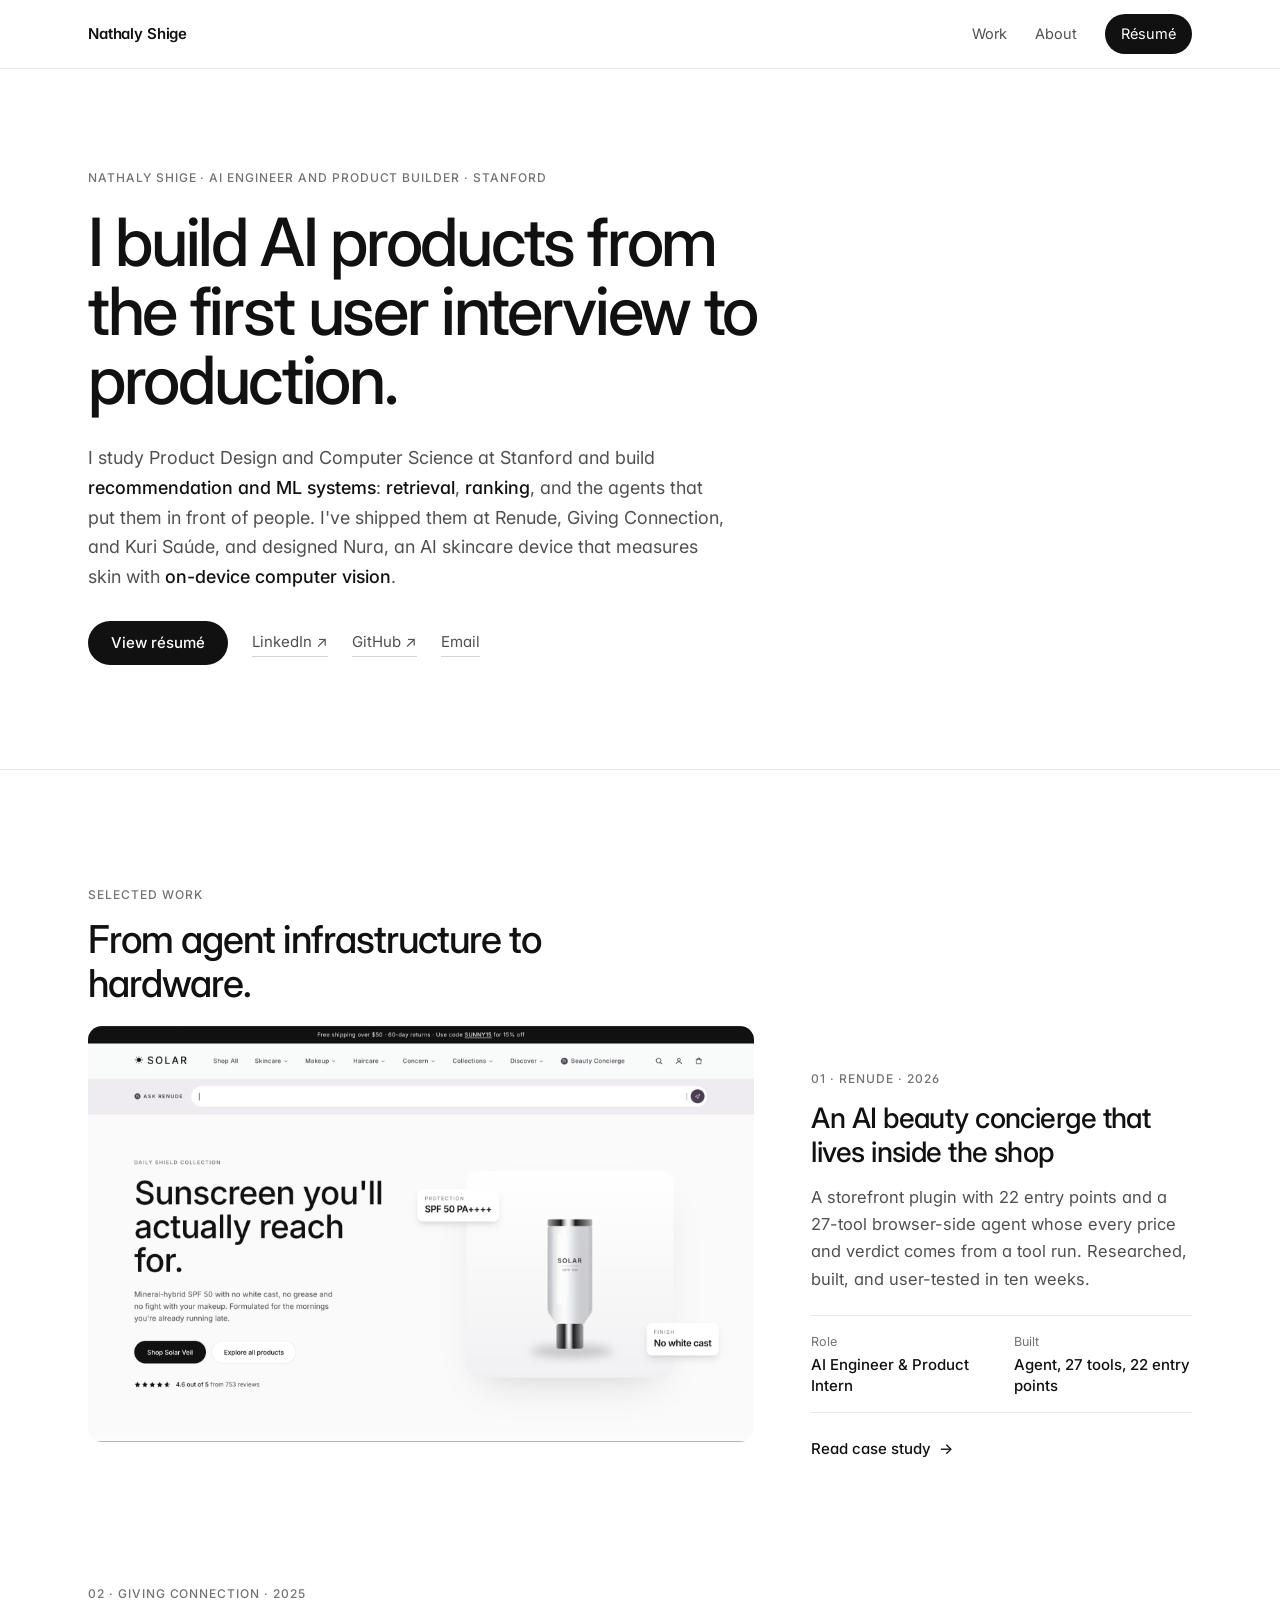
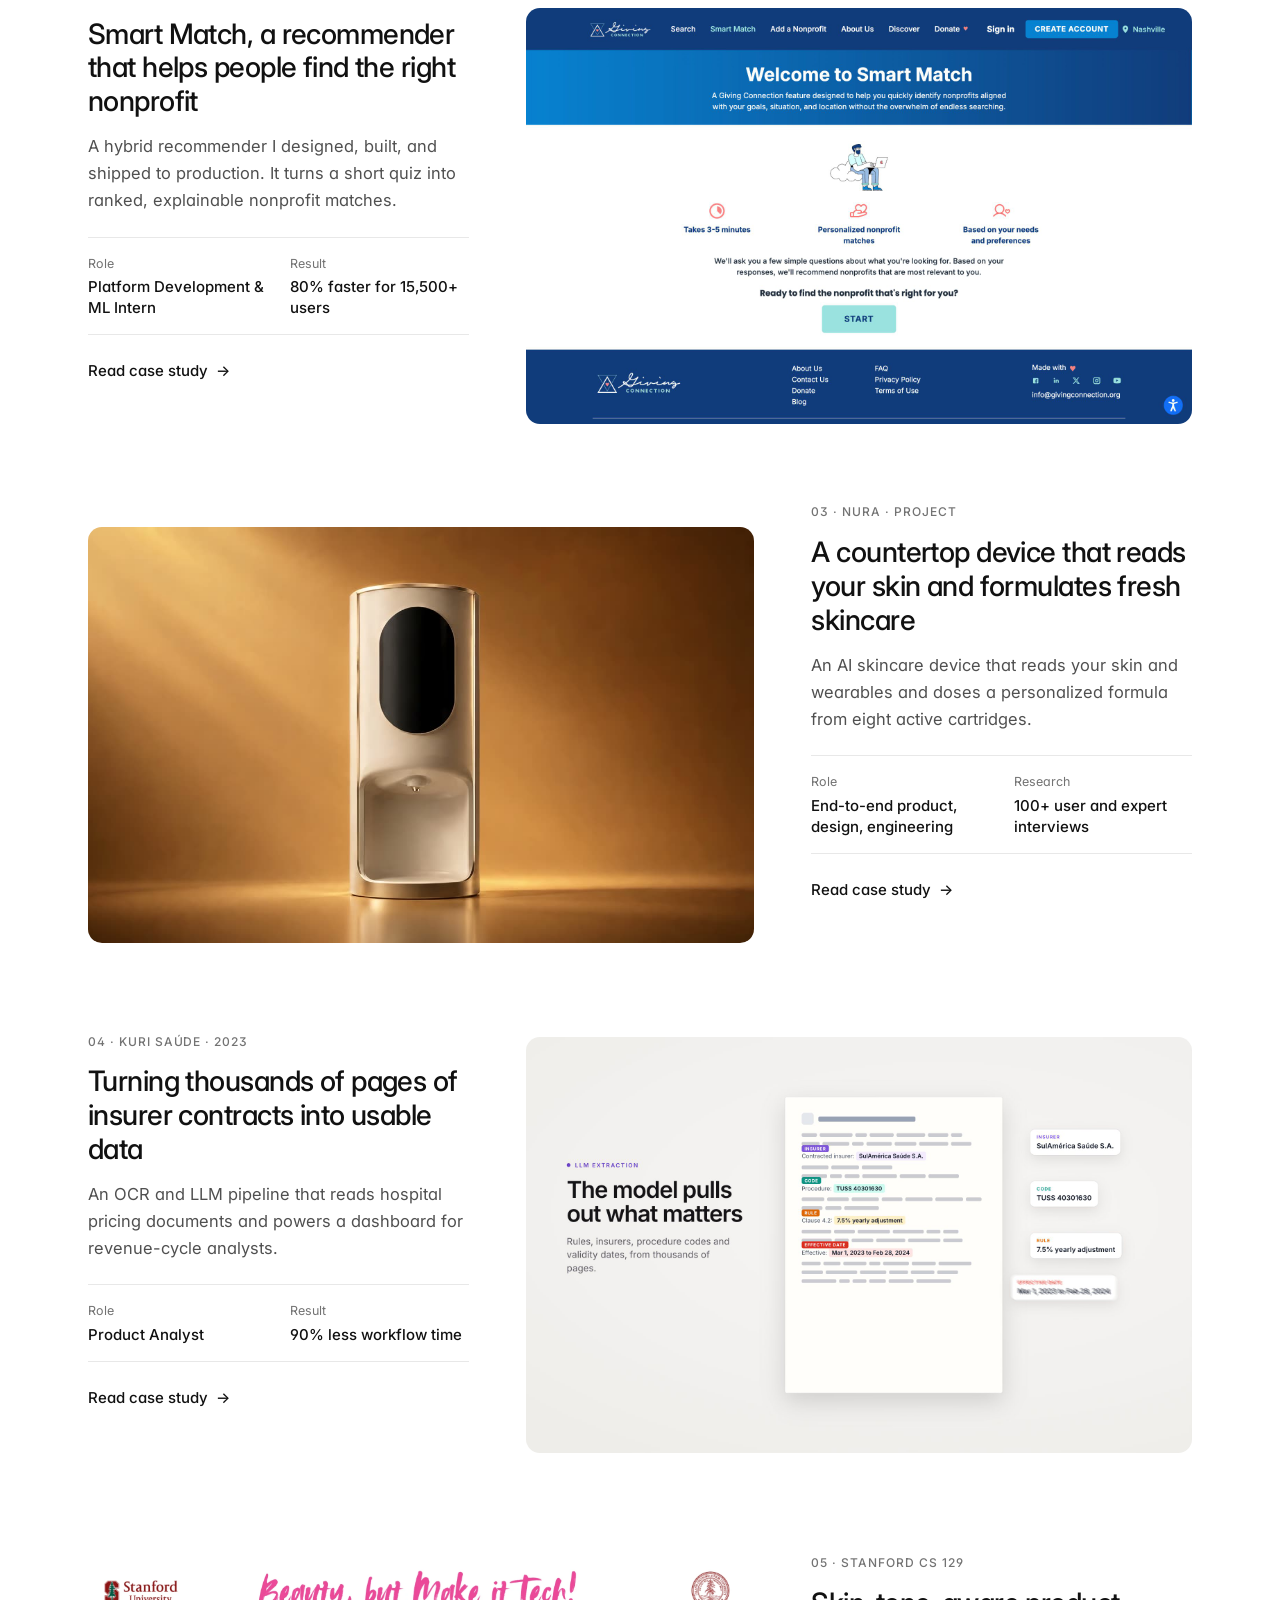
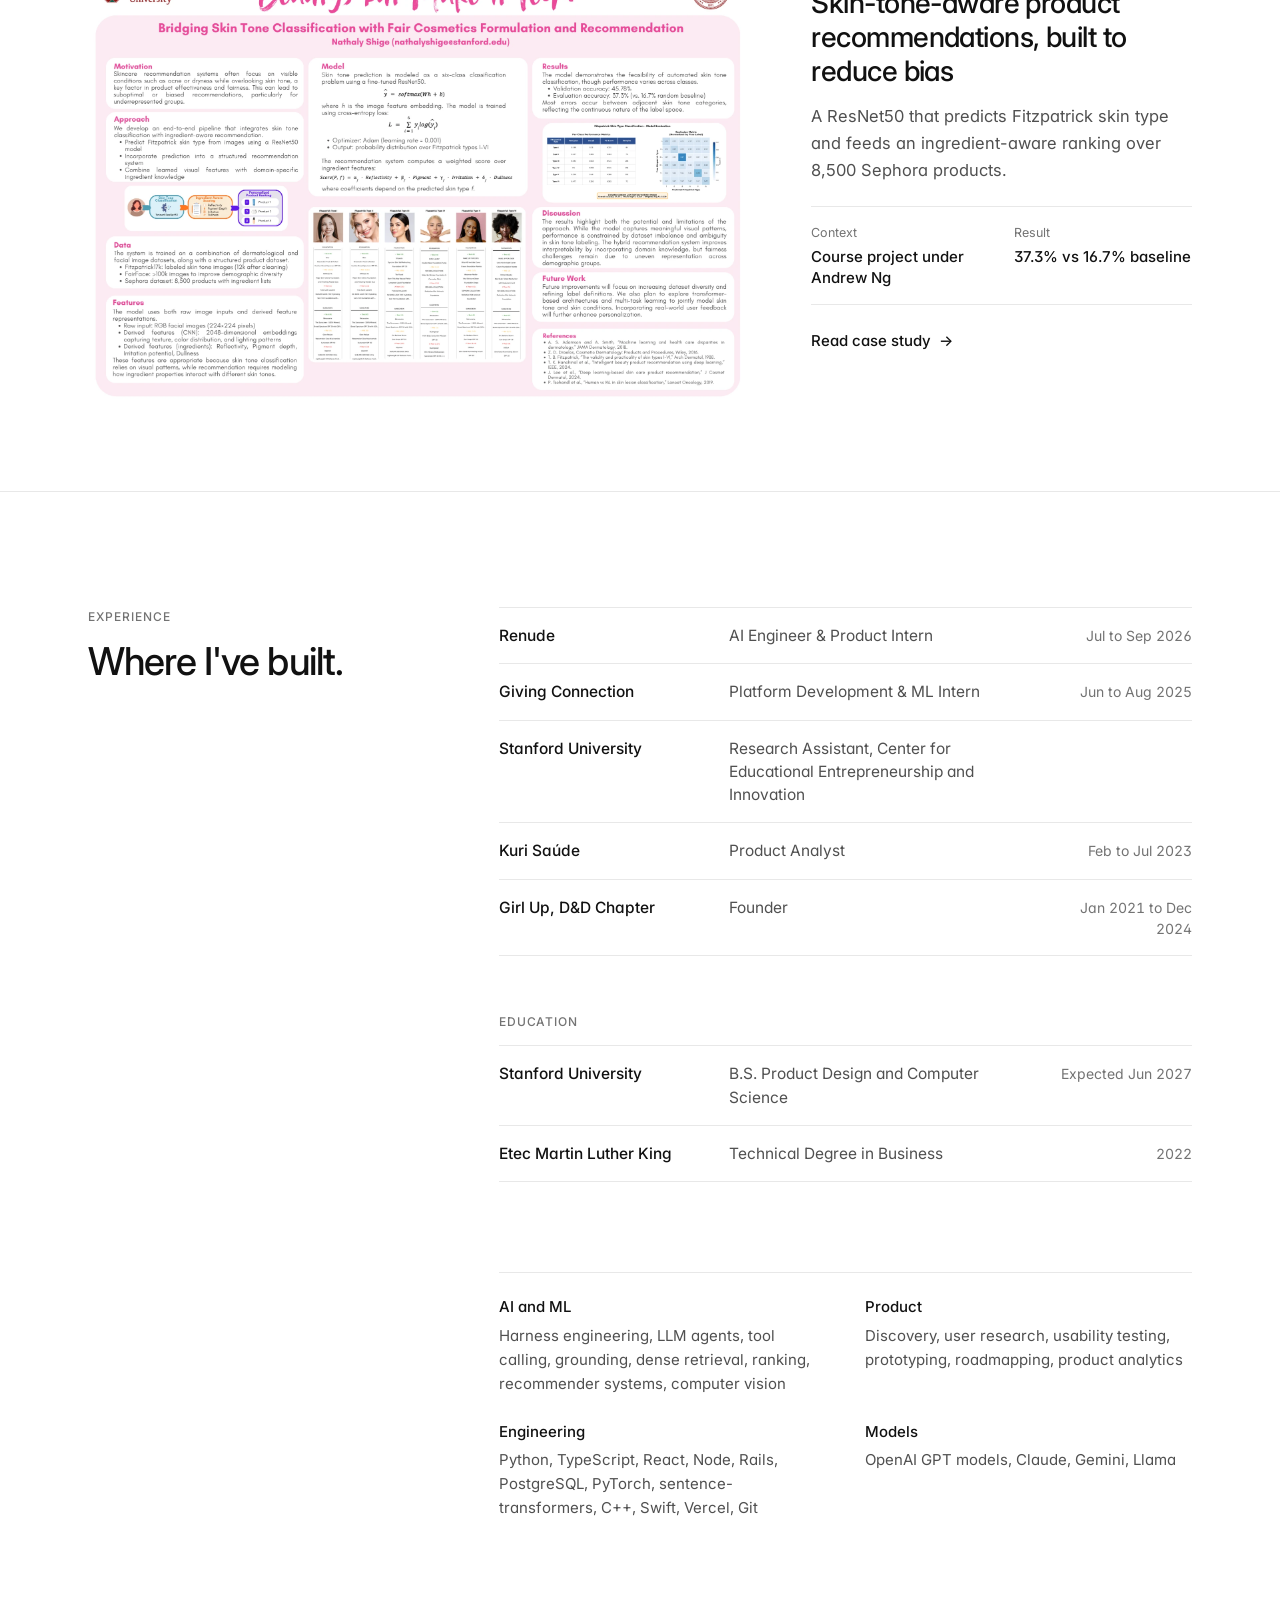
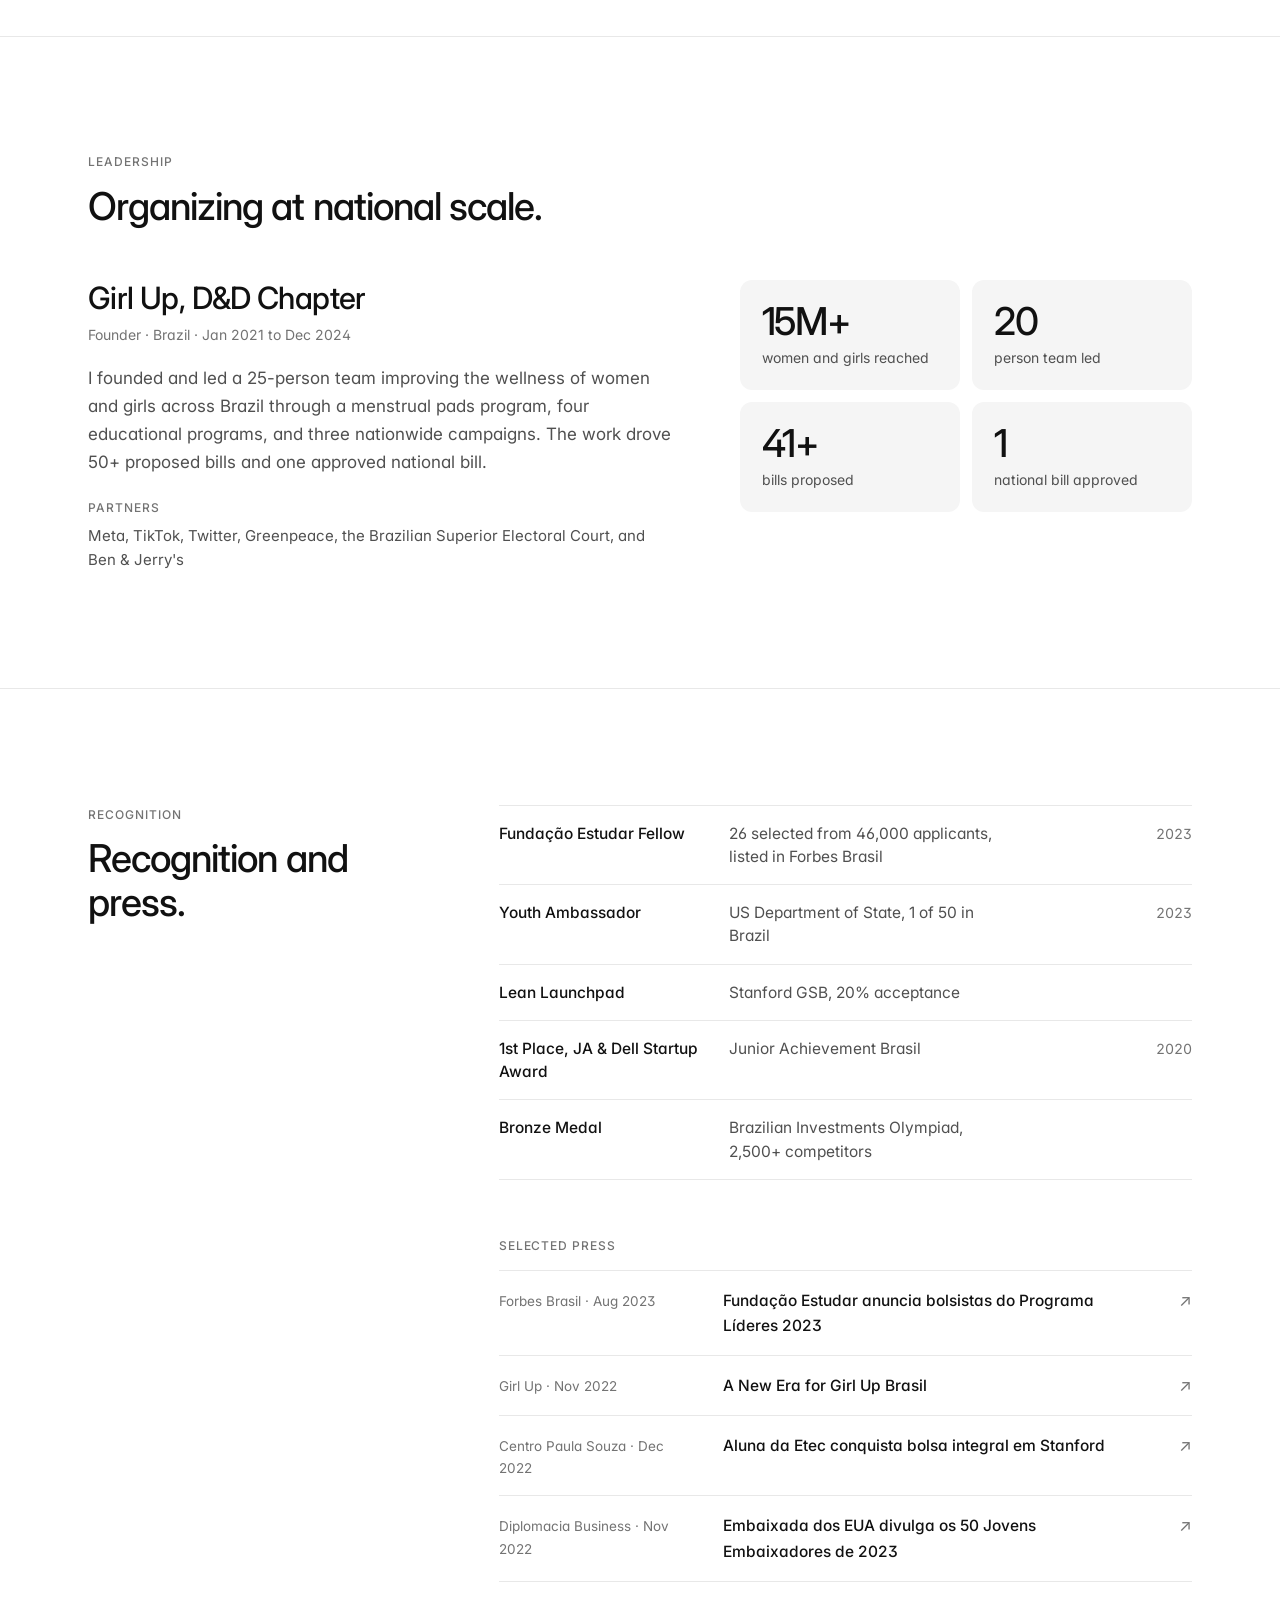
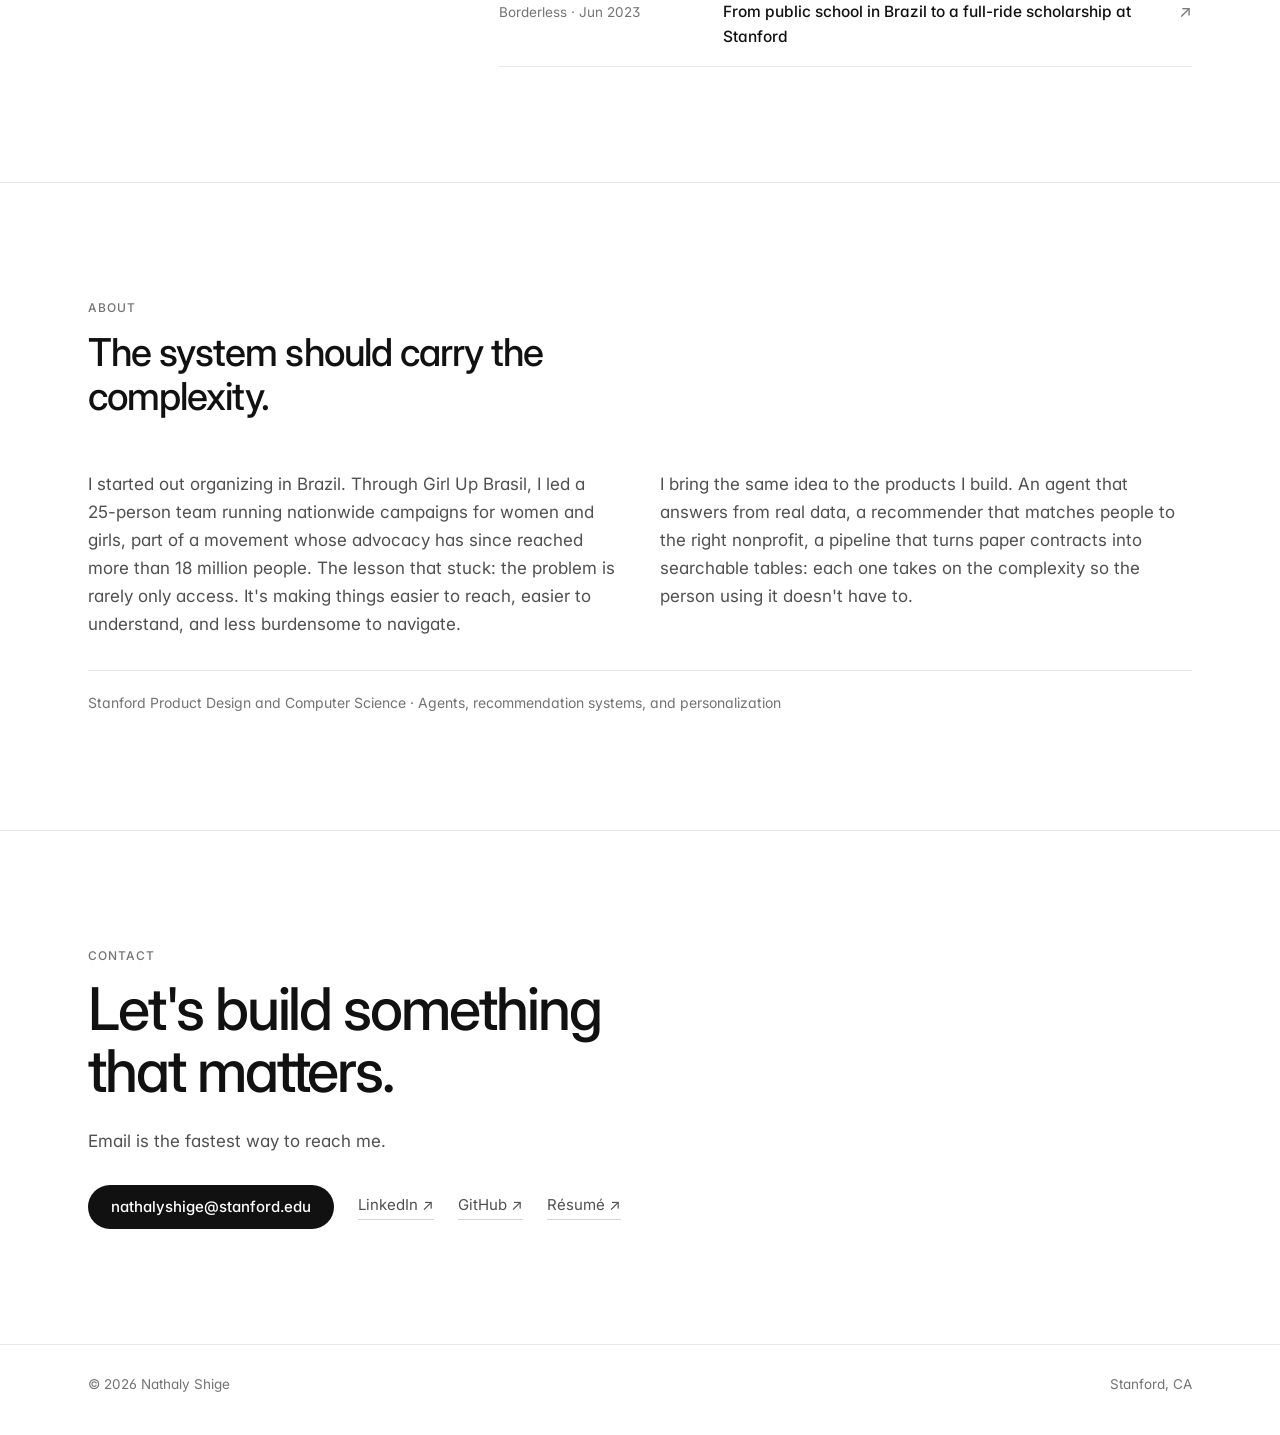
<file: index.html>
<!DOCTYPE html>
<html lang="en">
<head>
  <meta charset="UTF-8" />
  <meta name="viewport" content="width=device-width, initial-scale=1.0" />
  <title>Nathaly Shige, AI Engineer and Product Builder</title>
  <meta name="description" content="AI engineer and product builder at Stanford building recommendation and ML systems, from retrieval and ranking to the agents that put them in front of people." />
  <meta name="theme-color" content="#FFFFFF" />
  <link rel="preconnect" href="https://fonts.googleapis.com" />
  <link rel="preconnect" href="https://fonts.gstatic.com" crossorigin />
  <link href="https://fonts.googleapis.com/css2?family=Inter:wght@400;500;600&display=swap" rel="stylesheet" />
  <link rel="stylesheet" href="styles.css?v=20" />
  <script>document.documentElement.classList.add('js');</script>
</head>
<body>

  <header class="nav">
    <div class="container nav-inner">
      <a href="#top" class="wordmark">Nathaly Shige</a>
      <nav class="nav-links">
        <a href="#work">Work</a>
        <a href="#about" class="hide-sm">About</a>
        <a href="Nathaly-Shige-Resume.pdf" target="_blank" rel="noopener" class="nav-cta">Résumé</a>
      </nav>
    </div>
  </header>

  <main id="top">

    <section class="hero">
      <div class="container">
        <p class="eyebrow reveal">Nathaly Shige · AI engineer and product builder · Stanford</p>
        <h1 class="reveal">I build AI products from the first user interview to production.</h1>
        <p class="lede reveal">
          I study Product Design and Computer Science at Stanford and build
          <strong>recommendation and ML systems</strong>: <strong>retrieval</strong>,
          <strong>ranking</strong>, and the agents that put them in front of people.
          I've shipped them at Renude, Giving Connection, and Kuri Saúde, and
          designed Nura, an AI skincare device that measures skin with
          <strong>on-device computer vision</strong>.
        </p>
        <div class="hero-actions reveal">
          <a class="btn btn--dark" href="Nathaly-Shige-Resume.pdf" target="_blank" rel="noopener">View résumé</a>
          <a class="link" href="https://www.linkedin.com/in/nathalyshige/" target="_blank" rel="noopener">LinkedIn ↗</a>
          <a class="link" href="https://github.com/nathalyshige" target="_blank" rel="noopener">GitHub ↗</a>
          <a class="link" href="mailto:nathalyshige@stanford.edu">Email</a>
        </div>
      </div>
    </section>

    <section class="section" id="work">
      <div class="container">
        <header class="section-head reveal">
          <p class="eyebrow">Selected work</p>
          <h2 class="section-title">From agent infrastructure to hardware.</h2>
        </header>

        <div class="work-list">

          <article class="work-row reveal">
            <a class="work-media fill" href="work/renude.html" aria-label="Renude case study">
              <video data-autoplay muted loop playsinline preload="metadata" poster="images/renude/concierge-poster.jpg" data-still="images/renude/concierge-still.webp" aria-label="Feature film of the Renude Beauty Concierge: entry points across the store, a grid that reorders itself, an answer built from tool calls, a panel that follows the shopper, named skills and occasion planning, makeup and hair, consultation depth, a swap with Undo, saved products, voice input, and review summaries">
                <source src="images/renude/concierge.mp4" type="video/mp4" />
              </video>
            </a>
            <div class="work-info">
              <p class="eyebrow">01 · Renude · 2026</p>
              <h3 class="work-title"><a href="work/renude.html">An AI beauty concierge that lives inside the shop</a></h3>
              <p class="work-sum">A storefront plugin with 22 entry points and a 27-tool browser-side agent whose every price and verdict comes from a tool run. Researched, built, and user-tested in ten weeks.</p>
              <dl class="facts">
                <div><dt>Role</dt><dd>AI Engineer &amp; Product Intern</dd></div>
                <div><dt>Built</dt><dd>Agent, 27 tools, 22 entry points</dd></div>
              </dl>
              <a class="arrow-link" href="work/renude.html">Read case study <span aria-hidden="true">→</span></a>
            </div>
          </article>

          <article class="work-row reveal">
            <a class="work-media fill" href="work/smart-match.html" aria-label="Smart Match case study">
              <video data-autoplay muted loop playsinline preload="metadata" poster="images/smart-match/match-poster.jpg" data-still="images/smart-match/match-still.webp" aria-label="Film of Smart Match: the quiz, a diagram of how matches are ranked, and the results with their reasons">
                <source src="images/smart-match/match.mp4" type="video/mp4" />
              </video>
            </a>
            <div class="work-info">
              <p class="eyebrow">02 · Giving Connection · 2025</p>
              <h3 class="work-title"><a href="work/smart-match.html">Smart Match, a recommender that helps people find the right nonprofit</a></h3>
              <p class="work-sum">A hybrid recommender I designed, built, and shipped to production. It turns a short quiz into ranked, explainable nonprofit matches.</p>
              <dl class="facts">
                <div><dt>Role</dt><dd>Platform Development &amp; ML Intern</dd></div>
                <div><dt>Result</dt><dd>80% faster for 15,500+ users</dd></div>
              </dl>
              <a class="arrow-link" href="work/smart-match.html">Read case study <span aria-hidden="true">→</span></a>
            </div>
          </article>

          <article class="work-row reveal">
            <a class="work-media fill" href="work/nura.html" aria-label="Nura case study">
              <video data-autoplay muted loop playsinline preload="metadata" poster="images/nura/hero-poster.jpg" aria-label="Product film of the Nura device">
                <source src="images/nura/hero.mp4" type="video/mp4" />
              </video>
            </a>
            <div class="work-info">
              <p class="eyebrow">03 · Nura · Project</p>
              <h3 class="work-title"><a href="work/nura.html">A countertop device that reads your skin and formulates fresh skincare</a></h3>
              <p class="work-sum">An AI skincare device that reads your skin and wearables and doses a personalized formula from eight active cartridges.</p>
              <dl class="facts">
                <div><dt>Role</dt><dd>End-to-end product, design, engineering</dd></div>
                <div><dt>Research</dt><dd>100+ user and expert interviews</dd></div>
              </dl>
              <a class="arrow-link" href="work/nura.html">Read case study <span aria-hidden="true">→</span></a>
            </div>
          </article>

          <article class="work-row reveal">
            <a class="work-media fill" href="work/kuri-saude.html" aria-label="Kuri Saúde case study">
              <video data-autoplay muted loop playsinline preload="metadata" poster="images/kuri/kuri-poster.jpg?v=2" data-still="images/kuri-dashboard-en.webp" aria-label="Film of the Kuri Saúde pipeline: scanned contracts are read, key fields extracted and normalized, and the analyst dashboard builds itself">
                <source src="images/kuri/kuri.mp4?v=2" type="video/mp4" />
              </video>
            </a>
            <div class="work-info">
              <p class="eyebrow">04 · Kuri Saúde · 2023</p>
              <h3 class="work-title"><a href="work/kuri-saude.html">Turning thousands of pages of insurer contracts into usable data</a></h3>
              <p class="work-sum">An OCR and LLM pipeline that reads hospital pricing documents and powers a dashboard for revenue-cycle analysts.</p>
              <dl class="facts">
                <div><dt>Role</dt><dd>Product Analyst</dd></div>
                <div><dt>Result</dt><dd>90% less workflow time</dd></div>
              </dl>
              <a class="arrow-link" href="work/kuri-saude.html">Read case study <span aria-hidden="true">→</span></a>
            </div>
          </article>

          <article class="work-row reveal">
            <a class="work-media" href="work/fairness.html" aria-label="Fairness-aware cosmetics recommendation case study">
              <img src="images/fairness-poster.webp" width="2000" height="1333" alt="Research poster: Bridging Skin Tone Classification with Fair Cosmetics Formulation and Recommendation" />
            </a>
            <div class="work-info">
              <p class="eyebrow">05 · Stanford CS 129</p>
              <h3 class="work-title"><a href="work/fairness.html">Skin-tone-aware product recommendations, built to reduce bias</a></h3>
              <p class="work-sum">A ResNet50 that predicts Fitzpatrick skin type and feeds an ingredient-aware ranking over 8,500 Sephora products.</p>
              <dl class="facts">
                <div><dt>Context</dt><dd>Course project under Andrew Ng</dd></div>
                <div><dt>Result</dt><dd>37.3% vs 16.7% baseline</dd></div>
              </dl>
              <a class="arrow-link" href="work/fairness.html">Read case study <span aria-hidden="true">→</span></a>
            </div>
          </article>

        </div>
      </div>
    </section>

    <section class="section" id="experience">
      <div class="container split">
        <header class="section-head reveal">
          <p class="eyebrow">Experience</p>
          <h2 class="section-title">Where I've built.</h2>
        </header>
        <div>
          <ul class="rows">
            <li class="reveal"><span class="org">Renude</span><span class="role">AI Engineer &amp; Product Intern</span><span class="when">Jul to Sep 2026</span></li>
            <li class="reveal"><span class="org">Giving Connection</span><span class="role">Platform Development &amp; ML Intern</span><span class="when">Jun to Aug 2025</span></li>
            <li class="reveal"><span class="org">Stanford University</span><span class="role">Research Assistant, Center for Educational Entrepreneurship and Innovation</span><span class="when"></span></li>
            <li class="reveal"><span class="org">Kuri Saúde</span><span class="role">Product Analyst</span><span class="when">Feb to Jul 2023</span></li>
            <li class="reveal"><span class="org">Girl Up, D&amp;D Chapter</span><span class="role">Founder</span><span class="when">Jan 2021 to Dec 2024</span></li>
          </ul>

          <p class="eyebrow sub-head reveal">Education</p>
          <ul class="rows">
            <li class="reveal"><span class="org">Stanford University</span><span class="role">B.S. Product Design and Computer Science</span><span class="when">Expected Jun 2027</span></li>
            <li class="reveal"><span class="org">Etec Martin Luther King</span><span class="role">Technical Degree in Business</span><span class="when">2022</span></li>
          </ul>

          <p class="eyebrow sub-head reveal">Skills</p>
          <div class="skills reveal">
            <div><h4>AI and ML</h4><p>Harness engineering, LLM agents, tool calling, grounding, dense retrieval, ranking, recommender systems, computer vision</p></div>
            <div><h4>Product</h4><p>Discovery, user research, usability testing, prototyping, roadmapping, product analytics</p></div>
            <div><h4>Engineering</h4><p>Python, TypeScript, React, Node, Rails, PostgreSQL, PyTorch, sentence-transformers, C++, Swift, Vercel, Git</p></div>
            <div><h4>Models</h4><p>OpenAI GPT models, Claude, Gemini, Llama</p></div>
          </div>
        </div>
      </div>
    </section>

    <section class="section" id="leadership">
      <div class="container">
        <header class="section-head reveal">
          <p class="eyebrow">Leadership</p>
          <h2 class="section-title">Organizing at national scale.</h2>
        </header>
        <div class="lead-grid">
          <div>
            <h3 class="lead-name reveal">Girl Up, D&amp;D Chapter</h3>
            <p class="lead-meta reveal">Founder · Brazil · Jan 2021 to Dec 2024</p>
            <p class="lead-text reveal">
              I founded and led a 25-person team improving the wellness of women
              and girls across Brazil through a menstrual pads program, four
              educational programs, and three nationwide campaigns. The work
              drove 50+ proposed bills and one approved national bill.
            </p>
            <p class="partners reveal">
              <span class="eyebrow">Partners</span>
              Meta, TikTok, Twitter, Greenpeace, the Brazilian Superior Electoral Court, and Ben &amp; Jerry's
            </p>
          </div>
          <ul class="figures reveal">
            <li><b>18M+</b><span>women and girls reached</span></li>
            <li><b>25</b><span>person team led</span></li>
            <li><b>50+</b><span>bills proposed</span></li>
            <li><b>1</b><span>national bill approved</span></li>
          </ul>
        </div>
      </div>
    </section>

    <section class="section" id="recognition">
      <div class="container split">
        <header class="section-head reveal">
          <p class="eyebrow">Recognition</p>
          <h2 class="section-title">Recognition and press.</h2>
        </header>
        <div>
          <ul class="rows">
            <li class="reveal"><span class="org">Fundação Estudar Fellow</span><span class="role">26 selected from 46,000 applicants, listed in Forbes Brasil</span><span class="when">2023</span></li>
            <li class="reveal"><span class="org">Youth Ambassador</span><span class="role">US Department of State, 1 of 50 in Brazil</span><span class="when">2023</span></li>
            <li class="reveal"><span class="org">Lean Launchpad</span><span class="role">Stanford GSB, 20% acceptance</span><span class="when"></span></li>
            <li class="reveal"><span class="org">1st Place, JA &amp; Dell Startup Award</span><span class="role">Junior Achievement Brasil</span><span class="when">2020</span></li>
            <li class="reveal"><span class="org">Bronze Medal</span><span class="role">Brazilian Investments Olympiad, 2,500+ competitors</span><span class="when"></span></li>
          </ul>

          <p class="eyebrow sub-head reveal">Selected press</p>
          <ul class="press-list">
            <li class="reveal"><a href="https://forbes.com.br/carreira/2023/08/fundacao-estudar-anuncia-bolsistas-do-programa-lideres-2023/" target="_blank" rel="noopener"><span class="outlet">Forbes Brasil · Aug 2023</span><span class="headline">Fundação Estudar anuncia bolsistas do Programa Líderes 2023</span><span class="arrow" aria-hidden="true">↗</span></a></li>
            <li class="reveal"><a href="https://girlup.org/voices/a-new-era-for-girl-up-brasil" target="_blank" rel="noopener"><span class="outlet">Girl Up · Nov 2022</span><span class="headline">A New Era for Girl Up Brasil</span><span class="arrow" aria-hidden="true">↗</span></a></li>
            <li class="reveal"><a href="https://www.cps.sp.gov.br/aluna-da-etec-martin-luther-king-conquista-bolsa-integral-em-stanford/" target="_blank" rel="noopener"><span class="outlet">Centro Paula Souza · Dec 2022</span><span class="headline">Aluna da Etec conquista bolsa integral em Stanford</span><span class="arrow" aria-hidden="true">↗</span></a></li>
            <li class="reveal"><a href="https://www.diplomaciabusiness.com/embaixada-dos-eua-divulga-nomes-dos-50-jovens-embaixadores-selecionados-para-o-programa-de-2023/" target="_blank" rel="noopener"><span class="outlet">Diplomacia Business · Nov 2022</span><span class="headline">Embaixada dos EUA divulga os 50 Jovens Embaixadores de 2023</span><span class="arrow" aria-hidden="true">↗</span></a></li>
            <li class="reveal"><a href="https://borderless.so/stories/from-public-school-in-brazil-to-a-full-ride-scholarship-at-stanford-university-class-of-2027" target="_blank" rel="noopener"><span class="outlet">Borderless · Jun 2023</span><span class="headline">From public school in Brazil to a full-ride scholarship at Stanford</span><span class="arrow" aria-hidden="true">↗</span></a></li>
          </ul>
        </div>
      </div>
    </section>

    <section class="section" id="about">
      <div class="container">
        <header class="section-head reveal">
          <p class="eyebrow">About</p>
          <h2 class="section-title">The system should carry the complexity.</h2>
        </header>
        <div class="about-cols">
          <p class="reveal">
            I started out organizing in Brazil. Through Girl Up Brasil, I led a
            <span style="white-space:nowrap">25-person</span> team running nationwide campaigns for women and girls, part
            of a movement whose advocacy has since reached more than 18 million
            people. The lesson that stuck: the problem is rarely only access. It's
            making things easier to reach, easier to understand, and less
            burdensome to navigate.
          </p>
          <p class="reveal">
            I bring the same idea to the products I build. An agent that answers
            from real data, a recommender that matches people
            to the right nonprofit, a pipeline that turns paper contracts into
            searchable tables: each one takes on the complexity so the person
            using it doesn't have to.
          </p>
        </div>
        <p class="about-meta reveal">Stanford Product Design and Computer Science · Agents, recommendation systems, and personalization</p>
      </div>
    </section>

    <section class="section" id="contact">
      <div class="container">
        <p class="eyebrow reveal">Contact</p>
        <p class="contact-title reveal">Let's build something that matters.</p>
        <p class="contact-sub reveal">Email is the fastest way to reach me.</p>
        <div class="hero-actions reveal">
          <a class="btn btn--dark" href="mailto:nathalyshige@stanford.edu">nathalyshige@stanford.edu</a>
          <a class="link" href="https://www.linkedin.com/in/nathalyshige/" target="_blank" rel="noopener">LinkedIn ↗</a>
          <a class="link" href="https://github.com/nathalyshige" target="_blank" rel="noopener">GitHub ↗</a>
          <a class="link" href="Nathaly-Shige-Resume.pdf" target="_blank" rel="noopener">Résumé ↗</a>
        </div>
      </div>
    </section>

  </main>

  <footer class="footer">
    <div class="container footer-inner">
      <span>© 2026 Nathaly Shige</span>
      <span>Stanford, CA</span>
    </div>
  </footer>

  <script src="site.js?v=10"></script>
</body>
</html>
</file>
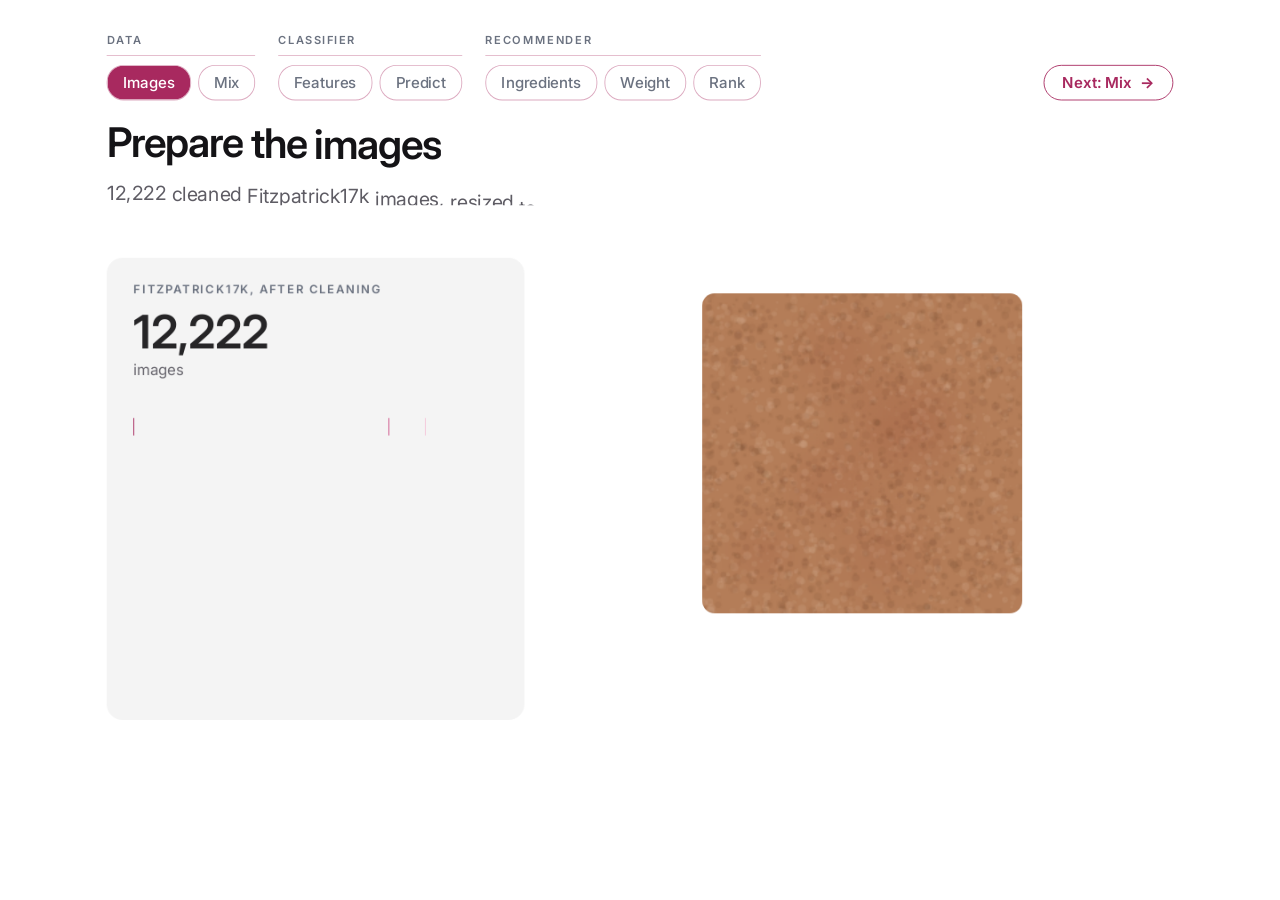
<file: explainers/cs129/index.html>
<!doctype html>
<html>
<head>
<meta charset="utf-8">
<meta name="viewport" content="width=device-width, initial-scale=1">
<meta name="robots" content="noindex">
<title>CS 129 walkthrough</title>
<link href="https://fonts.googleapis.com/css2?family=Inter:wght@400;500;600;700&family=JetBrains+Mono:wght@400;500;600&display=block" rel="stylesheet">
<style>
  :root { --acc: #A8295F; --acc2: #D0558A; --acc3: #F4C6DA; --teal: #D0558A; --ink: #141316; --ink2: #5E5C64; --ink3: #6B7280; }
  html, body { margin: 0; background: #fff; overflow: hidden; }
  #stage { position: relative; width: 1440px; height: 900px; overflow: hidden; font-family: Inter, sans-serif; color: var(--ink); -webkit-font-smoothing: antialiased; }
  .bgfill { position: absolute; inset: 0; background: #FFFFFF; }
  .o { position: absolute; left: 0; top: 0; transform-origin: 0 0; }
  .card { background: #fff; border-radius: 18px; box-shadow: 0 1px 2px rgba(20,19,22,.05), 0 18px 48px rgba(30,24,36,.09); }
  .mono { font-family: 'JetBrains Mono', monospace; }
  #cv { position: absolute; left: 0; top: 0; width: 1440px; height: 900px; z-index: 5; pointer-events: none; }
  #heads { position: absolute; left: 120px; top: 134px; width: 1200px; z-index: 6; }
  .head { position: absolute; left: 0; top: 0; width: 1200px; }
  .head h1 { margin: 0; font: 600 46px/1.08 Inter, sans-serif; letter-spacing: -0.03em; }
  .head p { margin: 14px 0 0; font: 400 22px/1.4 Inter, sans-serif; color: var(--ink2); }
  .w { display: inline-block; overflow: hidden; vertical-align: top; padding-bottom: 0.12em; margin-bottom: -0.12em; }
  .w > span { display: inline-block; }
  #rail { position: absolute; left: 120px; top: 40px; display: flex; gap: 26px; z-index: 6; }
  .grp { display: flex; flex-direction: column; gap: 10px; }
  .grp > i { font: 600 12.5px/1 Inter; letter-spacing: 0.14em; color: var(--ink3); font-style: normal; padding-bottom: 9px; border-bottom: 1.5px solid rgba(168,41,95,.3); white-space: nowrap; }
  .grp > div { display: flex; gap: 8px; }
  .pill { position: relative; margin: 0; box-sizing: content-box; -webkit-appearance: none; appearance: none; height: 38px; padding: 0 17px; border-radius: 19px; background: #fff; border: 1px solid rgba(168,41,95,.4); font: 500 17px/38px Inter, sans-serif; color: #6B7280; overflow: hidden; white-space: nowrap; cursor: default; }
  .pill b { position: absolute; inset: 0; background: var(--acc); opacity: 0; }
  .pill span { position: relative; }
  .kick { display: flex; align-items: center; gap: 10px; font: 600 13px/1 Inter; letter-spacing: 0.16em; color: var(--acc); z-index: 6; }
  .kick i { width: 8px; height: 8px; border-radius: 50%; background: var(--acc); }
  #cursor { position: absolute; left: 0; top: 0; width: 26px; height: 26px; z-index: 8; opacity: 0; }
  .ring { position: absolute; width: 40px; height: 40px; margin: -20px 0 0 -20px; border-radius: 50%; border: 2px solid var(--acc); opacity: 0; z-index: 8; }
  #clipFade { z-index: 9; }

  /* arch */
  .quiz { width: 720px; overflow: hidden; }
  .qbar { height: 54px; display: flex; align-items: center; gap: 8px; padding: 0 22px; border-bottom: 1px solid #EEF0F3; }
  .qbar > i { width: 11px; height: 11px; border-radius: 50%; background: #E3E5EA; }
  .qbar > b { margin-left: 12px; font: 600 16px Inter; }
  .prog { margin-left: auto; width: 170px; height: 6px; border-radius: 3px; background: #EEF0F3; overflow: hidden; }
  .prog > em { display: block; height: 100%; background: var(--acc); transform-origin: 0 50%; transform: scaleX(0); }
  .qb { padding: 30px 40px 38px; }
  .qq + .qq { margin-top: 28px; }
  .qq > p { margin: 0 0 14px; font: 600 20px/1.25 Inter; }
  .chips { display: flex; gap: 10px; }
  .chip, .fly { position: relative; display: inline-flex; align-items: center; height: 46px; padding: 0 16px; border-radius: 23px; border: 1.5px solid #D5DAE3; background: #fff; font: 500 17px/1 Inter; color: #3B4A63; overflow: hidden; white-space: nowrap; box-sizing: border-box; }
  .chip b { position: absolute; inset: -1.5px; background: var(--acc); opacity: 0; }
  .chip span { position: relative; }
  .fly { position: absolute; background: var(--acc); border-color: var(--acc); color: #fff; z-index: 4; }
  .prof { width: 440px; padding: 22px 30px 14px; box-sizing: border-box; }
  .cap { margin: 0 0 12px; font: 600 13px/1 Inter; letter-spacing: 0.14em; color: var(--ink3); }
  .pr { position: relative; display: flex; align-items: center; min-height: 56px; border-top: 1px solid #EEF0F3; }
  .pr > s { position: absolute; inset: 4px -14px; border-radius: 10px; background: rgba(17,60,123,.07); opacity: 0; }
  .pr > span { position: relative; width: 96px; flex: none; font: 500 18px Inter; color: var(--ink2); }
  .pr > div { position: relative; display: flex; gap: 8px; }
  .tag { font: 500 16px/1 'JetBrains Mono'; font-style: normal; color: var(--acc); background: #EEF2F8; border-radius: 8px; padding: 9px 11px; opacity: 0; }
  .qry { width: 880px; height: 240px; padding: 20px 26px; box-sizing: border-box; overflow: hidden; }
  .qt { margin: 0; font: 500 20px/33px 'JetBrains Mono'; color: var(--ink); }
  .pre { margin: 0; font: 500 17px/30px 'JetBrains Mono'; color: var(--teal); }
  .caret { display: inline-block; width: 2px; height: 22px; background: var(--ink); vertical-align: -4px; margin-left: 1px; }
  .model { width: 460px; height: 170px; box-sizing: border-box; padding: 24px 30px; border-radius: 18px; background: #17161A; color: #fff; }
  .model .cap { color: #6FD0D3; }
  .model b { display: block; font: 600 34px/1.1 Inter; letter-spacing: -0.02em; }
  .model span { display: block; margin-top: 12px; font: 500 16px 'JetBrains Mono'; color: #9AA3B5; }
  .vnum { font: 500 20px 'JetBrains Mono'; color: var(--ink2); white-space: nowrap; }
  .vlab { width: 300px; text-align: right; font: 500 18px Inter; color: var(--ink2); }
  .glab { width: 190px; text-align: right; font: 400 18px/22px Inter; color: var(--ink2); white-space: nowrap; }
  .glab b { color: var(--ink); font-weight: 600; margin-right: 8px; }
  .clab { font: 500 18px Inter; color: var(--ink2); white-space: nowrap; }
  .frame { width: 1240px; height: 600px; border-radius: 16px; background: #F1F2F4; box-shadow: 0 30px 80px rgba(30,24,36,.14); overflow: hidden; }
  .fbar { height: 44px; background: #fff; display: flex; align-items: center; gap: 8px; padding: 0 18px; border-bottom: 1px solid #E7E9EE; }
  .fbar i { width: 11px; height: 11px; border-radius: 50%; background: #E3E5EA; }
  .fbar span { margin-left: 16px; font: 500 15px Inter; color: #8A8F9C; background: #F3F4F6; padding: 6px 14px; border-radius: 8px; }
  .rrow { position: absolute; left: 0; width: 1200px; height: 44px; box-sizing: border-box; padding: 0 22px 0 64px; display: flex; align-items: center; gap: 18px; background: #fff; border-radius: 12px; box-shadow: 0 1px 2px rgba(20,19,22,.05), 0 6px 18px rgba(30,24,36,.05); }
  .rrow b { font: 600 19px Inter; white-space: nowrap; }
  .rrow > span { flex: 1; min-width: 0; font: 400 16px Inter; color: var(--ink2); white-space: nowrap; overflow: hidden; text-overflow: ellipsis; }
  .th { display: flex; gap: 16px; color: #8A8F9C; opacity: 0; }
  .th svg { width: 22px; height: 22px; display: block; }

  /* score */
  .fcard { width: 1200px; height: 92px; display: flex; align-items: center; justify-content: center; gap: 14px; font: 500 26px Inter; color: var(--ink); }
  .fcard > b { font-weight: 600; }
  .slot { position: relative; width: 150px; height: 56px; border-radius: 12px; border: 2px dashed #C9D1DE; box-sizing: border-box; }
  .slot em, .slot strong { position: absolute; inset: 0; display: flex; align-items: center; justify-content: center; }
  .slot em { font: 400 20px Inter; font-style: normal; color: var(--ink3); }
  .slot strong { font: 600 28px 'JetBrains Mono'; color: var(--acc); opacity: 0; }
  .slot u { position: absolute; left: 13px; top: 50%; width: 9px; height: 9px; margin-top: -4.5px; border-radius: 50%; opacity: 0; }
  .tot { font: 600 30px 'JetBrains Mono'; color: var(--acc); opacity: 0; white-space: nowrap; }
  .comp p { margin: 0; white-space: nowrap; }
  .comp .lab { font: 500 19px Inter; color: var(--ink2); }
  .comp .big { font: 600 56px/1.1 'JetBrains Mono'; margin-top: 6px; }
  .comp .mid { font: 500 34px/1.2 'JetBrains Mono'; margin-top: 30px; }
  .comp .mid span { font: 400 18px Inter; color: var(--ink2); margin-left: 12px; }
  .comp .res { font: 600 64px/1.1 'JetBrains Mono'; color: var(--acc); margin-top: 30px; }
  .comp > * { opacity: 0; }
  .flyv { font: 600 28px 'JetBrains Mono'; color: var(--acc); z-index: 7; white-space: nowrap; }
  .rule { position: absolute; left: 0; width: 640px; height: 52px; box-sizing: border-box; padding: 0 16px 0 22px; display: flex; align-items: center; gap: 14px; background: #fff; border-radius: 12px; border: 1.5px solid transparent; box-shadow: 0 1px 2px rgba(20,19,22,.05), 0 6px 18px rgba(30,24,36,.05); font: 500 18px Inter; }
  .rule > span { flex: 1; white-space: nowrap; }
  .rule s { text-decoration: none; font: 600 12px/1 Inter; letter-spacing: 0.1em; color: var(--acc); background: #EEF2F8; padding: 7px 9px; border-radius: 6px; opacity: 0; }
  .rule b { font: 500 18px 'JetBrains Mono'; color: var(--ink3); width: 64px; text-align: right; }
  .rule i { width: 26px; height: 26px; border-radius: 50%; background: var(--teal); display: flex; align-items: center; justify-content: center; opacity: 0; flex: none; }
  .meter { width: 420px; }
  .meter > p { margin: 0 0 16px; font: 500 19px Inter; color: var(--ink2); }
  .track { position: relative; height: 28px; border-radius: 14px; background: #E4E7EE; }
  .seg { position: absolute; top: 0; height: 28px; transform-origin: 0 50%; transform: scaleX(0); }
  .capl { position: absolute; right: -2px; top: -12px; width: 3px; height: 52px; border-radius: 2px; background: var(--ink); }
  .capt { position: absolute; right: -2px; top: -40px; font: 500 16px Inter; color: var(--ink2); white-space: nowrap; }
  .mval { margin-top: 34px; font: 600 64px/1 'JetBrains Mono'; color: var(--acc); }
  .mval span { opacity: 0; }
  .bk { position: absolute; left: 0; width: 440px; height: 52px; box-sizing: border-box; padding: 0 22px; display: flex; align-items: center; justify-content: space-between; background: #fff; border-radius: 12px; border: 1.5px solid transparent; box-shadow: 0 1px 2px rgba(20,19,22,.05), 0 6px 18px rgba(30,24,36,.05); font: 500 18px Inter; color: var(--ink2); }
  .bk b { font: 600 20px 'JetBrains Mono'; color: var(--ink); }
  .prods p { margin: 0 0 20px; font: 500 30px/1.2 'JetBrains Mono'; display: flex; align-items: center; gap: 16px; white-space: nowrap; opacity: 0; }
  .prods i { width: 16px; height: 16px; border-radius: 4px; }
  .prods b { color: var(--acc); }
  .sbar { width: 1120px; height: 44px; border-radius: 12px; background: #E4E7EE; position: relative; overflow: hidden; }
  .sseg { position: absolute; top: 0; height: 100%; transform-origin: 0 50%; transform: scaleX(0); }
  .tick { position: absolute; top: 0; width: 2px; height: 16px; background: #B5BCC9; }
  .tickl { position: absolute; top: 24px; font: 500 17px Inter; color: var(--ink2); white-space: nowrap; transform: translateX(-50%); }
  .mark { font: 600 26px 'JetBrains Mono'; color: var(--acc); white-space: nowrap; }
  .badge { font: 600 18px/1 Inter; color: #fff; background: var(--acc); padding: 11px 16px; border-radius: 22px; white-space: nowrap; }

  /* etl */
  .tbl { width: 1200px; height: 560px; overflow: hidden; }
  .thd { position: relative; z-index: 2; height: 48px; display: flex; align-items: center; padding: 0 24px; background: #F6F7F9; font: 600 13px Inter; letter-spacing: 0.12em; color: var(--ink3); border-radius: 18px 18px 0 0; }
  .tb { position: absolute; left: 0; top: 48px; width: 1200px; }
  .tr { position: relative; height: 50px; display: flex; align-items: center; padding: 0 24px; border-bottom: 1px solid #EEF0F3; font: 400 16px Inter; color: var(--ink2); box-sizing: border-box; }
  .tr > s { position: absolute; inset: 0; background: rgba(17,60,123,.08); border-left: 4px solid var(--acc); opacity: 0; }
  .tr > span, .thd > span { position: relative; white-space: nowrap; overflow: hidden; text-overflow: ellipsis; padding-right: 18px; box-sizing: border-box; flex: none; }
  .c1 { width: 270px; } .tr .c1 { font-weight: 600; color: var(--ink); } .c2 { width: 500px; } .c3 { width: 190px; } .c4 { width: 122px; } .c5 { width: 70px; }
  .raw { width: 1200px; box-sizing: border-box; padding: 22px 30px 24px; }
  .raw .t { margin: 0; font: 400 18px/1.65 Inter; color: var(--ink2); }
  .sec { border-radius: 5px; padding: 2px 0; -webkit-box-decoration-break: clone; box-decoration-break: clone; }
  .sec b { color: var(--acc); font-weight: 600; }
  .lab2 { width: 1200px; box-sizing: border-box; padding: 20px 30px; }
  .ln { display: flex; align-items: center; gap: 16px; height: 36px; opacity: 0; }
  .ln em { flex: none; width: 150px; font: 500 15px 'JetBrains Mono'; font-style: normal; color: var(--acc); background: #EEF2F8; border-radius: 7px; padding: 6px 10px; box-sizing: border-box; }
  .ln span { flex: 1; min-width: 0; font: 400 18px Inter; color: var(--ink); white-space: nowrap; overflow: hidden; text-overflow: ellipsis; }
  .mini { width: 78px; height: 54px; border-radius: 9px; background: #fff; box-shadow: 0 4px 12px rgba(30,24,36,.08); padding: 12px 10px; box-sizing: border-box; display: flex; flex-direction: column; gap: 6px; }
  .mini i { display: block; height: 5px; border-radius: 3px; background: #DCE2EC; }
  .mini i:first-child { width: 60%; background: #9FB3D6; }
  .mini.hl { box-shadow: 0 0 0 2px var(--teal), 0 4px 12px rgba(30,24,36,.08); }
  .model.sm { width: 300px; height: 180px; }
  .cnt { width: 300px; text-align: center; font: 500 19px 'JetBrains Mono'; color: var(--ink2); }
  .axl { font: 500 17px Inter; color: var(--ink2); white-space: nowrap; }
  .call { font: 600 16px/1 Inter; color: #fff; background: var(--acc); padding: 9px 13px; border-radius: 8px; white-space: nowrap; }
  #clipFade, #cursor, .ring { pointer-events: none; }
  .nextb { position: absolute; right: 120px; top: 73px; z-index: 7; display: none; align-items: center; gap: 10px; height: 40px; padding: 0 20px; border-radius: 20px; border: 1px solid var(--acc); background: #fff; color: var(--acc); font: 600 17px/38px Inter, sans-serif; white-space: nowrap; cursor: pointer; -webkit-appearance: none; appearance: none; }
  .nextb:hover { background: var(--acc); color: #fff; }
  .live body { background: #fff; overflow: hidden; }
  .live #stage { position: absolute; left: 0; top: 0; transform-origin: 0 0; }
  .live .nextb { display: flex; }
  .live .pill { cursor: pointer; }
  .live .pill:hover { box-shadow: 0 0 0 2px rgba(168,41,95,.25); }
  .pill:focus-visible, .nextb:focus-visible, .mbar button:focus-visible { outline: 3px solid rgba(208,85,138,.7); outline-offset: 2px; }
  .mbar { display: none; }
  .sr { position: absolute; width: 1px; height: 1px; margin: 0; overflow: hidden; clip: rect(0 0 0 0); white-space: nowrap; }
  @media (max-width: 639px) {
    .live .nextb { display: none; }
    .live .mbar { position: absolute; left: 0; right: 0; display: flex; align-items: center; justify-content: space-between; gap: 10px; height: 60px; font: 500 14px Inter, sans-serif; color: var(--ink2); }
    .mbar button { height: 40px; padding: 0 18px; border-radius: 20px; border: 1px solid rgba(168,41,95,.4); background: #fff; color: var(--acc); font: 600 14px Inter, sans-serif; cursor: pointer; }
    .mbar button:disabled { opacity: 0.35; cursor: default; }
  }
</style>
</head>
<body>
<div id="stage">
  <div class="bgfill"></div>
  <div id="rail"></div>
  <div id="heads"></div>
  <canvas id="cv"></canvas>
  <svg id="cursor" viewBox="0 0 22 22"><path d="M3 2 L3 18 L7.2 14.2 L10 20.4 L12.9 19.1 L10.2 13 L16 13 Z" fill="#111" stroke="#fff" stroke-width="1.4" stroke-linejoin="round"/></svg>
  <div class="ring" id="click"></div>
  <div id="clipFade" class="bgfill" style="opacity:0"></div>
  <button class="nextb" id="nextb" type="button"><span id="nextl">Next</span><b aria-hidden="true">&rarr;</b></button>
</div>
<div class="mbar" id="mbar"><button type="button" id="mbPrev">Back</button><span id="mbLab"></span><button type="button" id="mbNext">Next</button></div>
<p class="sr" id="say" aria-live="polite"></p>
<script>
const $ = id => document.getElementById(id);
const clamp = (v, a = 0, b = 1) => Math.min(b, Math.max(a, v));
const lerp = (a, b, k) => a + (b - a) * k;
const E = {
  lin: k => k, out3: k => 1 - Math.pow(1 - k, 3), out5: k => 1 - Math.pow(1 - k, 5),
  outExpo: k => k >= 1 ? 1 : 1 - Math.pow(2, -10 * k), in3: k => k * k * k,
  io3: k => k < 0.5 ? 4 * k * k * k : 1 - Math.pow(-2 * k + 2, 3) / 2,
  io5: k => k < 0.5 ? 16 * k ** 5 : 1 - Math.pow(-2 * k + 2, 5) / 2,
  back: k => { const c1 = 1.5, c3 = c1 + 1; return 1 + c3 * Math.pow(k - 1, 3) + c1 * Math.pow(k - 1, 2); },
};
const P = (t, a, b, e = E.out3) => e(clamp((t - a) / (b - a)));
const win = (t, a, b, c, d) => P(t, a, b) * (1 - P(t, c, d, E.io3));
const show = (el, on) => { const v = on ? '' : 'none'; if (el.style.display !== v) el.style.display = v; };
const QS = new URLSearchParams(location.search);
const LIVE = !QS.has('clip');
const CLIP = QS.get('clip') || QS.get('x') || 'pipe';
const stage = $('stage');
function mk(html, parent = stage) { const t = document.createElement('template'); t.innerHTML = html.trim(); const el = t.content.firstChild; parent.appendChild(el); return el; }
function put(el, x, y, s = 1, op = 1) { show(el, op > 0.002); el.style.opacity = op; el.style.transform = `translate(${x}px, ${y}px) scale(${s})`; }
const rgb = h => [1, 3, 5].map(i => parseInt(h.slice(i, i + 2), 16));
const mixc = (a, b, k) => { const A = rgb(a), B = rgb(b); return `rgb(${A.map((v, i) => Math.round(lerp(v, B[i], clamp(k)))).join(',')})`; };
const rectOf = el => { const r = el.getBoundingClientRect(); return { x: r.left, y: r.top, w: r.width, h: r.height, cx: r.left + r.width / 2, cy: r.top + r.height / 2 }; };
let seed = 11; const rnd = () => (seed = (seed * 16807) % 2147483647) / 2147483647;

/* canvas */
const cv = $('cv'), ctx = cv.getContext('2d'); const DPR = window.devicePixelRatio || 1;
cv.width = Math.round(1440 * DPR); cv.height = Math.round(900 * DPR);
function clearC() { ctx.setTransform(DPR, 0, 0, DPR, 0, 0); ctx.globalAlpha = 1; ctx.clearRect(0, 0, 1440, 900); }
function dot(x, y, r, col, a) { if (a <= 0.005 || r <= 0) return; ctx.globalAlpha = Math.min(1, a); ctx.fillStyle = col; ctx.beginPath(); ctx.arc(x, y, r, 0, Math.PI * 2); ctx.fill(); }
function heat(v) { const lim = 0.06, a = Math.pow(Math.min(1, Math.abs(v) / lim), 0.8); const m = [244, 245, 248], c = v >= 0 ? [17, 60, 123] : [22, 163, 168]; return `rgb(${m.map((x, i) => Math.round(x + (c[i] - x) * a)).join(',')})`; }

/* headings, rail */
function words(t) { return t.split(' ').map(w => `<span class="w"><span>${w}</span></span>`).join(' '); }
let STEPS = [], PILLS = [];
function mkHeads(steps, top) {
  $('heads').style.top = top + 'px';
  steps.forEach(s => { s.d = mk(`<div class="head"><h1>${words(s.h)}</h1><p>${words(s.n)}</p></div>`, $('heads')); s.ws = [...s.d.querySelectorAll('.w > span')]; });
  STEPS = steps;
}
function renderHeads(u) {
  STEPS.forEach((s, i) => {
    const tin = s.tin ?? (s.t0 + (i === 0 ? 0.3 : 0.06)), tout = i === STEPS.length - 1 ? 1e9 : (s.tout ?? s.t1 - 0.5);
    const on = u > tin - 0.02 && u < tout + 0.75; show(s.d, on); if (!on) return;
    s.ws.forEach((w, j) => {
      const kin = P(u, tin + j * 0.035, tin + j * 0.035 + 0.7, E.outExpo);
      const kout = P(u, tout + j * 0.01, tout + j * 0.01 + 0.36, E.in3);
      w.style.transform = `translateY(${(1 - kin) * 110 - kout * 110}%)`;
    });
  });
}
function mkRail(groups) {
  groups.forEach(g => { const G = mk(`<div class="grp"><i>${g.label}</i><div></div></div>`, $('rail')); g.items.forEach(it => PILLS.push(mk(`<button type="button" class="pill"><b></b><span>${it}</span></button>`, G.lastChild))); });
}
function renderRail(u) {
  $('rail').style.opacity = P(u, 0.1, 0.45); $('nextb').style.opacity = P(u, 0.1, 0.45);
  PILLS.forEach((p, i) => {
    const s = STEPS[i]; const done = u >= s.t1 - 0.02;
    const k = P(u, s.t0 - 0.1, s.t0 + 0.2) * (1 - P(u, s.t1 - 0.1, s.t1 + 0.2));
    const base = done ? '#A8295F' : '#6B7280';
    p.firstChild.style.opacity = k; p.lastChild.style.color = mixc(base, '#ffffff', k);
    p.style.borderColor = done ? 'rgba(168,41,95,.7)' : 'rgba(168,41,95,.4)';
  });
}

/* cursor */
function cursorAt(x, y, op, press) { const el = $('cursor'); el.style.opacity = op; el.style.transform = `translate(${x - 3}px, ${y - 2}px) scale(${press})`; }
function ringAt(x, y, k) { const el = $('click'); el.style.left = x + 'px'; el.style.top = y + 'px'; el.style.opacity = k > 0 && k < 1 ? (1 - k) * 0.9 : 0; el.style.transform = `scale(${0.4 + k * 1.5})`; }
function glide(t, a, b, from, to, bend = 24) { const k = P(t, a, b, E.io3); return [lerp(from[0], to[0], k) + Math.sin(k * Math.PI) * bend * 0.4, lerp(from[1], to[1], k) - Math.sin(k * Math.PI) * bend]; }
function cursorPath(u, pts, tOn, tOff) {
  const op = P(u, tOn, tOn + 0.2) * (1 - P(u, tOff, tOff + 0.25));
  let pos = pts[0].slice(1, 3);
  for (let i = 1; i < pts.length; i++) { const [t1, x1, y1] = pts[i], [t0, x0, y0] = pts[i - 1]; if (u >= t0) pos = u < t1 ? glide(u, t0 + 0.06, t1 - 0.04, [x0, y0], [x1, y1]) : [x1, y1]; }
  let press = 1, ring = -1, rp = pos;
  for (const p of pts) if (p[3]) { if (u > p[0] && u < p[0] + 0.12) press = 0.85; const k = (u - p[0]) / 0.55; if (k > 0 && k < 1) { ring = k; rp = [p[1], p[2]]; } }
  cursorAt(pos[0], pos[1], op, press); ringAt(rp[0], rp[1], ring);
}
const THUP = '<svg viewBox="0 0 24 24" fill="none" stroke="currentColor" stroke-width="2" stroke-linecap="round" stroke-linejoin="round"><path d="M7 10v12"/><path d="M15 5.88 14 10h5.83a2 2 0 0 1 1.92 2.56l-2.33 8A2 2 0 0 1 17.5 22H4a2 2 0 0 1-2-2v-8a2 2 0 0 1 2-2h2.76a2 2 0 0 0 1.79-1.11L12 2a3.13 3.13 0 0 1 3 3.88Z"/></svg>';
const THDN = '<svg viewBox="0 0 24 24" fill="none" stroke="currentColor" stroke-width="2" stroke-linecap="round" stroke-linejoin="round"><path d="M17 14V2"/><path d="M9 18.12 10 14H4.17a2 2 0 0 1-1.92-2.56l2.33-8A2 2 0 0 1 6.5 2H20a2 2 0 0 1 2 2v8a2 2 0 0 1-2 2h-2.76a2 2 0 0 0-1.79 1.11L12 22a3.13 3.13 0 0 1-3-3.88Z"/></svg>';
const CHECK = '<svg viewBox="0 0 24 24" width="16" height="16" fill="none" stroke="#fff" stroke-width="3" stroke-linecap="round" stroke-linejoin="round"><path d="M5 12.5l4.5 4.5L19 7.5"/></svg>';

/* =================== CS 129: shared drawing =================== */
const K = { ink: '#141316', ink2: '#5E5C64', ink3: '#6B7280', acc: '#A8295F', acc2: '#D0558A', acc3: '#F4C6DA', mute: '#E7E7E7', card: '#F4F4F4', best: '#2F7D5B', bestBg: '#E1F0E8', mid: '#9A6A12', midBg: '#F6EBD3', poor: '#B4422F', poorBg: '#F7E1DC' };
const TONES = ['#F3DCCB', '#E8C3A5', '#D3A27C', '#B47D58', '#875638', '#563624'];
const ROMAN = ['I', 'II', 'III', 'IV', 'V', 'VI'];
function rr(x, y, w, h, r) { ctx.beginPath(); ctx.roundRect(x, y, w, h, r); }
function card(x, y, w, h, a = 1, fill = K.card) { if (a <= 0.003) return; ctx.save(); ctx.globalAlpha = a; ctx.fillStyle = fill; rr(x, y, w, h, 18); ctx.fill(); ctx.restore(); }
function txt(s, x, y, font, col, a = 1, align = 'left') { if (a <= 0.003) return; ctx.save(); ctx.globalAlpha = Math.min(1, a); ctx.font = font; ctx.fillStyle = col; ctx.textAlign = align; ctx.fillText(s, x, y); ctx.restore(); }
function caps(s, x, y, a = 1, col = K.ink3, align = 'left') { if (a <= 0.003) return; ctx.save(); ctx.globalAlpha = Math.min(1, a); ctx.font = '600 13px Inter'; ctx.letterSpacing = '1.8px'; ctx.fillStyle = col; ctx.textAlign = align; ctx.fillText(s, x, y); ctx.restore(); }
function chipT(s, x, y, col, bg, a = 1, align = 'left', font = '600 14px Inter') {
  if (a <= 0.003) return 0; ctx.save(); ctx.globalAlpha = Math.min(1, a); ctx.font = font;
  const w = ctx.measureText(s).width + 22, X = align === 'right' ? x - w : align === 'center' ? x - w / 2 : x;
  ctx.fillStyle = bg; rr(X, y - 16, w, 28, 14); ctx.fill(); ctx.fillStyle = col; ctx.fillText(s, X + 11, y + 3); ctx.restore(); return w;
}
function bar(x, y, w, h, v, col, a, track = K.mute) { if (a <= 0.003) return; ctx.save(); ctx.globalAlpha = a; ctx.fillStyle = track; rr(x, y, w, h, h / 2); ctx.fill(); if (v > 0.002) { ctx.fillStyle = col; rr(x, y, Math.max(h, w * v), h, h / 2); ctx.fill(); } ctx.restore(); }
function swatch(x, y, r, i, a, ring = 0) { if (a <= 0.003) return; ctx.save(); ctx.globalAlpha = a; ctx.fillStyle = TONES[i]; ctx.beginPath(); ctx.arc(x, y, r, 0, 6.2832); ctx.fill(); ctx.strokeStyle = 'rgba(20,20,22,.12)'; ctx.lineWidth = 1; ctx.stroke(); if (ring > 0.01) { ctx.globalAlpha = a * ring; ctx.strokeStyle = K.acc; ctx.lineWidth = 3; ctx.beginPath(); ctx.arc(x, y, r + 6, 0, 6.2832); ctx.stroke(); } ctx.restore(); }
function footnote(s) { txt(s, 120, 884, '400 14px Inter', K.ink3, 1); }
let sd0 = 7; const rnd0 = () => (sd0 = (sd0 * 16807) % 2147483647) / 2147483647;
// a patch of skin, drawn from a seeded texture so every frame matches
const SKIN = (() => { const c = document.createElement('canvas'); c.width = c.height = 240; const g = c.getContext('2d'); g.fillStyle = TONES[3]; g.fillRect(0, 0, 240, 240);
  for (let i = 0; i < 2600; i++) { const x = rnd0() * 240, y = rnd0() * 240, r = 0.6 + rnd0() * 2.6, d = rnd0(); g.fillStyle = d < 0.5 ? `rgba(90,52,30,${0.05 + rnd0() * 0.08})` : `rgba(255,235,215,${0.04 + rnd0() * 0.07})`; g.beginPath(); g.arc(x, y, r, 0, 6.2832); g.fill(); }
  for (let i = 0; i < 6; i++) { const x = 30 + rnd0() * 180, y = 30 + rnd0() * 180, gr = g.createRadialGradient(x, y, 0, x, y, 30 + rnd0() * 30); gr.addColorStop(0, 'rgba(150,70,50,0.14)'); gr.addColorStop(1, 'rgba(150,70,50,0)'); g.fillStyle = gr; g.fillRect(0, 0, 240, 240); }
  return c; })();
function skinTile(x, y, s, a, rot = 0, flip = 1, hue = 0) {
  if (a <= 0.003) return; ctx.save(); ctx.globalAlpha = a; ctx.translate(x + s / 2, y + s / 2); ctx.rotate(rot); ctx.scale(flip, 1);
  ctx.shadowColor = 'rgba(0,0,0,.12)'; ctx.shadowBlur = 20; ctx.shadowOffsetY = 8; rr(-s / 2, -s / 2, s, s, 14); ctx.clip();
  if (hue) ctx.filter = `hue-rotate(${hue}deg) saturate(${1 + Math.abs(hue) / 40})`;
  ctx.drawImage(SKIN, -s / 2, -s / 2, s, s); ctx.restore();
}

/* =================== 1. the pipeline =================== */
const V2048 = Array.from({ length: 256 }, () => Math.pow(rnd0(), 2.2));
function buildPipe() {
  mkHeads([
    { t0: 0, t1: 3.0, h: 'Prepare the images', n: '12,222 cleaned Fitzpatrick17k images, resized to 224 × 224, normalized, and augmented with flips, rotations and color jitter.' },
    { t0: 3.0, t1: 6.0, h: 'Mix in more diverse faces', n: 'FairFace adds over 100,000 labeled faces, mapped to Fitzpatrick types. Training draws 75% FairFace and 25% Fitzpatrick17k.' },
    { t0: 6.0, t1: 9.0, h: 'Extract features with ResNet50', n: 'An ImageNet-pretrained ResNet50, fine-tuned, turns each image into 2,048 numbers that capture texture, color and lighting.' },
    { t0: 9.0, t1: 12.0, h: 'Predict the skin type', n: 'A linear layer and a softmax give a probability for each Fitzpatrick type, trained with cross-entropy and Adam.' },
    { t0: 12.0, t1: 15.0, h: 'Break a product into its ingredients', n: 'Each ingredient adds to four dimensions, weighted by its position, since ingredients listed earlier carry more.' },
    { t0: 15.0, t1: 18.0, h: 'Weight it by skin type', n: 'Type-specific multipliers reweight each dimension. Reflectivity counts more for deeper skin, where it reads as white cast.' },
    { t0: 18.0, t1: 99, h: 'Rank the shelf', n: 'Lower scores are better. For a Type V prediction, the project ranked these foundations from about 8,500 Sephora products.' },
  ], 134);
  mkRail([{ label: 'DATA', items: ['Images', 'Mix'] }, { label: 'CLASSIFIER', items: ['Features', 'Predict'] }, { label: 'RECOMMENDER', items: ['Ingredients', 'Weight', 'Rank'] }]);
}
const PROB = [0.03, 0.06, 0.14, 0.29, 0.41, 0.07];
const ING = [['Zinc oxide', [0.9, 0.1, 0.1, 0.5]], ['Titanium dioxide', [0.8, 0.1, 0.2, 0.6]], ['Mica', [0.6, 0.2, 0.0, 0.2]], ['Iron oxides', [0.1, 0.8, 0.1, 0.0]], ['Glycerin', [0.0, 0.0, 0.0, 0.1]], ['Fragrance', [0.0, 0.0, 0.7, 0.0]]];
const POSW = [1.0, 0.82, 0.62, 0.45, 0.3, 0.2];
const DIMS = ['Reflectivity', 'Pigment depth', 'Irritation', 'Dullness'];
const DIMV = DIMS.map((_, d) => ING.reduce((s, [, c], j) => s + c[d] * POSW[j], 0));
const MULT = { 1: [0.4, 0.6, 1.0, 0.5], 4: [1.6, 1.3, 1.0, 1.4] };
function rPipe(u) {
  renderHeads(u); renderRail(u); clearC();
  const on = (a, b) => P(u, a, a + 0.4) * (1 - P(u, b - 0.25, b + 0.15));
  // 1 images
  const a1 = on(0.15, 3.0);
  if (a1 > 0) {
    card(120, 290, 470, 520, a1);
    caps('FITZPATRICK17K, AFTER CLEANING', 150, 330, a1);
    txt('12,222', 150, 392, '600 52px Inter', K.ink, a1 * P(u, 0.4, 0.8));
    txt('images', 150, 422, '400 17px Inter', K.ink2, a1 * P(u, 0.4, 0.8));
    const sp = [['Train', 0.7], ['Validation', 0.1], ['Test', 0.2]]; let x = 150;
    sp.forEach(([n, f], i) => { const k = P(u, 0.8 + i * 0.25, 1.3 + i * 0.25, E.out3), w = 410 * f - 4; ctx.save(); ctx.globalAlpha = a1; ctx.fillStyle = [K.acc, K.acc2, K.acc3][i]; rr(x, 470, Math.max(1, w * k), 20, 5); ctx.fill(); ctx.restore(); x += w + 4; dot(158 + i * 140, 520, 6, [K.acc, K.acc2, K.acc3][i], a1 * k); txt(`${n} ${Math.round(f * 100)}%`, 172 + i * 140, 526, '500 15px Inter', K.ink2, a1 * k); });
    caps('AUGMENTATION', 150, 600, a1 * P(u, 1.4, 1.7));
    [['Horizontal flip', 1.6], ['Rotation', 2.0], ['Color jitter', 2.4]].forEach(([n, t0], i) => chipT(n, 150, 640 + i * 44, u > t0 && u < t0 + 0.5 ? '#fff' : K.acc, u > t0 && u < t0 + 0.5 ? K.acc : '#fff', a1 * P(u, 1.5 + i * 0.1, 1.8 + i * 0.1)));
    const flip = u > 1.6 && u < 2.1 ? Math.cos(P(u, 1.6, 2.1, E.io3) * Math.PI * 2) : 1, rot = Math.sin(P(u, 2.0, 2.5, E.io3) * Math.PI) * 0.18, hue = Math.sin(P(u, 2.4, 2.9, E.io3) * Math.PI) * 22;
    skinTile(790, 330, 360, a1 * P(u, 0.3, 0.7), rot, flip, hue);
    const gk = P(u, 0.7, 1.1);
    if (gk > 0) { ctx.save(); ctx.globalAlpha = a1 * gk * 0.35; ctx.strokeStyle = '#fff'; ctx.lineWidth = 1; for (let i = 1; i < 8; i++) { ctx.beginPath(); ctx.moveTo(790 + i * 45, 330); ctx.lineTo(790 + i * 45, 690); ctx.moveTo(790, 330 + i * 45); ctx.lineTo(1150, 330 + i * 45); ctx.stroke(); } ctx.restore(); }
    txt('224 × 224', 970, 730, '600 18px "JetBrains Mono"', K.ink, a1 * gk, 'center'); txt('normalized with ImageNet statistics', 970, 756, '400 15px Inter', K.ink2, a1 * gk, 'center');
  }
  // 2 mix
  const a2 = on(3.05, 6.0);
  if (a2 > 0) {
    [[120, 'FAIRFACE', '100K+', 'labeled faces, mapped to Fitzpatrick types', 0], [120, 'FITZPATRICK17K', '12,222', 'dermatology images, labeled by type', 1]].forEach(([x, k, n, d, i]) => {
      const y = 300 + i * 250, kk = P(u, 3.2 + i * 0.2, 3.6 + i * 0.2);
      card(x, y, 420, 220, a2 * kk); caps(k, x + 30, y + 42, a2 * kk); txt(n, x + 30, y + 110, '600 48px Inter', K.ink, a2 * kk); txt(d, x + 30, y + 146, '400 16px Inter', K.ink2, a2 * kk);
      dot(x + 390, y + 40, 9, i ? K.acc3 : K.acc, a2 * kk);
    });
    caps('EACH TRAINING BATCH', 640, 330, a2 * P(u, 3.6, 3.9));
    for (let i = 0; i < 40; i++) {
      const isF = i % 4 !== 3, c = i % 10, r = Math.floor(i / 10), x = 640 + c * 56, y = 360 + r * 56, k = P(u, 3.8 + i * 0.03, 4.2 + i * 0.03, E.back);
      if (k <= 0) continue; ctx.save(); ctx.globalAlpha = a2 * clamp(k); ctx.fillStyle = isF ? K.acc : K.acc3; rr(x + 24 * (1 - clamp(k)), y + 24 * (1 - clamp(k)), 48 * clamp(k), 48 * clamp(k), 10); ctx.fill(); ctx.restore();
    }
    const kk = P(u, 5.0, 5.4);
    txt('75%', 640, 636, '600 40px Inter', K.acc, a2 * kk); txt('FairFace', 640, 664, '500 16px Inter', K.ink2, a2 * kk);
    txt('25%', 800, 636, '600 40px Inter', K.ink, a2 * kk); txt('Fitzpatrick17k', 800, 664, '500 16px Inter', K.ink2, a2 * kk);
    txt('1,500 images per epoch, sampled by class to temper imbalance', 640, 720, '400 16px Inter', K.ink2, a2 * P(u, 5.3, 5.6));
  }
  // 3 features
  const a3 = on(6.05, 9.0);
  if (a3 > 0) {
    const fl = P(u, 6.4, 7.6, E.io3);
    skinTile(lerp(120, 150, fl), 430, lerp(200, 120, fl), a3 * (1 - P(u, 7.4, 7.7)));
    const ST = [['Stem', 240, 64], ['Stage 1', 210, 256], ['Stage 2', 170, 512], ['Stage 3', 130, 1024], ['Stage 4', 96, 2048]];
    ST.forEach(([n, h, ch], i) => {
      const x = 360 + i * 140, k = P(u, 6.3 + i * 0.12, 6.7 + i * 0.12, E.out3), lit = win(u, 6.9 + i * 0.22, 7.0 + i * 0.22, 7.3 + i * 0.22, 7.5 + i * 0.22);
      ctx.save(); ctx.globalAlpha = a3 * k; ctx.strokeStyle = lit > 0.3 ? K.acc : 'rgba(20,20,22,.22)'; ctx.lineWidth = 1.2;
      for (let d = 2; d >= 0; d--) { rr(x + d * 10, 540 - h / 2 - d * 10, 80, h, 10); ctx.globalAlpha = a3 * k * (d ? 0.55 : 1); ctx.fillStyle = d ? '#F6F6F6' : (lit > 0.3 ? K.acc : '#ECECEC'); ctx.fill(); ctx.stroke(); }
      ctx.restore();
      txt(n, x + 50, 690, '600 15px Inter', K.ink, a3 * k, 'center'); txt(`${ch} ch`, x + 50, 712, '400 14px Inter', K.ink3, a3 * k, 'center');
    });
    const kv = P(u, 8.0, 8.6, E.out3);
    caps('FEATURE VECTOR', 1080, 388, a3 * kv); txt('2,048 numbers', 1080, 412, '500 15px Inter', K.ink2, a3 * kv);
    for (let i = 0; i < 64; i++) { const v = V2048[i], k = P(kv, i / 64 * 0.7, i / 64 * 0.7 + 0.3); bar(1080, 430 + i * 4.6, 220, 2.6, v * k, K.acc, a3 * k * 0.9, 'rgba(0,0,0,0)'); }
    txt('ImageNet-pretrained, then fine-tuned', 360, 780, '400 16px Inter', K.ink2, a3 * P(u, 6.6, 7.0));
  }
  // 4 predict
  const a4 = on(9.05, 12.0);
  if (a4 > 0) {
    card(120, 290, 760, 520, a4);
    caps('PROBABILITY BY FITZPATRICK TYPE', 150, 330, a4);
    const win4 = P(u, 10.6, 11.0);
    PROB.forEach((p, i) => {
      const y = 380 + i * 66, k = P(u, 9.4 + i * 0.1, 10.4 + i * 0.1, E.out3), top = i === 4;
      swatch(170, y + 12, 18, i, a4, top ? win4 : 0);
      txt(`Type ${ROMAN[i]}`, 206, y + 18, (top && win4 > 0.5 ? '600' : '500') + ' 18px Inter', K.ink, a4);
      bar(310, y + 4, 440, 16, p / 0.45 * k, top && win4 > 0.5 ? K.acc : '#B9B9B9', a4);
      txt(`${Math.round(p * 100 * k)}%`, 846, y + 18, '600 18px "JetBrains Mono"', top && win4 > 0.5 ? K.acc : K.ink2, a4, 'right');
    });
    const kf = P(u, 9.6, 10.0);
    txt('ŷ = softmax(W h + b)', 940, 380, '500 26px "JetBrains Mono"', K.ink, a4 * kf);
    txt('Cross-entropy loss', 940, 440, '600 18px Inter', K.ink, a4 * P(u, 9.8, 10.2)); txt('Adam, learning rate 0.001', 940, 468, '400 16px Inter', K.ink2, a4 * P(u, 9.8, 10.2));
    txt('Learning rate scheduling', 940, 516, '600 18px Inter', K.ink, a4 * P(u, 10.0, 10.4)); txt('and early stopping', 940, 544, '400 16px Inter', K.ink2, a4 * P(u, 10.0, 10.4));
    chipT('Predicted: Type V', 940, 620, '#fff', K.acc, a4 * win4, 'left', '600 16px Inter');
    footnote('Illustrative probabilities for one image.');
  }
  // 5 ingredients, 6 weighting
  const a5 = on(12.05, 18.0);
  if (a5 > 0) {
    card(120, 290, 430, 520, a5);
    caps('INGREDIENTS, IN LIST ORDER', 150, 330, a5);
    ING.forEach(([n], j) => { const y = 382 + j * 64, k = P(u, 12.3 + j * 0.12, 12.7 + j * 0.12); txt(`${j + 1}`, 150, y, '600 15px "JetBrains Mono"', K.ink3, a5 * k); txt(n, 182, y, '500 18px Inter', K.ink, a5 * k); bar(182, y + 14, 300, 6, POSW[j] * P(u, 12.6 + j * 0.12, 13.2 + j * 0.12), K.acc3, a5 * k); });
    txt('position weight', 182, 790, '400 14px Inter', K.ink3, a5 * P(u, 13.0, 13.4));
    // four dimensions build up from the ingredients
    const kd = P(u, 13.2, 14.6, E.io3), sw = P(u, 15.1, 15.6, E.io3);
    card(580, 290, 740, 520, a5);
    caps(sw > 0.5 ? 'BY SKIN TYPE' : 'CONCERN BY DIMENSION', 610, 330, a5);
    txt('Concern(P) = Σ wⱼ · cⱼ', 610, 790, '500 17px "JetBrains Mono"', K.ink2, a5 * P(u, 13.0, 13.4) * (1 - sw));
    txt('Score(P, f) = αᶠ R + βᶠ P + γᶠ I + δᶠ D', 1290, 790, '500 16px "JetBrains Mono"', K.ink2, a5 * sw, 'right');
    const MX = 2.6;
    DIMS.forEach((d, i) => {
      const y = 392 + i * 84, base = DIMV[i] * kd;
      txt(d, 610, y, '600 18px Inter', K.ink, a5);
      if (sw < 1) bar(800, y - 16, 480, 14, base / MX, K.acc2, a5 * (1 - sw));
      if (sw > 0) {
        const lo = base * MULT[1][i] * P(u, 15.4, 16.0, E.out3), hi = base * MULT[4][i] * P(u, 15.6, 16.3, E.out3);
        bar(800, y - 24, 480, 12, lo / (MX * 1.7), TONES[1], a5 * sw); bar(800, y - 6, 480, 12, hi / (MX * 1.7), TONES[4], a5 * sw);
        txt(`×${MULT[1][i]}`, 1290, y - 14, '500 13px "JetBrains Mono"', K.ink3, a5 * sw * P(u, 15.6, 15.9), 'right'); txt(`×${MULT[4][i]}`, 1290, y + 4, '500 13px "JetBrains Mono"', K.ink3, a5 * sw * P(u, 15.8, 16.1), 'right');
      }
    });
    const ks = P(u, 16.4, 17.0);
    if (ks > 0) {
      const sII = 0.72 * DIMV.reduce((s, v, i) => s + v * MULT[1][i], 0), sV = 0.72 * DIMV.reduce((s, v, i) => s + v * MULT[4][i], 0);
      swatch(624, 722, 14, 1, a5 * ks); txt('Type II', 648, 728, '500 17px Inter', K.ink2, a5 * ks); txt(sII.toFixed(1), 760, 728, '600 22px "JetBrains Mono"', K.ink, a5 * ks);
      swatch(870, 722, 14, 4, a5 * ks); txt('Type V', 894, 728, '500 17px Inter', K.ink2, a5 * ks); txt(sV.toFixed(1), 990, 728, '600 22px "JetBrains Mono"', K.poor, a5 * ks);
      txt('lower is better', 1290, 728, '400 15px Inter', K.ink3, a5 * ks, 'right');
    }
    footnote('Illustrative product, contributions and multipliers.');
  }
  // 7 rank
  const a7 = P(u, 18.05, 18.45);
  if (a7 > 0) {
    swatch(140, 312, 16, 4, a7, 1); txt('Predicted Type V', 170, 318, '600 18px Inter', K.ink, a7);
    const R = [['Best', 0, 'MAKE UP FOR EVER', 'Ultra HD Invisible Cover Cream Foundation Palette', K.best, K.bestBg], ['Mid', 1.7, 'Westman Atelier', 'Vital Skincare Dewy Foundation Drops', K.mid, K.midBg], ['Poor', 4.3, 'SEPHORA COLLECTION', 'Perfection Mist Airbrush Foundation', K.poor, K.poorBg]];
    R.forEach(([lab, sc, br, nm, c, bg], i) => {
      const y = 370 + i * 140, k = P(u, 18.3 + i * 0.25, 18.8 + i * 0.25, E.out5);
      ctx.save(); ctx.translate((1 - k) * 40, 0); card(120, y, 1200, 120, a7 * k, '#fff');
      ctx.save(); ctx.globalAlpha = a7 * k; ctx.strokeStyle = 'rgba(20,20,22,.08)'; ctx.lineWidth = 1; rr(120.5, y + 0.5, 1199, 119, 18); ctx.stroke(); ctx.restore();
      chipT(lab, 150, y + 44, c, bg, a7 * k); caps(br, 236, y + 49, a7 * k); txt(nm, 150, y + 92, '600 22px Inter', K.ink, a7 * k);
      bar(860, y + 56, 320, 10, sc / 5 * P(u, 18.6 + i * 0.25, 19.3 + i * 0.25, E.out3), c, a7 * k);
      txt(sc.toFixed(1), 1290, y + 60, '600 26px "JetBrains Mono"', K.ink, a7 * k, 'right');
      ctx.restore();
    });
    footnote('Foundation scores from the project report, on a 0 to 5 concern scale.');
  }
}

/* =================== 2. recommendations by skin type =================== */
const RECS = {
  f: [
    [['Dior', 'Dreamskin Fresh & Perfect Cushion SPF 50', 0], ['PATRICK TA', 'Major Skin Crème Foundation Duo', 0.51], ['Yves Saint Laurent', 'NU BARE LOOK TINT Skin Tint', 2]],
    [['Dior', 'Dreamskin Fresh & Perfect Cushion SPF 50', 0], ['PATRICK TA', 'Major Skin Crème Foundation Duo', 0.51], ['Yves Saint Laurent', 'NU BARE LOOK TINT Skin Tint', 1.8]],
    [['Shiseido', 'Synchro Skin Self-Refreshing Foundation SPF 30', 0], ['Too Faced', 'Born This Way Natural Finish Foundation', 0.6], ['Yves Saint Laurent', 'NU BARE LOOK TINT Skin Tint', 1.6]],
    [['Estée Lauder', 'Double Wear Foundation Pump', 0], ['SEPHORA COLLECTION', 'Make No Mistake Foundation Stick', 1.2], ['SEPHORA COLLECTION', 'Perfection Mist Airbrush Foundation', 2.8]],
    [['MAKE UP FOR EVER', 'Ultra HD Invisible Cover Cream Foundation', 0], ['Westman Atelier', 'Vital Skincare Dewy Foundation Drops', 1.7], ['SEPHORA COLLECTION', 'Perfection Mist Airbrush Foundation', 4.3]],
    [['MAKE UP FOR EVER', 'Ultra HD Invisible Cover Cream Foundation', 0], ['Armani Beauty', 'Neo Nude Tinted Moisturizer', 2], ['SEPHORA COLLECTION', 'Perfection Mist Airbrush Foundation', 5]],
  ],
  s: [
    [['Nécessaire', 'The Sunscreen, 100% Mineral SPF 30', 0], ['Glow Recipe', 'Watermelon Glow Niacinamide SPF 50', 0], ['Algenist', 'SUBLIME DEFENSE UV Defense Fluid', 2]],
    [['Nécessaire', 'The Sunscreen, 100% Mineral SPF 30', 0], ['Glow Recipe', 'Watermelon Glow Niacinamide SPF 50', 0], ['Algenist', 'SUBLIME DEFENSE UV Defense Fluid', 1.8]],
    [['Nécessaire', 'The Sunscreen, 100% Mineral SPF 30', 0], ['Dr. Barbara Sturm', 'Sun Drops SPF 50', 0.6], ['Algenist', 'SUBLIME DEFENSE UV Defense Fluid', 1.6]],
    [['Nécessaire', 'The Sunscreen, 100% Mineral SPF 30', 0], ['Supergoop!', 'PLAY Body Sunscreen Mousse SPF 50', 1], ['Supergoop!', 'Mini Mineral Mattescreen SPF 40', 2.27]],
    [['Nécessaire', 'The Sunscreen, 100% Mineral SPF 30', 0], ['Dr. Barbara Sturm', 'Sun Drops SPF 50', 1.5], ['COOLA', 'Dew Good Illuminating Serum SPF 30', 3.44]],
    [['Nécessaire', 'The Sunscreen, 100% Mineral SPF 30', 0], ['Dr. Barbara Sturm', 'Sun Drops SPF 50', 1.7], ['COOLA', 'Dew Good Illuminating Serum SPF 30', 4]],
  ],
};
const TT = [0, 2.6, 5.2, 7.8, 10.4, 13.0];
function buildTypes() {
  mkHeads([
    { t0: 0, t1: 2.6, h: 'Fitzpatrick Type I', n: 'Lower scores are better. On the fairest skin, even the weakest matches stay near 2.' },
    { t0: 2.6, t1: 5.2, h: 'Fitzpatrick Type II', n: 'Nearly the same shelf as Type I, with slightly lighter penalties.' },
    { t0: 5.2, t1: 7.8, h: 'Fitzpatrick Type III', n: 'New best picks appear, and the penalties stay mild.' },
    { t0: 7.8, t1: 10.4, h: 'Fitzpatrick Type IV', n: 'Penalties start to climb: an airbrush foundation now scores 2.8.' },
    { t0: 10.4, t1: 13.0, h: 'Fitzpatrick Type V', n: 'Reflectivity weighs more on deeper skin, so the same airbrush foundation scores 4.3.' },
    { t0: 13.0, t1: 99, h: 'Fitzpatrick Type VI', n: 'It reaches 5.0, while a mineral sunscreen stays the best pick for every type.' },
  ], 134);
  mkRail([{ label: 'FITZPATRICK TYPE', items: ['Type I', 'Type II', 'Type III', 'Type IV', 'Type V', 'Type VI'] }]);
}
function typeAt(u) { let i = 0; TT.forEach((t, j) => { if (u >= t + 0.15) i = j; }); return i; }
function rTypes(u) {
  renderHeads(u); renderRail(u); clearC();
  const ti = typeAt(u), a = P(u, 0.1, 0.5), kT = P(u, TT[ti] + 0.15, TT[ti] + 0.75, E.out3);
  // skin tones, with the active one ringed
  ROMAN.forEach((r, i) => { const x = 1004 + i * 52, sel = i === ti ? kT : (i === ti - 1 ? 1 - kT : 0); swatch(x, 156, 18, i, a, i === ti ? 1 : 0); txt(r, x, 196, (i === ti ? '600' : '500') + ' 13px Inter', i === ti ? K.ink : K.ink3, a, 'center'); });
  [['FOUNDATION', 'f', 120], ['SUNSCREEN', 's', 730]].forEach(([lab, key, X]) => {
    card(X, 270, 590, 560, a);
    caps(lab, X + 30, 310, a);
    RECS[key][ti].forEach(([br, nm, sc], j) => {
      const prev = ti > 0 ? RECS[key][ti - 1][j] : null, changed = prev && (prev[0] !== br || prev[1] !== nm), y = 340 + j * 160;
      const scPrev = prev ? prev[2] : sc, scNow = lerp(scPrev, sc, kT);
      const [labT, c, bg] = [['Best', K.best, K.bestBg], ['Mid', K.mid, K.midBg], ['Poor', K.poor, K.poorBg]][j];
      ctx.save(); ctx.globalAlpha = a; ctx.fillStyle = '#fff'; rr(X + 20, y, 550, 140, 14); ctx.fill(); ctx.restore();
      chipT(labT, X + 46, y + 40, c, bg, a);
      const ko = changed ? clamp(1 - kT * 2.2) : 0, ki = changed ? clamp(kT * 2.2 - 1.2) : 1;
      if (ko > 0) { caps(prev[0], X + 46, y + 84, a * ko); txt(prev[1], X + 46, y + 112, '600 18px Inter', K.ink, a * ko); }
      ctx.save(); ctx.translate(0, (1 - ki) * 12); caps(br, X + 46, y + 84, a * ki); txt(nm, X + 46, y + 112, '600 18px Inter', K.ink, a * ki); ctx.restore();
      bar(X + 300, y + 32, 160, 10, scNow / 5, c, a);
      txt(scNow.toFixed(sc % 1 && String(sc).split('.')[1].length > 1 ? 2 : 1), X + 546, y + 46, '600 22px "JetBrains Mono"', K.ink, a, 'right');
    });
  });
  footnote('Results from the project report: lowest, middle and highest concern scores per category, 0 to 5.');
}

/* =================== sequencer =================== */
const CLIPS = {
  pipe: { build: buildPipe, measure: () => {}, render: rPipe, dur: 21.6, blur: [] },
  types: { build: buildTypes, measure: () => {}, render: rTypes, dur: 15.6, blur: [] },
};
const C = CLIPS[CLIP];
let DURATION = C.dur;
C.build();
window.render = function (T) {
  T = Math.max(0, Math.min(DURATION - 1e-4, T));
  C.render(T);
  $('clipFade').style.opacity = LIVE ? 0 : Math.max(1 - P(T, 0, 0.35, E.io3), P(T, DURATION - 0.35, DURATION, E.io3));
};
window.blurAt = T => (C.blur.some(([a, b]) => T >= a && T <= b) ? 1 : 0);
const fontLoads = ['400 20px Inter', '500 20px Inter', '600 20px Inter', 'italic 600 24px Inter', '400 20px "JetBrains Mono"', '500 20px "JetBrains Mono"', '600 20px "JetBrains Mono"'].map(f => document.fonts.load(f));
window.ready = Promise.all([...fontLoads, document.fonts.ready, ...Array.from(document.images).map(i => i.decode().catch(() => {}))])
  .then(() => document.fonts.ready).then(() => { C.measure(); window.render(0); if (LIVE) setupLive(); return true; });

/* =================== live mode: the reader moves through the steps =================== */
let XP_WANT = false, XP_GO = null;
window.xpStart = () => { XP_WANT = true; if (XP_GO) XP_GO(); };   // called by the page when this comes into view
const HOLDS = { pipe: [2.9, 5.8, 8.8, 11.6, 14.7, 17.6, 21.5], types: [2.4, 5.0, 7.6, 10.2, 12.8, 15.5] };
function setupLive() {
  document.documentElement.classList.add('live');
  const H = HOLDS[CLIP], n = H.length, reduce = matchMedia('(prefers-reduced-motion: reduce)').matches;
  STEPS.forEach((s, i) => { if (i < n - 1) s.tout = H[i]; if (i > 0) s.tin = Math.max(s.t0 + 0.06, H[i - 1] + 0.45); });
  const names = PILLS.map(p => p.textContent);
  let tNow = 0, queue = [], raf = 0, last = 0, target = -1;
  const ui = i => {
    PILLS.forEach((p, j) => { if (j === i) p.setAttribute('aria-current', 'step'); else p.removeAttribute('aria-current'); });
    const end = i >= n - 1;
    $('nextl').textContent = end ? 'Replay' : 'Next: ' + names[i + 1];
    $('nextb').querySelector('b').innerHTML = end ? '&#8635;' : '&rarr;';
    $('mbLab').textContent = `${i + 1} of ${n} \u00b7 ${names[i]}`;
    $('mbNext').textContent = end ? 'Replay' : 'Next';
    $('mbPrev').disabled = i <= 0;
  };
  const settle = () => { const s = STEPS[target]; $('say').textContent = `${s.h}. ${s.n}`; };
  const frame = () => {
    const now = performance.now(), dt = clamp((now - last) / 1000, 0, 0.05); last = now;
    const [to, sp] = queue[0], d = to - tNow, mv = sp * dt;
    if (Math.abs(d) <= mv) { tNow = to; queue.shift(); } else tNow += Math.sign(d) * mv;
    window.render(tNow);
    if (queue.length) raf = requestAnimationFrame(frame); else { raf = 0; settle(); }
  };
  const go = i => {
    if (i < 0 || i >= n) return;
    const prev = i === 0 ? 0 : H[i - 1], q = [];
    if (tNow > prev + 0.01) { tNow = prev; window.render(tNow); }                  // back, or replaying: cut to just before the step
    else if (tNow < prev - 0.01) q.push([prev, Math.max(3, (prev - tNow) / 0.9)]); // skipping ahead: fast-forward
    q.push([H[i], 0.6]);
    target = i; ui(i);
    if (reduce) { tNow = H[i]; queue = []; window.render(tNow); settle(); return; }
    queue = q;
    if (!raf) { last = performance.now(); raf = requestAnimationFrame(frame); }
  };
  const next = () => go(target >= n - 1 ? 0 : target + 1);
  PILLS.forEach((p, i) => p.addEventListener('click', () => go(i)));
  $('nextb').addEventListener('click', next);
  $('mbNext').addEventListener('click', next);
  $('mbPrev').addEventListener('click', () => go(target - 1));
  addEventListener('keydown', e => { if (e.key === 'ArrowRight') next(); if (e.key === 'ArrowLeft') go(target - 1); });
  ui(0);
  const fit = () => {
    const s = document.documentElement.clientWidth / 1440;
    $('stage').style.transform = `scale(${s})`;
    const mb = $('mbar'); mb.style.top = 900 * s + 'px';
    const h = 900 * s + (getComputedStyle(mb).display === 'none' ? 0 : mb.offsetHeight);
    document.body.style.height = h + 'px';
    if (window.frameElement) window.frameElement.style.height = Math.ceil(h) + 'px';
  };
  addEventListener('resize', fit); fit();
  // the first step plays once the walkthrough is on screen, then it waits for the reader
  XP_GO = () => { if (target < 0) go(0); };
  if (XP_WANT) XP_GO();
  // fallback when opened on its own
  const io = new IntersectionObserver(es => { if (es.some(e => e.intersectionRatio >= 0.4)) { io.disconnect(); XP_GO(); } }, { threshold: [0, 0.4, 0.6, 1] });
  io.observe(document.body);
}
</script>
</body>
</html>
</file>
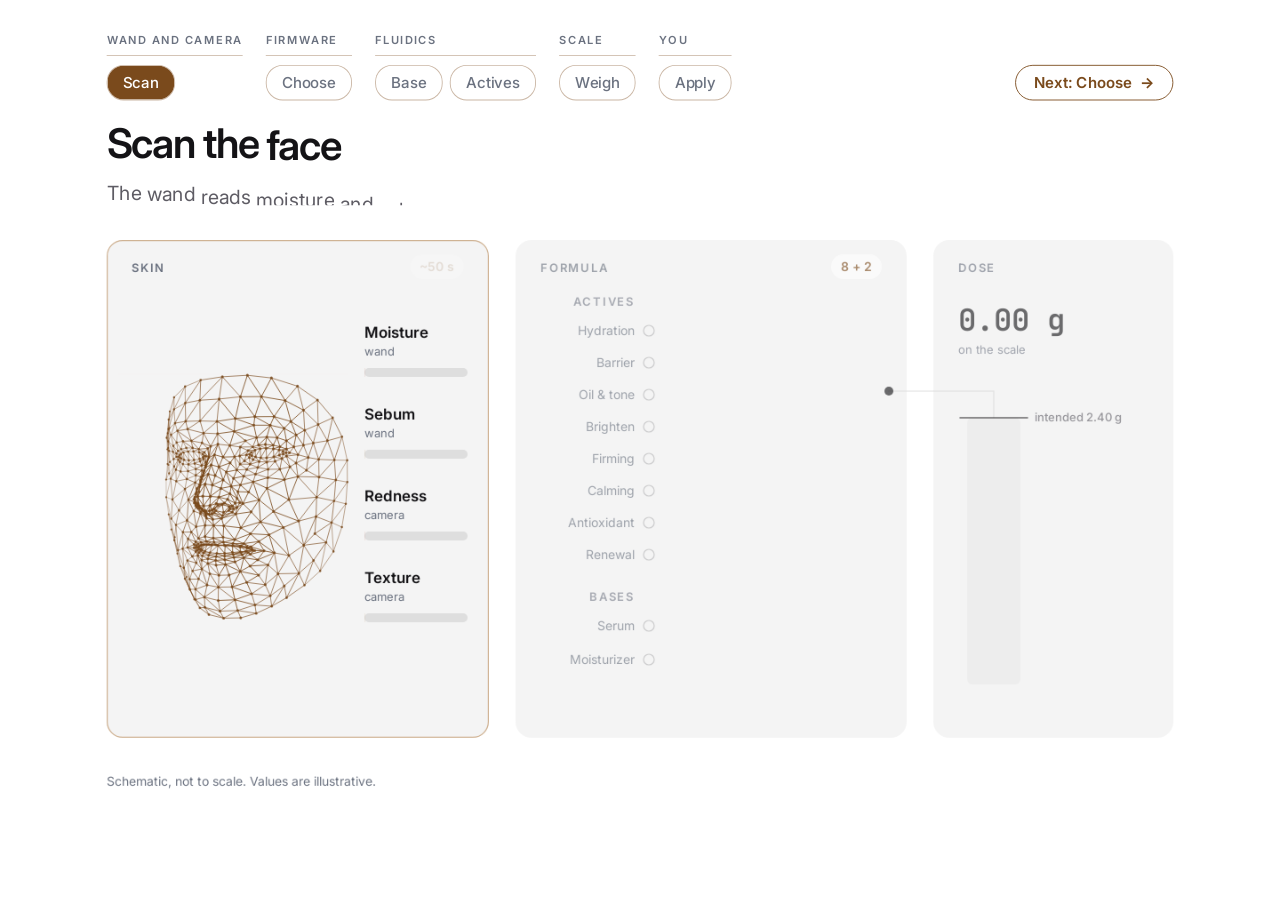
<file: explainers/nura/index.html>
<!doctype html>
<html>
<head>
<meta charset="utf-8">
<meta name="viewport" content="width=device-width, initial-scale=1">
<meta name="robots" content="noindex">
<title>Nura walkthrough</title>
<link href="https://fonts.googleapis.com/css2?family=Inter:wght@400;500;600;700&family=JetBrains+Mono:wght@400;500;600&display=block" rel="stylesheet">
<style>
  :root { --acc: #7A4A1C; --acc2: #B0783F; --acc3: #E5BA7E; --teal: #B0783F; --ink: #141316; --ink2: #5E5C64; --ink3: #6B7280; }
  html, body { margin: 0; background: #fff; overflow: hidden; }
  #stage { position: relative; width: 1440px; height: 900px; overflow: hidden; font-family: Inter, sans-serif; color: var(--ink); -webkit-font-smoothing: antialiased; }
  .bgfill { position: absolute; inset: 0; background: radial-gradient(120% 95% at 62% 42%, #FFFFFF 0%, #FFFFFF 100%); }
  .o { position: absolute; left: 0; top: 0; transform-origin: 0 0; }
  .card { background: #fff; border-radius: 18px; box-shadow: 0 1px 2px rgba(20,19,22,.05), 0 18px 48px rgba(30,24,36,.09); }
  .mono { font-family: 'JetBrains Mono', monospace; }
  #cv { position: absolute; left: 0; top: 0; width: 1440px; height: 900px; z-index: 5; pointer-events: none; }
  #heads { position: absolute; left: 120px; top: 134px; width: 1200px; z-index: 6; }
  .head { position: absolute; left: 0; top: 0; width: 1200px; }
  .head h1 { margin: 0; font: 600 46px/1.08 Inter, sans-serif; letter-spacing: -0.03em; }
  .head p { margin: 14px 0 0; font: 400 22px/1.4 Inter, sans-serif; color: var(--ink2); }
  .w { display: inline-block; overflow: hidden; vertical-align: top; padding-bottom: 0.12em; margin-bottom: -0.12em; }
  .w > span { display: inline-block; }
  #rail { position: absolute; left: 120px; top: 40px; display: flex; gap: 26px; z-index: 6; }
  .grp { display: flex; flex-direction: column; gap: 10px; }
  .grp > i { font: 600 12.5px/1 Inter; letter-spacing: 0.14em; color: var(--ink3); font-style: normal; padding-bottom: 9px; border-bottom: 1.5px solid rgba(122,74,28,.32); white-space: nowrap; }
  .grp > div { display: flex; gap: 8px; }
  .pill { position: relative; margin: 0; box-sizing: content-box; -webkit-appearance: none; appearance: none; height: 38px; padding: 0 17px; border-radius: 19px; background: #fff; border: 1px solid rgba(122,74,28,.4); font: 500 17px/38px Inter, sans-serif; color: #6B7280; overflow: hidden; white-space: nowrap; cursor: default; }
  .pill b { position: absolute; inset: 0; background: var(--acc); opacity: 0; }
  .pill span { position: relative; }
  .kick { display: flex; align-items: center; gap: 10px; font: 600 13px/1 Inter; letter-spacing: 0.16em; color: var(--acc); z-index: 6; }
  .kick i { width: 8px; height: 8px; border-radius: 50%; background: var(--acc); }
  #cursor { position: absolute; left: 0; top: 0; width: 26px; height: 26px; z-index: 8; opacity: 0; }
  .ring { position: absolute; width: 40px; height: 40px; margin: -20px 0 0 -20px; border-radius: 50%; border: 2px solid var(--acc); opacity: 0; z-index: 8; }
  #clipFade { z-index: 9; }

  /* arch */
  .quiz { width: 720px; overflow: hidden; }
  .qbar { height: 54px; display: flex; align-items: center; gap: 8px; padding: 0 22px; border-bottom: 1px solid #EEF0F3; }
  .qbar > i { width: 11px; height: 11px; border-radius: 50%; background: #E3E5EA; }
  .qbar > b { margin-left: 12px; font: 600 16px Inter; }
  .prog { margin-left: auto; width: 170px; height: 6px; border-radius: 3px; background: #EEF0F3; overflow: hidden; }
  .prog > em { display: block; height: 100%; background: var(--acc); transform-origin: 0 50%; transform: scaleX(0); }
  .qb { padding: 30px 40px 38px; }
  .qq + .qq { margin-top: 28px; }
  .qq > p { margin: 0 0 14px; font: 600 20px/1.25 Inter; }
  .chips { display: flex; gap: 10px; }
  .chip, .fly { position: relative; display: inline-flex; align-items: center; height: 46px; padding: 0 16px; border-radius: 23px; border: 1.5px solid #D5DAE3; background: #fff; font: 500 17px/1 Inter; color: #3B4A63; overflow: hidden; white-space: nowrap; box-sizing: border-box; }
  .chip b { position: absolute; inset: -1.5px; background: var(--acc); opacity: 0; }
  .chip span { position: relative; }
  .fly { position: absolute; background: var(--acc); border-color: var(--acc); color: #fff; z-index: 4; }
  .prof { width: 440px; padding: 22px 30px 14px; box-sizing: border-box; }
  .cap { margin: 0 0 12px; font: 600 13px/1 Inter; letter-spacing: 0.14em; color: var(--ink3); }
  .pr { position: relative; display: flex; align-items: center; min-height: 56px; border-top: 1px solid #EEF0F3; }
  .pr > s { position: absolute; inset: 4px -14px; border-radius: 10px; background: rgba(17,60,123,.07); opacity: 0; }
  .pr > span { position: relative; width: 96px; flex: none; font: 500 18px Inter; color: var(--ink2); }
  .pr > div { position: relative; display: flex; gap: 8px; }
  .tag { font: 500 16px/1 'JetBrains Mono'; font-style: normal; color: var(--acc); background: #EEF2F8; border-radius: 8px; padding: 9px 11px; opacity: 0; }
  .qry { width: 880px; height: 240px; padding: 20px 26px; box-sizing: border-box; overflow: hidden; }
  .qt { margin: 0; font: 500 20px/33px 'JetBrains Mono'; color: var(--ink); }
  .pre { margin: 0; font: 500 17px/30px 'JetBrains Mono'; color: var(--teal); }
  .caret { display: inline-block; width: 2px; height: 22px; background: var(--ink); vertical-align: -4px; margin-left: 1px; }
  .model { width: 460px; height: 170px; box-sizing: border-box; padding: 24px 30px; border-radius: 18px; background: #17161A; color: #fff; }
  .model .cap { color: #6FD0D3; }
  .model b { display: block; font: 600 34px/1.1 Inter; letter-spacing: -0.02em; }
  .model span { display: block; margin-top: 12px; font: 500 16px 'JetBrains Mono'; color: #9AA3B5; }
  .vnum { font: 500 20px 'JetBrains Mono'; color: var(--ink2); white-space: nowrap; }
  .vlab { width: 300px; text-align: right; font: 500 18px Inter; color: var(--ink2); }
  .glab { width: 190px; text-align: right; font: 400 18px/22px Inter; color: var(--ink2); white-space: nowrap; }
  .glab b { color: var(--ink); font-weight: 600; margin-right: 8px; }
  .clab { font: 500 18px Inter; color: var(--ink2); white-space: nowrap; }
  .frame { width: 1240px; height: 600px; border-radius: 16px; background: #F1F2F4; box-shadow: 0 30px 80px rgba(30,24,36,.14); overflow: hidden; }
  .fbar { height: 44px; background: #fff; display: flex; align-items: center; gap: 8px; padding: 0 18px; border-bottom: 1px solid #E7E9EE; }
  .fbar i { width: 11px; height: 11px; border-radius: 50%; background: #E3E5EA; }
  .fbar span { margin-left: 16px; font: 500 15px Inter; color: #8A8F9C; background: #F3F4F6; padding: 6px 14px; border-radius: 8px; }
  .rrow { position: absolute; left: 0; width: 1200px; height: 44px; box-sizing: border-box; padding: 0 22px 0 64px; display: flex; align-items: center; gap: 18px; background: #fff; border-radius: 12px; box-shadow: 0 1px 2px rgba(20,19,22,.05), 0 6px 18px rgba(30,24,36,.05); }
  .rrow b { font: 600 19px Inter; white-space: nowrap; }
  .rrow > span { flex: 1; min-width: 0; font: 400 16px Inter; color: var(--ink2); white-space: nowrap; overflow: hidden; text-overflow: ellipsis; }
  .th { display: flex; gap: 16px; color: #8A8F9C; opacity: 0; }
  .th svg { width: 22px; height: 22px; display: block; }

  /* score */
  .fcard { width: 1200px; height: 92px; display: flex; align-items: center; justify-content: center; gap: 14px; font: 500 26px Inter; color: var(--ink); }
  .fcard > b { font-weight: 600; }
  .slot { position: relative; width: 150px; height: 56px; border-radius: 12px; border: 2px dashed #C9D1DE; box-sizing: border-box; }
  .slot em, .slot strong { position: absolute; inset: 0; display: flex; align-items: center; justify-content: center; }
  .slot em { font: 400 20px Inter; font-style: normal; color: var(--ink3); }
  .slot strong { font: 600 28px 'JetBrains Mono'; color: var(--acc); opacity: 0; }
  .slot u { position: absolute; left: 13px; top: 50%; width: 9px; height: 9px; margin-top: -4.5px; border-radius: 50%; opacity: 0; }
  .tot { font: 600 30px 'JetBrains Mono'; color: var(--acc); opacity: 0; white-space: nowrap; }
  .comp p { margin: 0; white-space: nowrap; }
  .comp .lab { font: 500 19px Inter; color: var(--ink2); }
  .comp .big { font: 600 56px/1.1 'JetBrains Mono'; margin-top: 6px; }
  .comp .mid { font: 500 34px/1.2 'JetBrains Mono'; margin-top: 30px; }
  .comp .mid span { font: 400 18px Inter; color: var(--ink2); margin-left: 12px; }
  .comp .res { font: 600 64px/1.1 'JetBrains Mono'; color: var(--acc); margin-top: 30px; }
  .comp > * { opacity: 0; }
  .flyv { font: 600 28px 'JetBrains Mono'; color: var(--acc); z-index: 7; white-space: nowrap; }
  .rule { position: absolute; left: 0; width: 640px; height: 52px; box-sizing: border-box; padding: 0 16px 0 22px; display: flex; align-items: center; gap: 14px; background: #fff; border-radius: 12px; border: 1.5px solid transparent; box-shadow: 0 1px 2px rgba(20,19,22,.05), 0 6px 18px rgba(30,24,36,.05); font: 500 18px Inter; }
  .rule > span { flex: 1; white-space: nowrap; }
  .rule s { text-decoration: none; font: 600 12px/1 Inter; letter-spacing: 0.1em; color: var(--acc); background: #EEF2F8; padding: 7px 9px; border-radius: 6px; opacity: 0; }
  .rule b { font: 500 18px 'JetBrains Mono'; color: var(--ink3); width: 64px; text-align: right; }
  .rule i { width: 26px; height: 26px; border-radius: 50%; background: var(--teal); display: flex; align-items: center; justify-content: center; opacity: 0; flex: none; }
  .meter { width: 420px; }
  .meter > p { margin: 0 0 16px; font: 500 19px Inter; color: var(--ink2); }
  .track { position: relative; height: 28px; border-radius: 14px; background: #E4E7EE; }
  .seg { position: absolute; top: 0; height: 28px; transform-origin: 0 50%; transform: scaleX(0); }
  .capl { position: absolute; right: -2px; top: -12px; width: 3px; height: 52px; border-radius: 2px; background: var(--ink); }
  .capt { position: absolute; right: -2px; top: -40px; font: 500 16px Inter; color: var(--ink2); white-space: nowrap; }
  .mval { margin-top: 34px; font: 600 64px/1 'JetBrains Mono'; color: var(--acc); }
  .mval span { opacity: 0; }
  .bk { position: absolute; left: 0; width: 440px; height: 52px; box-sizing: border-box; padding: 0 22px; display: flex; align-items: center; justify-content: space-between; background: #fff; border-radius: 12px; border: 1.5px solid transparent; box-shadow: 0 1px 2px rgba(20,19,22,.05), 0 6px 18px rgba(30,24,36,.05); font: 500 18px Inter; color: var(--ink2); }
  .bk b { font: 600 20px 'JetBrains Mono'; color: var(--ink); }
  .prods p { margin: 0 0 20px; font: 500 30px/1.2 'JetBrains Mono'; display: flex; align-items: center; gap: 16px; white-space: nowrap; opacity: 0; }
  .prods i { width: 16px; height: 16px; border-radius: 4px; }
  .prods b { color: var(--acc); }
  .sbar { width: 1120px; height: 44px; border-radius: 12px; background: #E4E7EE; position: relative; overflow: hidden; }
  .sseg { position: absolute; top: 0; height: 100%; transform-origin: 0 50%; transform: scaleX(0); }
  .tick { position: absolute; top: 0; width: 2px; height: 16px; background: #B5BCC9; }
  .tickl { position: absolute; top: 24px; font: 500 17px Inter; color: var(--ink2); white-space: nowrap; transform: translateX(-50%); }
  .mark { font: 600 26px 'JetBrains Mono'; color: var(--acc); white-space: nowrap; }
  .badge { font: 600 18px/1 Inter; color: #fff; background: var(--acc); padding: 11px 16px; border-radius: 22px; white-space: nowrap; }

  /* etl */
  .tbl { width: 1200px; height: 560px; overflow: hidden; }
  .thd { position: relative; z-index: 2; height: 48px; display: flex; align-items: center; padding: 0 24px; background: #F6F7F9; font: 600 13px Inter; letter-spacing: 0.12em; color: var(--ink3); border-radius: 18px 18px 0 0; }
  .tb { position: absolute; left: 0; top: 48px; width: 1200px; }
  .tr { position: relative; height: 50px; display: flex; align-items: center; padding: 0 24px; border-bottom: 1px solid #EEF0F3; font: 400 16px Inter; color: var(--ink2); box-sizing: border-box; }
  .tr > s { position: absolute; inset: 0; background: rgba(17,60,123,.08); border-left: 4px solid var(--acc); opacity: 0; }
  .tr > span, .thd > span { position: relative; white-space: nowrap; overflow: hidden; text-overflow: ellipsis; padding-right: 18px; box-sizing: border-box; flex: none; }
  .c1 { width: 270px; } .tr .c1 { font-weight: 600; color: var(--ink); } .c2 { width: 500px; } .c3 { width: 190px; } .c4 { width: 122px; } .c5 { width: 70px; }
  .raw { width: 1200px; box-sizing: border-box; padding: 22px 30px 24px; }
  .raw .t { margin: 0; font: 400 18px/1.65 Inter; color: var(--ink2); }
  .sec { border-radius: 5px; padding: 2px 0; -webkit-box-decoration-break: clone; box-decoration-break: clone; }
  .sec b { color: var(--acc); font-weight: 600; }
  .lab2 { width: 1200px; box-sizing: border-box; padding: 20px 30px; }
  .ln { display: flex; align-items: center; gap: 16px; height: 36px; opacity: 0; }
  .ln em { flex: none; width: 150px; font: 500 15px 'JetBrains Mono'; font-style: normal; color: var(--acc); background: #EEF2F8; border-radius: 7px; padding: 6px 10px; box-sizing: border-box; }
  .ln span { flex: 1; min-width: 0; font: 400 18px Inter; color: var(--ink); white-space: nowrap; overflow: hidden; text-overflow: ellipsis; }
  .mini { width: 78px; height: 54px; border-radius: 9px; background: #fff; box-shadow: 0 4px 12px rgba(30,24,36,.08); padding: 12px 10px; box-sizing: border-box; display: flex; flex-direction: column; gap: 6px; }
  .mini i { display: block; height: 5px; border-radius: 3px; background: #DCE2EC; }
  .mini i:first-child { width: 60%; background: #9FB3D6; }
  .mini.hl { box-shadow: 0 0 0 2px var(--teal), 0 4px 12px rgba(30,24,36,.08); }
  .model.sm { width: 300px; height: 180px; }
  .cnt { width: 300px; text-align: center; font: 500 19px 'JetBrains Mono'; color: var(--ink2); }
  .axl { font: 500 17px Inter; color: var(--ink2); white-space: nowrap; }
  .call { font: 600 16px/1 Inter; color: #fff; background: var(--acc); padding: 9px 13px; border-radius: 8px; white-space: nowrap; }
  #clipFade, #cursor, .ring { pointer-events: none; }
  .nextb { position: absolute; right: 120px; top: 73px; z-index: 7; display: none; align-items: center; gap: 10px; height: 40px; padding: 0 20px; border-radius: 20px; border: 1px solid var(--acc); background: #fff; color: var(--acc); font: 600 17px/38px Inter, sans-serif; white-space: nowrap; cursor: pointer; -webkit-appearance: none; appearance: none; }
  .nextb:hover { background: var(--acc); color: #fff; }
  .live body { background: #fff; overflow: hidden; }
  .live #stage { position: absolute; left: 0; top: 0; transform-origin: 0 0; }
  .live .nextb { display: flex; }
  .live .pill { cursor: pointer; }
  .live .pill:hover { box-shadow: 0 0 0 2px rgba(122,74,28,.25); }
  .pill:focus-visible, .nextb:focus-visible, .mbar button:focus-visible { outline: 3px solid rgba(176,120,63,.7); outline-offset: 2px; }
  .mbar { display: none; }
  .sr { position: absolute; width: 1px; height: 1px; margin: 0; overflow: hidden; clip: rect(0 0 0 0); white-space: nowrap; }
  @media (max-width: 639px) {
    .live .nextb { display: none; }
    .live .mbar { position: absolute; left: 0; right: 0; display: flex; align-items: center; justify-content: space-between; gap: 10px; height: 60px; font: 500 14px Inter, sans-serif; color: var(--ink2); }
    .mbar button { height: 40px; padding: 0 18px; border-radius: 20px; border: 1px solid rgba(122,74,28,.35); background: #fff; color: var(--acc); font: 600 14px Inter, sans-serif; cursor: pointer; }
    .mbar button:disabled { opacity: 0.35; cursor: default; }
  }
</style>
</head>
<body>
<div id="stage">
  <div class="bgfill"></div>
  <div id="rail"></div>
  <div id="heads"></div>
  <canvas id="cv"></canvas>
  <svg id="cursor" viewBox="0 0 22 22"><path d="M3 2 L3 18 L7.2 14.2 L10 20.4 L12.9 19.1 L10.2 13 L16 13 Z" fill="#111" stroke="#fff" stroke-width="1.4" stroke-linejoin="round"/></svg>
  <div class="ring" id="click"></div>
  <div id="clipFade" class="bgfill" style="opacity:0"></div>
  <button class="nextb" id="nextb" type="button"><span id="nextl">Next</span><b aria-hidden="true">&rarr;</b></button>
</div>
<div class="mbar" id="mbar"><button type="button" id="mbPrev">Back</button><span id="mbLab"></span><button type="button" id="mbNext">Next</button></div>
<p class="sr" id="say" aria-live="polite"></p>
<script>
const $ = id => document.getElementById(id);
const clamp = (v, a = 0, b = 1) => Math.min(b, Math.max(a, v));
const lerp = (a, b, k) => a + (b - a) * k;
const E = {
  lin: k => k, out3: k => 1 - Math.pow(1 - k, 3), out5: k => 1 - Math.pow(1 - k, 5),
  outExpo: k => k >= 1 ? 1 : 1 - Math.pow(2, -10 * k), in3: k => k * k * k,
  io3: k => k < 0.5 ? 4 * k * k * k : 1 - Math.pow(-2 * k + 2, 3) / 2,
  io5: k => k < 0.5 ? 16 * k ** 5 : 1 - Math.pow(-2 * k + 2, 5) / 2,
  back: k => { const c1 = 1.5, c3 = c1 + 1; return 1 + c3 * Math.pow(k - 1, 3) + c1 * Math.pow(k - 1, 2); },
};
const P = (t, a, b, e = E.out3) => e(clamp((t - a) / (b - a)));
const win = (t, a, b, c, d) => P(t, a, b) * (1 - P(t, c, d, E.io3));
const show = (el, on) => { const v = on ? '' : 'none'; if (el.style.display !== v) el.style.display = v; };
const QS = new URLSearchParams(location.search);
const LIVE = !QS.has('clip');
const CLIP = QS.get('clip') || QS.get('x') || 'session';
const stage = $('stage');
function mk(html, parent = stage) { const t = document.createElement('template'); t.innerHTML = html.trim(); const el = t.content.firstChild; parent.appendChild(el); return el; }
function put(el, x, y, s = 1, op = 1) { show(el, op > 0.002); el.style.opacity = op; el.style.transform = `translate(${x}px, ${y}px) scale(${s})`; }
const rgb = h => [1, 3, 5].map(i => parseInt(h.slice(i, i + 2), 16));
const mixc = (a, b, k) => { const A = rgb(a), B = rgb(b); return `rgb(${A.map((v, i) => Math.round(lerp(v, B[i], clamp(k)))).join(',')})`; };
const rectOf = el => { const r = el.getBoundingClientRect(); return { x: r.left, y: r.top, w: r.width, h: r.height, cx: r.left + r.width / 2, cy: r.top + r.height / 2 }; };
let seed = 11; const rnd = () => (seed = (seed * 16807) % 2147483647) / 2147483647;

/* canvas */
const cv = $('cv'), ctx = cv.getContext('2d'); const DPR = window.devicePixelRatio || 1;
cv.width = Math.round(1440 * DPR); cv.height = Math.round(900 * DPR);
function clearC() { ctx.setTransform(DPR, 0, 0, DPR, 0, 0); ctx.globalAlpha = 1; ctx.clearRect(0, 0, 1440, 900); }
function dot(x, y, r, col, a) { if (a <= 0.005 || r <= 0) return; ctx.globalAlpha = Math.min(1, a); ctx.fillStyle = col; ctx.beginPath(); ctx.arc(x, y, r, 0, Math.PI * 2); ctx.fill(); }
function heat(v) { const lim = 0.06, a = Math.pow(Math.min(1, Math.abs(v) / lim), 0.8); const m = [244, 245, 248], c = v >= 0 ? [17, 60, 123] : [22, 163, 168]; return `rgb(${m.map((x, i) => Math.round(x + (c[i] - x) * a)).join(',')})`; }

/* headings, rail */
function words(t) { return t.split(' ').map(w => `<span class="w"><span>${w}</span></span>`).join(' '); }
let STEPS = [], PILLS = [];
function mkHeads(steps, top) {
  $('heads').style.top = top + 'px';
  steps.forEach(s => { s.d = mk(`<div class="head"><h1>${words(s.h)}</h1><p>${words(s.n)}</p></div>`, $('heads')); s.ws = [...s.d.querySelectorAll('.w > span')]; });
  STEPS = steps;
}
function renderHeads(u) {
  STEPS.forEach((s, i) => {
    const tin = s.tin ?? (s.t0 + (i === 0 ? 0.3 : 0.06)), tout = i === STEPS.length - 1 ? 1e9 : (s.tout ?? s.t1 - 0.5);
    const on = u > tin - 0.02 && u < tout + 0.75; show(s.d, on); if (!on) return;
    s.ws.forEach((w, j) => {
      const kin = P(u, tin + j * 0.035, tin + j * 0.035 + 0.7, E.outExpo);
      const kout = P(u, tout + j * 0.01, tout + j * 0.01 + 0.36, E.in3);
      w.style.transform = `translateY(${(1 - kin) * 110 - kout * 110}%)`;
    });
  });
}
function mkRail(groups) {
  groups.forEach(g => { const G = mk(`<div class="grp"><i>${g.label}</i><div></div></div>`, $('rail')); g.items.forEach(it => PILLS.push(mk(`<button type="button" class="pill"><b></b><span>${it}</span></button>`, G.lastChild))); });
}
function renderRail(u) {
  $('rail').style.opacity = P(u, 0.1, 0.45); $('nextb').style.opacity = P(u, 0.1, 0.45);
  PILLS.forEach((p, i) => {
    const s = STEPS[i]; const done = u >= s.t1 - 0.02;
    const k = P(u, s.t0 - 0.1, s.t0 + 0.2) * (1 - P(u, s.t1 - 0.1, s.t1 + 0.2));
    const base = done ? '#7A4A1C' : '#6B7280';
    p.firstChild.style.opacity = k; p.lastChild.style.color = mixc(base, '#ffffff', k);
    p.style.borderColor = done ? 'rgba(122,74,28,.7)' : 'rgba(122,74,28,.4)';
  });
}

/* cursor */
function cursorAt(x, y, op, press) { const el = $('cursor'); el.style.opacity = op; el.style.transform = `translate(${x - 3}px, ${y - 2}px) scale(${press})`; }
function ringAt(x, y, k) { const el = $('click'); el.style.left = x + 'px'; el.style.top = y + 'px'; el.style.opacity = k > 0 && k < 1 ? (1 - k) * 0.9 : 0; el.style.transform = `scale(${0.4 + k * 1.5})`; }
function glide(t, a, b, from, to, bend = 24) { const k = P(t, a, b, E.io3); return [lerp(from[0], to[0], k) + Math.sin(k * Math.PI) * bend * 0.4, lerp(from[1], to[1], k) - Math.sin(k * Math.PI) * bend]; }
function cursorPath(u, pts, tOn, tOff) {
  const op = P(u, tOn, tOn + 0.2) * (1 - P(u, tOff, tOff + 0.25));
  let pos = pts[0].slice(1, 3);
  for (let i = 1; i < pts.length; i++) { const [t1, x1, y1] = pts[i], [t0, x0, y0] = pts[i - 1]; if (u >= t0) pos = u < t1 ? glide(u, t0 + 0.06, t1 - 0.04, [x0, y0], [x1, y1]) : [x1, y1]; }
  let press = 1, ring = -1, rp = pos;
  for (const p of pts) if (p[3]) { if (u > p[0] && u < p[0] + 0.12) press = 0.85; const k = (u - p[0]) / 0.55; if (k > 0 && k < 1) { ring = k; rp = [p[1], p[2]]; } }
  cursorAt(pos[0], pos[1], op, press); ringAt(rp[0], rp[1], ring);
}
const THUP = '<svg viewBox="0 0 24 24" fill="none" stroke="currentColor" stroke-width="2" stroke-linecap="round" stroke-linejoin="round"><path d="M7 10v12"/><path d="M15 5.88 14 10h5.83a2 2 0 0 1 1.92 2.56l-2.33 8A2 2 0 0 1 17.5 22H4a2 2 0 0 1-2-2v-8a2 2 0 0 1 2-2h2.76a2 2 0 0 0 1.79-1.11L12 2a3.13 3.13 0 0 1 3 3.88Z"/></svg>';
const THDN = '<svg viewBox="0 0 24 24" fill="none" stroke="currentColor" stroke-width="2" stroke-linecap="round" stroke-linejoin="round"><path d="M17 14V2"/><path d="M9 18.12 10 14H4.17a2 2 0 0 1-1.92-2.56l2.33-8A2 2 0 0 1 6.5 2H20a2 2 0 0 1 2 2v8a2 2 0 0 1-2 2h-2.76a2 2 0 0 0-1.79 1.11L12 22a3.13 3.13 0 0 1-3-3.88Z"/></svg>';
const CHECK = '<svg viewBox="0 0 24 24" width="16" height="16" fill="none" stroke="#fff" stroke-width="3" stroke-linecap="round" stroke-linejoin="round"><path d="M5 12.5l4.5 4.5L19 7.5"/></svg>';

/* =================== NURA: shared drawing =================== */
const K = { ink: '#141316', ink2: '#5E5C64', ink3: '#6B7280', acc: '#7A4A1C', acc2: '#B0783F', acc3: '#E5BA7E', warn: '#B4553F', warnBg: '#F6E3DD', ok: '#4F7D5C', okBg: '#E2EDE4', mute: '#DEDEDE', tube: '#C6C6C6' };
function rr(x, y, w, h, r) { ctx.beginPath(); ctx.roundRect(x, y, w, h, r); }
function panel(x, y, w, h, a = 1, hl = 0) {
  if (a <= 0.003) return;
  ctx.save(); ctx.globalAlpha = a;
  ctx.fillStyle = '#F4F4F4'; rr(x, y, w, h, 18); ctx.fill(); ctx.restore();
  if (hl > 0.01) { ctx.save(); ctx.globalAlpha = a * hl * 0.55; ctx.strokeStyle = K.acc2; ctx.lineWidth = 1.2; rr(x + 0.6, y + 0.6, w - 1.2, h - 1.2, 17.4); ctx.stroke(); ctx.restore(); }
}
function txt(s, x, y, font, col, a = 1, align = 'left') { if (a <= 0.003) return; ctx.save(); ctx.globalAlpha = Math.min(1, a); ctx.font = font; ctx.fillStyle = col; ctx.textAlign = align; ctx.fillText(s, x, y); ctx.restore(); }
function caps(s, x, y, a = 1, col = K.ink3, align = 'left') { if (a <= 0.003) return; ctx.save(); ctx.globalAlpha = Math.min(1, a); ctx.font = '600 13px Inter'; ctx.letterSpacing = '1.8px'; ctx.fillStyle = col; ctx.textAlign = align; ctx.fillText(s, x, y); ctx.restore(); }
function chipT(s, x, y, col, bg, a = 1, align = 'left', font = '600 14px Inter') {
  if (a <= 0.003) return 0; ctx.save(); ctx.globalAlpha = Math.min(1, a); ctx.font = font;
  const w = ctx.measureText(s).width + 22, X = align === 'right' ? x - w : align === 'center' ? x - w / 2 : x;
  ctx.fillStyle = bg; rr(X, y - 16, w, 28, 14); ctx.fill(); ctx.fillStyle = col; ctx.fillText(s, X + 11, y + 3); ctx.restore(); return w;
}
function poly(pts, col, w, a = 1, dash = null, off = 0) {
  if (a <= 0.003) return; ctx.save(); ctx.globalAlpha = a; ctx.strokeStyle = col; ctx.lineWidth = w; ctx.lineJoin = 'round'; ctx.lineCap = 'round';
  if (dash) { ctx.setLineDash(dash); ctx.lineDashOffset = off; }
  ctx.beginPath(); pts.forEach(([x, y], i) => (i ? ctx.lineTo(x, y) : ctx.moveTo(x, y))); ctx.stroke(); ctx.restore();
}
function checkMark(x, y, r, a, col = K.ok) { if (a <= 0.003) return; dot(x, y, r, col, a); poly([[x - r * 0.42, y + r * 0.02], [x - r * 0.1, y + r * 0.34], [x + r * 0.45, y - r * 0.3]], '#fff', r * 0.24, a); }
function metal(x, y, w, h, r, a, warm = false) {
  if (a <= 0.003) return; const g = ctx.createLinearGradient(x, y, x, y + h);
  if (warm) { g.addColorStop(0, '#F1DDB8'); g.addColorStop(0.5, '#D1A766'); g.addColorStop(1, '#A97A3E'); } else { g.addColorStop(0, '#FBFBFB'); g.addColorStop(0.55, '#D9D9D9'); g.addColorStop(1, '#BEBEBE'); }
  ctx.save(); ctx.globalAlpha = a; ctx.fillStyle = g; rr(x, y, w, h, r); ctx.fill(); ctx.restore();
}
function along(pts, f) { const seg = []; let L = 0; for (let i = 1; i < pts.length; i++) { const l = Math.hypot(pts[i][0] - pts[i - 1][0], pts[i][1] - pts[i - 1][1]); seg.push(l); L += l; } let d = f * L; for (let i = 1; i < pts.length; i++) { if (d <= seg[i - 1]) { const k = d / seg[i - 1]; return [lerp(pts[i - 1][0], pts[i][0], k), lerp(pts[i - 1][1], pts[i][1], k)]; } d -= seg[i - 1]; } return pts[pts.length - 1]; }
// glowing drops moving along a tube
function flow(pts, a, t) {
  if (a <= 0.003) return; poly(pts, '#E3C08A', 2, a * 0.7);
  for (let k = 0; k < 7; k++) { const [x, y] = along(pts, (t * 0.8 + k / 7) % 1); const g = ctx.createRadialGradient(x, y, 0, x, y, 10); g.addColorStop(0, 'rgba(214,160,84,0.5)'); g.addColorStop(1, 'rgba(214,160,84,0)'); ctx.save(); ctx.globalAlpha = a; ctx.fillStyle = g; ctx.beginPath(); ctx.arc(x, y, 10, 0, 6.2832); ctx.fill(); ctx.restore(); dot(x, y, 2.6, '#C08A45', a); }
}
function drop(x, y, r, col, a) { if (a <= 0.003) return; ctx.save(); ctx.globalAlpha = a; ctx.fillStyle = col; ctx.beginPath(); ctx.moveTo(x, y - r * 2.2); ctx.bezierCurveTo(x + r * 0.6, y - r, x + r, y - r * 0.4, x + r, y); ctx.arc(x, y, r, 0, Math.PI); ctx.bezierCurveTo(x - r, y - r * 0.4, x - r * 0.6, y - r, x, y - r * 2.2); ctx.fill(); ctx.restore(); }
function pouch(x, y, w, h, lv, a, on, label) {
  if (a <= 0.003) return;
  ctx.save(); ctx.globalAlpha = a; ctx.shadowColor = 'rgba(0,0,0,.10)'; ctx.shadowBlur = 10; ctx.shadowOffsetY = 4;
  const path = () => { ctx.beginPath(); ctx.moveTo(x + 14, y); ctx.lineTo(x + w - 14, y); ctx.quadraticCurveTo(x + w + 3, y + h * 0.5, x + w - 8, y + h); ctx.lineTo(x + 8, y + h); ctx.quadraticCurveTo(x - 3, y + h * 0.5, x + 14, y); ctx.closePath(); };
  path(); ctx.fillStyle = '#FFFFFF'; ctx.fill(); ctx.shadowColor = 'transparent';
  ctx.save(); path(); ctx.clip(); const top = y + h - (h - 14) * lv; const g = ctx.createLinearGradient(0, top, 0, y + h); g.addColorStop(0, '#F4EADB'); g.addColorStop(1, '#E2CDA9'); ctx.fillStyle = g; ctx.fillRect(x - 6, top, w + 12, y + h - top); ctx.restore();
  path(); ctx.strokeStyle = on > 0 ? `rgba(176,120,63,${0.25 + 0.6 * on})` : 'rgba(20,20,22,.12)'; ctx.lineWidth = on > 0 ? 1.8 : 1; ctx.stroke();
  ctx.restore(); metal(x + w / 2 - 9, y - 7, 18, 9, 3, a);
  txt(label, x + w / 2, y + h + 22, '500 13px Inter', K.ink2, a, 'center');
}
function footnote(s) { txt(s, 120, 884, '400 14px Inter', K.ink3, 1); }

// Canonical face mesh from MediaPipe (Apache License 2.0): 468 vertices, their UV layout, 898 triangles
const MESH = {"v":[0.0,-3.406,5.98,0.0,-1.127,7.476,0.0,-2.089,6.058,-0.464,0.955,6.634,0.0,-0.463,7.587,0.0,0.366,7.243,0.0,2.473,5.789,-4.253,2.578,3.28,0.0,4.019,5.285,0.0,4.886,5.385,0.0,8.262,4.482,0.0,-3.707,5.865,0.0,-3.918,5.569,0.0,-3.994,5.219,0.0,-4.542,5.405,0.0,-4.746,5.529,0.0,-5.02,5.601,0.0,-5.365,5.535,0.0,-6.15,5.071,0.0,-1.501,7.112,-0.416,-1.466,6.448,-7.088,5.435,0.1,-2.629,2.036,3.848,-3.198,1.986,3.797,-3.775,2.039,3.646,-4.466,2.423,3.155,-2.164,2.19,3.852,-3.208,3.224,4.116,-2.674,3.205,4.092,-3.745,3.165,3.972,-4.161,3.059,3.72,-5.062,1.934,2.776,-2.267,-7.426,4.39,-4.446,2.664,3.173,-7.215,2.263,0.073,-5.8,2.35,2.204,-2.845,-0.721,4.433,-0.711,-3.329,5.877,-0.606,-3.925,5.445,-1.432,-3.501,5.496,-1.915,-3.803,5.029,-1.131,-3.974,5.19,-1.564,-4.083,4.842,-2.65,-5.004,4.188,-0.427,-1.094,7.361,-0.496,-0.476,7.44,-5.253,3.882,3.363,-1.719,0.975,4.558,-1.609,-0.943,5.814,-1.651,-0.611,5.581,-4.766,-0.702,3.535,-0.478,0.296,7.101,-3.735,4.508,4.55,-4.589,4.302,4.048,-6.279,6.615,1.426,-1.221,4.142,5.106,-2.193,3.1,4.001,-3.103,-4.353,4.096,-6.72,-4.789,-1.745,-1.194,-1.307,5.738,-0.73,-1.594,5.833,-2.456,-4.343,4.284,-2.205,-4.305,4.162,-4.986,4.802,3.752,-1.592,-1.258,5.457,-2.645,4.525,4.922,-2.76,5.101,5.016,-3.524,8.006,3.729,-5.6,5.715,2.724,-3.064,6.566,4.53,-5.721,4.255,2.831,-6.374,4.786,1.592,-0.673,-3.688,5.738,-1.263,-3.788,5.418,-1.733,-3.953,5.001,-1.044,-1.465,5.662,-2.321,-4.329,4.258,-2.057,-4.478,4.521,-2.153,-4.276,4.038,-0.947,-1.035,6.512,-1.469,-4.036,4.605,-1.024,-3.99,4.927,-0.533,-3.993,5.138,-0.77,-6.095,4.986,-0.7,-5.292,5.448,-0.67,-4.95,5.51,-0.631,-4.695,5.449,-0.583,-4.518,5.34,-1.537,-4.423,4.745,-1.616,-4.476,4.814,-1.729,-4.619,4.854,-1.839,-4.829,4.824,-2.368,-3.106,4.868,-7.542,-1.049,-2.431,0.0,-1.724,6.601,-1.827,-4.4,4.399,-1.93,-4.412,4.497,-0.597,-2.014,5.866,-1.406,-1.714,5.241,-0.662,-1.819,5.864,-2.342,0.572,4.294,-3.327,0.105,4.114,-1.726,-0.919,5.273,-5.133,7.486,2.66,-4.539,6.32,3.683,-3.987,5.109,4.466,-2.17,-5.44,4.456,-1.396,5.012,5.316,-1.619,6.599,4.921,-1.891,8.236,4.275,-4.196,2.235,3.375,-5.733,1.412,2.432,-1.86,2.356,3.843,-4.989,3.075,3.084,-1.303,1.416,4.831,-1.306,-0.673,6.416,-6.465,0.937,1.69,-5.259,0.946,2.974,-4.432,0.722,3.523,-3.301,0.862,3.873,-2.43,1.131,4.039,-1.821,1.468,4.224,-0.563,2.308,5.567,-6.338,-0.529,1.881,-5.588,3.208,2.688,-0.243,-1.463,7.071,-1.611,0.339,4.895,-7.743,2.365,-2.005,-1.391,1.851,4.449,-1.786,-0.978,4.85,-4.671,2.664,3.084,-1.334,-0.284,6.097,-7.271,-2.891,-2.252,-1.856,2.585,3.758,-0.923,0.073,6.672,-5.001,-6.135,1.893,-5.085,-7.179,0.715,-7.159,-0.812,-0.072,-5.843,-5.248,0.924,-6.847,3.663,0.725,-2.413,-8.259,4.119,-0.18,-1.69,6.573,-2.104,-0.164,4.566,-6.408,2.236,1.561,-3.67,2.36,3.635,-3.177,2.294,3.776,-2.196,-4.598,4.48,-6.235,-1.944,1.664,-1.293,-9.296,4.094,-3.211,-8.533,2.802,-4.069,-7.993,1.925,0.0,6.545,5.027,0.0,-9.403,4.264,-2.724,2.316,3.777,-2.288,2.399,3.698,-1.998,2.497,3.689,-6.13,3.399,2.039,-2.288,2.887,3.775,-2.724,2.962,3.872,-3.177,2.964,3.877,-3.67,2.928,3.724,-4.018,2.857,3.483,-7.556,4.107,-0.992,-4.018,2.484,3.441,0.0,-2.522,5.932,-1.776,-2.684,5.213,-1.222,-1.182,5.952,-0.731,-2.537,5.815,0.0,3.271,5.236,-4.135,-6.997,2.672,-3.312,-7.661,3.383,-1.314,-8.64,4.702,-5.941,-6.224,-0.631,-1.998,2.744,3.744,-0.901,1.237,5.754,0.0,-8.765,4.891,-2.309,-8.974,3.609,-6.954,-2.44,-0.131,-1.099,-4.459,5.121,-1.181,-4.58,5.19,-1.256,-4.788,5.237,-1.325,-5.107,5.205,-1.546,-5.819,4.758,-1.954,-4.184,4.432,-2.118,-4.137,4.555,-2.285,-4.051,4.582,-2.85,-3.666,4.485,-5.279,-2.239,2.861,-0.947,1.908,5.197,-1.314,3.105,4.231,-1.78,2.86,3.882,-1.845,-4.099,4.247,-5.436,-4.03,2.11,-0.766,3.182,4.861,-1.939,-6.614,4.521,0.0,1.059,6.775,-0.517,1.584,6.148,0.0,1.728,6.317,-1.247,0.23,5.681,0.0,-7.942,5.181,0.0,-6.991,5.153,-0.998,-6.931,4.98,-3.289,-5.383,3.796,-2.312,-1.566,4.59,-2.68,-6.112,4.096,-3.833,-1.537,4.138,-2.962,-2.274,4.441,-4.387,-2.683,3.644,-1.217,-7.834,4.969,-1.542,-0.137,5.201,-3.878,-6.042,3.311,-3.084,-6.81,3.814,-3.747,-4.504,3.726,-6.094,-3.206,1.473,-4.589,-4.729,2.983,-6.583,-3.941,0.07,-3.493,-3.196,4.13,-1.256,0.802,5.308,-1.126,-0.934,6.539,-1.443,-1.143,5.905,-0.923,-0.529,7.003,-1.755,3.529,4.328,-2.633,3.714,4.365,-3.388,3.722,4.309,-4.076,3.675,4.076,-4.623,3.475,3.646,-5.172,2.536,2.671,-7.297,0.763,-0.049,-4.707,1.651,3.11,-4.072,1.477,3.477,-3.27,1.471,3.732,-2.528,1.617,3.865,-1.971,1.859,3.962,-1.58,2.098,4.085,-7.664,0.673,-2.436,-1.397,-1.34,5.63,-0.885,0.659,6.233,-0.767,-0.968,7.078,-0.46,-1.334,6.787,-0.749,-1.068,6.798,-1.236,-1.586,5.48,-0.387,-1.41,6.958,-0.32,-1.608,6.509,-1.64,2.556,3.864,-1.256,2.467,4.204,-1.031,2.383,4.616,-4.253,2.772,3.315,-4.53,2.91,3.34,0.464,0.955,6.634,4.253,2.578,3.28,0.416,-1.466,6.448,7.088,5.435,0.1,2.629,2.036,3.848,3.198,1.986,3.797,3.775,2.039,3.646,4.466,2.423,3.155,2.164,2.19,3.852,3.208,3.224,4.116,2.674,3.205,4.092,3.745,3.165,3.972,4.161,3.059,3.72,5.062,1.934,2.776,2.267,-7.426,4.39,4.446,2.664,3.173,7.215,2.263,0.073,5.8,2.35,2.204,2.845,-0.721,4.433,0.711,-3.329,5.877,0.606,-3.925,5.445,1.432,-3.501,5.496,1.915,-3.803,5.029,1.131,-3.974,5.19,1.564,-4.083,4.842,2.65,-5.004,4.188,0.427,-1.094,7.361,0.496,-0.476,7.44,5.253,3.882,3.363,1.719,0.975,4.558,1.609,-0.943,5.814,1.651,-0.611,5.581,4.766,-0.702,3.535,0.478,0.296,7.101,3.735,4.508,4.55,4.589,4.302,4.048,6.279,6.615,1.426,1.221,4.142,5.106,2.193,3.1,4.001,3.103,-4.353,4.096,6.72,-4.789,-1.745,1.194,-1.307,5.738,0.73,-1.594,5.833,2.456,-4.343,4.284,2.205,-4.305,4.162,4.986,4.802,3.752,1.592,-1.258,5.457,2.645,4.525,4.922,2.76,5.101,5.016,3.524,8.006,3.729,5.6,5.715,2.724,3.064,6.566,4.53,5.721,4.255,2.831,6.374,4.786,1.592,0.673,-3.688,5.738,1.263,-3.788,5.418,1.733,-3.953,5.001,1.044,-1.465,5.662,2.321,-4.329,4.258,2.057,-4.478,4.521,2.153,-4.276,4.038,0.947,-1.035,6.512,1.469,-4.036,4.605,1.024,-3.99,4.927,0.533,-3.993,5.138,0.77,-6.095,4.986,0.7,-5.292,5.448,0.67,-4.95,5.51,0.631,-4.695,5.449,0.583,-4.518,5.34,1.537,-4.423,4.745,1.616,-4.476,4.814,1.729,-4.619,4.854,1.839,-4.829,4.824,2.368,-3.106,4.868,7.542,-1.049,-2.431,1.827,-4.4,4.399,1.93,-4.412,4.497,0.597,-2.014,5.866,1.406,-1.714,5.241,0.662,-1.819,5.864,2.342,0.572,4.294,3.327,0.105,4.114,1.726,-0.919,5.273,5.133,7.486,2.66,4.539,6.32,3.683,3.987,5.109,4.466,2.17,-5.44,4.456,1.396,5.012,5.316,1.619,6.599,4.921,1.891,8.236,4.275,4.196,2.235,3.375,5.733,1.412,2.432,1.86,2.356,3.843,4.989,3.075,3.084,1.303,1.416,4.831,1.306,-0.673,6.416,6.465,0.937,1.69,5.259,0.946,2.974,4.432,0.722,3.523,3.301,0.862,3.873,2.43,1.131,4.039,1.821,1.468,4.224,0.563,2.308,5.567,6.338,-0.529,1.881,5.588,3.208,2.688,0.243,-1.463,7.071,1.611,0.339,4.895,7.743,2.365,-2.005,1.391,1.851,4.449,1.786,-0.978,4.85,4.671,2.664,3.084,1.334,-0.284,6.097,7.271,-2.891,-2.252,1.856,2.585,3.758,0.923,0.073,6.672,5.001,-6.135,1.893,5.085,-7.179,0.715,7.159,-0.812,-0.072,5.843,-5.248,0.924,6.847,3.663,0.725,2.413,-8.259,4.119,0.18,-1.69,6.573,2.104,-0.164,4.566,6.408,2.236,1.561,3.67,2.36,3.635,3.177,2.294,3.776,2.196,-4.598,4.48,6.235,-1.944,1.664,1.293,-9.296,4.094,3.211,-8.533,2.802,4.069,-7.993,1.925,2.724,2.316,3.777,2.288,2.399,3.698,1.998,2.497,3.689,6.13,3.399,2.039,2.288,2.887,3.775,2.724,2.962,3.872,3.177,2.964,3.877,3.67,2.928,3.724,4.018,2.857,3.483,7.556,4.107,-0.992,4.018,2.484,3.441,1.776,-2.684,5.213,1.222,-1.182,5.952,0.731,-2.537,5.815,4.135,-6.997,2.672,3.312,-7.661,3.383,1.314,-8.64,4.702,5.941,-6.224,-0.631,1.998,2.744,3.744,0.901,1.237,5.754,2.309,-8.974,3.609,6.954,-2.44,-0.131,1.099,-4.459,5.121,1.181,-4.58,5.19,1.256,-4.788,5.237,1.325,-5.107,5.205,1.546,-5.819,4.758,1.954,-4.184,4.432,2.118,-4.137,4.555,2.285,-4.051,4.582,2.85,-3.666,4.485,5.279,-2.239,2.861,0.947,1.908,5.197,1.314,3.105,4.231,1.78,2.86,3.882,1.845,-4.099,4.247,5.436,-4.03,2.11,0.766,3.182,4.861,1.939,-6.614,4.521,0.517,1.584,6.148,1.247,0.23,5.681,0.998,-6.931,4.98,3.289,-5.383,3.796,2.312,-1.566,4.59,2.68,-6.112,4.096,3.833,-1.537,4.138,2.962,-2.274,4.441,4.387,-2.683,3.644,1.217,-7.834,4.969,1.542,-0.137,5.201,3.878,-6.042,3.311,3.084,-6.81,3.814,3.747,-4.504,3.726,6.094,-3.206,1.473,4.589,-4.729,2.983,6.583,-3.941,0.07,3.493,-3.196,4.13,1.256,0.802,5.308,1.126,-0.934,6.539,1.443,-1.143,5.905,0.923,-0.529,7.003,1.755,3.529,4.328,2.633,3.714,4.365,3.388,3.722,4.309,4.076,3.675,4.076,4.623,3.475,3.646,5.172,2.536,2.671,7.297,0.763,-0.049,4.707,1.651,3.11,4.072,1.477,3.477,3.27,1.471,3.732,2.528,1.617,3.865,1.971,1.859,3.962,1.58,2.098,4.085,7.664,0.673,-2.436,1.397,-1.34,5.63,0.885,0.659,6.233,0.767,-0.968,7.078,0.46,-1.334,6.787,0.749,-1.068,6.798,1.236,-1.586,5.48,0.387,-1.41,6.958,0.32,-1.608,6.509,1.64,2.556,3.864,1.256,2.467,4.204,1.031,2.383,4.616,4.253,2.772,3.315,4.53,2.91,3.34],"t":[0.5,0.3475,0.5,0.4525,0.5,0.3976,0.4821,0.528,0.5002,0.4728,0.4999,0.5017,0.4995,0.5989,0.2897,0.6192,0.5,0.6876,0.5,0.7301,0.5,0.893,0.5,0.3338,0.5,0.3208,0.5,0.3077,0.5,0.3047,0.5,0.2941,0.5,0.2806,0.5,0.263,0.5,0.2186,0.4998,0.437,0.4738,0.4261,0.1049,0.7459,0.3659,0.5904,0.3388,0.587,0.3111,0.5905,0.2747,0.6109,0.3934,0.5963,0.3452,0.656,0.3701,0.6539,0.3193,0.6527,0.2979,0.6464,0.2478,0.5892,0.3969,0.1572,0.2801,0.6244,0.1063,0.6,0.2099,0.6086,0.3558,0.4656,0.4718,0.3496,0.4742,0.3198,0.4398,0.3428,0.4146,0.3335,0.4504,0.3191,0.4288,0.3173,0.375,0.2722,0.4867,0.4524,0.4853,0.4726,0.2578,0.6855,0.4012,0.5448,0.4298,0.4514,0.4214,0.4663,0.2769,0.4679,0.4834,0.5004,0.3372,0.7171,0.2964,0.7068,0.1693,0.8062,0.4476,0.6974,0.3924,0.6461,0.3545,0.3032,0.0673,0.2699,0.4427,0.4272,0.4571,0.4152,0.382,0.3053,0.3924,0.3058,0.2771,0.7281,0.4226,0.4368,0.3859,0.7186,0.3831,0.7442,0.3314,0.8803,0.2299,0.768,0.3645,0.8109,0.2296,0.7005,0.1733,0.7213,0.4729,0.3338,0.4468,0.3315,0.4228,0.3261,0.4453,0.4199,0.3881,0.306,0.403,0.2935,0.4036,0.306,0.46,0.4429,0.4312,0.3076,0.4522,0.3076,0.4754,0.3076,0.4658,0.2208,0.4723,0.2638,0.4731,0.2821,0.4731,0.2954,0.473,0.3047,0.4279,0.3047,0.4265,0.2965,0.4232,0.2882,0.4183,0.2799,0.3901,0.3604,0.014,0.44,0.4999,0.4199,0.4132,0.3046,0.4096,0.2982,0.4681,0.3985,0.4227,0.414,0.4631,0.4062,0.3721,0.5266,0.3346,0.5039,0.4117,0.453,0.2422,0.8523,0.2908,0.7986,0.3273,0.7435,0.3995,0.2511,0.4417,0.7383,0.4298,0.8122,0.4122,0.8911,0.289,0.601,0.2189,0.5646,0.4128,0.601,0.2571,0.6446,0.4277,0.562,0.4483,0.4631,0.1786,0.5424,0.2473,0.5428,0.2863,0.5323,0.3328,0.5393,0.3688,0.5528,0.399,0.5673,0.4764,0.5942,0.1892,0.4761,0.229,0.651,0.4907,0.4376,0.4047,0.5149,0.0195,0.5984,0.4262,0.5796,0.397,0.4512,0.2665,0.623,0.4391,0.481,0.0323,0.3556,0.4191,0.6128,0.4628,0.4943,0.239,0.2203,0.1982,0.1681,0.1076,0.4592,0.1836,0.2597,0.1344,0.6663,0.3858,0.1168,0.491,0.4206,0.3824,0.4914,0.1744,0.6023,0.3188,0.6038,0.3434,0.5994,0.3961,0.2898,0.1879,0.4115,0.431,0.0559,0.319,0.1017,0.2662,0.1303,0.5,0.8094,0.5,0.0455,0.3662,0.6012,0.3932,0.6045,0.4104,0.6089,0.195,0.6579,0.3887,0.6377,0.366,0.644,0.3434,0.6446,0.3188,0.6417,0.3014,0.6368,0.0581,0.6809,0.3014,0.6126,0.5,0.3816,0.4158,0.3758,0.4457,0.4339,0.4658,0.3794,0.4999,0.6485,0.2887,0.1801,0.3353,0.1472,0.4405,0.0976,0.1283,0.2081,0.4088,0.6261,0.4556,0.5482,0.4999,0.091,0.3754,0.0758,0.1142,0.385,0.4487,0.3047,0.448,0.2954,0.4471,0.2842,0.4448,0.2692,0.43,0.2332,0.4068,0.3143,0.4007,0.3189,0.3924,0.3223,0.3679,0.3361,0.2479,0.3987,0.4528,0.5792,0.4364,0.6401,0.4162,0.6313,0.4134,0.3076,0.228,0.3164,0.4683,0.6473,0.4114,0.1957,0.5,0.5302,0.4792,0.5573,0.5,0.5604,0.4321,0.5064,0.4999,0.1331,0.4999,0.1783,0.4565,0.1808,0.3445,0.2546,0.3789,0.426,0.3743,0.2198,0.3197,0.4293,0.3572,0.3957,0.2953,0.3784,0.4477,0.1375,0.411,0.4913,0.314,0.2247,0.3541,0.1874,0.3245,0.296,0.1891,0.3537,0.2798,0.2853,0.1338,0.3173,0.3368,0.3553,0.4299,0.5335,0.4555,0.4514,0.4371,0.4411,0.4673,0.4701,0.4147,0.6648,0.377,0.6772,0.3441,0.6798,0.3129,0.6777,0.2835,0.6668,0.2412,0.6172,0.103,0.5312,0.2676,0.5754,0.2979,0.5668,0.3334,0.5661,0.3664,0.5739,0.396,0.5833,0.4201,0.5898,0.0076,0.5192,0.4329,0.4305,0.4586,0.5209,0.4735,0.4543,0.4761,0.4362,0.4685,0.4449,0.434,0.4176,0.4835,0.437,0.4825,0.4222,0.4264,0.6102,0.439,0.6035,0.4501,0.5996,0.2897,0.6317,0.2767,0.6366,0.5179,0.5281,0.7103,0.6192,0.5262,0.4261,0.8951,0.7459,0.6341,0.5904,0.6612,0.587,0.6889,0.5905,0.7253,0.6109,0.6066,0.5963,0.6548,0.656,0.6299,0.6539,0.6807,0.6527,0.7021,0.6464,0.7522,0.5892,0.6029,0.1571,0.7199,0.6244,0.8937,0.6,0.7901,0.6086,0.644,0.4655,0.5282,0.3496,0.5259,0.3198,0.5602,0.3428,0.5854,0.3335,0.5496,0.3191,0.5712,0.3173,0.6249,0.2719,0.5131,0.4527,0.5151,0.4727,0.7422,0.6855,0.5986,0.545,0.5703,0.4514,0.5786,0.4664,0.7231,0.4679,0.5164,0.5004,0.6628,0.7171,0.7036,0.7067,0.8307,0.8062,0.5524,0.6974,0.6076,0.6461,0.6454,0.3033,0.9327,0.2699,0.5573,0.4272,0.5429,0.4152,0.618,0.3053,0.6076,0.3058,0.7229,0.728,0.5774,0.4368,0.6141,0.7186,0.6169,0.7441,0.6685,0.8801,0.7701,0.768,0.6355,0.8108,0.7704,0.7004,0.8267,0.7212,0.5271,0.3338,0.5532,0.3315,0.5772,0.3261,0.5547,0.4199,0.6119,0.306,0.597,0.2935,0.5964,0.306,0.54,0.4429,0.5688,0.3076,0.5478,0.3076,0.5246,0.3076,0.5341,0.2209,0.5277,0.2638,0.5269,0.2821,0.5269,0.2954,0.527,0.3047,0.5721,0.3047,0.5735,0.2965,0.5768,0.2882,0.5817,0.2799,0.6099,0.3601,0.986,0.44,0.5868,0.3046,0.5904,0.2982,0.5319,0.3985,0.5773,0.4141,0.5369,0.4062,0.6275,0.5266,0.6656,0.504,0.5884,0.4531,0.7578,0.8523,0.7093,0.7985,0.6727,0.7434,0.6004,0.251,0.5583,0.7383,0.5703,0.8121,0.5882,0.891,0.711,0.601,0.7811,0.5646,0.5872,0.6011,0.7429,0.6446,0.5722,0.5623,0.5519,0.4634,0.8214,0.5424,0.7527,0.5428,0.7138,0.5324,0.6671,0.5393,0.6311,0.5528,0.6009,0.5675,0.5235,0.5944,0.8107,0.4761,0.771,0.651,0.5091,0.4373,0.5953,0.515,0.9805,0.5984,0.5735,0.58,0.603,0.4513,0.7335,0.623,0.5606,0.481,0.9677,0.3556,0.581,0.6128,0.5377,0.4946,0.761,0.2202,0.8018,0.1681,0.8924,0.4592,0.8164,0.2597,0.8656,0.6663,0.6141,0.1168,0.509,0.4206,0.6179,0.4917,0.8256,0.6023,0.6812,0.6038,0.6566,0.5994,0.6039,0.2898,0.8121,0.4115,0.568,0.0554,0.681,0.1017,0.7338,0.1303,0.6338,0.6012,0.6068,0.6045,0.5897,0.6089,0.805,0.6579,0.6113,0.6377,0.634,0.644,0.6566,0.6446,0.6812,0.6417,0.6986,0.6368,0.9419,0.6809,0.6986,0.6126,0.5842,0.3759,0.5543,0.4339,0.5342,0.3794,0.7112,0.18,0.6646,0.1471,0.5591,0.0974,0.8717,0.2081,0.5912,0.6261,0.5443,0.5484,0.6246,0.0758,0.8858,0.385,0.5513,0.3047,0.552,0.2954,0.5529,0.2842,0.5552,0.2692,0.5699,0.233,0.5932,0.3143,0.5993,0.3189,0.6076,0.3223,0.6319,0.3365,0.752,0.3987,0.5472,0.5796,0.5635,0.6402,0.5838,0.6313,0.5866,0.3076,0.7719,0.3164,0.5316,0.6475,0.5884,0.1956,0.5208,0.5574,0.568,0.5065,0.5433,0.1807,0.6553,0.2545,0.621,0.426,0.6256,0.2197,0.6802,0.4293,0.6428,0.3957,0.7047,0.3785,0.552,0.1374,0.5891,0.4914,0.6859,0.2246,0.6457,0.1874,0.6753,0.296,0.8109,0.3537,0.7201,0.2853,0.8662,0.3173,0.6632,0.3554,0.5701,0.5337,0.5446,0.4516,0.5628,0.4412,0.532,0.4699,0.5853,0.6648,0.623,0.6772,0.6559,0.6798,0.6871,0.6777,0.7165,0.6668,0.7588,0.6172,0.897,0.5312,0.7324,0.5755,0.7021,0.5668,0.6665,0.5661,0.6335,0.5739,0.6039,0.5834,0.5797,0.5901,0.9924,0.5192,0.5672,0.4306,0.5414,0.5211,0.5266,0.4539,0.5239,0.4362,0.5315,0.4449,0.566,0.4177,0.5163,0.4369,0.5175,0.4221,0.5736,0.6102,0.5607,0.6047,0.5498,0.6002,0.7103,0.6317,0.7233,0.6366],"f":[173,155,133,246,33,7,382,398,362,263,466,249,308,415,324,78,95,191,356,389,264,127,34,162,368,264,389,139,162,34,267,0,302,37,72,0,11,302,0,11,0,72,349,451,350,120,121,231,452,350,451,232,231,121,267,302,269,37,39,72,303,269,302,73,72,39,357,343,350,128,121,114,277,350,343,47,114,121,350,452,357,121,128,232,453,357,452,233,232,128,299,333,297,69,67,104,332,297,333,103,104,67,175,152,396,175,171,152,377,396,152,148,152,171,381,384,382,154,155,157,398,382,384,173,157,155,280,347,330,50,101,118,348,330,347,119,118,101,269,303,270,39,40,73,304,270,303,74,73,40,9,336,151,9,151,107,337,151,336,108,107,151,344,278,360,115,131,48,279,360,278,49,48,131,262,431,418,32,194,211,424,418,431,204,211,194,304,408,270,74,40,184,409,270,408,185,184,40,272,310,407,42,183,80,415,407,310,191,80,183,322,270,410,92,186,40,409,410,270,185,40,186,347,449,348,118,119,229,450,348,449,230,229,119,434,432,430,214,210,212,422,430,432,202,212,210,313,314,18,83,18,84,17,18,314,17,84,18,307,375,306,77,76,146,291,306,375,61,146,76,259,387,260,29,30,160,388,260,387,161,160,30,286,414,384,56,157,190,398,384,414,173,190,157,418,424,406,194,182,204,335,406,424,106,204,182,367,416,364,138,135,192,434,364,416,214,192,135,391,423,327,165,98,203,358,327,423,129,203,98,298,301,284,68,54,71,251,284,301,21,71,54,4,275,5,4,5,45,281,5,275,51,45,5,254,373,253,24,23,144,374,253,373,145,144,23,320,321,307,90,77,91,375,307,321,146,91,77,280,425,411,50,187,205,427,411,425,207,205,187,421,313,200,201,200,83,18,200,313,18,83,200,335,321,406,106,182,91,405,406,321,181,91,182,405,321,404,181,180,91,320,404,321,90,91,180,17,314,16,17,16,84,315,16,314,85,84,16,425,266,426,205,206,36,423,426,266,203,36,206,369,396,400,140,176,171,377,400,396,148,171,176,391,269,322,165,92,39,270,322,269,40,39,92,417,465,413,193,189,245,464,413,465,244,245,189,257,258,386,27,159,28,385,386,258,158,28,159,260,388,467,30,247,161,466,467,388,246,161,247,248,456,419,3,196,236,399,419,456,174,236,196,333,298,332,104,103,68,284,332,298,54,68,103,285,8,417,55,193,8,168,417,8,168,8,193,340,261,346,111,117,31,448,346,261,228,31,117,285,417,441,55,221,193,413,441,417,189,193,221,327,460,326,98,97,240,328,326,460,99,240,97,277,355,329,47,100,126,371,329,355,142,126,100,309,392,438,79,218,166,439,438,392,219,166,218,381,382,256,154,26,155,341,256,382,112,155,26,360,279,420,131,198,49,429,420,279,209,49,198,365,364,379,136,150,135,394,379,364,169,135,150,355,277,437,126,217,47,343,437,277,114,47,217,443,444,282,223,52,224,283,282,444,53,224,52,281,275,363,51,134,45,440,363,275,220,45,134,431,262,395,211,170,32,369,395,262,140,32,170,337,299,338,108,109,69,297,338,299,67,69,109,335,273,321,106,91,43,375,321,273,146,43,91,348,450,349,119,120,230,451,349,450,231,230,120,467,359,342,247,113,130,446,342,359,226,130,113,282,283,334,52,105,53,293,334,283,63,53,105,250,458,462,20,242,238,461,462,458,241,238,242,276,353,300,46,70,124,383,300,353,156,124,70,325,292,324,96,95,62,308,324,292,78,62,95,283,276,293,53,63,46,300,293,276,70,46,63,447,264,345,227,116,34,372,345,264,143,34,116,352,345,346,123,117,116,340,346,345,111,116,117,1,19,274,1,44,19,354,274,19,125,19,44,248,281,456,3,236,51,363,456,281,134,51,236,425,426,427,205,207,206,436,427,426,216,206,207,380,381,252,153,22,154,256,252,381,26,154,22,391,393,269,165,39,167,267,269,393,37,167,39,199,428,200,199,200,208,421,200,428,201,208,200,330,329,266,101,36,100,371,266,329,142,100,36,422,432,273,202,43,212,287,273,432,57,212,43,290,250,328,60,99,20,462,328,250,242,20,99,258,286,385,28,158,56,384,385,286,157,56,158,342,446,353,113,124,226,265,353,446,35,226,124,257,386,259,27,29,159,387,259,386,160,159,29,430,422,431,210,211,202,424,431,422,204,202,211,445,342,276,225,46,113,353,276,342,124,113,46,424,422,335,204,106,202,273,335,422,43,202,106,306,292,307,76,77,62,325,307,292,96,62,77,366,447,352,137,123,227,345,352,447,116,227,123,302,268,303,72,73,38,271,303,268,41,38,73,371,358,266,142,36,129,423,266,358,203,129,36,327,294,460,98,240,64,455,460,294,235,64,240,294,331,278,64,48,102,279,278,331,49,102,48,303,271,304,73,74,41,272,304,271,42,41,74,427,436,434,207,214,216,432,434,436,212,216,214,304,272,408,74,184,42,407,408,272,183,42,184,394,430,395,169,170,210,431,395,430,211,210,170,395,369,378,170,149,140,400,378,369,176,140,149,296,334,299,66,69,105,333,299,334,104,105,69,417,168,351,193,122,168,6,351,168,6,168,122,280,411,352,50,123,187,376,352,411,147,187,123,319,320,325,89,96,90,307,325,320,77,90,96,285,295,336,55,107,65,296,336,295,66,65,107,404,320,403,180,179,90,319,403,320,89,90,179,330,348,329,101,100,119,349,329,348,120,119,100,334,293,333,105,104,63,298,333,293,68,63,104,323,454,366,93,137,234,447,366,454,227,234,137,16,315,15,16,15,85,316,15,315,86,85,15,429,279,358,209,129,49,331,358,279,102,49,129,15,316,14,15,14,86,317,14,316,87,86,14,8,285,9,8,9,55,336,9,285,107,55,9,329,349,277,100,47,120,350,277,349,121,120,47,252,253,380,22,153,23,374,380,253,145,23,153,402,403,318,178,88,179,319,318,403,89,179,88,351,6,419,122,196,6,197,419,6,197,6,196,324,318,325,95,96,88,319,325,318,89,88,96,397,367,365,172,136,138,364,365,367,135,138,136,288,435,397,58,172,215,367,397,435,138,215,172,438,439,344,218,115,219,278,344,439,48,219,115,271,311,272,41,42,81,310,272,311,80,81,42,5,281,195,5,195,51,248,195,281,3,51,195,273,287,375,43,146,57,291,375,287,61,57,146,396,428,175,171,175,208,199,175,428,199,208,175,268,312,271,38,41,82,311,271,312,81,82,41,444,445,283,224,53,225,276,283,445,46,225,53,254,339,373,24,144,110,390,373,339,163,110,144,295,282,296,65,66,52,334,296,282,105,52,66,346,448,347,117,118,228,449,347,448,229,228,118,454,356,447,234,227,127,264,447,356,34,127,227,336,296,337,107,108,66,299,337,296,69,66,108,151,337,10,151,10,108,338,10,337,109,108,10,278,439,294,48,64,219,455,294,439,235,219,64,407,415,292,183,62,191,308,292,415,78,191,62,358,371,429,129,209,142,355,429,371,126,142,209,345,372,340,116,111,143,265,340,372,35,143,111,388,390,466,161,246,163,249,466,390,7,163,246,352,346,280,123,50,117,347,280,346,118,117,50,295,442,282,65,52,222,443,282,442,223,222,52,19,94,354,19,125,94,370,354,94,141,94,125,295,285,442,65,222,55,441,442,285,221,55,222,419,197,248,196,3,197,195,248,197,195,197,3,359,263,255,130,25,33,249,255,263,7,33,25,275,274,440,45,220,44,457,440,274,237,44,220,300,383,301,70,71,156,368,301,383,139,156,71,417,351,465,193,245,122,412,465,351,188,122,245,466,263,467,246,247,33,359,467,263,130,33,247,389,251,368,162,139,21,301,368,251,71,21,139,374,386,380,145,153,159,385,380,386,158,159,153,379,394,378,150,149,169,395,378,394,170,169,149,351,419,412,122,188,196,399,412,419,174,196,188,426,322,436,206,216,92,410,436,322,186,92,216,387,373,388,160,161,144,390,388,373,163,144,161,393,326,164,167,164,97,2,164,326,2,97,164,354,370,461,125,241,141,462,461,370,242,141,241,0,267,164,0,164,37,393,164,267,167,37,164,11,12,302,11,72,12,268,302,12,38,12,72,386,374,387,159,160,145,373,387,374,144,145,160,12,13,268,12,38,13,312,268,13,82,13,38,293,300,298,63,68,70,301,298,300,71,70,68,340,265,261,111,31,35,446,261,265,226,35,31,380,385,381,153,154,158,384,381,385,157,158,154,280,330,425,50,205,101,266,425,330,36,101,205,423,391,426,203,206,165,322,426,391,92,165,206,429,355,420,209,198,126,437,420,355,217,126,198,391,327,393,165,167,98,326,393,327,97,98,167,457,438,440,237,220,218,344,440,438,115,218,220,382,362,341,155,112,133,463,341,362,243,133,112,457,461,459,237,239,241,458,459,461,238,241,239,434,430,364,214,135,210,394,364,430,169,210,135,414,463,398,190,173,243,362,398,463,133,243,173,262,428,369,32,140,208,396,369,428,171,208,140,457,274,461,237,241,44,354,461,274,125,44,241,316,403,317,86,87,179,402,317,403,178,179,87,315,404,316,85,86,180,403,316,404,179,180,86,314,405,315,84,85,181,404,315,405,180,181,85,313,406,314,83,84,182,405,314,406,181,182,84,418,406,421,194,201,182,313,421,406,83,182,201,366,401,323,137,93,177,361,323,401,132,177,93,408,407,306,184,76,183,292,306,407,62,183,76,408,306,409,184,185,76,291,409,306,61,76,185,410,409,287,186,57,185,291,287,409,61,185,57,436,410,432,216,212,186,287,432,410,57,186,212,434,416,427,214,207,192,411,427,416,187,192,207,264,368,372,34,143,139,383,372,368,156,139,143,457,459,438,237,218,239,309,438,459,79,239,218,352,376,366,123,137,147,401,366,376,177,147,137,4,1,275,4,45,1,274,275,1,44,1,45,428,262,421,208,201,32,418,421,262,194,32,201,327,358,294,98,64,129,331,294,358,102,129,64,367,435,416,138,192,215,433,416,435,213,215,192,455,439,289,235,59,219,392,289,439,166,219,59,328,462,326,99,97,242,370,326,462,141,242,97,326,370,2,97,2,141,94,2,370,94,141,2,460,455,305,240,75,235,289,305,455,59,235,75,448,339,449,228,229,110,254,449,339,24,110,229,261,446,255,31,25,226,359,255,446,130,226,25,449,254,450,229,230,24,253,450,254,23,24,230,450,253,451,230,231,23,252,451,253,22,23,231,451,252,452,231,232,22,256,452,252,26,22,232,256,341,452,26,232,112,453,452,341,233,112,232,413,464,414,189,190,244,463,414,464,243,244,190,441,413,286,221,56,189,414,286,413,190,189,56,441,286,442,221,222,56,258,442,286,28,56,222,442,258,443,222,223,28,257,443,258,27,28,223,444,443,259,224,29,223,257,259,443,27,223,29,259,260,444,29,224,30,445,444,260,225,30,224,260,467,445,30,225,247,342,445,467,113,247,225,250,309,458,20,238,79,459,458,309,239,79,238,290,305,392,60,166,75,289,392,305,59,75,166,460,305,328,240,99,75,290,328,305,60,75,99,376,433,401,147,177,213,435,401,433,215,213,177,250,290,309,20,79,60,392,309,290,166,60,79,411,416,376,187,147,192,433,376,416,213,192,147,341,463,453,112,233,243,464,453,463,244,243,233,453,464,357,233,128,244,465,357,464,245,244,128,412,343,465,188,245,114,357,465,343,128,114,245,437,343,399,217,174,114,412,399,343,188,114,174,363,440,360,134,131,220,344,360,440,115,220,131,456,420,399,236,174,198,437,399,420,217,198,174,456,363,420,236,198,134,360,420,363,131,134,198,361,401,288,132,58,177,435,288,401,215,177,58,353,265,383,124,156,35,372,383,265,143,35,156,255,249,339,25,110,7,390,339,249,163,7,110,261,255,448,31,228,25,339,448,255,110,25,228,14,317,13,14,13,87,312,13,317,82,87,13,317,402,312,87,82,178,311,312,402,81,178,82,402,318,311,178,81,88,310,311,318,80,88,81,318,324,310,88,80,95,415,310,324,191,95,80]};
/* =================== NURA: the canonical face mesh, drawn as a wireframe =================== */
const H3 = {};
function buildHead() {
  if (H3.ready) return;
  const V = [];
  for (let i = 0; i < MESH.v.length / 3; i++) { const x = MESH.v[i * 3], y = MESH.v[i * 3 + 1], z = MESH.v[i * 3 + 2]; V.push({ X: x / 8, Y: -(y + 0.57) / 8, Z: (z - 2.6) / 8, u: MESH.t[i * 2], v: 1 - MESH.t[i * 2 + 1], mx: x, my: y, nx: 0, ny: 0, nz: 0 }); }
  const F = []; for (let i = 0; i < MESH.f.length; i += 3) F.push({ i: [MESH.f[i], MESH.f[i + 1], MESH.f[i + 2]] });
  // triangle normals (flipped as a whole to face the viewer), then vertex normals
  let sum = 0;
  F.forEach(t => { const [a, b, c] = t.i.map(k => V[k]); const e1 = [b.X - a.X, b.Y - a.Y, b.Z - a.Z], e2 = [c.X - a.X, c.Y - a.Y, c.Z - a.Z]; const n = [e1[1] * e2[2] - e1[2] * e2[1], e1[2] * e2[0] - e1[0] * e2[2], e1[0] * e2[1] - e1[1] * e2[0]]; t.area = Math.hypot(...n) / 2; const l = Math.hypot(...n) || 1; t.n = n.map(x => x / l); sum += t.n[2] * t.area; });
  if (sum < 0) F.forEach(t => { t.n = t.n.map(x => -x); });
  F.forEach(t => { t.nx = t.n[0]; t.ny = -t.n[1]; t.nz = t.n[2]; t.i.forEach(k => { V[k].nx += t.nx * t.area; V[k].ny += t.ny * t.area; V[k].nz += t.nz * t.area; }); });
  V.forEach(p => { const l = Math.hypot(p.nx, p.ny, p.nz) || 1; p.nx /= l; p.ny /= l; p.nz /= l; });
  // unique edges, each knowing its triangles
  const em = new Map();
  F.forEach((t, ti) => { for (let k = 0; k < 3; k++) { const a = t.i[k], b = t.i[(k + 1) % 3], key = a < b ? a * 1000 + b : b * 1000 + a; if (!em.has(key)) em.set(key, { a, b, t: [] }); em.get(key).t.push(ti); } });
  H3.V = V; H3.F = F; H3.E = [...em.values()];
  // points sampled evenly over the surface, for the reconstruction step
  let sd = 9; const r = () => (sd = (sd * 16807) % 2147483647) / 2147483647; H3.rnd = r;
  const total = F.reduce((a, t) => a + t.area, 0); H3.pts = [];
  F.forEach((t, ti) => { const n = t.area / total * 5200, cnt = Math.floor(n) + (r() < n % 1 ? 1 : 0); for (let k = 0; k < cnt; k++) H3.pts.push(onTri(ti, r(), r(), r())); });
  H3.ready = true;
}
function onTri(ti, r1, r2, d) {
  const t = H3.F[ti], [a, b, c] = t.i.map(k => H3.V[k]); if (r1 + r2 > 1) { r1 = 1 - r1; r2 = 1 - r2; } const w = 1 - r1 - r2;
  const mixk = k => a[k] * w + b[k] * r1 + c[k] * r2;
  return { X: mixk('X'), Y: mixk('Y'), Z: mixk('Z'), u: mixk('u'), v: mixk('v'), mx: mixk('mx'), my: mixk('my'), nx: t.nx, ny: t.ny, nz: t.nz, ti, d };
}
// the surface point in front of a model position (centimeters, x right, y up)
function locate(mx, my) {
  let best = null;
  H3.F.forEach((t, ti) => {
    if (t.nz < 0.05) return; const [a, b, c] = t.i.map(k => H3.V[k]);
    const d = (b.my - c.my) * (a.mx - c.mx) + (c.mx - b.mx) * (a.my - c.my); if (Math.abs(d) < 1e-9) return;
    const w1 = ((b.my - c.my) * (mx - c.mx) + (c.mx - b.mx) * (my - c.my)) / d, w2 = ((c.my - a.my) * (mx - c.mx) + (a.mx - c.mx) * (my - c.my)) / d, w3 = 1 - w1 - w2;
    if (w1 < -1e-6 || w2 < -1e-6 || w3 < -1e-6) return;
    const p = { X: a.X * w1 + b.X * w2 + c.X * w3, Y: a.Y * w1 + b.Y * w2 + c.Y * w3, Z: a.Z * w1 + b.Z * w2 + c.Z * w3, u: a.u * w1 + b.u * w2 + c.u * w3, v: a.v * w1 + b.v * w2 + c.v * w3, mx, my, nx: t.nx, ny: t.ny, nz: t.nz, ti };
    if (!best || p.Z > best.Z) best = p;
  });
  return best;
}
// project a surface point; returns [x, y, depth, facing, sideways normal]
function P3(p, yaw, cx, cy, S) { const c = Math.cos(yaw), s = Math.sin(yaw); const x = p.X * c + p.Z * s, z = -p.X * s + p.Z * c; const f = 5 / (5 - z); return [cx + S * x * f, cy + S * p.Y * f, z, -p.nx * s + p.nz * c, p.nx * c + p.nz * s]; }
// a view: where the head sits, and how far it is unwrapped into its flat UV layout (kA)
function V3(yaw, cx, cy, S, kA = 0, ax = 0, ay = 0, aw = 1, ah = 1) { return { yaw, cx, cy, S, kA, ax, ay, aw, ah }; }
function at(p, vw) { const q = P3(p, vw.yaw, vw.cx, vw.cy, vw.S); if (vw.kA <= 0) return q; return [lerp(q[0], vw.ax + p.u * vw.aw, vw.kA), lerp(q[1], vw.ay + p.v * vw.ah, vw.kA), q[2], vw.kA > 0.5 ? 1 : q[3], q[4]]; }
function prep(vw) {
  if (vw.q) return; const s = Math.sin(vw.yaw), c = Math.cos(vw.yaw);
  vw.q = H3.V.map(p => at(p, vw));
  vw.vis = H3.F.map(t => vw.kA > 0.5 || (-t.nx * s + t.nz * c) > 0.03);
}
// the wireframe: nearer lines darker; tint(vertex) can color an edge
function wire(vw, col, width, alpha, reveal = 1, tint = null) {
  if (alpha <= 0.003) return; prep(vw);
  const B = [[], [], [], []], T = [];
  H3.E.forEach(e => {
    if (!e.t.some(ti => vw.vis[ti])) return;
    const a = vw.q[e.a], b = vw.q[e.b];
    if (reveal < 1 && (H3.V[e.a].Y + 1.15) / 2.3 > reveal) return;
    if (tint) { const t1 = tint(H3.V[e.a], a), t2 = tint(H3.V[e.b], b); if (t1 || t2) { const t = (t1 && t2) ? (t1[1] > t2[1] ? t1 : t2) : (t1 || t2); T.push([a, b, t[0], ((t1 ? t1[1] : 0) + (t2 ? t2[1] : 0)) / 2]); } }
    const z = (a[2] + b[2]) / 2; B[clamp(Math.floor((z + 0.55) / 1.15 * 4), 0, 3)].push([a, b]);
  });
  ctx.save(); ctx.lineCap = 'round'; ctx.strokeStyle = col; ctx.lineWidth = width;
  B.forEach((es, i) => { if (!es.length) return; ctx.globalAlpha = alpha * lerp(0.32 + i * 0.2, 0.8, vw.kA); ctx.beginPath(); es.forEach(([a, b]) => { ctx.moveTo(a[0], a[1]); ctx.lineTo(b[0], b[1]); }); ctx.stroke(); });
  T.forEach(([a, b, c, w]) => { if (w < 0.08) return; ctx.globalAlpha = alpha * Math.min(1, w * 1.3); ctx.strokeStyle = c; ctx.lineWidth = width + 1.5 * w; ctx.beginPath(); ctx.moveTo(a[0], a[1]); ctx.lineTo(b[0], b[1]); ctx.stroke(); });
  ctx.restore();
}
function nodes(vw, col, r, alpha, reveal = 1) {
  if (alpha <= 0.003) return; prep(vw);
  const seen = new Uint8Array(H3.V.length); H3.F.forEach((t, ti) => { if (vw.vis[ti]) t.i.forEach(k => { seen[k] = 1; }); });
  ctx.save(); ctx.globalAlpha = alpha; ctx.fillStyle = col; ctx.beginPath();
  H3.V.forEach((p, k) => { if (!seen[k] || (reveal < 1 && (p.Y + 1.15) / 2.3 > reveal)) return; const q = vw.q[k], rr0 = r * lerp(0.7 + 0.5 * clamp((q[2] + 0.55) / 1.15), 1, vw.kA); ctx.moveTo(q[0] + rr0, q[1]); ctx.arc(q[0], q[1], rr0, 0, 6.2832); });
  ctx.fill(); ctx.restore();
}
// the reconstruction as a cloud of small points, shaded by the light
function cloud(vw, alpha, appear = 1, size = 1.5) {
  if (alpha <= 0.003) return; prep(vw);
  const L = [-0.35, 0.5, 0.8], B = [[], [], [], [], []];
  H3.pts.forEach(p => {
    if (!vw.vis[p.ti] || (appear < 1 && P(appear, p.d * 0.85, p.d * 0.85 + 0.15) < 0.5)) return;
    const q = at(p, vw), sh = clamp(0.15 + 0.85 * Math.max(0, q[4] * L[0] + p.ny * L[1] + q[3] * L[2]));
    B[Math.min(4, Math.floor(lerp(sh, 0.7, vw.kA) * 5))].push(q);
  });
  ctx.save(); ctx.fillStyle = '#5E3B1C';
  B.forEach((qs, i) => { if (!qs.length) return; ctx.globalAlpha = alpha * (0.85 - i * 0.14); ctx.beginPath(); qs.forEach(q => { ctx.moveTo(q[0] + size, q[1]); ctx.arc(q[0], q[1], size, 0, 6.2832); }); ctx.fill(); });
  ctx.restore();
}

/* =================== NURA 1: one session =================== */
const CARTS = ['Hydration', 'Barrier', 'Oil & tone', 'Brighten', 'Firming', 'Calming', 'Antioxidant', 'Renewal'];
const ORDER = [0, 1, 5, 6];                        // the chosen actives, in the order the firmware dispenses them
const ACOL = ['#D9A55C', '#B9773F', '#CF8F86', '#93A57F'];
const N1 = {};
function buildSession() {
  buildHead();
  mkHeads([
    { t0: 0, t1: 3.2, h: 'Scan the face', n: 'The wand reads moisture and sebum at its tip while the camera captures the whole face.' },
    { t0: 3.2, t1: 5.6, h: 'Choose the actives', n: 'The recommendation picks actives and amounts, inside limits the firmware enforces.' },
    { t0: 5.6, t1: 7.8, h: 'Dispense the base', n: 'A dedicated ceramic piston draws serum, moisturizer or both from sealed pouches.' },
    { t0: 7.8, t1: 11.7, h: 'Layer the actives', n: 'The drum indexes each chosen cartridge to one shared piston, in an order set for compatibility.' },
    { t0: 11.7, t1: 13.6, h: 'Weigh the dose', n: 'A scale under the bowl checks the dispensed mass against the intended one.' },
    { t0: 13.6, t1: 99, h: 'Blend and apply', n: 'Fingertips blend the layers in the bowl, the way people already layer serums.' },
  ], 134);
  mkRail([{ label: 'WAND AND CAMERA', items: ['Scan'] }, { label: 'FIRMWARE', items: ['Choose'] }, { label: 'FLUIDICS', items: ['Base', 'Actives'] }, { label: 'SCALE', items: ['Weigh'] }, { label: 'YOU', items: ['Apply'] }]);
  // drum angle over time: one index move per active, always turning the same way
  N1.rotT = []; let cur = 0;
  ORDER.forEach((idx, j) => { const tgt = -idx * Math.PI / 4; N1.rotT.push([8.0 + j * 0.85, cur, tgt]); cur = tgt; });
}
const actT = j => 8.0 + j * 0.85;
function drumRot(u) { let r = 0; N1.rotT.forEach(([t, a, b]) => { if (u >= t) r = lerp(a, b, P(u, t, t + 0.4, E.io3)); }); return r; }
function massAt(u) { let m = 1.8 * P(u, 5.9, 7.3, E.lin); ORDER.forEach((_, j) => { m += 0.15 * P(u, actT(j) + 0.62, actT(j) + 0.74); }); return m; }
const ZONES = [[0, 5.6, 3.4, 1.3, '#C9973F'], [-4.3, -1.6, 1.9, 1.8, '#C2553F'], [4.3, -1.6, 1.9, 1.8, '#C2553F'], [0, -7.6, 1.7, 1.0, '#B0783F']];
const zoneT = p => { let best = 0, col = null; ZONES.forEach(([cx, cy, sx, sy, c]) => { const w = Math.exp(-(((p.mx - cx) / sx) ** 2) - (((p.my - cy) / sy) ** 2)); if (w > best) { best = w; col = c; } }); return best > 0.2 ? [col, best] : null; };
function rSession(u) {
  renderHeads(u); renderRail(u); clearC();
  const act = (a, b) => P(u, a - 0.25, a + 0.15) * (1 - P(u, b - 0.15, b + 0.25));
  const eF = Math.max(act(0, 3.2), P(u, 13.45, 13.85)), eD = act(3.2, 11.7), eB = P(u, 5.45, 5.85);
  const aF = P(u, 0.1, 0.5), aD = P(u, 0.2, 0.6), aB = P(u, 0.3, 0.7);
  const pf = aF * (0.62 + 0.38 * eF), pd = aD * (0.62 + 0.38 * eD), pb = aB * (0.62 + 0.38 * eB);
  // panels
  panel(120, 270, 430, 560, aF, eF); panel(580, 270, 440, 560, aD, eD); panel(1050, 270, 270, 560, aB, eB);
  caps('SKIN', 148, 306, pf); caps('FORMULA', 608, 306, pd); caps('DOSE', 1078, 306, pb);
  // ---- skin panel
  const FX = 262, FY = 560;
  const sweep = P(u, 0.5, 2.2, E.io3), sy = lerp(FY - 140, FY + 140, sweep);
  const fv = V3(-0.42, FX, FY, 118);
  wire(fv, K.acc, 1, pf * 0.9, 1, (p, q) => (q[1] < sy ? zoneT(p) : null));
  nodes(fv, K.acc, 1.5, pf * 0.8);
  if (sweep > 0 && sweep < 1) {
    const g = Math.sin(sweep * Math.PI), gr = ctx.createLinearGradient(0, sy - 70, 0, sy);
    gr.addColorStop(0, 'rgba(214,160,84,0)'); gr.addColorStop(1, 'rgba(214,160,84,0.42)');
    ctx.save(); ctx.globalAlpha = pf * g; ctx.fillStyle = gr; ctx.fillRect(FX - 128, sy - 70, 256, 70); ctx.restore();
    poly([[FX - 128, sy], [FX + 128, sy]], K.acc2, 2.5, pf * g);
  }
  // a pulse where moisture and sebum are read
  const kw = P(u, 1.0, 1.45, E.io3) * (1 - P(u, 2.1, 2.5, E.io3)), tip = at(H3.V[425], fv);
  if (kw > 0) {
    const gl = ctx.createRadialGradient(tip[0], tip[1], 0, tip[0], tip[1], 54); gl.addColorStop(0, 'rgba(214,160,84,0.6)'); gl.addColorStop(1, 'rgba(214,160,84,0)');
    ctx.save(); ctx.globalAlpha = pf * kw; ctx.fillStyle = gl; ctx.beginPath(); ctx.arc(tip[0], tip[1], 54, 0, Math.PI * 2); ctx.fill(); ctx.restore();
    dot(tip[0], tip[1], 5, K.acc, pf * kw);
    [0, 0.5].forEach(o => { const pr = (u * 1.3 + o) % 1; ctx.save(); ctx.globalAlpha = pf * kw * (1 - pr) * 0.8; ctx.strokeStyle = K.acc; ctx.lineWidth = 1.8; ctx.beginPath(); ctx.arc(tip[0], tip[1], 7 + pr * 26, 0, Math.PI * 2); ctx.stroke(); ctx.restore(); });
  }
  // readings, against your own baseline
  const RD = [['Moisture', 'wand', 0.36, 0.55, 1.55], ['Sebum', 'wand', 0.5, 0.48, 1.7], ['Redness', 'camera', 0.64, 0.45, 1.3], ['Texture', 'camera', 0.47, 0.5, 1.9]];
  RD.forEach(([n, src, v, base, t], i) => {
    const y = 380 + i * 92, k = P(u, t, t + 0.45, E.out3), x = 410;
    txt(n, x, y, '600 17px Inter', K.ink, pf); txt(src, x, y + 20, '400 13px Inter', K.ink3, pf);
    ctx.save(); ctx.globalAlpha = pf; ctx.fillStyle = K.mute; rr(x, y + 34, 116, 10, 5); ctx.fill();
    ctx.fillStyle = v < base - 0.08 || v > base + 0.08 ? K.warn : K.acc2; rr(x, y + 34, Math.max(0.1, 116 * v * k), 10, 5); ctx.fill();
    ctx.fillStyle = K.ink; ctx.globalAlpha = pf * P(u, t + 0.2, t + 0.5); ctx.fillRect(x + 116 * base - 1, y + 29, 2, 20); ctx.restore();
  });
  txt('Bars against your own baseline (the tick)', 148, 808, '400 13px Inter', K.ink3, pf * P(u, 1.6, 2.0));
  chipT('~50 s', 522, 302, K.acc, '#FFFFFF', pf * P(u, 0.6, 1.0) * (1 - P(u, 15.35, 15.5)), 'right');
  // apply: three points on the face, then spread
  [151, 205, 425].map(k => { const q = at(H3.V[k], fv); return [q[0] - FX, q[1] - FY]; }).forEach(([dx, dy], i) => {
    const kd = P(u, 14.7 + i * 0.12, 14.95 + i * 0.12, E.back), ks = P(u, 15.2, 15.9, E.out3);
    if (kd <= 0) return;
    ctx.save(); ctx.globalAlpha = aF * (1 - ks * 0.85); ctx.fillStyle = '#E9D2AE'; ctx.beginPath(); ctx.arc(FX + dx, FY + dy, 7 * clamp(kd) + ks * 34, 0, Math.PI * 2); ctx.fill(); ctx.restore();
  });
  chipT('~90 s, start to finish', 522, 302, '#fff', K.acc, aF * P(u, 15.5, 15.85), 'right');
  // ---- the formula: chosen actives and a base converge on one dispense point
  const LINE = '#DADADA', DXp = 730, CX = 1000, CY = 440, BASEC = '#DCC7A4';
  const kc = i => P(u, 3.6 + ORDER.indexOf(i) * 0.15, 3.95 + ORDER.indexOf(i) * 0.15);
  const rowA = i => 372 + i * 36, rowB = i => 704 + i * 38;
  const curve = y0 => { const pts = []; for (let k = 0; k <= 28; k++) { const t = k / 28, mt = 1 - t; pts.push([mt ** 3 * DXp + 3 * mt * mt * t * 865 + 3 * mt * t * t * 865 + t ** 3 * CX, mt ** 3 * y0 + 3 * mt * mt * t * y0 + 3 * mt * t * t * CY + t ** 3 * CY]); } return pts; };
  const OUT = [[CX, CY], [1118, CY], [1118, 470]];
  const ring = (x, y, a) => { if (a <= 0) return; const pr = (u * 1.4) % 1; ctx.save(); ctx.globalAlpha = a * (1 - pr) * 0.7; ctx.strokeStyle = K.acc2; ctx.lineWidth = 1.5; ctx.beginPath(); ctx.arc(x, y, 8 + pr * 14, 0, 6.2832); ctx.stroke(); ctx.restore(); };
  const travel = (pts, k, col, a) => { if (k <= 0 || k >= 1) return; const [x, y] = along(pts, k); dot(x, y, 4.5, col, a); };
  caps('ACTIVES', 714, 344, pd * 0.9, K.ink3, 'right');
  for (let i = 0; i < 8; i++) {
    const y = rowA(i), j = ORDER.indexOf(i), sel = j >= 0 ? kc(i) : 0, dim = j >= 0 ? 1 : 1 - 0.55 * P(u, 3.6, 4.0);
    if (sel > 0) poly(curve(y), LINE, 1.5, pd * sel);
    txt(CARTS[i], 714, y + 5, (sel > 0.5 ? '600' : '400') + ' 14px Inter', sel > 0.5 ? K.ink : K.ink3, pd * dim, 'right');
    ctx.save(); ctx.globalAlpha = pd * dim; ctx.strokeStyle = 'rgba(20,20,22,.28)'; ctx.lineWidth = 1.2; ctx.beginPath(); ctx.arc(DXp, y, 6, 0, 6.2832); ctx.stroke(); ctx.restore();
    if (sel > 0) dot(DXp, y, 6.6 * clamp(P(u, 3.6 + j * 0.15, 3.85 + j * 0.15, E.back)), ACOL[j], pd);
  }
  caps('BASES', 714, 676, pd * 0.9, K.ink3, 'right');
  const baseOn = win(u, 5.8, 5.95, 7.25, 7.45);
  ['Serum', 'Moisturizer'].forEach((n, i) => {
    const y = rowB(i), on = i === 0 ? P(u, 3.6, 3.95) : 0;
    if (on > 0) poly(curve(y), LINE, 1.5, pd * on);
    txt(n, 714, y + 5, (on > 0.5 ? '600' : '400') + ' 14px Inter', on > 0.5 ? K.ink : K.ink3, pd * (1 - 0.55 * P(u, 3.6, 4.0) * (1 - on)), 'right');
    ctx.save(); ctx.globalAlpha = pd; ctx.strokeStyle = 'rgba(20,20,22,.28)'; ctx.lineWidth = 1.2; ctx.beginPath(); ctx.arc(DXp, y, 6, 0, 6.2832); ctx.stroke(); ctx.restore();
    if (on > 0) dot(DXp, y, 6.6 * clamp(P(u, 3.6, 3.85, E.back)), BASEC, pd);
  });
  // the line out to the bowl
  poly(OUT, LINE, 1.5, Math.min(pd, pb));
  // base: a steady stream along its curve
  if (baseOn > 0) {
    const cb = curve(rowB(0)), path = cb.concat(OUT.slice(1));
    poly(cb, BASEC, 2, pd * baseOn); ring(DXp, rowB(0), pd * baseOn);
    for (let k = 0; k < 5; k++) { const [x, y] = along(path, (u * 0.7 + k / 5) % 1); dot(x, y, 3.5, '#C9AE85', pd * baseOn); }
  }
  // actives: one after another, in the order the firmware sets
  ORDER.forEach((idx, j) => {
    const t = actT(j), on = win(u, t - 0.05, t + 0.1, t + 0.5, t + 0.7), cv = curve(rowA(idx));
    if (on > 0) { poly(cv, ACOL[j], 2, pd * on); ring(DXp, rowA(idx), pd * on); }
    travel(cv, P(u, t + 0.1, t + 0.42, E.io3), ACOL[j], pd);
    travel(OUT, P(u, t + 0.42, t + 0.62, E.in3), ACOL[j], pb);
  });
  dot(CX, CY, 5, K.ink, pd);
  chipT(`${ORDER.filter(i => kc(i) > 0.5).length || 4} of 8 chosen`, 992, 302, '#fff', K.acc, pd * P(u, 3.6, 3.9) * (1 - P(u, 7.6, 7.9)), 'right');
  chipT('8 + 2', 992, 302, K.acc, '#FFFFFF', pd * (1 - P(u, 3.55, 3.75) + P(u, 7.7, 8.0)), 'right');
  // ---- the dose, as one stacked bar that fills toward the intended mass
  const m = massAt(u), blend = P(u, 13.8, 14.6, E.io3), MIX = '#D9BE92', BX0 = 1088, BW = 60, BOT = 770, FULL = 300, TOP = BOT - FULL;
  txt(m.toFixed(2) + ' g', 1078, 372, '600 34px "JetBrains Mono"', K.ink, pb);
  txt('on the scale', 1078, 398, '400 13px Inter', K.ink3, pb);
  checkMark(1284, 360, 13, pb * clamp(P(u, 12.3, 12.6, E.back)));
  ctx.save(); ctx.globalAlpha = pb; ctx.fillStyle = '#E9E9E9'; rr(BX0, TOP, BW, FULL, 6); ctx.fill(); ctx.restore();
  ctx.save(); ctx.globalAlpha = pb; rr(BX0, TOP, BW, FULL, 6); ctx.clip();
  const hb = FULL * Math.min(m, 1.8) / 2.4; ctx.fillStyle = mixc(BASEC, MIX, blend); ctx.fillRect(BX0, BOT - hb, BW, hb);
  let top = BOT - hb; const segs = [];
  ORDER.forEach((_, j) => { const k = P(u, actT(j) + 0.62, actT(j) + 0.74, E.out3); if (k <= 0) return; const h = FULL * 0.15 / 2.4 * k; ctx.fillStyle = mixc(ACOL[j], MIX, blend); ctx.fillRect(BX0, top - h, BW, h + 1); if (blend < 1) { ctx.fillStyle = '#fff'; ctx.globalAlpha = pb * (1 - blend); ctx.fillRect(BX0, top - 1, BW, 1.5); ctx.globalAlpha = pb; } segs.push([j, top - h / 2, k]); top -= h; });
  ctx.restore();
  // intended mass
  poly([[BX0 - 8, TOP], [BX0 + BW + 8, TOP]], K.ink, 1.5, pb);
  txt('intended 2.40 g', BX0 + BW + 16, TOP + 4, '500 13px Inter', K.ink2, pb);
  // what each layer is, until they are blended
  const la = pb * (1 - blend);
  if (hb > 2) txt('Serum', BX0 + BW + 16, BOT - hb / 2 + 4, '400 13px Inter', K.ink2, la * clamp(hb / 40));
  if (segs.length) { const yTop = top, yBot = BOT - hb; txt('+ ' + segs.length + (segs.length > 1 ? ' actives' : ' active'), BX0 + BW + 16, Math.max((yTop + yBot) / 2 + 4, TOP + 30), '400 13px Inter', K.ink2, la); }
  txt('blended', BX0 + BW + 16, BOT - FULL / 2 + 4, '600 13px Inter', K.ink, pb * blend);
  footnote('Schematic, not to scale. Values are illustrative.');
}

/* =================== NURA 2: how the vision pipeline reads skin =================== */
const N2 = {};
const HX = 720, HY = 548, HS = 168, AX = 470, AY = 296, AW = 500, AH = 500;
const LAYERS = [['Redness', '#C2553F'], ['Pigmentation', '#6B4423'], ['Fine lines', '#8A5A2B'], ['Under-eye', '#7A7398'], ['Texture', '#4A3F36']];
function buildVision() {
  mkHeads([
    { t0: 0, t1: 3.0, h: 'Sweep the face', n: 'A short handheld video, with device motion recorded alongside and synced to every frame.' },
    { t0: 3.0, t1: 5.6, h: 'Recover every camera pose', n: 'Structure from motion finds the camera intrinsics and a 6-DoF pose for each frame, so later measurements are metric.' },
    { t0: 5.6, t1: 8.0, h: 'Build the face in 3D', n: 'About a million primitives are fit to the frames, with view-dependent color, on Apple Silicon.' },
    { t0: 8.0, t1: 10.4, h: 'Map it onto a standard face', n: 'Landmarks give a canonical mesh with a fixed UV layout in millimeters, the same for every capture.' },
    { t0: 10.4, t1: 12.8, h: 'Unwrap the skin into one flat map', n: 'Each triangle takes texture from its sharpest, most frontal frames, with lighting separated from color.' },
    { t0: 12.8, t1: 16.2, h: 'Measure on the map', n: 'Five layers are read against the face’s own median, and lesions go through a separate proposal and scoring path.' },
    { t0: 16.2, t1: 99, h: 'Put the findings back in 3D', n: 'Each detection is triangulated into the reconstruction, so it keeps a stable address from session to session.' },
  ], 134);
  mkRail([{ label: 'CAPTURE', items: ['Capture'] }, { label: 'GEOMETRY', items: ['Poses', 'Reconstruct', 'Canonical face'] }, { label: 'SKIN MAP', items: ['Atlas', 'Analyze'] }, { label: 'BACK TO 3D', items: ['Lift'] }]);
  buildHead();
  let sd = 21; const r = () => (sd = (sd * 16807) % 2147483647) / 2147483647;
  N2.sparse = H3.pts.filter((_, i) => i % 17 === 0);
  const clear = (x, y) => Math.hypot(Math.abs(x) - 3.1, y - 2.6) > 2.2 && Math.hypot(x, y + 3.9) > 2.9 && Math.hypot(x, y + 0.6) > 1.6;
  N2.cand = []; while (N2.cand.length < 26) { const x = (r() - 0.5) * 11, y = -8 + r() * 14.5; if (!clear(x, y)) continue; const p = locate(x, y); if (p && p.nz > 0.45) N2.cand.push(p); }
  N2.cand.forEach((c, i) => { c.kind = i < 6 ? (i % 3 === 2 ? 'mark' : 'acne') : i < 9 ? 'pore' : 'drop'; });
  N2.cams = Array.from({ length: 12 }, (_, i) => { const a = lerp(-1.05, 1.05, i / 11); return { a, x: HX + 400 * Math.sin(a), y: HY + 150 * Math.cos(a) }; });
  const A = (x, y) => { const p = locate(x, y); return p ? [AX + p.u * AW, AY + p.v * AH] : null; };
  N2.A = A;
  N2.spots = []; while (N2.spots.length < 9) { const x = (r() - 0.5) * 10, y = -6 + r() * 12; if (!clear(x, y)) continue; const q = A(x, y); if (q) N2.spots.push([q[0], q[1], 5 + r() * 4]); }
  N2.grain = []; while (N2.grain.length < 200) { const q = A((r() - 0.5) * 5.6, -3.2 + r() * 4.6); if (q) N2.grain.push(q); }
  N2.lines = [0, 1, 2, 3].map(k => Array.from({ length: 41 }, (_, t) => A(-3.8 + t / 40 * 7.6, 5.2 + k * 0.62 + Math.sin(t * 0.7 + k) * 0.07)).filter(Boolean));
  N2.LM = [33, 133, 362, 263, 1, 61, 291, 152, 10, 105, 334].map(i => H3.V[i]);
}
function drawLayer(i, a) {
  if (a <= 0.003) return;
  ctx.save(); ctx.globalAlpha = a;
  const blob = (pt, rx, ry, col, op) => { if (!pt) return; const [x, y] = pt; const g = ctx.createRadialGradient(x, y, 0, x, y, rx); g.addColorStop(0, col.replace('A', op)); g.addColorStop(1, col.replace('A', 0)); ctx.save(); ctx.translate(x, y); ctx.scale(1, ry / rx); ctx.translate(-x, -y); ctx.fillStyle = g; ctx.beginPath(); ctx.arc(x, y, rx, 0, 6.2832); ctx.fill(); ctx.restore(); };
  const A = N2.A;
  if (i === 0) { blob(A(-4.3, -1.6), 70, 58, 'rgba(194,85,63,A)', 0.6); blob(A(4.3, -1.6), 70, 58, 'rgba(194,85,63,A)', 0.6); blob(A(0, -0.9), 30, 26, 'rgba(194,85,63,A)', 0.35); }
  if (i === 1) N2.spots.forEach(([x, y, s]) => blob([x, y], s * 1.6, s * 1.6, 'rgba(107,68,35,A)', 0.85));
  if (i === 2) {
    ctx.strokeStyle = '#8A5A2B'; ctx.lineWidth = 1.8; ctx.globalAlpha = a * 0.85; ctx.lineCap = 'round';
    N2.lines.forEach(ln => { ctx.beginPath(); ln.forEach(([x, y], t) => (t ? ctx.lineTo(x, y) : ctx.moveTo(x, y))); ctx.stroke(); });
    [[-5.3, -1], [5.3, 1]].forEach(([mx, sgn]) => { const p = A(mx, 2.6); if (!p) return; for (let k = -1; k <= 1; k++) { ctx.beginPath(); ctx.moveTo(p[0], p[1] + k * 7); ctx.lineTo(p[0] + sgn * 20, p[1] + k * 13); ctx.stroke(); } });
  }
  if (i === 3) { blob(A(-3.2, 1.0), 44, 14, 'rgba(122,115,152,A)', 0.65); blob(A(3.2, 1.0), 44, 14, 'rgba(122,115,152,A)', 0.65); }
  if (i === 4) { ctx.fillStyle = '#4A3F36'; ctx.globalAlpha = a * 0.6; ctx.beginPath(); N2.grain.forEach(([x, y]) => { ctx.moveTo(x + 1.4, y); ctx.arc(x, y, 1.4, 0, 6.2832); }); ctx.fill(); }
  ctx.restore();
}
function frustum(x, y, alpha, hl = 0) {
  if (alpha <= 0.003) return;
  const dx = HX - x, dy = HY - y, L = Math.hypot(dx, dy), ux = dx / L, uy = dy / L, px = -uy, py = ux, d = 46, w = 22;
  const c1 = [x + ux * d + px * w, y + uy * d + py * w], c2 = [x + ux * d - px * w, y + uy * d - py * w];
  poly([[x, y], c1, c2, [x, y]], hl ? K.acc2 : K.acc, hl ? 2.2 : 1.5, alpha);
  dot(x, y, 3.2, hl ? K.acc2 : K.acc, alpha);
}
function rVision(u) {
  renderHeads(u); renderRail(u); clearC();
  const yaw = 0.55 * Math.sin(Math.PI * P(u, 5.9, 7.7, E.lin)) - 0.5 * P(u, 8.0, 8.7, E.io3) * (1 - P(u, 10.5, 11.2, E.io3)) - 0.45 * P(u, 16.9, 18.0, E.io3);
  const kA = P(u, 10.6, 11.8, E.io3) * (1 - P(u, 16.4, 17.4, E.io3));
  const vw = V3(yaw, HX, HY, HS, kA, AX, AY, AW, AH);
  // the subject, as a faint outline while it is captured
  const ghost = P(u, 0.1, 0.5) * (1 - P(u, 5.8, 6.4));
  const kp = P(u, 0.4, 2.5, E.io3), phOp = P(u, 0.3, 0.5) * (1 - P(u, 2.6, 3.0));
  const gx = HX + 125 * Math.sin(lerp(-1.05, 1.05, kp)), gy = HY - 10 + 40 * Math.sin(kp * Math.PI * 2);
  if (phOp > 0) { const gl = ctx.createRadialGradient(gx, gy, 0, gx, gy, 78); gl.addColorStop(0, 'rgba(214,160,84,0.4)'); gl.addColorStop(1, 'rgba(214,160,84,0)'); ctx.save(); ctx.globalAlpha = phOp; ctx.fillStyle = gl; ctx.beginPath(); ctx.arc(gx, gy, 78, 0, Math.PI * 2); ctx.fill(); ctx.restore(); }
  wire(V3(0, HX, HY, HS), '#6E6E6E', 1, ghost * 0.6, 1, phOp > 0 ? (p, q) => { const w = Math.exp(-(((q[0] - gx) ** 2 + (q[1] - gy) ** 2) / (60 * 60))) * phOp; return w > 0.08 ? [K.acc2, w * 0.7] : null; } : null);
  const stripA = P(u, 0.4, 0.7) * (1 - P(u, 3.0, 3.5));
  if (stripA > 0) {
    N2.cams.forEach((c, i) => {
      const k = P(kp, i / 11 - 0.02, i / 11 + 0.04); if (k <= 0) return;
      const x = 245 + i * 80, y = 796;
      ctx.save(); ctx.globalAlpha = stripA * k; ctx.fillStyle = '#fff'; rr(x, y, 70, 46, 8); ctx.fill(); ctx.strokeStyle = 'rgba(20,20,22,.32)'; ctx.lineWidth = 1; rr(x, y, 70, 46, 8); ctx.stroke();
      ctx.strokeStyle = '#7A7A7A'; ctx.lineWidth = 1.2; ctx.beginPath(); ctx.ellipse(x + 35 - Math.sin(c.a) * 11, y + 23, 11, 15, 0, 0, Math.PI * 2); ctx.stroke(); ctx.restore();
    });
    ctx.save(); ctx.globalAlpha = stripA; ctx.strokeStyle = K.acc2; ctx.lineWidth = 1.6; ctx.beginPath();
    for (let x = 245; x <= 245 + 950 * kp; x += 4) { const t = (x - 245) / 950, y = 772 + 8 * Math.sin(t * 19) * Math.cos(t * 5) + 3.5 * Math.sin(t * 53); x === 245 ? ctx.moveTo(x, y) : ctx.lineTo(x, y); }
    ctx.stroke(); ctx.restore();
    caps('DEVICE MOTION', 245, 752, stripA * 0.9);
  }
  // poses: frustums and a sparse cloud
  const fr = P(u, 3.2, 3.8) * (1 - P(u, 6.2, 6.9));
  N2.cams.forEach((c, i) => frustum(c.x, c.y, fr * P(u, 3.2 + i * 0.05, 3.5 + i * 0.05), i === 4 ? P(u, 4.4, 4.6) : 0));
  if (u > 4.3 && u < 5.9) { const c = N2.cams[4]; txt('intrinsics', c.x - 70, c.y + 64, '600 14px Inter', K.acc, P(u, 4.5, 4.8) * (1 - P(u, 5.5, 5.8))); txt('6-DoF pose', c.x - 70, c.y + 84, '600 14px Inter', K.acc, P(u, 4.6, 4.9) * (1 - P(u, 5.5, 5.8))); }
  const spA = P(u, 3.4, 4.6) * (1 - P(u, 6.4, 7.0));
  if (spA > 0) {
    ctx.save(); ctx.fillStyle = K.ink; ctx.beginPath(); let any = false;
    N2.sparse.forEach(p => { if (P(u, 3.4 + p.d * 1.0, 3.6 + p.d * 1.0) < 0.5) return; const q = P3(p, 0, HX, HY, HS); if (q[3] < 0.03) return; ctx.moveTo(q[0] + 2, q[1]); ctx.arc(q[0], q[1], 2, 0, 6.2832); any = true; });
    ctx.globalAlpha = spA * 0.8; if (any) ctx.fill(); ctx.restore();
    const ray = win(u, 4.0, 4.3, 5.1, 5.5);
    if (ray > 0) [2, 6, 9].forEach(ci => { const c = N2.cams[ci]; for (let k = 0; k < 5; k++) { const q = P3(N2.sparse[(ci * 7 + k * 13) % N2.sparse.length], 0, HX, HY, HS); poly([[c.x, c.y], [q[0], q[1]]], K.acc2, 1, ray * 0.4); } });
  }
  // reconstruction as stipple, then the mesh, the flat map, and back
  const kS = P(u, 5.8, 7.3), sA = 1 - 0.35 * P(u, 8.1, 8.5) * (1 - P(u, 16.4, 17.0)) - 0.3 * P(u, 17.0, 17.4);
  if (kA > 0) { ctx.save(); ctx.globalAlpha = kA; ctx.fillStyle = '#F4F4F4'; rr(AX - 24, AY - 18, AW + 48, AH + 36, 18); ctx.fill(); ctx.restore(); }
  if (kS > 0) cloud(vw, sA * (1 - 0.55 * P(u, 8.2, 9.0)) * (1 - 0.4 * kA), kS, 1.5);
  const kM = P(u, 8.2, 9.2), mA = kM * (1 - P(u, 12.9, 13.3) * 0.6);
  wire(vw, K.acc, 1.1, mA, kM);
  nodes(vw, K.acc, 2, mA * 0.9, kM);
  N2.LM.forEach((p, i) => {
    const k = P(u, 8.9 + i * 0.05, 9.2 + i * 0.05, E.back) * (1 - P(u, 10.5, 10.9)); if (k <= 0) return;
    const q = at(p, vw); if (q[3] < 0.03) return;
    const dx = q[0] - HX, dy = q[1] - (HY - 20), l = Math.hypot(dx, dy) || 1, ex = q[0] + dx / l * 34 * clamp(k), ey = q[1] + dy / l * 34 * clamp(k);
    poly([[q[0], q[1]], [ex, ey]], K.acc2, 1.4, k); dot(q[0], q[1], 3, K.acc2, k); dot(ex, ey, 5 * clamp(k), K.acc2, k); dot(ex, ey, 2 * clamp(k), '#fff', k);
  });
  const sb = P(u, 9.2, 9.6) * (1 - P(u, 10.4, 10.7));
  if (sb > 0) { poly([[970, 470], [970, 470 + 160 * sb]], K.ink, 2, sb); for (let t = 0; t <= 10; t++) poly([[970, 470 + t * 16 * sb], [t % 5 ? 976 : 981, 470 + t * 16 * sb]], K.ink, 1.3, sb); txt('10 mm', 992, 556, '600 16px Inter', K.ink, sb); txt('calibrated', 992, 576, '400 14px Inter', K.ink2, sb); }
  const cnt = P(u, 5.9, 6.2) * (1 - P(u, 8.0, 8.3));
  txt(`≈ ${(Math.round(P(u, 5.9, 7.4, E.out3) * 1000) * 1000).toLocaleString('en-US')}`, 1320, 318, '600 26px "JetBrains Mono"', K.ink, cnt, 'right');
  txt('primitives, on Apple Silicon', 1320, 344, '500 15px Inter', K.ink2, cnt, 'right');
  // atlas notes
  const an = P(u, 11.6, 12.0) * (1 - P(u, 12.8, 13.0));
  caps('SKIN ATLAS', AX - 24, 266, P(u, 11.3, 11.7) * (1 - P(u, 16.3, 16.6)));
  txt('0.07 mm per texel', 1030, 470, '600 18px Inter', K.ink, an); txt('Each patch of skin appears once', 1030, 496, '400 15px Inter', K.ink2, an);
  txt('Lighting separated from color', 1030, 540, '600 18px Inter', K.ink, an); txt('A flat map for color, a detail map for structure', 1030, 566, '400 15px Inter', K.ink2, an);
  // analyze: five layers in turn, then lesions
  const lw = i => win(u, 13.0 + i * 0.42, 13.15 + i * 0.42, 13.3 + (i + 1) * 0.42, 13.45 + (i + 1) * 0.42);
  LAYERS.forEach((_, i) => drawLayer(i, lw(i) * (1 - P(u, 16.2, 16.5))));
  const lg = P(u, 12.9, 13.2) * (1 - P(u, 16.2, 16.5));
  if (lg > 0) {
    caps('FIVE LAYERS', 1030, 330, lg); txt('each against the face’s own median', 1030, 352, '400 14px Inter', K.ink2, lg);
    LAYERS.forEach(([n, col], i) => { const on = lw(i), y = 392 + i * 34; dot(1038, y - 5, 7, col, lg * (0.3 + 0.7 * Math.max(on, P(u, 15.1, 15.3)))); txt(n, 1056, y, (on > 0.5 ? '600' : '500') + ' 16px Inter', on > 0.5 ? K.ink : K.ink2, lg); });
    caps('LESIONS', 1030, 590, lg * P(u, 15.1, 15.3));
    txt('Proposal: generous', 1030, 616, '500 15px Inter', K.ink2, lg * P(u, 15.15, 15.35));
    txt('Scoring: strict', 1030, 640, '500 15px Inter', K.ink2, lg * P(u, 15.55, 15.75));
    txt('Pores are the hard case', 1030, 664, '500 15px Inter', K.ink2, lg * P(u, 15.7, 15.9));
  }
  const kp1 = P(u, 15.15, 15.45), kp2 = P(u, 15.55, 15.85), gone = 1 - P(u, 16.3, 16.6);
  if (kp1 > 0) N2.cand.forEach((c, i) => {
    const q = at(c, vw), x = q[0], y = q[1], vis = P(kp1, i / 26 * 0.7, i / 26 * 0.7 + 0.3);
    if (q[3] < 0.05) return;
    ctx.save(); ctx.lineWidth = 1.5;
    if (c.kind === 'drop') { ctx.globalAlpha = vis * (1 - kp2) * 0.8; ctx.strokeStyle = K.ink2; ctx.beginPath(); ctx.arc(x, y, 9, 0, 6.2832); ctx.stroke(); ctx.restore(); return; }
    if (c.kind === 'pore') { ctx.globalAlpha = vis * (1 - 0.45 * kp2) * gone; ctx.strokeStyle = kp2 > 0.5 ? K.ink3 : K.ink2; ctx.beginPath(); ctx.arc(x, y, 9, 0, 6.2832); ctx.stroke(); ctx.restore(); if (kp2 > 0.5) { poly([[x - 5, y - 5], [x + 5, y + 5]], K.ink3, 1.4, kp2 * gone); poly([[x + 5, y - 5], [x - 5, y + 5]], K.ink3, 1.4, kp2 * gone); txt('pore', x + 13, y + 5, '500 12px Inter', K.ink3, kp2 * gone); } return; }
    ctx.globalAlpha = vis; ctx.strokeStyle = kp2 > 0.5 ? K.warn : K.ink2; ctx.lineWidth = kp2 > 0.5 ? 2.4 : 1.5; ctx.beginPath(); ctx.arc(x, y, 9 + kp2, 0, 6.2832); ctx.stroke(); ctx.restore();
    if (kp2 > 0.5) txt(c.kind === 'acne' ? 'acne' : 'post-acne mark', x + 14, y + 5, '600 12px Inter', K.warn, kp2 * gone);
    dot(x, y, 3.5, K.warn, P(u, 16.6, 17.2));
  });
  // lift: rays from three cameras to one lesion
  const tr = P(u, 17.6, 18.0), fr2 = P(u, 17.4, 17.8);
  [2, 6, 9].forEach(ci => frustum(N2.cams[ci].x, N2.cams[ci].y, fr2, 1));
  if (tr > 0) {
    const q = at(N2.cand[0], vw);
    [2, 6, 9].forEach(ci => { const c = N2.cams[ci]; poly([[c.x, c.y], [lerp(c.x, q[0], tr), lerp(c.y, q[1], tr)]], K.warn, 1.5, 0.75); });
    txt('Triangulated into 3D', 1030, 470, '600 18px Inter', K.ink, P(u, 17.8, 18.1)); txt('sub-2-pixel median placement', 1030, 496, '400 15px Inter', K.ink2, P(u, 17.9, 18.2));
    txt('A stable address, session to session', 1030, 540, '600 18px Inter', K.ink, P(u, 18.1, 18.4));
  }
  footnote('An illustration of the pipeline, which runs end to end on real captures.');
}

/* =================== NURA 3: dosing safety =================== */
const N3 = {};
const ROWS = [
  { n: 'Active A', p: 0.78, c: 0.6 }, { n: 'Active B', p: 0.45, c: 0.7, out: [4.9, 'AM only', 'mute'] },
  { n: 'Active C', p: 0.64, c: 0.5 }, { n: 'Active D', p: 0.38, c: 0.7 },
  { n: 'Active E', p: 0.5, c: 0.8, out: [7.0, 'Not with D', 'mute'] }, { n: 'Active F', p: 0.3, c: 0.6, out: [8.5, 'Used today', 'mute'] },
  { n: 'Active G', p: 0.42, c: 0.7, out: [10.3, 'Allergen', 'warn'] }, { n: 'Active H', p: 0.35, c: 0.6, out: [12.1, 'Expired', 'warn'] },
];
function buildSafety() {
  mkHeads([
    { t0: 0, t1: 2.6, h: 'The model suggests amounts', n: 'From today’s scan, the time of day, your history, and opt-in signals like sleep and UV.' },
    { t0: 2.6, t1: 4.6, h: 'Cap every active', n: 'No recommendation can exceed an active’s maximum final concentration.' },
    { t0: 4.6, t1: 6.4, h: 'Route by time of day', n: 'Photosensitizing or oxidation-sensitive actives only dispense in their session.' },
    { t0: 6.4, t1: 8.2, h: 'Keep certain pairs apart', n: 'Some pairings are split across the day or locked out of the same session, for skin tolerance.' },
    { t0: 8.2, t1: 10.0, h: 'Limit how often', n: 'Renewal actives dispense at most once a day, and stronger actives ramp up gradually.' },
    { t0: 10.0, t1: 11.8, h: 'Exclude allergens for good', n: 'An ingredient flagged at onboarding is never dispensed, with no override.' },
    { t0: 11.8, t1: 13.6, h: 'Block expired cartridges', n: 'Each cartridge expires 90 days after loading, and an expired or empty channel cannot dispense.' },
    { t0: 13.6, t1: 99, h: 'Weigh what was dispensed', n: 'A scale under the bowl checks each session’s mass against the plan, so a model error cannot become an unsafe dose.' },
  ], 134);
  mkRail([{ label: 'PERSONALIZATION', items: ['Suggest'] }, { label: 'FIRMWARE RULES', items: ['Ceilings', 'Time of day', 'Pairs', 'Frequency', 'Allergy', 'Expiry'] }, { label: 'SCALE', items: ['Weigh'] }]);
}
function rSafety(u) {
  renderHeads(u); renderRail(u); clearC();
  const a0 = P(u, 0.1, 0.5);
  panel(120, 270, 880, 560, a0); panel(1030, 270, 290, 560, P(u, 0.2, 0.6));
  caps('PM SESSION', 150, 306, a0); txt('suggested amount, firmware ceiling', 300, 306, '500 14px Inter', K.ink3, a0);
  const X0 = 300, TW = 560;
  let left = 8;
  ROWS.forEach((r, i) => {
    const y = 350 + i * 58;
    let v = r.p * P(u, 0.6 + i * 0.08, 1.3 + i * 0.08, E.out3);
    const capT = P(u, 2.8 + i * 0.05, 3.1 + i * 0.05), over = r.p > r.c, clip = over ? P(u, 3.4, 3.9, E.io3) : 0;
    let drain = 0; if (r.out) drain = P(u, r.out[0], r.out[0] + 0.45, E.io3);
    if (drain > 0.5) left--;
    const rowA = a0 * (1 - 0.5 * drain);
    txt(r.n, 150, y + 6, '600 17px Inter', K.ink, rowA);
    if (r.out && r.out[1] === 'Allergen' && drain > 0) { ctx.save(); ctx.globalAlpha = a0 * drain; ctx.strokeStyle = K.warn; ctx.lineWidth = 2; rr(254, y - 6, 14, 11, 2); ctx.stroke(); ctx.beginPath(); ctx.arc(261, y - 7, 5, Math.PI, 0); ctx.stroke(); ctx.restore(); }
    ctx.save(); ctx.globalAlpha = rowA; ctx.fillStyle = K.mute; rr(X0, y - 8, TW, 16, 8); ctx.fill();
    if (r.out && r.out[1] === 'Expired' && drain > 0) { ctx.save(); ctx.beginPath(); rr(X0, y - 8, TW, 16, 8); ctx.clip(); ctx.strokeStyle = 'rgba(20,20,22,.18)'; ctx.lineWidth = 2; for (let x = X0 - 20; x < X0 + TW; x += 10) { ctx.beginPath(); ctx.moveTo(x, y + 10); ctx.lineTo(x + 16, y - 10); ctx.stroke(); } ctx.restore(); }
    const shown = lerp(v, Math.min(v, r.c), clip) * (1 - drain);
    ctx.fillStyle = K.acc2; if (shown > 0.003) { rr(X0, y - 8, TW * shown, 16, 8); ctx.fill(); }
    if (over && capT > 0 && v > r.c) { const ex = (1 - clip); ctx.globalAlpha = rowA * ex; ctx.fillStyle = K.warn; rr(X0 + TW * r.c, y - 8 + clip * 18, TW * (v - r.c), 16, 8); ctx.fill(); }
    ctx.restore();
    if (capT > 0) { const cx = X0 + TW * r.c; poly([[cx, y - 15], [cx, y + 15]], K.ink, 2, rowA * capT); poly([[cx - 5, y - 15], [cx + 5, y - 15]], K.ink, 2, rowA * capT); }
    if (over) chipT('Capped', 990, y + 1, K.warn, K.warnBg, a0 * P(u, 3.7, 3.9) * (1 - P(u, 13.8, 14.0)), 'right');
    if (r.out) chipT(r.out[1], 990, y + 1, r.out[2] === 'warn' ? K.warn : K.ink2, r.out[2] === 'warn' ? K.warnBg : K.mute, a0 * P(u, r.out[0] + 0.2, r.out[0] + 0.45), 'right');
    if (!r.out) chipT('Dispense', 990, y + 1, K.ok, K.okBg, a0 * P(u, 13.8 + i * 0.05, 14.05 + i * 0.05), 'right');
  });
  // the pair bracket
  const br = P(u, 6.6, 6.9);
  if (br > 0) { const y1 = 350 + 3 * 58, y2 = 350 + 4 * 58; poly([[876, y1], [886, y1], [886, y2], [876, y2]], K.ink2, 2, a0 * br * (1 - P(u, 8.0, 8.3) * 0.6)); }
  // right panel: inputs, then the plan
  const inA = P(u, 0.2, 0.5) * (1 - P(u, 2.6, 2.9));
  caps('INPUTS', 1056, 306, inA);
  ['Today’s scan', 'PM session', 'Your history', 'Sleep, opt-in', 'UV index, opt-in'].forEach((s, i) => chipT(s, 1056, 352 + i * 44, K.acc, '#FFFFFF', inA * P(u, 0.3 + i * 0.1, 0.55 + i * 0.1)));
  if (inA > 0) { poly([[1175, 570], [1175, 610]], K.ink3, 2, inA * P(u, 0.9, 1.1)); ctx.save(); ctx.globalAlpha = inA * P(u, 0.95, 1.2); ctx.fillStyle = K.ink; rr(1056, 620, 240, 64, 14); ctx.fill(); ctx.restore(); txt('Recommendation model', 1176, 658, '600 16px Inter', '#fff', inA * P(u, 0.95, 1.2), 'center'); }
  const plA = P(u, 2.7, 3.0);
  caps('DISPENSE PLAN', 1056, 306, plA);
  txt(`${left} of 8`, 1056, 368, '600 40px Inter', K.ink, plA); txt('actives this session', 1056, 394, '400 15px Inter', K.ink2, plA);
  const RULES = [['Ceilings', 3.9], ['Time of day', 5.4], ['Pairs', 7.5], ['Frequency', 9.0], ['Allergy', 10.8], ['Expiry', 12.6]];
  RULES.forEach(([n, t], i) => { const k = P(u, t, t + 0.25); const y = 440 + i * 34; txt(n, 1084, y, '500 16px Inter', k > 0.5 ? K.ink : K.ink3, plA); if (k > 0) checkMark(1065, y - 5, 9, plA * k); else dot(1065, y - 5, 9, K.mute, plA); });
  const sc = P(u, 13.8, 14.2);
  if (sc > 0) {
    ctx.save(); ctx.globalAlpha = sc; ctx.fillStyle = '#FFFFFF'; rr(1050, 662, 250, 140, 14); ctx.fill(); ctx.restore();
    caps('ON THE SCALE', 1068, 690, sc);
    const m = 1.2 * P(u, 14.0, 14.9, E.out3);
    txt('planned 1.20 g', 1068, 718, '500 14px Inter', K.ink2, sc);
    txt(`${(m + (u > 14.9 ? 0.01 : 0)).toFixed(2)} g`, 1068, 760, '600 30px "JetBrains Mono"', K.ink, sc);
    checkMark(1272, 750, 14, sc * clamp(P(u, 15.0, 15.3, E.back)));
    txt('within tolerance', 1068, 786, '500 13px Inter', K.ok, sc * P(u, 15.1, 15.4));
  }
  footnote('Illustrative actives and values. The rules run in firmware, and the model only recommends within them.');
}

/* =================== sequencer =================== */
const CLIPS = {
  session: { build: buildSession, measure: () => {}, render: rSession, dur: 16.5, blur: [] },
  vision: { build: buildVision, measure: () => {}, render: rVision, dur: 18.9, blur: [] },
  safety: { build: buildSafety, measure: () => {}, render: rSafety, dur: 16.1, blur: [] },
};
const C = CLIPS[CLIP];
let DURATION = C.dur;
C.build();
window.render = function (T) {
  T = Math.max(0, Math.min(DURATION - 1e-4, T));
  C.render(T);
  $('clipFade').style.opacity = LIVE ? 0 : Math.max(1 - P(T, 0, 0.35, E.io3), P(T, DURATION - 0.35, DURATION, E.io3));
};
window.blurAt = T => (C.blur.some(([a, b]) => T >= a && T <= b) ? 1 : 0);
const fontLoads = ['400 20px Inter', '500 20px Inter', '600 20px Inter', 'italic 600 24px Inter', '400 20px "JetBrains Mono"', '500 20px "JetBrains Mono"', '600 20px "JetBrains Mono"'].map(f => document.fonts.load(f));
window.ready = Promise.all([...fontLoads, document.fonts.ready, ...Array.from(document.images).map(i => i.decode().catch(() => {}))])
  .then(() => document.fonts.ready).then(() => { C.measure(); window.render(0); if (LIVE) setupLive(); return true; });

/* =================== live mode: the reader moves through the steps =================== */
let XP_WANT = false, XP_GO = null;
window.xpStart = () => { XP_WANT = true; if (XP_GO) XP_GO(); };   // called by the page when this comes into view
const HOLDS = { session: [2.9, 5.3, 7.5, 11.4, 13.3, 16.3], vision: [2.7, 5.3, 7.7, 10.1, 12.5, 15.95, 18.7], safety: [2.3, 4.3, 6.1, 7.9, 9.7, 11.5, 13.3, 15.9] };
function setupLive() {
  document.documentElement.classList.add('live');
  const H = HOLDS[CLIP], n = H.length, reduce = matchMedia('(prefers-reduced-motion: reduce)').matches;
  STEPS.forEach((s, i) => { if (i < n - 1) s.tout = H[i]; if (i > 0) s.tin = Math.max(s.t0 + 0.06, H[i - 1] + 0.45); });
  const names = PILLS.map(p => p.textContent);
  let tNow = 0, queue = [], raf = 0, last = 0, target = -1;
  const ui = i => {
    PILLS.forEach((p, j) => { if (j === i) p.setAttribute('aria-current', 'step'); else p.removeAttribute('aria-current'); });
    const end = i >= n - 1;
    $('nextl').textContent = end ? 'Replay' : 'Next: ' + names[i + 1];
    $('nextb').querySelector('b').innerHTML = end ? '&#8635;' : '&rarr;';
    $('mbLab').textContent = `${i + 1} of ${n} \u00b7 ${names[i]}`;
    $('mbNext').textContent = end ? 'Replay' : 'Next';
    $('mbPrev').disabled = i <= 0;
  };
  const settle = () => { const s = STEPS[target]; $('say').textContent = `${s.h}. ${s.n}`; };
  const frame = () => {
    const now = performance.now(), dt = clamp((now - last) / 1000, 0, 0.05); last = now;
    const [to, sp] = queue[0], d = to - tNow, mv = sp * dt;
    if (Math.abs(d) <= mv) { tNow = to; queue.shift(); } else tNow += Math.sign(d) * mv;
    window.render(tNow);
    if (queue.length) raf = requestAnimationFrame(frame); else { raf = 0; settle(); }
  };
  const go = i => {
    if (i < 0 || i >= n) return;
    const prev = i === 0 ? 0 : H[i - 1], q = [];
    if (tNow > prev + 0.01) { tNow = prev; window.render(tNow); }                  // back, or replaying: cut to just before the step
    else if (tNow < prev - 0.01) q.push([prev, Math.max(3, (prev - tNow) / 0.9)]); // skipping ahead: fast-forward
    q.push([H[i], 0.6]);
    target = i; ui(i);
    if (reduce) { tNow = H[i]; queue = []; window.render(tNow); settle(); return; }
    queue = q;
    if (!raf) { last = performance.now(); raf = requestAnimationFrame(frame); }
  };
  const next = () => go(target >= n - 1 ? 0 : target + 1);
  PILLS.forEach((p, i) => p.addEventListener('click', () => go(i)));
  $('nextb').addEventListener('click', next);
  $('mbNext').addEventListener('click', next);
  $('mbPrev').addEventListener('click', () => go(target - 1));
  addEventListener('keydown', e => { if (e.key === 'ArrowRight') next(); if (e.key === 'ArrowLeft') go(target - 1); });
  ui(0);
  const fit = () => {
    const s = document.documentElement.clientWidth / 1440;
    $('stage').style.transform = `scale(${s})`;
    const mb = $('mbar'); mb.style.top = 900 * s + 'px';
    const h = 900 * s + (getComputedStyle(mb).display === 'none' ? 0 : mb.offsetHeight);
    document.body.style.height = h + 'px';
    if (window.frameElement) window.frameElement.style.height = Math.ceil(h) + 'px';
  };
  addEventListener('resize', fit); fit();
  // the first step plays once the walkthrough is on screen, then it waits for the reader
  XP_GO = () => { if (target < 0) go(0); };
  if (XP_WANT) XP_GO();
  // fallback when opened on its own
  const io = new IntersectionObserver(es => { if (es.some(e => e.intersectionRatio >= 0.4)) { io.disconnect(); XP_GO(); } }, { threshold: [0, 0.4, 0.6, 1] });
  io.observe(document.body);
}
</script>
</body>
</html>
</file>
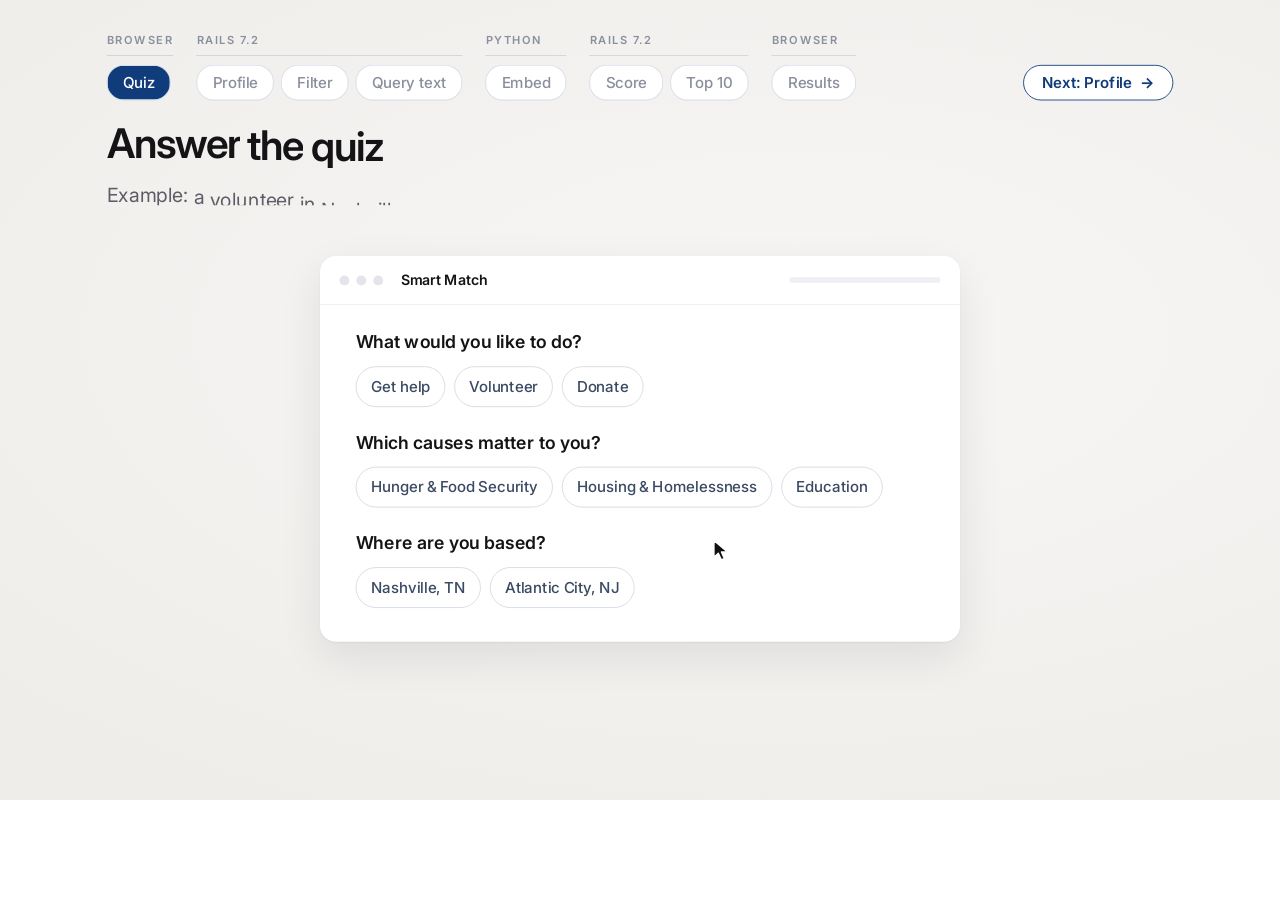
<file: explainers/smart-match/index.html>
<!doctype html>
<html>
<head>
<meta charset="utf-8">
<meta name="viewport" content="width=device-width, initial-scale=1">
<meta name="robots" content="noindex">
<title>Smart Match walkthrough</title>
<link href="https://fonts.googleapis.com/css2?family=Inter:wght@400;500;600;700&family=JetBrains+Mono:wght@400;500;600&display=block" rel="stylesheet">
<style>
  :root { --acc: #113C7B; --acc2: #3F6CB3; --acc3: #8EAEDD; --teal: #16A3A8; --ink: #141316; --ink2: #5E5C64; --ink3: #8A8F9C; }
  html, body { margin: 0; background: #fff; overflow: hidden; }
  #stage { position: relative; width: 1440px; height: 900px; overflow: hidden; font-family: Inter, sans-serif; color: var(--ink); -webkit-font-smoothing: antialiased; }
  .bgfill { position: absolute; inset: 0; background: radial-gradient(120% 95% at 62% 42%, #F7F6F4 0%, #ECEAE7 100%); }
  .o { position: absolute; left: 0; top: 0; transform-origin: 0 0; }
  .card { background: #fff; border-radius: 18px; box-shadow: 0 1px 2px rgba(20,19,22,.05), 0 18px 48px rgba(30,24,36,.09); }
  .mono { font-family: 'JetBrains Mono', monospace; }
  #cv { position: absolute; left: 0; top: 0; width: 1440px; height: 900px; z-index: 5; pointer-events: none; }
  #heads { position: absolute; left: 120px; top: 134px; width: 1200px; z-index: 6; }
  .head { position: absolute; left: 0; top: 0; width: 1200px; }
  .head h1 { margin: 0; font: 600 46px/1.08 Inter, sans-serif; letter-spacing: -0.03em; }
  .head p { margin: 14px 0 0; font: 400 22px/1.4 Inter, sans-serif; color: var(--ink2); }
  .w { display: inline-block; overflow: hidden; vertical-align: top; padding-bottom: 0.12em; margin-bottom: -0.12em; }
  .w > span { display: inline-block; }
  #rail { position: absolute; left: 120px; top: 40px; display: flex; gap: 26px; z-index: 6; }
  .grp { display: flex; flex-direction: column; gap: 10px; }
  .grp > i { font: 600 12.5px/1 Inter; letter-spacing: 0.14em; color: var(--ink3); font-style: normal; padding-bottom: 9px; border-bottom: 1.5px solid rgba(17,60,123,.14); white-space: nowrap; }
  .grp > div { display: flex; gap: 8px; }
  .pill { position: relative; margin: 0; box-sizing: content-box; -webkit-appearance: none; appearance: none; height: 38px; padding: 0 17px; border-radius: 19px; background: #fff; border: 1px solid rgba(17,60,123,.16); font: 500 17px/38px Inter, sans-serif; color: #8A8F9C; overflow: hidden; white-space: nowrap; cursor: default; }
  .pill b { position: absolute; inset: 0; background: var(--acc); opacity: 0; }
  .pill span { position: relative; }
  .kick { display: flex; align-items: center; gap: 10px; font: 600 13px/1 Inter; letter-spacing: 0.16em; color: var(--acc); z-index: 6; }
  .kick i { width: 8px; height: 8px; border-radius: 50%; background: var(--acc); }
  #cursor { position: absolute; left: 0; top: 0; width: 26px; height: 26px; z-index: 8; opacity: 0; }
  .ring { position: absolute; width: 40px; height: 40px; margin: -20px 0 0 -20px; border-radius: 50%; border: 2px solid var(--acc); opacity: 0; z-index: 8; }
  #clipFade { z-index: 9; }

  /* arch */
  .quiz { width: 720px; overflow: hidden; }
  .qbar { height: 54px; display: flex; align-items: center; gap: 8px; padding: 0 22px; border-bottom: 1px solid #EEF0F3; }
  .qbar > i { width: 11px; height: 11px; border-radius: 50%; background: #E3E5EA; }
  .qbar > b { margin-left: 12px; font: 600 16px Inter; }
  .prog { margin-left: auto; width: 170px; height: 6px; border-radius: 3px; background: #EEF0F3; overflow: hidden; }
  .prog > em { display: block; height: 100%; background: var(--acc); transform-origin: 0 50%; transform: scaleX(0); }
  .qb { padding: 30px 40px 38px; }
  .qq + .qq { margin-top: 28px; }
  .qq > p { margin: 0 0 14px; font: 600 20px/1.25 Inter; }
  .chips { display: flex; gap: 10px; }
  .chip, .fly { position: relative; display: inline-flex; align-items: center; height: 46px; padding: 0 16px; border-radius: 23px; border: 1.5px solid #D5DAE3; background: #fff; font: 500 17px/1 Inter; color: #3B4A63; overflow: hidden; white-space: nowrap; box-sizing: border-box; }
  .chip b { position: absolute; inset: -1.5px; background: var(--acc); opacity: 0; }
  .chip span { position: relative; }
  .fly { position: absolute; background: var(--acc); border-color: var(--acc); color: #fff; z-index: 4; }
  .prof { width: 440px; padding: 22px 30px 14px; box-sizing: border-box; }
  .cap { margin: 0 0 12px; font: 600 13px/1 Inter; letter-spacing: 0.14em; color: var(--ink3); }
  .pr { position: relative; display: flex; align-items: center; min-height: 56px; border-top: 1px solid #EEF0F3; }
  .pr > s { position: absolute; inset: 4px -14px; border-radius: 10px; background: rgba(17,60,123,.07); opacity: 0; }
  .pr > span { position: relative; width: 96px; flex: none; font: 500 18px Inter; color: var(--ink2); }
  .pr > div { position: relative; display: flex; gap: 8px; }
  .tag { font: 500 16px/1 'JetBrains Mono'; font-style: normal; color: var(--acc); background: #EEF2F8; border-radius: 8px; padding: 9px 11px; opacity: 0; }
  .qry { width: 880px; height: 240px; padding: 20px 26px; box-sizing: border-box; overflow: hidden; }
  .qt { margin: 0; font: 500 20px/33px 'JetBrains Mono'; color: var(--ink); }
  .pre { margin: 0; font: 500 17px/30px 'JetBrains Mono'; color: var(--teal); }
  .caret { display: inline-block; width: 2px; height: 22px; background: var(--ink); vertical-align: -4px; margin-left: 1px; }
  .model { width: 460px; height: 170px; box-sizing: border-box; padding: 24px 30px; border-radius: 18px; background: #17161A; color: #fff; }
  .model .cap { color: #6FD0D3; }
  .model b { display: block; font: 600 34px/1.1 Inter; letter-spacing: -0.02em; }
  .model span { display: block; margin-top: 12px; font: 500 16px 'JetBrains Mono'; color: #9AA3B5; }
  .vnum { font: 500 20px 'JetBrains Mono'; color: var(--ink2); white-space: nowrap; }
  .vlab { width: 300px; text-align: right; font: 500 18px Inter; color: var(--ink2); }
  .glab { width: 190px; text-align: right; font: 400 18px/22px Inter; color: var(--ink2); white-space: nowrap; }
  .glab b { color: var(--ink); font-weight: 600; margin-right: 8px; }
  .clab { font: 500 18px Inter; color: var(--ink2); white-space: nowrap; }
  .frame { width: 1240px; height: 600px; border-radius: 16px; background: #F1F2F4; box-shadow: 0 30px 80px rgba(30,24,36,.14); overflow: hidden; }
  .fbar { height: 44px; background: #fff; display: flex; align-items: center; gap: 8px; padding: 0 18px; border-bottom: 1px solid #E7E9EE; }
  .fbar i { width: 11px; height: 11px; border-radius: 50%; background: #E3E5EA; }
  .fbar span { margin-left: 16px; font: 500 15px Inter; color: #8A8F9C; background: #F3F4F6; padding: 6px 14px; border-radius: 8px; }
  .rrow { position: absolute; left: 0; width: 1200px; height: 44px; box-sizing: border-box; padding: 0 22px 0 64px; display: flex; align-items: center; gap: 18px; background: #fff; border-radius: 12px; box-shadow: 0 1px 2px rgba(20,19,22,.05), 0 6px 18px rgba(30,24,36,.05); }
  .rrow b { font: 600 19px Inter; white-space: nowrap; }
  .rrow > span { flex: 1; min-width: 0; font: 400 16px Inter; color: var(--ink2); white-space: nowrap; overflow: hidden; text-overflow: ellipsis; }
  .th { display: flex; gap: 16px; color: #8A8F9C; opacity: 0; }
  .th svg { width: 22px; height: 22px; display: block; }

  /* score */
  .fcard { width: 1200px; height: 92px; display: flex; align-items: center; justify-content: center; gap: 14px; font: 500 26px Inter; color: var(--ink); }
  .fcard > b { font-weight: 600; }
  .slot { position: relative; width: 150px; height: 56px; border-radius: 12px; border: 2px dashed #C9D1DE; box-sizing: border-box; }
  .slot em, .slot strong { position: absolute; inset: 0; display: flex; align-items: center; justify-content: center; }
  .slot em { font: 400 20px Inter; font-style: normal; color: var(--ink3); }
  .slot strong { font: 600 28px 'JetBrains Mono'; color: var(--acc); opacity: 0; }
  .slot u { position: absolute; left: 13px; top: 50%; width: 9px; height: 9px; margin-top: -4.5px; border-radius: 50%; opacity: 0; }
  .tot { font: 600 30px 'JetBrains Mono'; color: var(--acc); opacity: 0; white-space: nowrap; }
  .comp p { margin: 0; white-space: nowrap; }
  .comp .lab { font: 500 19px Inter; color: var(--ink2); }
  .comp .big { font: 600 56px/1.1 'JetBrains Mono'; margin-top: 6px; }
  .comp .mid { font: 500 34px/1.2 'JetBrains Mono'; margin-top: 30px; }
  .comp .mid span { font: 400 18px Inter; color: var(--ink2); margin-left: 12px; }
  .comp .res { font: 600 64px/1.1 'JetBrains Mono'; color: var(--acc); margin-top: 30px; }
  .comp > * { opacity: 0; }
  .flyv { font: 600 28px 'JetBrains Mono'; color: var(--acc); z-index: 7; white-space: nowrap; }
  .rule { position: absolute; left: 0; width: 640px; height: 52px; box-sizing: border-box; padding: 0 16px 0 22px; display: flex; align-items: center; gap: 14px; background: #fff; border-radius: 12px; border: 1.5px solid transparent; box-shadow: 0 1px 2px rgba(20,19,22,.05), 0 6px 18px rgba(30,24,36,.05); font: 500 18px Inter; }
  .rule > span { flex: 1; white-space: nowrap; }
  .rule s { text-decoration: none; font: 600 12px/1 Inter; letter-spacing: 0.1em; color: var(--acc); background: #EEF2F8; padding: 7px 9px; border-radius: 6px; opacity: 0; }
  .rule b { font: 500 18px 'JetBrains Mono'; color: var(--ink3); width: 64px; text-align: right; }
  .rule i { width: 26px; height: 26px; border-radius: 50%; background: var(--teal); display: flex; align-items: center; justify-content: center; opacity: 0; flex: none; }
  .meter { width: 420px; }
  .meter > p { margin: 0 0 16px; font: 500 19px Inter; color: var(--ink2); }
  .track { position: relative; height: 28px; border-radius: 14px; background: #E4E7EE; }
  .seg { position: absolute; top: 0; height: 28px; transform-origin: 0 50%; transform: scaleX(0); }
  .capl { position: absolute; right: -2px; top: -12px; width: 3px; height: 52px; border-radius: 2px; background: var(--ink); }
  .capt { position: absolute; right: -2px; top: -40px; font: 500 16px Inter; color: var(--ink2); white-space: nowrap; }
  .mval { margin-top: 34px; font: 600 64px/1 'JetBrains Mono'; color: var(--acc); }
  .mval span { opacity: 0; }
  .bk { position: absolute; left: 0; width: 440px; height: 52px; box-sizing: border-box; padding: 0 22px; display: flex; align-items: center; justify-content: space-between; background: #fff; border-radius: 12px; border: 1.5px solid transparent; box-shadow: 0 1px 2px rgba(20,19,22,.05), 0 6px 18px rgba(30,24,36,.05); font: 500 18px Inter; color: var(--ink2); }
  .bk b { font: 600 20px 'JetBrains Mono'; color: var(--ink); }
  .prods p { margin: 0 0 20px; font: 500 30px/1.2 'JetBrains Mono'; display: flex; align-items: center; gap: 16px; white-space: nowrap; opacity: 0; }
  .prods i { width: 16px; height: 16px; border-radius: 4px; }
  .prods b { color: var(--acc); }
  .sbar { width: 1120px; height: 44px; border-radius: 12px; background: #E4E7EE; position: relative; overflow: hidden; }
  .sseg { position: absolute; top: 0; height: 100%; transform-origin: 0 50%; transform: scaleX(0); }
  .tick { position: absolute; top: 0; width: 2px; height: 16px; background: #B5BCC9; }
  .tickl { position: absolute; top: 24px; font: 500 17px Inter; color: var(--ink2); white-space: nowrap; transform: translateX(-50%); }
  .mark { font: 600 26px 'JetBrains Mono'; color: var(--acc); white-space: nowrap; }
  .badge { font: 600 18px/1 Inter; color: #fff; background: var(--acc); padding: 11px 16px; border-radius: 22px; white-space: nowrap; }

  /* etl */
  .tbl { width: 1200px; height: 560px; overflow: hidden; }
  .thd { position: relative; z-index: 2; height: 48px; display: flex; align-items: center; padding: 0 24px; background: #F6F7F9; font: 600 13px Inter; letter-spacing: 0.12em; color: var(--ink3); border-radius: 18px 18px 0 0; }
  .tb { position: absolute; left: 0; top: 48px; width: 1200px; }
  .tr { position: relative; height: 50px; display: flex; align-items: center; padding: 0 24px; border-bottom: 1px solid #EEF0F3; font: 400 16px Inter; color: var(--ink2); box-sizing: border-box; }
  .tr > s { position: absolute; inset: 0; background: rgba(17,60,123,.08); border-left: 4px solid var(--acc); opacity: 0; }
  .tr > span, .thd > span { position: relative; white-space: nowrap; overflow: hidden; text-overflow: ellipsis; padding-right: 18px; box-sizing: border-box; flex: none; }
  .c1 { width: 270px; } .tr .c1 { font-weight: 600; color: var(--ink); } .c2 { width: 500px; } .c3 { width: 190px; } .c4 { width: 122px; } .c5 { width: 70px; }
  .raw { width: 1200px; box-sizing: border-box; padding: 22px 30px 24px; }
  .raw .t { margin: 0; font: 400 18px/1.65 Inter; color: var(--ink2); }
  .sec { border-radius: 5px; padding: 2px 0; -webkit-box-decoration-break: clone; box-decoration-break: clone; }
  .sec b { color: var(--acc); font-weight: 600; }
  .lab2 { width: 1200px; box-sizing: border-box; padding: 20px 30px; }
  .ln { display: flex; align-items: center; gap: 16px; height: 36px; opacity: 0; }
  .ln em { flex: none; width: 150px; font: 500 15px 'JetBrains Mono'; font-style: normal; color: var(--acc); background: #EEF2F8; border-radius: 7px; padding: 6px 10px; box-sizing: border-box; }
  .ln span { flex: 1; min-width: 0; font: 400 18px Inter; color: var(--ink); white-space: nowrap; overflow: hidden; text-overflow: ellipsis; }
  .mini { width: 78px; height: 54px; border-radius: 9px; background: #fff; box-shadow: 0 4px 12px rgba(30,24,36,.08); padding: 12px 10px; box-sizing: border-box; display: flex; flex-direction: column; gap: 6px; }
  .mini i { display: block; height: 5px; border-radius: 3px; background: #DCE2EC; }
  .mini i:first-child { width: 60%; background: #9FB3D6; }
  .mini.hl { box-shadow: 0 0 0 2px var(--teal), 0 4px 12px rgba(30,24,36,.08); }
  .model.sm { width: 300px; height: 180px; }
  .cnt { width: 300px; text-align: center; font: 500 19px 'JetBrains Mono'; color: var(--ink2); }
  .axl { font: 500 17px Inter; color: var(--ink2); white-space: nowrap; }
  .call { font: 600 16px/1 Inter; color: #fff; background: var(--acc); padding: 9px 13px; border-radius: 8px; white-space: nowrap; }
  #clipFade, #cursor, .ring { pointer-events: none; }
  .nextb { position: absolute; right: 120px; top: 73px; z-index: 7; display: none; align-items: center; gap: 10px; height: 40px; padding: 0 20px; border-radius: 20px; border: 1px solid var(--acc); background: #fff; color: var(--acc); font: 600 17px/38px Inter, sans-serif; white-space: nowrap; cursor: pointer; -webkit-appearance: none; appearance: none; }
  .nextb:hover { background: var(--acc); color: #fff; }
  .live body { background: #fff; overflow: hidden; }
  .live #stage { position: absolute; left: 0; top: 0; transform-origin: 0 0; }
  .live .nextb { display: flex; }
  .live .pill { cursor: pointer; }
  .live .pill:hover { box-shadow: 0 0 0 2px rgba(17,60,123,.22); }
  .pill:focus-visible, .nextb:focus-visible, .mbar button:focus-visible { outline: 3px solid rgba(22,163,168,.7); outline-offset: 2px; }
  .mbar { display: none; }
  .sr { position: absolute; width: 1px; height: 1px; margin: 0; overflow: hidden; clip: rect(0 0 0 0); white-space: nowrap; }
  @media (max-width: 639px) {
    .live .nextb { display: none; }
    .live .mbar { position: absolute; left: 0; right: 0; display: flex; align-items: center; justify-content: space-between; gap: 10px; height: 60px; font: 500 14px Inter, sans-serif; color: var(--ink2); }
    .mbar button { height: 40px; padding: 0 18px; border-radius: 20px; border: 1px solid rgba(17,60,123,.3); background: #fff; color: var(--acc); font: 600 14px Inter, sans-serif; cursor: pointer; }
    .mbar button:disabled { opacity: 0.35; cursor: default; }
  }
</style>
</head>
<body>
<div id="stage">
  <div class="bgfill"></div>
  <div id="rail"></div>
  <div id="heads"></div>
  <canvas id="cv"></canvas>
  <svg id="cursor" viewBox="0 0 22 22"><path d="M3 2 L3 18 L7.2 14.2 L10 20.4 L12.9 19.1 L10.2 13 L16 13 Z" fill="#111" stroke="#fff" stroke-width="1.4" stroke-linejoin="round"/></svg>
  <div class="ring" id="click"></div>
  <div id="clipFade" class="bgfill" style="opacity:0"></div>
  <button class="nextb" id="nextb" type="button"><span id="nextl">Next</span><b aria-hidden="true">&rarr;</b></button>
</div>
<div class="mbar" id="mbar"><button type="button" id="mbPrev">Back</button><span id="mbLab"></span><button type="button" id="mbNext">Next</button></div>
<p class="sr" id="say" aria-live="polite"></p>
<script src="data.js"></script>
<script>
const $ = id => document.getElementById(id);
const clamp = (v, a = 0, b = 1) => Math.min(b, Math.max(a, v));
const lerp = (a, b, k) => a + (b - a) * k;
const E = {
  lin: k => k, out3: k => 1 - Math.pow(1 - k, 3), out5: k => 1 - Math.pow(1 - k, 5),
  outExpo: k => k >= 1 ? 1 : 1 - Math.pow(2, -10 * k), in3: k => k * k * k,
  io3: k => k < 0.5 ? 4 * k * k * k : 1 - Math.pow(-2 * k + 2, 3) / 2,
  io5: k => k < 0.5 ? 16 * k ** 5 : 1 - Math.pow(-2 * k + 2, 5) / 2,
  back: k => { const c1 = 1.5, c3 = c1 + 1; return 1 + c3 * Math.pow(k - 1, 3) + c1 * Math.pow(k - 1, 2); },
};
const P = (t, a, b, e = E.out3) => e(clamp((t - a) / (b - a)));
const win = (t, a, b, c, d) => P(t, a, b) * (1 - P(t, c, d, E.io3));
const show = (el, on) => { const v = on ? '' : 'none'; if (el.style.display !== v) el.style.display = v; };
const QS = new URLSearchParams(location.search);
const LIVE = !QS.has('clip');
const CLIP = QS.get('clip') || QS.get('x') || 'arch';
const stage = $('stage');
function mk(html, parent = stage) { const t = document.createElement('template'); t.innerHTML = html.trim(); const el = t.content.firstChild; parent.appendChild(el); return el; }
function put(el, x, y, s = 1, op = 1) { show(el, op > 0.002); el.style.opacity = op; el.style.transform = `translate(${x}px, ${y}px) scale(${s})`; }
const rgb = h => [1, 3, 5].map(i => parseInt(h.slice(i, i + 2), 16));
const mixc = (a, b, k) => { const A = rgb(a), B = rgb(b); return `rgb(${A.map((v, i) => Math.round(lerp(v, B[i], clamp(k)))).join(',')})`; };
const rectOf = el => { const r = el.getBoundingClientRect(); return { x: r.left, y: r.top, w: r.width, h: r.height, cx: r.left + r.width / 2, cy: r.top + r.height / 2 }; };
let seed = 11; const rnd = () => (seed = (seed * 16807) % 2147483647) / 2147483647;

/* canvas */
const cv = $('cv'), ctx = cv.getContext('2d'); const DPR = window.devicePixelRatio || 1;
cv.width = Math.round(1440 * DPR); cv.height = Math.round(900 * DPR);
function clearC() { ctx.setTransform(DPR, 0, 0, DPR, 0, 0); ctx.globalAlpha = 1; ctx.clearRect(0, 0, 1440, 900); }
function dot(x, y, r, col, a) { if (a <= 0.005 || r <= 0) return; ctx.globalAlpha = Math.min(1, a); ctx.fillStyle = col; ctx.beginPath(); ctx.arc(x, y, r, 0, Math.PI * 2); ctx.fill(); }
function heat(v) { const lim = 0.06, a = Math.pow(Math.min(1, Math.abs(v) / lim), 0.8); const m = [244, 245, 248], c = v >= 0 ? [17, 60, 123] : [22, 163, 168]; return `rgb(${m.map((x, i) => Math.round(x + (c[i] - x) * a)).join(',')})`; }

/* headings, rail */
function words(t) { return t.split(' ').map(w => `<span class="w"><span>${w}</span></span>`).join(' '); }
let STEPS = [], PILLS = [];
function mkHeads(steps, top) {
  $('heads').style.top = top + 'px';
  steps.forEach(s => { s.d = mk(`<div class="head"><h1>${words(s.h)}</h1><p>${words(s.n)}</p></div>`, $('heads')); s.ws = [...s.d.querySelectorAll('.w > span')]; });
  STEPS = steps;
}
function renderHeads(u) {
  STEPS.forEach((s, i) => {
    const tin = s.tin ?? (s.t0 + (i === 0 ? 0.3 : 0.06)), tout = i === STEPS.length - 1 ? 1e9 : (s.tout ?? s.t1 - 0.5);
    const on = u > tin - 0.02 && u < tout + 0.75; show(s.d, on); if (!on) return;
    s.ws.forEach((w, j) => {
      const kin = P(u, tin + j * 0.035, tin + j * 0.035 + 0.7, E.outExpo);
      const kout = P(u, tout + j * 0.01, tout + j * 0.01 + 0.36, E.in3);
      w.style.transform = `translateY(${(1 - kin) * 110 - kout * 110}%)`;
    });
  });
}
function mkRail(groups) {
  groups.forEach(g => { const G = mk(`<div class="grp"><i>${g.label}</i><div></div></div>`, $('rail')); g.items.forEach(it => PILLS.push(mk(`<button type="button" class="pill"><b></b><span>${it}</span></button>`, G.lastChild))); });
}
function renderRail(u) {
  $('rail').style.opacity = P(u, 0.1, 0.45); $('nextb').style.opacity = P(u, 0.1, 0.45);
  PILLS.forEach((p, i) => {
    const s = STEPS[i]; const done = u >= s.t1 - 0.02;
    const k = P(u, s.t0 - 0.1, s.t0 + 0.2) * (1 - P(u, s.t1 - 0.1, s.t1 + 0.2));
    const base = done ? '#113C7B' : '#8A8F9C';
    p.firstChild.style.opacity = k; p.lastChild.style.color = mixc(base, '#ffffff', k);
    p.style.borderColor = done ? 'rgba(17,60,123,.4)' : 'rgba(17,60,123,.16)';
  });
}

/* cursor */
function cursorAt(x, y, op, press) { const el = $('cursor'); el.style.opacity = op; el.style.transform = `translate(${x - 3}px, ${y - 2}px) scale(${press})`; }
function ringAt(x, y, k) { const el = $('click'); el.style.left = x + 'px'; el.style.top = y + 'px'; el.style.opacity = k > 0 && k < 1 ? (1 - k) * 0.9 : 0; el.style.transform = `scale(${0.4 + k * 1.5})`; }
function glide(t, a, b, from, to, bend = 24) { const k = P(t, a, b, E.io3); return [lerp(from[0], to[0], k) + Math.sin(k * Math.PI) * bend * 0.4, lerp(from[1], to[1], k) - Math.sin(k * Math.PI) * bend]; }
function cursorPath(u, pts, tOn, tOff) {
  const op = P(u, tOn, tOn + 0.2) * (1 - P(u, tOff, tOff + 0.25));
  let pos = pts[0].slice(1, 3);
  for (let i = 1; i < pts.length; i++) { const [t1, x1, y1] = pts[i], [t0, x0, y0] = pts[i - 1]; if (u >= t0) pos = u < t1 ? glide(u, t0 + 0.06, t1 - 0.04, [x0, y0], [x1, y1]) : [x1, y1]; }
  let press = 1, ring = -1, rp = pos;
  for (const p of pts) if (p[3]) { if (u > p[0] && u < p[0] + 0.12) press = 0.85; const k = (u - p[0]) / 0.55; if (k > 0 && k < 1) { ring = k; rp = [p[1], p[2]]; } }
  cursorAt(pos[0], pos[1], op, press); ringAt(rp[0], rp[1], ring);
}
const THUP = '<svg viewBox="0 0 24 24" fill="none" stroke="currentColor" stroke-width="2" stroke-linecap="round" stroke-linejoin="round"><path d="M7 10v12"/><path d="M15 5.88 14 10h5.83a2 2 0 0 1 1.92 2.56l-2.33 8A2 2 0 0 1 17.5 22H4a2 2 0 0 1-2-2v-8a2 2 0 0 1 2-2h2.76a2 2 0 0 0 1.79-1.11L12 2a3.13 3.13 0 0 1 3 3.88Z"/></svg>';
const THDN = '<svg viewBox="0 0 24 24" fill="none" stroke="currentColor" stroke-width="2" stroke-linecap="round" stroke-linejoin="round"><path d="M17 14V2"/><path d="M9 18.12 10 14H4.17a2 2 0 0 1-1.92-2.56l2.33-8A2 2 0 0 1 6.5 2H20a2 2 0 0 1 2 2v8a2 2 0 0 1-2 2h-2.76a2 2 0 0 0-1.79 1.11L12 22a3.13 3.13 0 0 1-3-3.88Z"/></svg>';
const CHECK = '<svg viewBox="0 0 24 24" width="16" height="16" fill="none" stroke="#fff" stroke-width="3" stroke-linecap="round" stroke-linejoin="round"><path d="M5 12.5l4.5 4.5L19 7.5"/></svg>';

/* =================== ARCH: one request, end to end =================== */
const A = {};
function buildArch() {
  mkHeads([
    { t0: 0, t1: 2.3, h: 'Answer the quiz', n: 'Example: a volunteer in Nashville who picks hunger and housing.' },
    { t0: 2.3, t1: 4.5, h: 'The answers become a profile', n: 'The intent converter maps each quiz cause to a key in the config.' },
    { t0: 4.5, t1: 6.8, h: 'Keep the nonprofits in the same state', n: '575 of the 928 nonprofits are in Tennessee.' },
    { t0: 6.8, t1: 9.2, h: 'Write the query text', n: 'Each cause expands into its synonyms, and the city goes on the end.' },
    { t0: 9.2, t1: 11.6, h: 'Turn the text into numbers', n: 'Rails calls Python, where BGE-large reads it with a retrieval prefix.' },
    { t0: 11.6, t1: 14.0, h: 'Compare it with every candidate', n: 'Cosine similarity between the query and each of the 575 nonprofit vectors.' },
    { t0: 14.0, t1: 16.4, h: 'Keep the top 10, with reasons', n: 'Each reason lists the causes that nonprofit serves.' },
    { t0: 16.4, t1: 99, h: 'Show them as cards', n: 'Each card takes a like or a dislike, saved as feedback.' },
  ], 134);
  mkRail([{ label: 'BROWSER', items: ['Quiz'] }, { label: 'RAILS 7.2', items: ['Profile', 'Filter', 'Query text'] }, { label: 'PYTHON', items: ['Embed'] }, { label: 'RAILS 7.2', items: ['Score', 'Top 10'] }, { label: 'BROWSER', items: ['Results'] }]);
  const chip = (t, id = '') => `<span class="chip"${id ? ` id="${id}"` : ''}><b></b><span>${t}</span></span>`;
  A.quiz = mk(`<div class="o card quiz"><div class="qbar"><i></i><i></i><i></i><b>Smart Match</b><span class="prog"><em id="prog"></em></span></div><div class="qb">
    <div class="qq"><p>What would you like to do?</p><div class="chips">${chip('Get help')}${chip('Volunteer', 'c0')}${chip('Donate')}</div></div>
    <div class="qq"><p>Which causes matter to you?</p><div class="chips">${chip('Hunger &amp; Food Security', 'c1')}${chip('Housing &amp; Homelessness', 'c2')}${chip('Education')}</div></div>
    <div class="qq"><p>Where are you based?</p><div class="chips">${chip('Nashville, TN', 'c3')}${chip('Atlantic City, NJ')}</div></div></div></div>`);
  A.prof = mk(`<div class="o card prof"><p class="cap">PROFILE</p>
    <div class="pr"><s></s><span>Path</span><div><em class="tag" id="t0">volunteer</em></div></div>
    <div class="pr"><s></s><span>State</span><div><em class="tag" id="tS">TN</em></div></div>
    <div class="pr"><s></s><span>City</span><div><em class="tag" id="t3">Nashville</em></div></div>
    <div class="pr"><s></s><span>Causes</span><div><em class="tag" id="t1">food_assistance</em><em class="tag" id="t2">housing</em></div></div></div>`);
  A.rowsHl = [...A.prof.querySelectorAll('.pr > s')];
  A.fly = ['Volunteer', 'Hunger &amp; Food Security', 'Housing &amp; Homelessness', 'Nashville, TN'].map(t => mk(`<span class="o fly">${t}</span>`));
  A.glabs = [['Tennessee', 575], ['New Jersey', 196], ['California', 76], ['Other states', 47], ['No state listed', 34]].map(([n, c]) => mk(`<div class="o glab"><b>${n}</b>${c}</div>`));
  A.clab = mk(`<div class="o clab">575 candidates</div>`);
  A.qry = mk(`<div class="o card qry"><p class="cap">QUERY TEXT</p><p class="pre" id="pre"></p><p class="qt" id="qt"></p></div>`);
  A.model = mk(`<div class="o model"><p class="cap">PYTHON</p><b>BGE-large</b><span>bge-large-en-v1.5 &middot; 1,024 dimensions</span></div>`);
  const fmt = v => (v < 0 ? '−' : '') + Math.abs(v).toFixed(4);
  A.vnum = mk(`<div class="o vnum">[ ${D.Q.slice(0, 8).map(fmt).join(', ')}, &hellip; ]</div>`);
  A.vlab = mk(`<div class="o vlab">1,024 numbers</div>`);
  A.frame = mk(`<div class="o frame"><div class="fbar"><i></i><i></i><i></i><span>givingconnection.org</span></div></div>`);
  A.rows = mk(`<div class="o" style="width:1200px;height:520px"></div>`);
  const reason = c => { const a = c.split(',').map(s => s.trim()); return 'Serves: ' + (a.length === 1 ? a[0] : a.length === 2 ? a.join(' and ') : a.slice(0, -1).join(', ') + ', and ' + a[a.length - 1]); };
  A.rr = D.TOP.map((t, i) => mk(`<div class="rrow" style="top:${i * 52}px"><b>${t[0]}</b><span>${reason(t[1])}</span><i class="th">${THUP}${THDN}</i></div>`, A.rows));
  A.A1 = 'food assistance hunger relief food bank meal programs food pantry nutrition feeding food security emergency food';
  A.A2 = 'housing shelter homeless affordable housing emergency shelter housing assistance homelessness housing support';
  A.A3 = 'Nashville TN';
  A.PRE = 'Represent this sentence for searching relevant passages:';
  A.CLK = [0.75, 1.1, 1.45, 1.8];

  // dots
  const groups = [575, 196, 76, 47, 34];
  const order = Array.from({ length: 928 }, (_, i) => i); for (let i = 927; i > 0; i--) { const j = Math.floor(rnd() * (i + 1)); [order[i], order[j]] = [order[j], order[i]]; }
  const SP = 14, X0 = 760, Y0 = 300;
  let gy = Y0; const gStart = [];
  groups.forEach(n => { gStart.push(gy); gy += Math.ceil(n / 40) * SP + 30; });
  A.gStart = gStart;
  const perm = Array.from({ length: 575 }, (_, i) => i); for (let i = 574; i > 0; i--) { const j = Math.floor(rnd() * (i + 1)); [perm[i], perm[j]] = [perm[j], perm[i]]; }
  // histogram slots by rank (SIMS sorted high to low)
  const bins = {}; const H = new Array(575);
  for (let r = 574; r >= 0; r--) { const s = D.SIMS[r]; const b = Math.floor((s - 0.40) / 0.005); const k = bins[b] = (bins[b] ?? -1) + 1; H[r] = [160 + (b + 0.5) * (1120 / 92), 780 - k * 10]; }
  A.dots = []; let idx = 0;
  groups.forEach((n, g) => {
    for (let q = 0; q < n; q++, idx++) {
      const p = order[idx];
      const d = { g, x0: X0 + (p % 40) * SP + 7, y0: Y0 + Math.floor(p / 40) * SP + 7, x1: X0 + (q % 40) * SP + 7, y1: gStart[g] + Math.floor(q / 40) * SP + 7, del: rnd() };
      if (g === 0) { const rank = perm[q]; Object.assign(d, { rank, x2: 1100 + (q % 24) * 9.5 + 4.75, y2: 300 + Math.floor(q / 24) * 9.5 + 4.75, x3: H[rank][0], y3: H[rank][1], del2: rnd(), x4: 152, y4: 288 + rank * 52 + 22 }); }
      A.dots.push(d);
    }
  });
}
function measureArch() {
  put(A.quiz, 360, 288); put(A.prof, 880, 300); put(A.rows, 120, 288);
  A.chipR = [0, 1, 2, 3].map(i => { const r = rectOf($('c' + i)); return { dx: r.x - 360, dy: r.y - 288, cx: r.cx, cy: r.cy }; });
  A.chipEls = [0, 1, 2, 3].map(i => ({ el: $('c' + i), b: $('c' + i).firstChild, t: $('c' + i).lastChild }));
  A.tagR = ['t0', 't1', 't2', 't3'].map(id => { const r = rectOf($(id)); return { dx: r.x - 880, dy: r.y - 300, w: r.w, h: r.h }; });
  A.fly.forEach((f, i) => { f.style.width = rectOf($('c' + i)).w + 'px'; });
  const th = A.rr[0].querySelector('.th svg'); const r = rectOf(th); A.thumb = [r.cx, r.cy];
}
function typed(u) {
  const n1 = Math.round(P(u, 7.1, 7.9, E.lin) * A.A1.length), n2 = Math.round(P(u, 7.95, 8.7, E.lin) * A.A2.length), n3 = Math.round(P(u, 8.75, 8.95, E.lin) * A.A3.length);
  let h = `<span style="color:#113C7B">${A.A1.slice(0, n1)}</span>`;
  if (u >= 7.92) h += `<span style="color:#B0B6C2">; </span><span style="color:#3F6CB3">${A.A2.slice(0, n2)}</span>`;
  if (u >= 8.72) h += `<span style="color:#B0B6C2">; </span><span style="color:#0E8C91">${A.A3.slice(0, n3)}</span>`;
  if (u > 7.02 && u < 9.3 && (u < 8.95 || Math.floor(u * 3) % 2 === 0)) h += '<i class="caret"></i>';
  return h;
}
function rArch(u) {
  renderHeads(u); renderRail(u); clearC();
  // quiz card
  const kQ = P(u, 0.15, 0.6, E.out5), mQ = P(u, 2.3, 2.85, E.io3), xQ = P(u, 4.5, 4.95, E.in3);
  const qx = lerp(360, 120, mQ) - 80 * xQ;
  put(A.quiz, qx, 288 + (1 - kQ) * 24, 1, kQ * (1 - xQ));
  A.chipEls.forEach((c, i) => { const k = P(u, A.CLK[i], A.CLK[i] + 0.16); c.b.style.opacity = k; c.t.style.color = mixc('#3B4A63', '#ffffff', k); c.el.style.borderColor = k > 0.5 ? '#113C7B' : '#D5DAE3'; });
  $('prog').style.transform = `scaleX(${A.CLK.reduce((a, c) => a + P(u, c, c + 0.3) * 0.25, 0)})`;
  cursorPath(u, [[0.4, 1010, 820], ...A.CLK.map((t, i) => [t, A.chipR[i].cx, A.chipR[i].cy, 1])], 0.4, 1.95);
  // profile card
  const kP = P(u, 2.45, 2.85, E.out5), mP = P(u, 4.55, 5.1, E.io3), oP = 1 - P(u, 9.2, 9.45, E.io3);
  const px = lerp(880, 120, mP), py = lerp(300, 288, mP) + (1 - kP) * 24, ps = lerp(1, 0.92, mP);
  put(A.prof, px, py, ps, kP * oP);
  const FT = [2.6, 2.8, 3.0, 3.2];
  const tagOn = i => P(u, FT[i] + 0.45, FT[i] + 0.65);
  ['t0', 't1', 't2', 't3'].forEach((id, i) => { $(id).style.opacity = tagOn(i); });
  $('tS').style.opacity = tagOn(3);
  A.fly.forEach((f, i) => {
    const k = P(u, FT[i], FT[i] + 0.65, E.io3);
    if (k <= 0 || k >= 1) { show(f, false); return; }
    const sx = qx + A.chipR[i].dx, sy = 288 + A.chipR[i].dy, t = A.tagR[i], tx = 880 + t.dx, ty = 300 + t.dy;
    const s = lerp(1, t.h / 46, k);
    put(f, lerp(sx, tx, k) + Math.sin(k * Math.PI) * 10, lerp(sy, ty, k) - Math.sin(k * Math.PI) * 50, s, 1 - P(k, 0.7, 1));
  });
  // row highlights: state during the filter, causes and city while the query is written
  const hl = [0, win(u, 4.95, 5.25, 6.5, 6.8) + win(u, 8.72, 8.8, 9.0, 9.2), win(u, 8.72, 8.8, 9.0, 9.2), 0];
  A.rowsHl.forEach((s, i) => { s.style.opacity = hl[i]; });
  const glow = (id, k) => { $(id).style.boxShadow = k > 0 ? `0 0 0 ${2 * k}px rgba(17,60,123,${0.8 * k})` : 'none'; };
  glow('t1', win(u, 7.05, 7.15, 7.85, 7.95)); glow('t2', win(u, 7.95, 8.05, 8.6, 8.72));
  // state group labels
  const kL = P(u, 5.65, 5.9);
  A.glabs.forEach((l, g) => put(l, 545, A.gStart[g] - 4, 1, kL * (1 - (g === 0 ? P(u, 6.85, 7.1) : P(u, 6.2, 6.5)))));
  put(A.clab, 1100, 540, 1, P(u, 7.2, 7.5) * (1 - P(u, 9.2, 9.4)) + P(u, 11.65, 11.9) * (1 - P(u, 12.0, 12.25)));
  // query card
  const kq = P(u, 6.85, 7.15, E.out5), mq = P(u, 9.25, 9.75, E.io3), oq = 1 - P(u, 11.6, 11.9, E.io3);
  put(A.qry, 120, lerp(580, 290, mq) + (1 - kq) * 20, lerp(1, 0.72, mq), kq * oq);
  A.qry.style.height = lerp(240, 300, P(u, 9.6, 9.8)) + 'px';
  $('qt').innerHTML = typed(u);
  $('pre').textContent = A.PRE.slice(0, Math.round(P(u, 9.75, 10.15, E.lin) * A.PRE.length));
  show($('pre'), u > 9.6);
  // model
  const kM = P(u, 9.4, 9.8, E.out5) * (1 - P(u, 11.6, 11.9, E.io3)), gl = win(u, 10.15, 10.35, 10.6, 11.0);
  put(A.model, 860, 290 + (1 - P(u, 9.4, 9.8, E.out5)) * 20, 1, kM);
  A.model.style.boxShadow = `0 18px 48px rgba(20,19,22,.22), 0 0 0 ${4 * gl}px rgba(22,163,168,${0.5 * gl}), 0 0 ${60 * gl}px rgba(22,163,168,${0.35 * gl})`;
  put(A.vnum, 120, 742, 1, P(u, 10.8, 11.1) * (1 - P(u, 11.6, 11.8)));
  put(A.vlab, 1020, 744, 1, P(u, 10.9, 11.2) * (1 - P(u, 11.6, 11.8)));
  // particles: the query flowing into the model
  for (let i = 0; i < 16; i++) {
    const k = P(u, 9.95 + i * 0.025, 10.4 + i * 0.025, E.io3); if (k <= 0 || k >= 1) continue;
    const sx = 740, sy = 330 + (i % 6) * 26, tx = 878, ty = 350 + (i % 4) * 22;
    ctx.globalAlpha = Math.sin(k * Math.PI); ctx.fillStyle = i % 3 === 0 ? '#16A3A8' : '#113C7B';
    ctx.beginPath(); ctx.roundRect(lerp(sx, tx, k), lerp(sy, ty, k) - Math.sin(k * Math.PI) * 16, 22, 8, 4); ctx.fill();
  }
  // query vector
  const kv = P(u, 10.4, 11.1, E.io3), m6 = P(u, 11.6, 12.0, E.io3), ov = 1 - P(u, 14.0, 14.3);
  if (kv > 0 && ov > 0) {
    const base = lerp(640, 302, m6), x0 = lerp(120, 160, m6), x1 = lerp(1320, 1280, m6), amp = lerp(1, 0.32, m6), bw = (x1 - x0) / 1024;
    ctx.globalAlpha = ov * 0.6; ctx.fillStyle = '#C9D1DE'; ctx.fillRect(x0, base - 0.5, (x1 - x0) * kv, 1);
    const n = Math.floor(1024 * kv);
    ['#113C7B', '#16A3A8'].forEach((col, pass) => {
      ctx.globalAlpha = ov; ctx.fillStyle = col; ctx.beginPath();
      for (let i = 0; i < n; i++) { const v = D.Q[i]; if ((v >= 0) === (pass === 0)) { const h = clamp(v * 1100, -95, 95) * amp; ctx.rect(x0 + i * bw, h >= 0 ? base - h : base, Math.max(bw * 0.8, 0.6), Math.abs(h)); } }
      ctx.fill();
    });
    if (m6 > 0) { ctx.globalAlpha = m6 * ov; ctx.fillStyle = '#0E8C91'; ctx.font = '600 16px Inter'; ctx.fillText('QUERY VECTOR', 160, 262); }
  }
  // histogram axis
  const kx = P(u, 11.95, 12.3) * (1 - P(u, 14.0, 14.3));
  if (kx > 0) {
    ctx.globalAlpha = kx; ctx.fillStyle = '#B5BCC9'; ctx.fillRect(160, 792, 1120, 1.5);
    ctx.font = '500 17px Inter'; ctx.fillStyle = '#5E5C64'; ctx.textAlign = 'center';
    [0.4, 0.5, 0.6, 0.7, 0.8].forEach(v => { const x = 160 + (v - 0.40) / 0.46 * 1120; ctx.fillRect(x - 0.75, 792, 1.5, 8); ctx.fillText(v.toFixed(1), x, 822); });
    ctx.textAlign = 'right'; ctx.fillText('Similarity to the query', 1280, 856); ctx.textAlign = 'left';
  }
  // dots
  const kTop = P(u, 13.1, 13.45, E.back);
  A.dots.forEach(d => {
    let a = clamp(P(u, 4.6, 5.3) * 1.6 - (d.y0 - 300) / 336 * 0.6), x = d.x0, y = d.y0, r = 4.2, col = '#7F96BD';
    if (a <= 0) return;
    const ks = P(u, 5.35 + d.del * 0.3, 5.95 + d.del * 0.3, E.io3);
    x = lerp(x, d.x1, ks); y = lerp(y, d.y1, ks);
    if (d.g !== 0) { const kf = P(u, 6.2, 6.55, E.io3); col = mixc('#7F96BD', '#C3CBD8', ks); a *= 1 - kf; y += kf * 16; }
    else {
      col = mixc('#7F96BD', '#113C7B', ks);
      const kc = P(u, 6.9 + d.del * 0.25, 7.35 + d.del * 0.25, E.io3); x = lerp(x, d.x2, kc); y = lerp(y, d.y2, kc); r = lerp(4.2, 3.1, kc);
      a *= 1 - P(u, 9.2, 9.45) + P(u, 11.65, 11.95);
      const kh = P(u, 12.0 + d.del2 * 0.45, 12.6 + d.del2 * 0.45, E.io3); x = lerp(x, d.x3, kh); y = lerp(y, d.y3, kh); r = lerp(r, 4, kh);
      if (d.rank < 10) {
        r = lerp(r, 6.5, kTop); if (kTop > 0.3) col = '#16A3A8';
        const k4 = P(u, 14.1 + d.rank * 0.04, 14.7 + d.rank * 0.04, E.io3); x = lerp(x, d.x4, k4); y = lerp(y, d.y4, k4); r = lerp(r, 15, k4); if (k4 > 0.5) col = '#113C7B';
        dot(x, y, r, col, a);
        if (k4 > 0.75) { ctx.globalAlpha = P(k4, 0.75, 1); ctx.fillStyle = '#fff'; ctx.font = '600 14px Inter'; ctx.textAlign = 'center'; ctx.fillText(String(d.rank + 1), x, y + 5); ctx.textAlign = 'left'; }
        return;
      }
      a *= 1 - 0.6 * P(u, 13.1, 13.45); a *= 1 - P(u, 14.0, 14.35);
    }
    dot(x, y, r, col, a);
  });
  // lines from the query to the closest ten
  const kl = win(u, 13.2, 13.5, 13.8, 14.1);
  if (kl > 0) A.dots.forEach(d => { if (d.g === 0 && d.rank < 10) { const k = P(u, 13.2 + d.rank * 0.02, 13.5 + d.rank * 0.02); ctx.globalAlpha = kl * 0.5; ctx.strokeStyle = '#16A3A8'; ctx.lineWidth = 1.2; ctx.beginPath(); ctx.moveTo(720, 334); ctx.lineTo(lerp(720, d.x3, k), lerp(334, d.y3, k)); ctx.stroke(); } });
  // ranked rows, then the results page
  put(A.rows, 120, 288, 1, u > 14.2 ? 1 : 0);
  A.rr.forEach((r, i) => { const k = P(u, 14.3 + i * 0.05, 14.75 + i * 0.05, E.out5); r.style.opacity = k; r.style.transform = `translateX(${(1 - k) * 30}px)`; r.querySelector('.th').style.opacity = P(u, 16.9 + i * 0.04, 17.2 + i * 0.04); });
  const kF = P(u, 16.45, 16.9, E.out5);
  put(A.frame, 100, 236 + (1 - kF) * 14, 1, kF);
  const up = A.rr[0].querySelector('.th svg'); const kt = P(u, 17.6, 17.75);
  up.style.color = mixc('#8A8F9C', '#113C7B', kt); up.style.fill = kt > 0.5 ? '#113C7B' : 'none';
  if (u > 16.8) cursorPath(u, [[16.95, 1060, 860], [17.55, A.thumb[0], A.thumb[1], 1]], 16.95, 18.2);
}

/* =================== SCORE: one nonprofit, scored =================== */
const S = {}, OY = 30;
function buildScore() {
  mkHeads([
    { t0: 0, t1: 3.0, h: 'Similarity: how close in meaning', n: 'The cosine between the two vectors, nudged up for a detailed profile.' },
    { t0: 3.0, t1: 5.8, h: 'Attributes: what you asked for', n: 'Each preference the nonprofit meets adds its weight, up to 0.20.' },
    { t0: 5.8, t1: 8.6, h: 'Distance: how far away it is', n: 'Haversine miles from your city, scored in buckets.' },
    { t0: 8.6, t1: 99, h: 'Weighted and added', n: 'A score of 0.7 or more reads as a strong match.' },
  ], 134);
  mkRail([{ label: 'WORKED EXAMPLE', items: ['Similarity', 'Attributes', 'Distance', 'Total'] }]);
  S.b = mk(`<div style="position:absolute;left:0;top:0;width:1440px;height:900px;transform:translateY(${OY}px)"></div>`);
  S.f = mk(`<div class="o card fcard"><b>score</b><span>=</span><span>0.70 &times;</span><span class="slot" id="s0"><em>similarity</em><strong>0.84</strong><u style="background:#113C7B"></u></span><span>+</span><span>0.20 &times;</span><span class="slot" id="s1"><em>attributes</em><strong>0.11</strong><u style="background:#3F6CB3"></u></span><span>+</span><span>0.10 &times;</span><span class="slot" id="s2"><em>distance</em><strong>0.95</strong><u style="background:#8EAEDD"></u></span><span class="tot" id="tot">= 0.705</span></div>`);
  S.c1 = mk(`<div class="o comp"><p class="lab">Cosine of the angle</p><p class="big">0.80</p><p class="mid">&times; 1.05<span>content boost</span></p><p class="res">= <span id="r1">0.84</span></p></div>`);
  S.rules = mk(`<div class="o" style="width:640px;height:440px"></div>`);
  const R = [['Work with kids or seniors', 0.07], ['Support veterans', 0.08], ['Spanish-speaking opportunities', 0.06, 1], ['Grassroots or BIPOC-led', 0.06], ['Behind the scenes', 0.04], ['Accessible opportunities', 0.06], ['Family friendly', 0.05, 1]];
  S.rl = R.map(([n, w, on], i) => mk(`<div class="rule" style="top:${i * 62}px"><span>${n}</span><s>YOU ASKED</s><b>+${w.toFixed(2)}</b><i>${CHECK}</i></div>`, S.rules));
  S.on = R.map(r => !!r[2]);
  S.meter = mk(`<div class="o meter"><p>Attribute bonus</p><div class="track"><span class="seg" id="g1" style="left:0;width:126px;background:#3F6CB3;border-radius:14px 0 0 14px"></span><span class="seg" id="g2" style="left:126px;width:105px;background:#6F95CF"></span><span class="capl"></span><span class="capt">cap 0.20</span></div><p class="mval"><span id="r2">0.11</span></p></div>`);
  S.map = mk(`<div class="o card" style="width:640px;height:490px"></div>`);
  S.bk = mk(`<div class="o" style="width:440px;height:380px"></div>`);
  S.bl = [['Within 2 miles', '1.00'], ['Within 5 miles', '0.95'], ['Within 10 miles', '0.90'], ['Within 25 miles', '0.80'], ['Within 50 miles', '0.70'], ['Farther', '0.70']].map(([a, b], i) => mk(`<div class="bk" style="top:${i * 62}px"><span>${a}</span><b${i === 1 ? ' id="r3"' : ''}>${b}</b></div>`, S.bk));
  S.prods = mk(`<div class="o prods"><p><i style="background:#113C7B"></i>0.70 &times; 0.84 = <b>0.588</b></p><p><i style="background:#3F6CB3"></i>0.20 &times; 0.11 = <b>0.022</b></p><p><i style="background:#8EAEDD"></i>0.10 &times; 0.95 = <b>0.095</b></p></div>`);
  S.sbar = mk(`<div class="o" style="width:1120px;height:140px"><div class="sbar"><span class="sseg" id="q1" style="left:0;width:${0.588 * 1120}px;background:#113C7B"></span><span class="sseg" id="q2" style="left:${0.588 * 1120}px;width:${0.022 * 1120}px;background:#3F6CB3"></span><span class="sseg" id="q3" style="left:${0.61 * 1120}px;width:${0.095 * 1120}px;background:#8EAEDD"></span></div>
    <div style="position:relative;margin-top:10px">${[[0.2, 'weak'], [0.4, 'moderate'], [0.7, 'strong']].map(([v, l]) => `<span class="tick" style="left:${v * 1120 - 1}px"></span><span class="tickl" style="left:${v * 1120}px">${v.toFixed(1)} ${l}</span>`).join('')}</div></div>`);
  S.mark = mk(`<div class="o mark">0.705</div>`);
  S.badge = mk(`<div class="o badge">Strong match</div>`);
  S.fv = [0, 1, 2].map(i => mk(`<div class="o flyv">${['0.84', '0.11', '0.95'][i]}</div>`));
  [S.f, S.c1, S.rules, S.meter, S.map, S.bk, S.prods, S.sbar, S.mark, S.badge, ...S.fv].forEach(el => S.b.appendChild(el));
}
function measureScore() {
  put(S.f, 120, 222); put(S.c1, 800, 372); [...S.c1.children].forEach(c => c.style.opacity = 1);
  put(S.meter, 880, 430); put(S.bk, 860, 350);
  const rb = el => { const r = rectOf(el); r.y -= OY; r.cy -= OY; return r; };
  S.slot = [0, 1, 2].map(i => rb($('s' + i)));
  S.src = ['r1', 'r2', 'r3'].map(id => rb($(id)));
  S.fvR = S.fv.map(f => { put(f, 0, 0); return rectOf(f); });
  [...S.c1.children].forEach(c => c.style.opacity = 0);
}
function rScore(u) {
  renderHeads(u); renderRail(u); clearC(); ctx.translate(0, OY);
  put(S.f, 120, 222 + (1 - P(u, 0.1, 0.6, E.out5)) * 16, 1, P(u, 0.1, 0.5));
  // slots: active while their part is worked out, filled once the value lands
  const ph = [[0.3, 2.85], [3.1, 5.7], [5.9, 8.5]], land = [2.8, 5.65, 8.45];
  [0, 1, 2].forEach(i => {
    const s = $('s' + i), act = win(u, ph[i][0], ph[i][0] + 0.25, ph[i][1], ph[i][1] + 0.2), f = P(u, land[i], land[i] + 0.15);
    s.style.borderStyle = act > 0.3 || f > 0 ? 'solid' : 'dashed';
    s.style.borderColor = act > 0.3 ? '#113C7B' : f > 0 ? '#D5DAE3' : '#C9D1DE';
    s.style.background = act > 0 ? `rgba(17,60,123,${0.06 * act})` : '#fff';
    s.querySelector('em').style.opacity = 1 - f; s.querySelector('strong').style.opacity = f; s.querySelector('u').style.opacity = f;
    const k = P(u, land[i] - 0.5, land[i], E.io3); const fv = S.fv[i];
    if (k <= 0 || k >= 1) show(fv, false);
    else { const a = S.src[i], b = S.slot[i], w = S.fvR[i]; const s0 = a.h / w.h; const sc = lerp(s0, 1, k); put(fv, lerp(a.cx, b.cx, k) - w.w * sc / 2, lerp(a.cy, b.cy, k) - w.h * sc / 2 - Math.sin(k * Math.PI) * 40, sc, 1); }
  });
  $('tot').style.opacity = P(u, 10.5, 10.8);
  // phase 1: cosine
  const o1 = P(u, 0.2, 0.5) * (1 - P(u, 3.0, 3.25, E.io3));
  put(S.c1, 800, 372, 1, o1);
  [...S.c1.children].forEach((c, i) => { const k = P(u, [0.9, 1.0, 1.55, 2.0][i], [0.9, 1.0, 1.55, 2.0][i] + 0.35, E.out5); c.style.opacity = k; c.style.transform = `translateY(${(1 - k) * 14}px)`; });
  if (o1 > 0) {
    const O = [210, 800], L = 470, aq = 64 * Math.PI / 180, an = (64 - 36.87) * Math.PI / 180;
    ctx.globalAlpha = o1 * 0.7; ctx.strokeStyle = '#D3D8E1'; ctx.lineWidth = 1.5; ctx.beginPath(); ctx.moveTo(O[0], O[1]); ctx.lineTo(O[0] + 520, O[1]); ctx.moveTo(O[0], O[1]); ctx.lineTo(O[0], O[1] - 460); ctx.stroke();
    const arrow = (ang, col, k, label) => {
      if (k <= 0) return; const len = L * k, x = O[0] + Math.cos(ang) * len, y = O[1] - Math.sin(ang) * len;
      ctx.globalAlpha = o1; ctx.strokeStyle = col; ctx.fillStyle = col; ctx.lineWidth = 4; ctx.lineCap = 'round';
      ctx.beginPath(); ctx.moveTo(O[0], O[1]); ctx.lineTo(x, y); ctx.stroke();
      ctx.save(); ctx.translate(x, y); ctx.rotate(-ang); ctx.beginPath(); ctx.moveTo(6, 0); ctx.lineTo(-14, -9); ctx.lineTo(-14, 9); ctx.closePath(); ctx.fill(); ctx.restore();
      ctx.globalAlpha = o1 * P(k, 0.8, 1); ctx.font = '600 20px Inter'; ctx.fillText(label, x + (ang > 1 ? 16 : 14), y + (ang > 1 ? 4 : -8));
    };
    arrow(aq, '#16A3A8', P(u, 0.35, 0.95, E.out3), 'Query');
    arrow(an, '#113C7B', P(u, 0.5, 1.1, E.out3), 'Nonprofit');
    const ka = P(u, 1.0, 1.4, E.io3);
    if (ka > 0) { ctx.globalAlpha = o1; ctx.strokeStyle = '#141316'; ctx.lineWidth = 2; ctx.beginPath(); ctx.arc(O[0], O[1], 130, -an, -an - (aq - an) * ka, true); ctx.stroke(); ctx.globalAlpha = o1 * P(u, 1.2, 1.45); ctx.fillStyle = '#141316'; ctx.font = 'italic 600 24px Inter'; const m = (aq + an) / 2; ctx.fillText('θ', O[0] + Math.cos(m) * 158 - 6, O[1] - Math.sin(m) * 158 + 8); }
  }
  // phase 2: attributes
  const o2 = P(u, 3.05, 3.35) * (1 - P(u, 5.82, 6.05, E.io3));
  put(S.rules, 160, 350, 1, o2); put(S.meter, 880, 430, 1, o2);
  S.rl.forEach((r, i) => {
    const k = P(u, 3.1 + i * 0.06, 3.5 + i * 0.06, E.out5), sel = P(u, 3.85, 4.1), ok = P(u, 4.25 + (i === 6 ? 0.2 : 0), 4.45 + (i === 6 ? 0.2 : 0), E.back);
    r.style.transform = `translateX(${(1 - k) * -24}px)`;
    r.style.opacity = k * (S.on[i] ? 1 : 1 - 0.5 * sel);
    r.style.borderColor = S.on[i] && sel > 0.5 ? '#113C7B' : 'transparent';
    r.querySelector('s').style.opacity = S.on[i] ? sel : 0;
    r.querySelector('i').style.opacity = S.on[i] ? clamp(ok) : 0; r.querySelector('i').style.transform = `scale(${S.on[i] ? Math.max(0, ok) : 0})`;
    r.querySelector('b').style.color = S.on[i] && ok > 0.5 ? '#113C7B' : '#8A8F9C';
  });
  $('g1').style.transform = `scaleX(${P(u, 4.45, 4.8, E.io3)})`; $('g2').style.transform = `scaleX(${P(u, 4.7, 5.05, E.io3)})`;
  $('r2').style.opacity = u < 5.15 ? P(u, 4.85, 5.05) : 0;
  $('r1').style.opacity = u < 2.3 ? 1 : 0;
  // phase 3: distance
  const o3 = P(u, 5.85, 6.15) * (1 - P(u, 8.62, 8.85, E.io3));
  put(S.map, 140, 340, 1, o3); put(S.bk, 860, 350, 1, o3);
  S.bl.forEach((b, i) => { const k = P(u, 5.95 + i * 0.06, 6.35 + i * 0.06, E.out5), h = P(u, 7.4, 7.6); b.style.opacity = k * (i === 1 ? 1 : 1 - 0.45 * h); b.style.transform = `translateX(${(1 - k) * 24}px)`; b.style.borderColor = i === 1 && h > 0.5 ? '#113C7B' : 'transparent'; });
  if (o3 > 0) {
    const C = [460, 585], RR = [44, 86, 132, 182, 226], LB = ['2 mi', '5', '10', '25', '50 mi'];
    ctx.save(); ctx.beginPath(); ctx.roundRect(140, 340, 640, 490, 18); ctx.clip();
    ctx.globalAlpha = o3 * 0.5; ctx.strokeStyle = '#EEF0F3'; ctx.lineWidth = 1;
    for (let x = 160; x < 780; x += 46) { ctx.beginPath(); ctx.moveTo(x, 340); ctx.lineTo(x + 30, 830); ctx.stroke(); }
    for (let y = 360; y < 830; y += 46) { ctx.beginPath(); ctx.moveTo(140, y); ctx.lineTo(780, y - 20); ctx.stroke(); }
    RR.forEach((r, i) => {
      const k = P(u, 6.0 + i * 0.08, 6.5 + i * 0.08, E.out5); if (k <= 0) return;
      const hl = i === 1 ? P(u, 7.4, 7.6) : 0;
      ctx.globalAlpha = o3 * k; ctx.setLineDash([5, 6]); ctx.strokeStyle = hl > 0.5 ? '#113C7B' : '#AEB7C6'; ctx.lineWidth = hl > 0.5 ? 2 : 1.5;
      ctx.beginPath(); ctx.arc(C[0], C[1], r * k, 0, Math.PI * 2); ctx.stroke(); ctx.setLineDash([]);
      ctx.fillStyle = hl > 0.5 ? '#113C7B' : '#8A8F9C'; ctx.font = '500 15px Inter'; ctx.fillText(LB[i], C[0] + r * 0.72 + 4, C[1] - r * 0.69 - 4);
    });
    ctx.restore();
    // pins
    const kp = P(u, 6.1, 6.4, E.back); dot(C[0], C[1], 11 * kp, '#16A3A8', o3); dot(C[0], C[1], 4 * kp, '#fff', o3);
    ctx.globalAlpha = o3 * kp; ctx.fillStyle = '#0E8C91'; ctx.font = '600 17px Inter'; ctx.fillText('You', C[0] - 46, C[1] + 6);
    const kd = P(u, 6.75, 7.05, E.back), ang = 0.5, NR = 66, N = [C[0] + Math.cos(ang) * NR, C[1] + Math.sin(ang) * NR - (1 - clamp(kd)) * 40];
    if (kd > 0) {
      dot(N[0], N[1], 11, '#113C7B', o3 * clamp(kd * 2)); dot(N[0], N[1], 4, '#fff', o3 * clamp(kd * 2));
      const kl = P(u, 7.05, 7.35, E.io3);
      ctx.globalAlpha = o3; ctx.strokeStyle = '#141316'; ctx.lineWidth = 2; ctx.beginPath(); ctx.moveTo(C[0], C[1]); ctx.lineTo(lerp(C[0], N[0], kl), lerp(C[1], N[1], kl)); ctx.stroke();
      ctx.globalAlpha = o3 * P(u, 7.25, 7.45); ctx.fillStyle = '#141316'; ctx.font = '600 18px Inter'; ctx.fillText('4.1 mi', N[0] + 16, N[1] + 26);
      ctx.globalAlpha = o3 * clamp(kd); ctx.fillStyle = '#113C7B'; ctx.fillText('Nonprofit', N[0] + 16, N[1] - 6);
    }
  }
  // phase 4: weighted and added
  const o4 = P(u, 8.65, 8.95);
  put(S.prods, 160, 372, 1, o4);
  [...S.prods.children].forEach((p, i) => { const k = P(u, 8.8 + i * 0.25, 9.2 + i * 0.25, E.out5); p.style.opacity = k; p.style.transform = `translateX(${(1 - k) * -20}px)`; });
  put(S.sbar, 160, 640, 1, P(u, 9.3, 9.6));
  $('q1').style.transform = `scaleX(${P(u, 9.6, 10.15, E.io3)})`; $('q2').style.transform = `scaleX(${P(u, 10.1, 10.25, E.io3)})`; $('q3').style.transform = `scaleX(${P(u, 10.2, 10.45, E.io3)})`;
  const km = P(u, 10.45, 10.75, E.back);
  put(S.mark, 160 + 0.705 * 1120 - 46, 590 - (1 - clamp(km)) * 12, 1, clamp(km));
  put(S.badge, 160 + 0.705 * 1120 + 64, 584, lerp(0.8, 1, clamp(P(u, 10.8, 11.1, E.back))), P(u, 10.8, 11.0));
}

/* =================== ETL: the embedding pipeline =================== */
const T = {};
function buildEtl() {
  mkHeads([
    { t0: 0, t1: 2.4, h: 'Read the scraped catalog', n: '928 nonprofits, each with a mission, causes and a location.' },
    { t0: 2.4, t1: 5.2, h: 'Clean the text and label each part', n: 'Regex finds the Mission, Vision and Services sections, and each nonprofit becomes one labeled string.' },
    { t0: 5.2, t1: 7.8, h: 'Embed in batches of 16', n: 'BGE-large turns each string into 1,024 numbers.' },
    { t0: 7.8, t1: 99, h: 'Write the matrix', n: '928 rows of 1,024 numbers, about 29 MB, ready for the live service.' },
  ], 134);
  mkRail([{ label: 'OFFLINE BATCH JOB · PYTHON', items: ['Extract', 'Transform', 'Embed', 'Load'] }]);
  const esc = s => s.replace(/&/g, '&amp;').replace(/</g, '&lt;');
  T.tbl = mk(`<div class="o card tbl"><div class="thd"><span class="c1">NAME</span><span class="c2">MISSION</span><span class="c3">CAUSE</span><span class="c4">CITY</span><span class="c5">STATE</span></div><div class="tb" id="tb"></div></div>`);
  T.tr = D.TAB.map(r => mk(`<div class="tr"><s></s><span class="c1">${esc(r[0])}</span><span class="c2">${esc(r[1])}</span><span class="c3">${esc(r[2])}</span><span class="c4">${esc(r[3])}</span><span class="c5">${esc(r[4])}</span></div>`, $('tb')));
  T.raw = mk(`<div class="o card raw"><p class="cap">SCRAPED TEXT &middot; FEEDING NASHVILLE</p><p class="t">
    <span class="sec" id="sm"><b>Mission:</b> Feeding Nashville prepares nutritious meals daily and delivers them sustainably to at-risk communities such as schools, nonprofits, community centers, faith-based organizations, and medical facilities. Our mission is to nourish, comfort, and heal our community through sustainable solutions around nutritious food.</span>
    <span class="sec" id="sv"><b>Vision:</b> Nutritional security is available and accessible in every community.</span>
    <span class="sec" id="ss"><b>Services:</b> Since April of 2020, our team has prepared and delivered over 75,000 Individual Meals and over 16,000 Family Meals&hellip;</span></p></div>`);
  T.lab = mk(`<div class="o card lab2">${[['Organization:', 'Feeding Nashville'], ['Mission:', 'Feeding Nashville prepares nutritious meals daily and delivers them sustainably to at-risk communities such as schools, nonprofits, community centers, faith-based organizations, and medical facilities.'], ['Vision:', 'Nutritional security is available and accessible in every community.'], ['Services:', 'Since April of 2020, our team has prepared and delivered over 75,000 Individual Meals and over 16,000 Family Meals'], ['Causes:', 'Hunger &amp; Food Security'], ['Location:', 'Nashville, TN'], ['Address:', '41 Peabody St, Nashville, TN 37210, USA']].map(([a, b]) => `<div class="ln"><em>${a}</em><span>${b}</span></div>`).join('')}</div>`);
  T.mini = Array.from({ length: 16 }, (_, i) => mk(`<div class="o mini${i === 0 ? ' hl' : ''}"><i></i><i></i><i></i></div>`));
  T.model = mk(`<div class="o model sm"><p class="cap">PYTHON</p><b>BGE-large</b><span>batch of 16</span></div>`);
  T.cnt = mk(`<div class="o cnt">batch 1 of 58</div>`);
  T.fnl = mk(`<div class="o axl" style="color:#0E8C91;font-weight:600">Feeding Nashville</div>`);
  T.mat = mk(`<img class="o" src="matrix.webp" style="width:1060px;height:500px;image-rendering:auto">`);
  T.ax1 = mk(`<div class="o axl">1,024 numbers per nonprofit &rarr;</div>`);
  T.ax2 = mk(`<div class="o axl" style="transform-origin:0 0">928 nonprofits &rarr;</div>`);
  T.call = mk(`<div class="o call">Feeding Nashville</div>`);
}
function rEtl(u) {
  renderHeads(u); renderRail(u); clearC();
  // extract: the catalog scrolls to one row
  const k0 = P(u, 0.15, 0.55, E.out5), o0 = 1 - P(u, 2.4, 2.75, E.io3);
  put(T.tbl, 120, 270 + (1 - k0) * 24, 1, k0 * o0);
  $('tb').style.transform = `translateY(${-P(u, 0.35, 1.75, E.io5) * (D.TABFN - 4) * 50}px)`;
  T.tr[D.TABFN].firstChild.style.opacity = P(u, 1.85, 2.1);
  // transform: raw text, regex sections, then the labeled string
  const k1 = P(u, 2.45, 2.85, E.out5), o1 = 1 - P(u, 5.2, 5.5, E.io3);
  put(T.raw, 120, 270 + (1 - k1) * 20, 1, k1 * o1);
  [['sm', 2.95, '17,60,123', 0.11], ['sv', 3.25, '63,108,179', 0.13], ['ss', 3.55, '22,163,168', 0.13]].forEach(([id, t, c, a]) => { $(id).style.background = `rgba(${c},${a * P(u, t, t + 0.3)})`; });
  const kl = P(u, 3.75, 3.95, E.out5), ml = P(u, 5.3, 5.85, E.io3);
  put(T.lab, lerp(120, 160, ml), lerp(530, 350, ml), lerp(1, 0.065, ml), kl * (1 - P(u, 5.55, 5.8)));
  [...T.lab.children].forEach((l, i) => { const k = P(u, 3.85 + i * 0.13, 4.25 + i * 0.13, E.out5); l.style.opacity = k; l.style.transform = `translateX(${(1 - k) * -18}px)`; });
  // embed: a batch of 16 strings goes in, 16 vectors come out
  const kM = P(u, 5.45, 5.85, E.out5), oM = 1 - P(u, 7.8, 8.1, E.io3), pulse = u > 6.8 && u < 7.6 ? 0.5 + 0.5 * Math.sin(u * 26) : win(u, 6.2, 6.35, 6.5, 6.8);
  put(T.model, 600, 383 + (1 - kM) * 20, 1, kM * oM);
  T.model.style.boxShadow = `0 18px 48px rgba(20,19,22,.22), 0 0 0 ${4 * pulse}px rgba(22,163,168,${0.45 * pulse})`;
  T.mini.forEach((m, i) => {
    const c = i % 4, r = Math.floor(i / 4), hx = 160 + c * 90, hy = 350 + r * 66;
    const kin = P(u, 5.6 + (i ? 0.05 + i * 0.015 : 0), 5.85 + (i ? 0.05 + i * 0.015 : 0), E.out5), kf = P(u, 6.0 + i * 0.012, 6.45 + i * 0.012, E.io3);
    const q = u > 6.55 ? P(u, 6.55, 6.8) * (u > 6.8 && u < 7.6 ? 0.55 + 0.25 * Math.sin(u * 26 + i) : 0.55) * (1 - P(u, 7.6, 7.85)) : 0;
    if (kf < 1) put(m, lerp(hx, 740 - 39 * 0.3, kf), lerp(hy, 473 - 27 * 0.3, kf), lerp(1, 0.3, kf), kin * (1 - P(kf, 0.6, 1)));
    else put(m, hx, hy, 1, q);
  });
  put(T.cnt, 600, 586, 1, P(u, 6.5, 6.75) * oM);
  const nb = 1 + Math.floor(P(u, 6.8, 7.55, E.io3) * 57); T.cnt.textContent = `batch ${nb} of 58`;
  put(T.fnl, 980, 318, 1, P(u, 6.55, 6.8) * (1 - P(u, 6.8, 6.95)));
  for (let j = 0; j < 16; j++) {
    const ka = P(u, 6.45 + j * 0.02, 6.75 + j * 0.02, E.io3); if (ka <= 0) continue;
    const kfly = P(u, 7.9 + j * 0.015, 8.4 + j * 0.015, E.io3), oS = 1 - P(u, 8.35, 8.6);
    const roll = u > 6.8 && u < 7.6 ? Math.floor((u - 6.8) * 40) : 0;
    const row = D.BATCH[(j + roll) % 16];
    const x0 = lerp(980, 230, kfly), x1 = lerp(1320, 1290, kfly), y = lerp(350 + j * 16, 300 + j * 0.54, kfly), h = lerp(11, 0.8, kfly), cw = (x1 - x0) / 256;
    const n = Math.floor(256 * ka);
    ctx.globalAlpha = oS;
    for (let i = 0; i < n; i++) { ctx.fillStyle = heat(row[i]); ctx.fillRect(x0 + i * cw, y, cw + 0.4, h); }
    if (j === 0 && roll === 0 && kfly === 0) { ctx.strokeStyle = '#16A3A8'; ctx.lineWidth = 2; ctx.strokeRect(x0 - 3, y - 3, (x1 - x0) * ka + 6, h + 6); }
  }
  // load: the matrix fills top to bottom
  const kr = P(u, 8.3, 9.6, E.io3);
  put(T.mat, 230, 300, 1, kr > 0 ? 1 : 0);
  T.mat.style.clipPath = `inset(0 0 ${100 * (1 - kr)}% 0)`;
  if (kr > 0 && kr < 1) { ctx.globalAlpha = 0.8; ctx.fillStyle = '#16A3A8'; ctx.fillRect(230, 300 + 500 * kr - 1, 1060, 2); }
  put(T.ax1, 230, 266, 1, P(u, 8.2, 8.5));
  T.ax2.style.transform = `translate(196px, 800px) rotate(-90deg)`; T.ax2.style.opacity = P(u, 8.2, 8.5); show(T.ax2, u > 8.2);
  const kh = P(u, 9.75, 10.05), yr = 300 + (D.FNI + 0.5) / D.NROWS * 500;
  if (kh > 0) { ctx.globalAlpha = kh; ctx.strokeStyle = '#141316'; ctx.lineWidth = 2; ctx.strokeRect(226, yr - 5, 1068, 10); ctx.beginPath(); ctx.moveTo(1180, yr - 5); ctx.lineTo(1180, yr - 24); ctx.stroke(); }
  put(T.call, 1105, yr - 58 + (1 - kh) * 8, 1, kh);
}

/* =================== sequencer =================== */
const CLIPS = {
  arch: { build: buildArch, measure: measureArch, render: rArch, dur: 18.6, blur: [[2.3, 2.85], [5.35, 6.3], [6.9, 7.6], [9.25, 9.75], [12.0, 13.1], [14.1, 14.8]] },
  score: { build: buildScore, measure: measureScore, render: rScore, dur: 12.0, blur: [] },
  etl: { build: buildEtl, measure: () => {}, render: rEtl, dur: 11.0, blur: [[0.5, 1.65], [6.0, 6.5], [7.9, 8.45]] },
};
const C = CLIPS[CLIP];
let DURATION = C.dur;
C.build();
window.render = function (T) {
  T = Math.max(0, Math.min(DURATION - 1e-4, T));
  C.render(T);
  $('clipFade').style.opacity = LIVE ? 0 : Math.max(1 - P(T, 0, 0.35, E.io3), P(T, DURATION - 0.35, DURATION, E.io3));
};
window.blurAt = T => (C.blur.some(([a, b]) => T >= a && T <= b) ? 1 : 0);
const fontLoads = ['400 20px Inter', '500 20px Inter', '600 20px Inter', 'italic 600 24px Inter', '400 20px "JetBrains Mono"', '500 20px "JetBrains Mono"', '600 20px "JetBrains Mono"'].map(f => document.fonts.load(f));
window.ready = Promise.all([...fontLoads, document.fonts.ready, ...Array.from(document.images).map(i => i.decode().catch(() => {}))])
  .then(() => document.fonts.ready).then(() => { C.measure(); window.render(0); if (LIVE) setupLive(); return true; });

/* =================== live mode: the reader moves through the steps =================== */
let XP_WANT = false, XP_GO = null;
window.xpStart = () => { XP_WANT = true; if (XP_GO) XP_GO(); };   // called by the page when this comes into view
const HOLDS = { arch: [2.2, 4.0, 6.6, 9.0, 11.25, 13.65, 15.6, 18.5], score: [2.97, 5.8, 8.6, 11.4], etl: [2.15, 5.1, 7.62, 10.4] };
function setupLive() {
  document.documentElement.classList.add('live');
  const H = HOLDS[CLIP], n = H.length, reduce = matchMedia('(prefers-reduced-motion: reduce)').matches;
  STEPS.forEach((s, i) => { if (i < n - 1) s.tout = H[i]; if (i > 0) s.tin = Math.max(s.t0 + 0.06, H[i - 1] + 0.45); });
  const names = PILLS.map(p => p.textContent);
  let tNow = 0, queue = [], raf = 0, last = 0, target = -1;
  const ui = i => {
    PILLS.forEach((p, j) => { if (j === i) p.setAttribute('aria-current', 'step'); else p.removeAttribute('aria-current'); });
    const end = i >= n - 1;
    $('nextl').textContent = end ? 'Replay' : 'Next: ' + names[i + 1];
    $('nextb').querySelector('b').innerHTML = end ? '&#8635;' : '&rarr;';
    $('mbLab').textContent = `${i + 1} of ${n} \u00b7 ${names[i]}`;
    $('mbNext').textContent = end ? 'Replay' : 'Next';
    $('mbPrev').disabled = i <= 0;
  };
  const settle = () => { const s = STEPS[target]; $('say').textContent = `${s.h}. ${s.n}`; };
  const frame = () => {
    const now = performance.now(), dt = clamp((now - last) / 1000, 0, 0.05); last = now;
    const [to, sp] = queue[0], d = to - tNow, mv = sp * dt;
    if (Math.abs(d) <= mv) { tNow = to; queue.shift(); } else tNow += Math.sign(d) * mv;
    window.render(tNow);
    if (queue.length) raf = requestAnimationFrame(frame); else { raf = 0; settle(); }
  };
  const go = i => {
    if (i < 0 || i >= n) return;
    const prev = i === 0 ? 0 : H[i - 1], q = [];
    if (tNow > prev + 0.01) { tNow = prev; window.render(tNow); }                  // back, or replaying: cut to just before the step
    else if (tNow < prev - 0.01) q.push([prev, Math.max(3, (prev - tNow) / 0.9)]); // skipping ahead: fast-forward
    q.push([H[i], 0.6]);
    target = i; ui(i);
    if (reduce) { tNow = H[i]; queue = []; window.render(tNow); settle(); return; }
    queue = q;
    if (!raf) { last = performance.now(); raf = requestAnimationFrame(frame); }
  };
  const next = () => go(target >= n - 1 ? 0 : target + 1);
  PILLS.forEach((p, i) => p.addEventListener('click', () => go(i)));
  $('nextb').addEventListener('click', next);
  $('mbNext').addEventListener('click', next);
  $('mbPrev').addEventListener('click', () => go(target - 1));
  addEventListener('keydown', e => { if (e.key === 'ArrowRight') next(); if (e.key === 'ArrowLeft') go(target - 1); });
  ui(0);
  const fit = () => {
    const s = document.documentElement.clientWidth / 1440;
    $('stage').style.transform = `scale(${s})`;
    const mb = $('mbar'); mb.style.top = 900 * s + 'px';
    const h = 900 * s + (getComputedStyle(mb).display === 'none' ? 0 : mb.offsetHeight);
    document.body.style.height = h + 'px';
    if (window.frameElement) window.frameElement.style.height = Math.ceil(h) + 'px';
  };
  addEventListener('resize', fit); fit();
  // the first step plays once the walkthrough is on screen, then it waits for the reader
  XP_GO = () => { if (target < 0) go(0); };
  if (XP_WANT) XP_GO();
  // fallback when opened on its own
  const io = new IntersectionObserver(es => { if (es.some(e => e.intersectionRatio >= 0.4)) { io.disconnect(); XP_GO(); } }, { threshold: [0, 0.4, 0.6, 1] });
  io.observe(document.body);
}
</script>
</body>
</html>
</file>
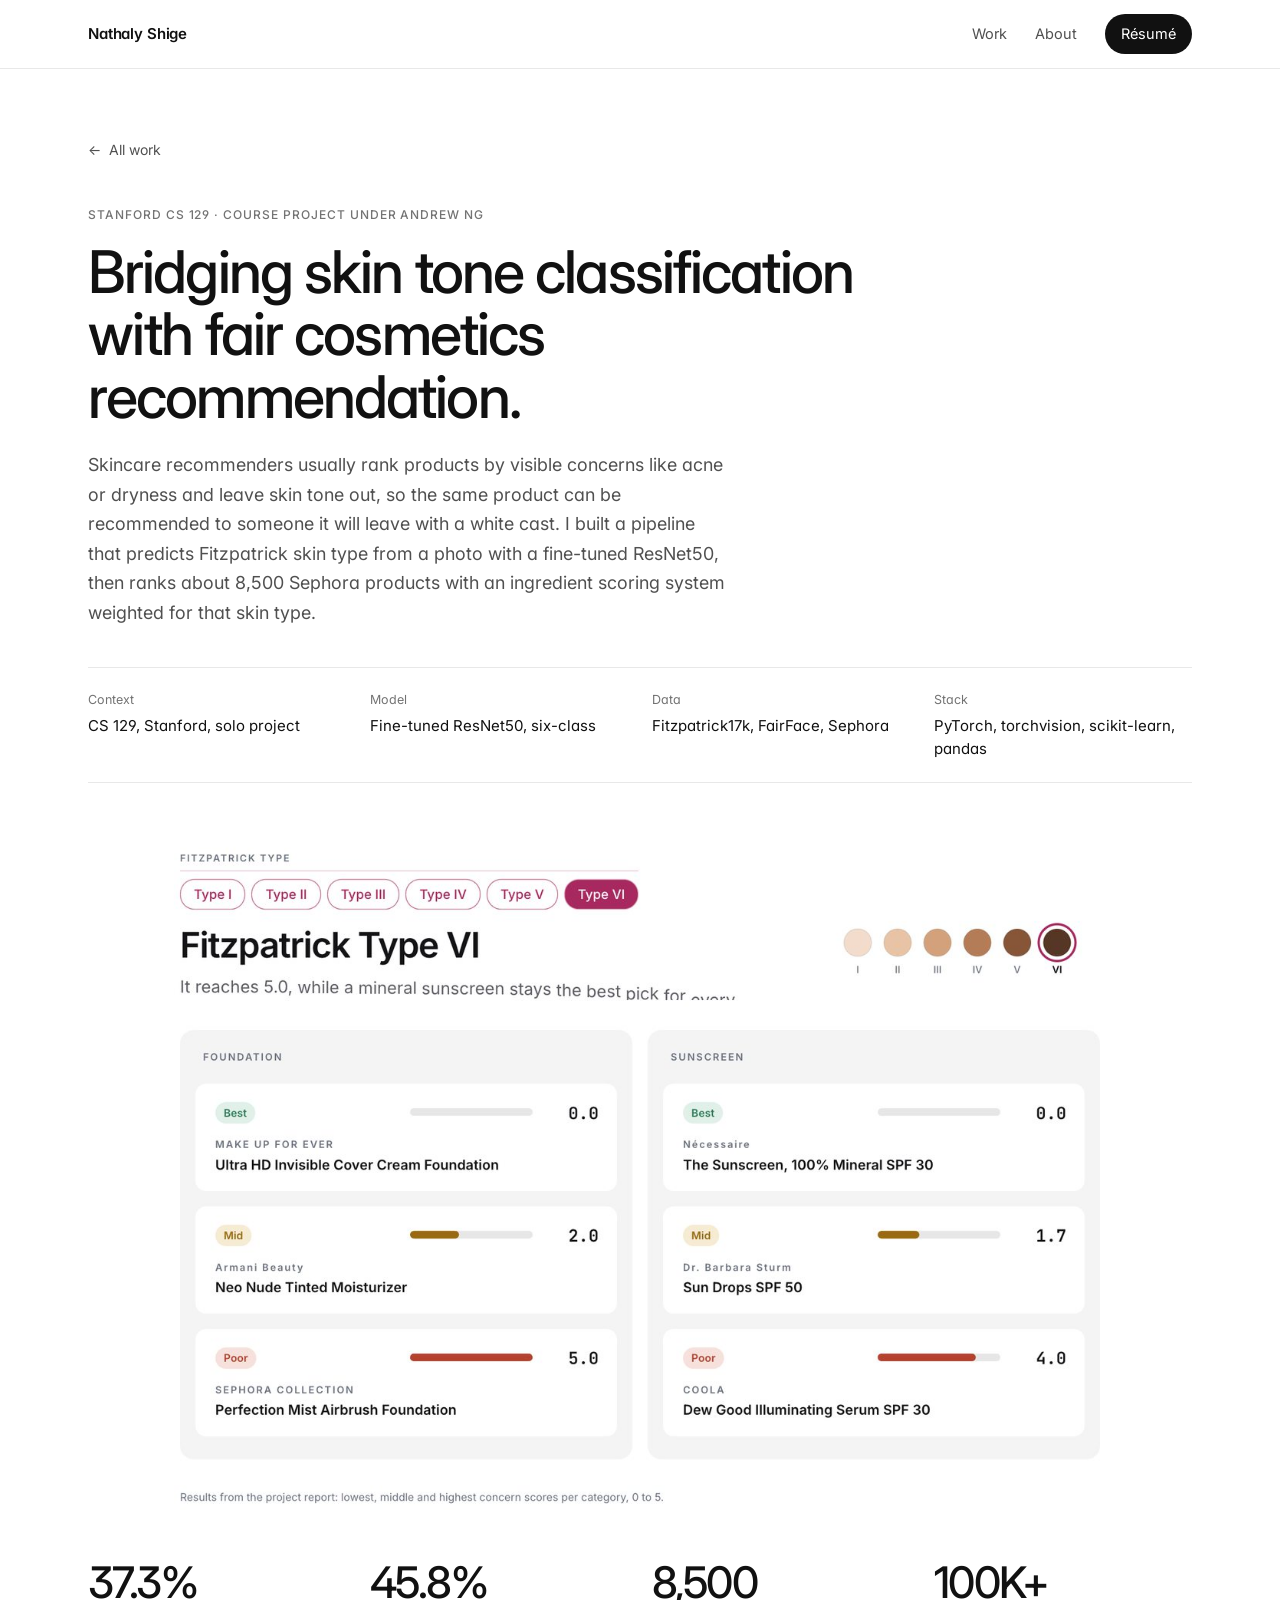
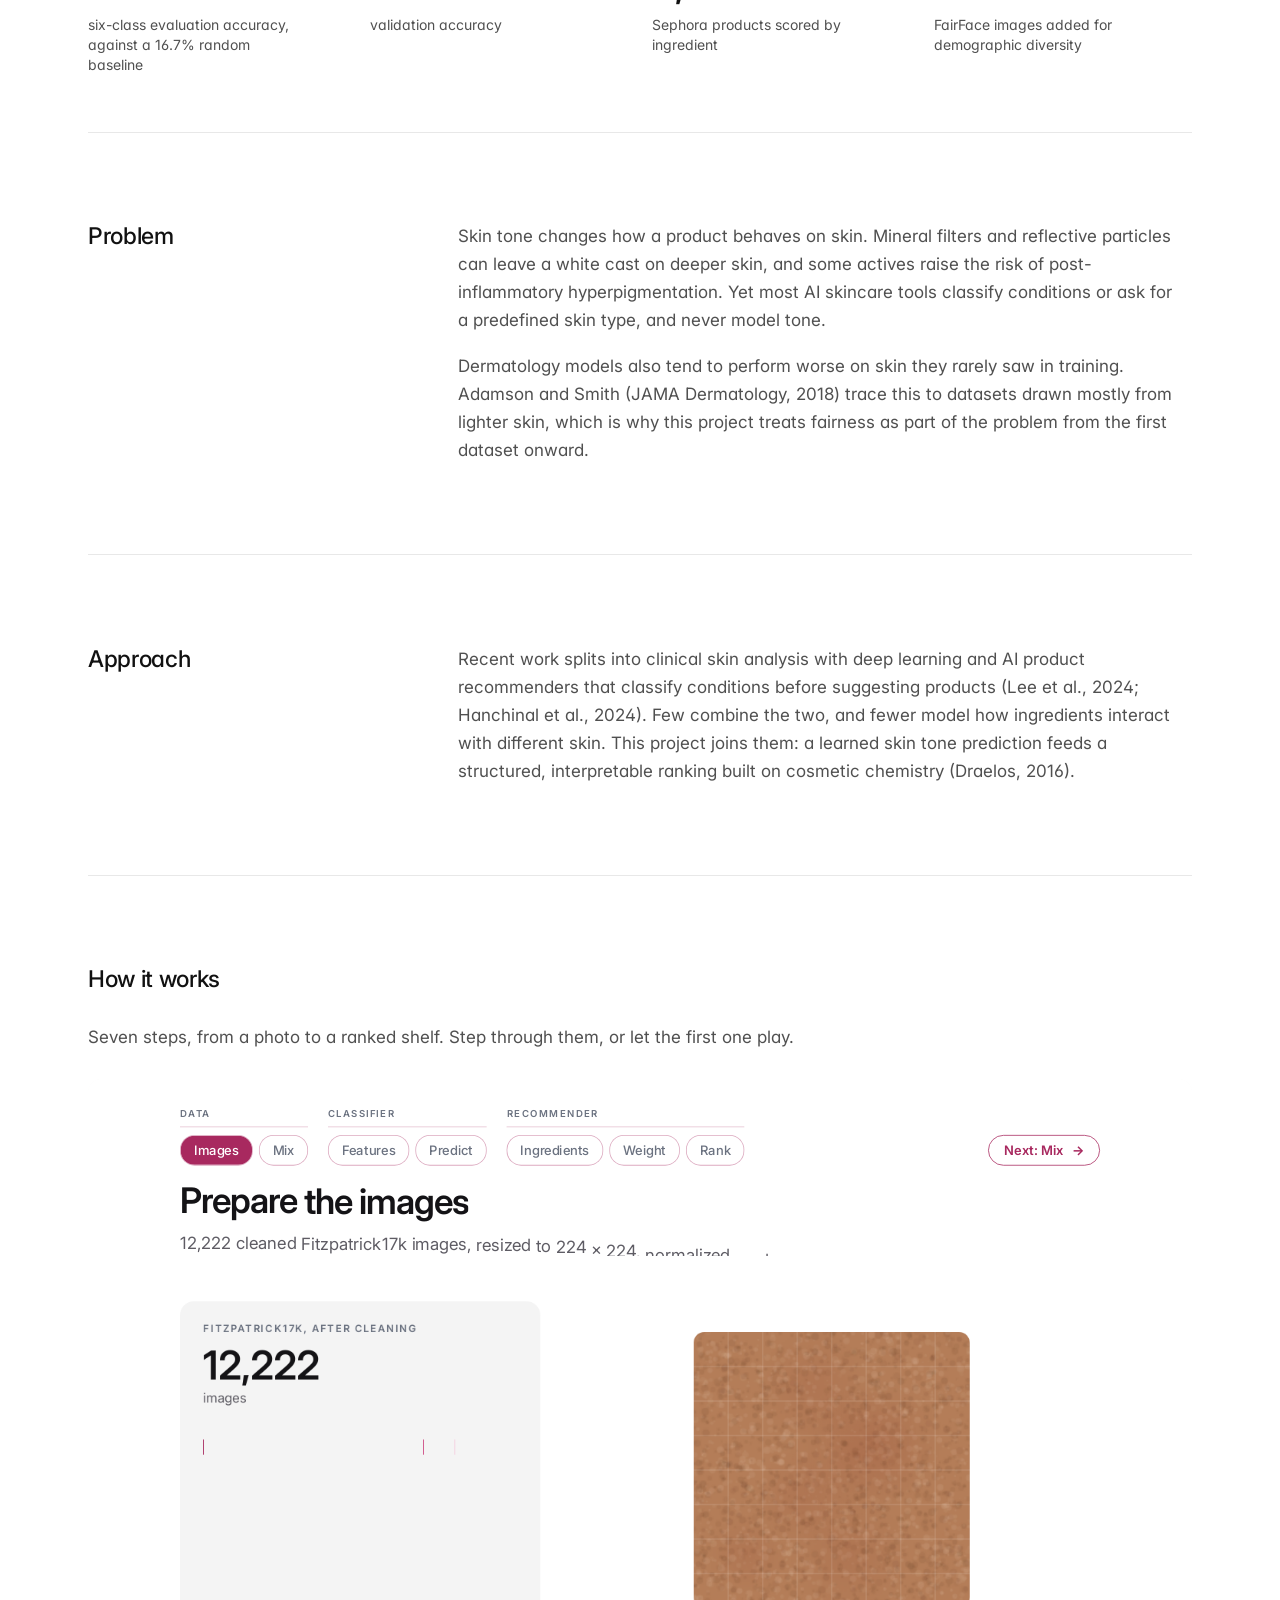
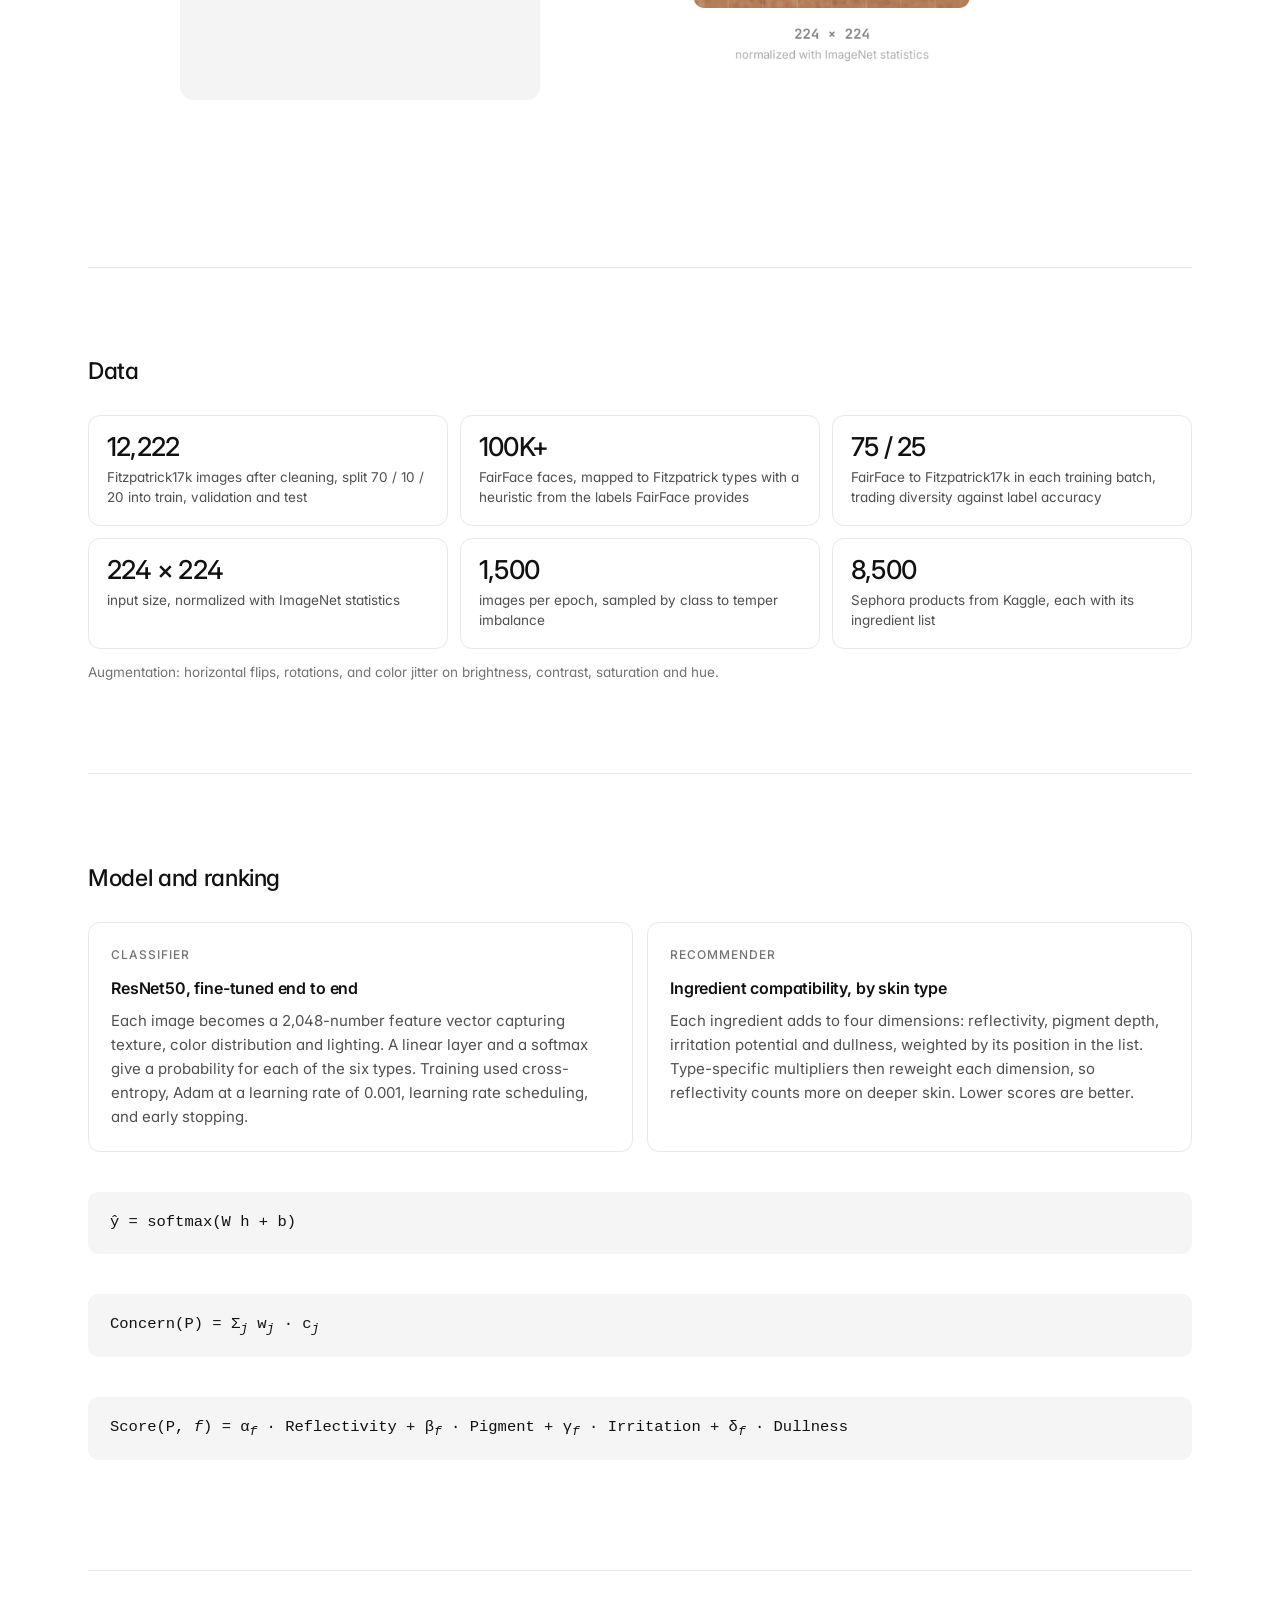
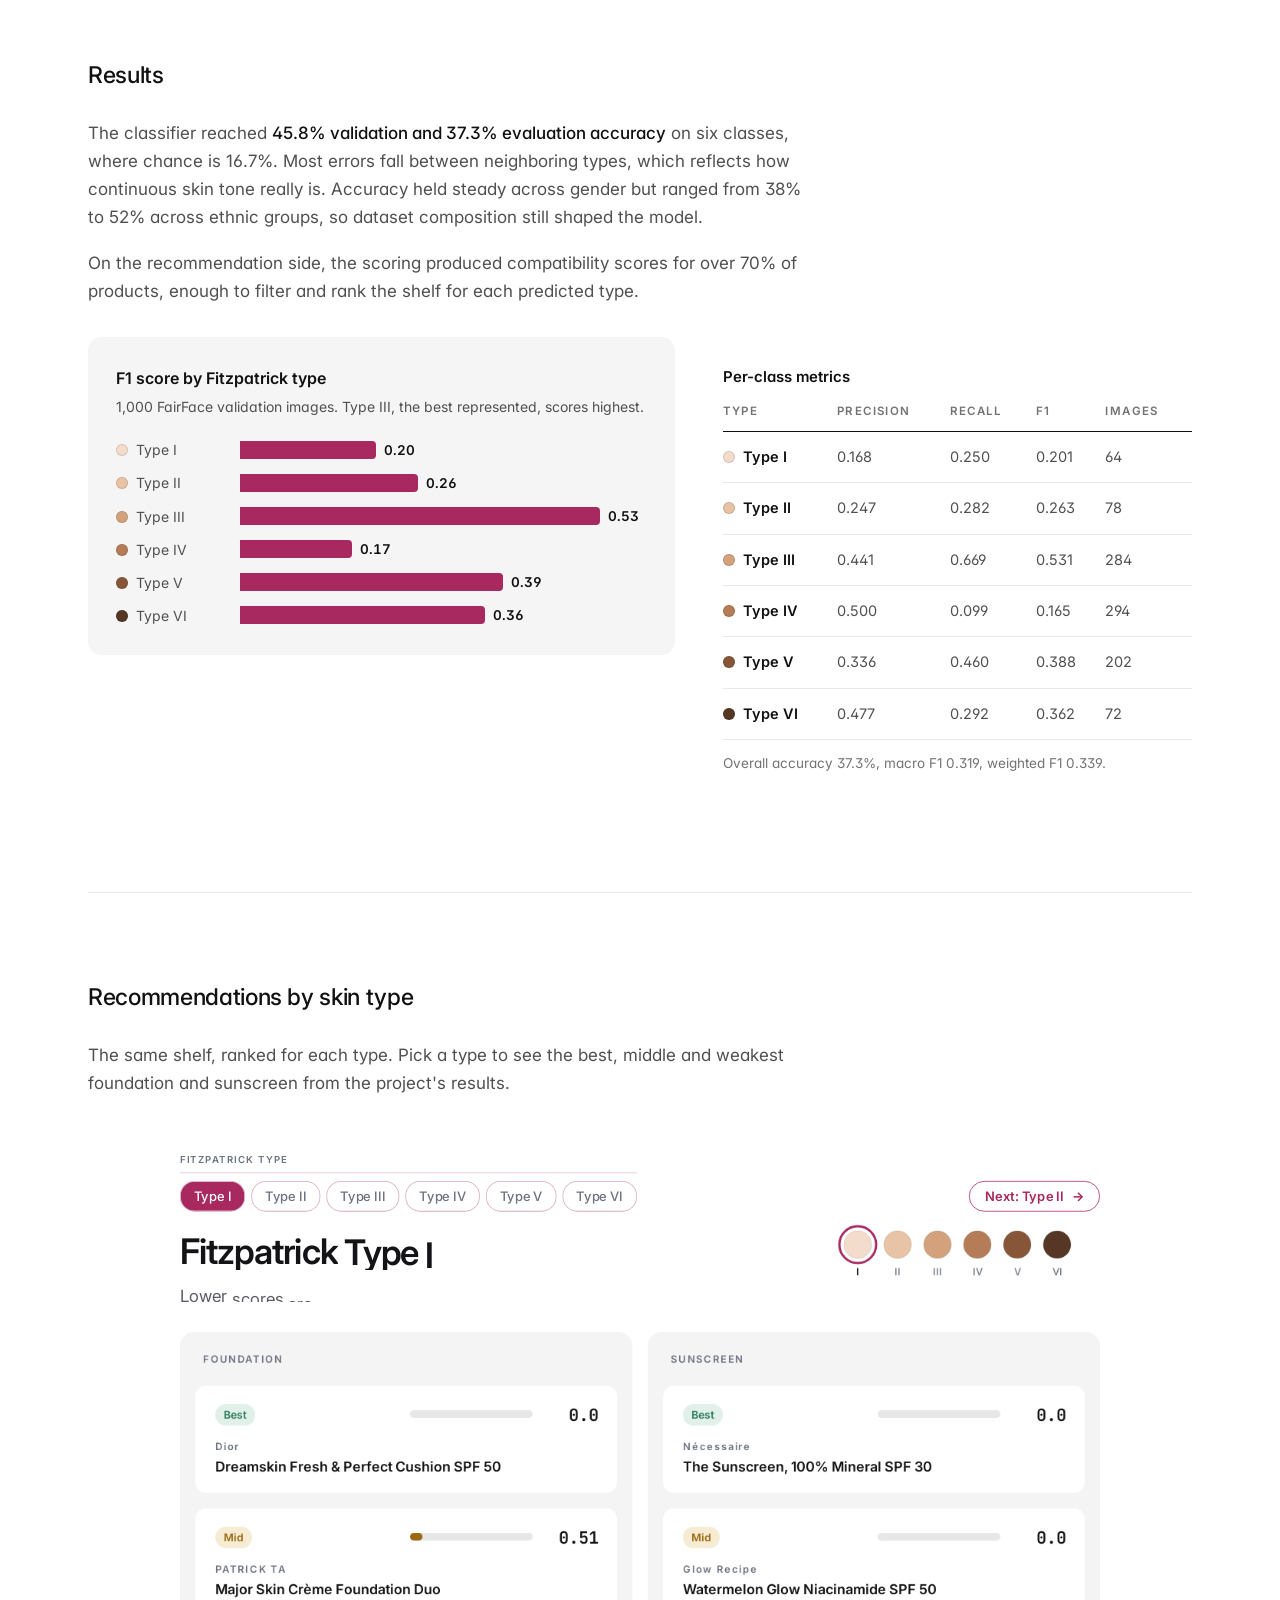
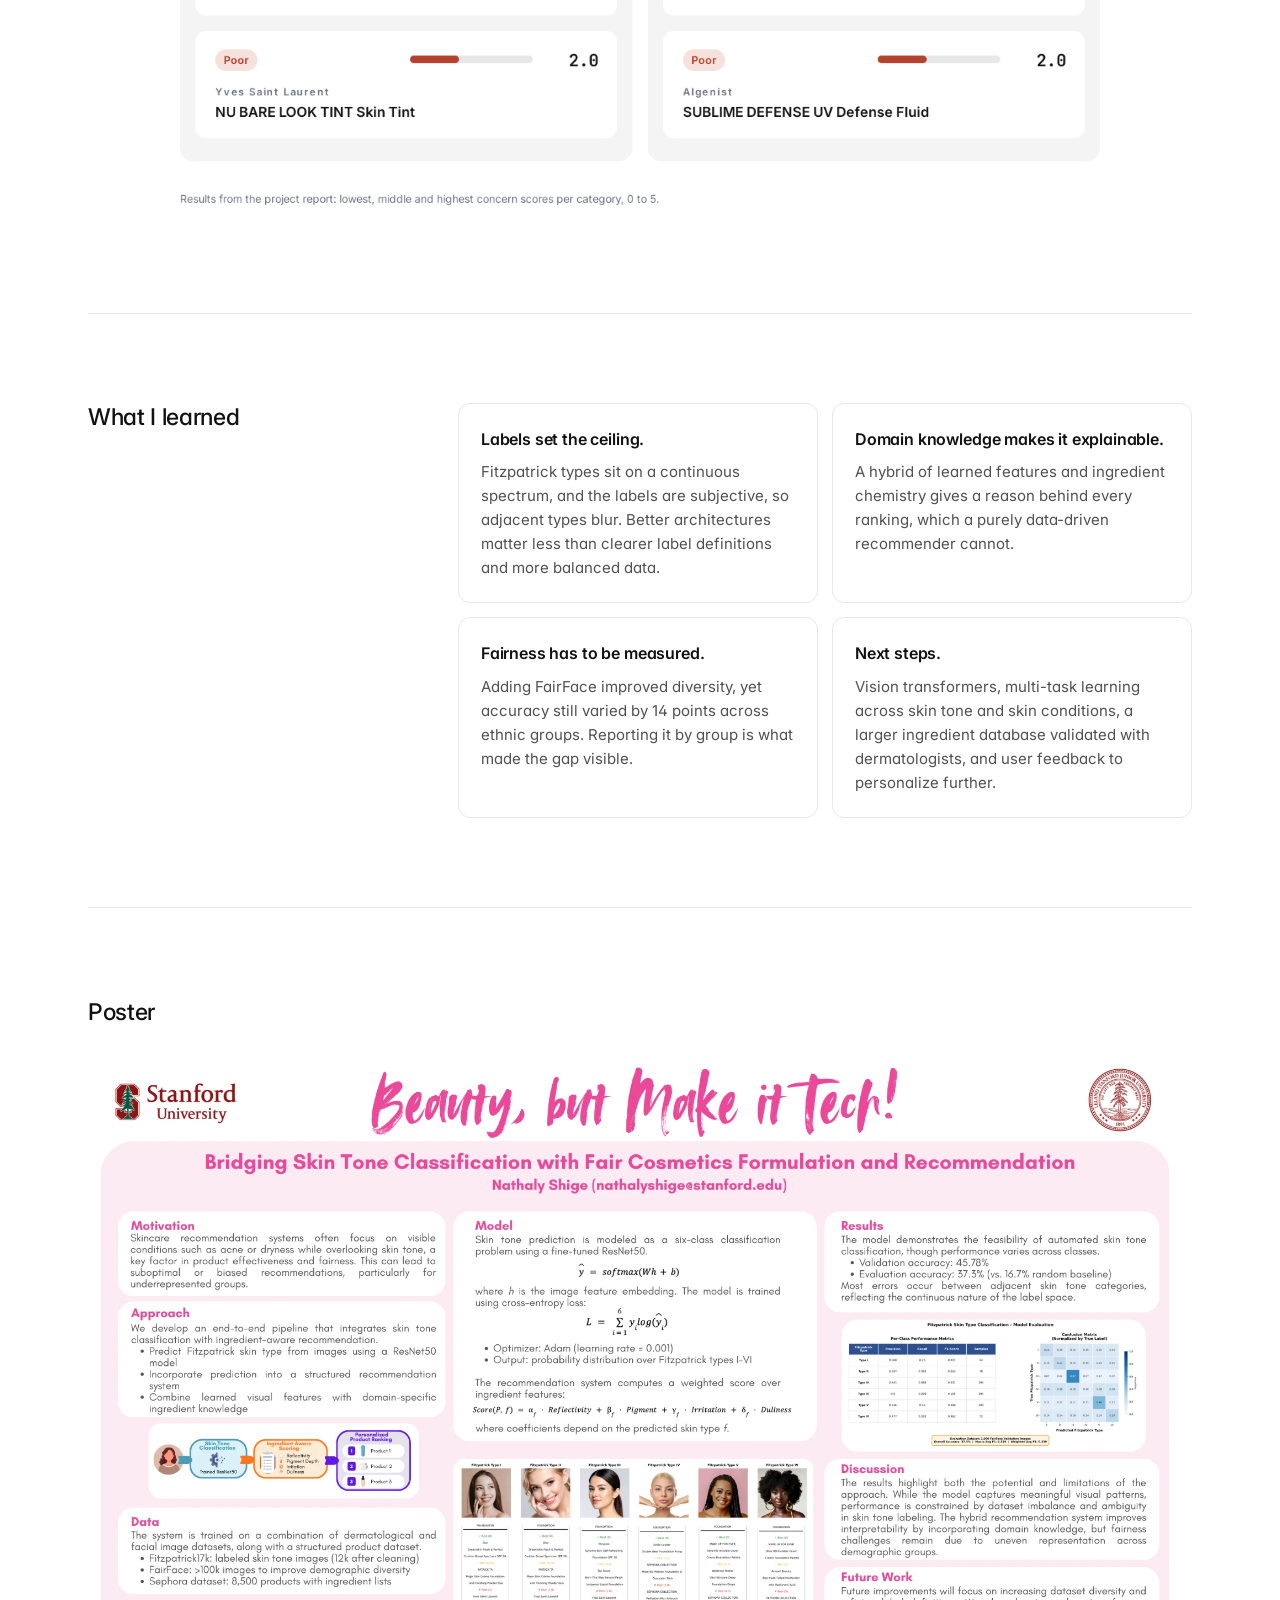
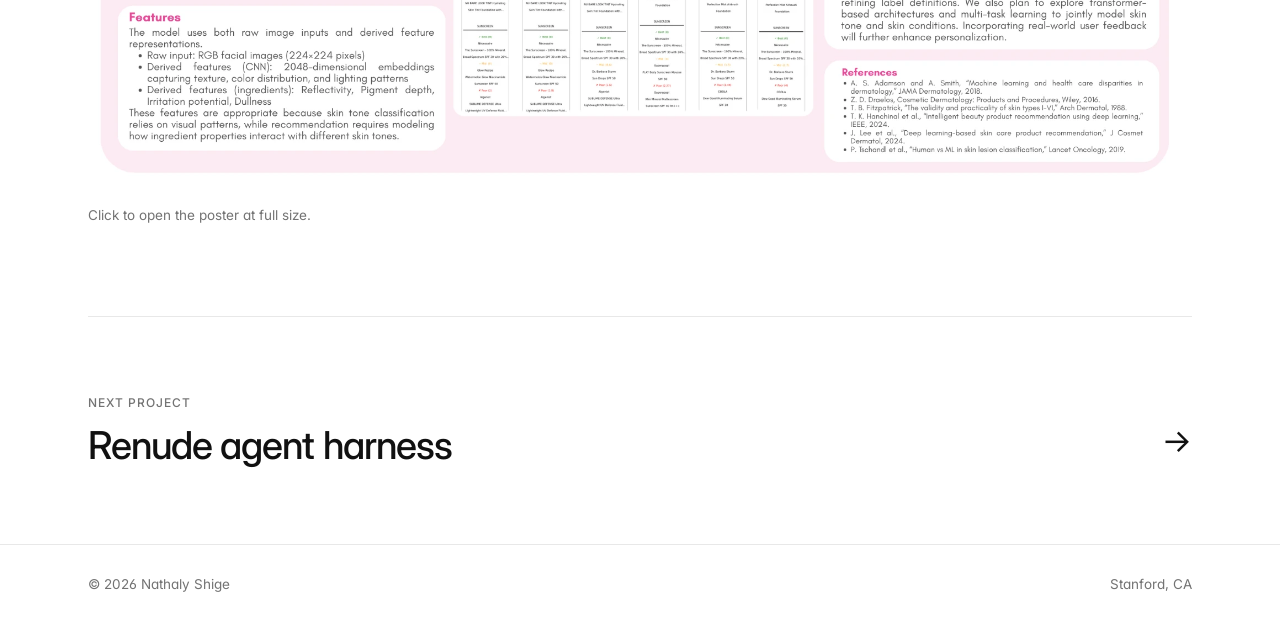
<file: work/fairness.html>
<!DOCTYPE html>
<html lang="en">
<head>
  <meta charset="UTF-8" />
  <meta name="viewport" content="width=device-width, initial-scale=1.0" />
  <title>Fairness-aware cosmetics recommendation · Nathaly Shige</title>
  <meta name="description" content="A Stanford CS 129 project by Nathaly Shige: predicting Fitzpatrick skin type with a ResNet50 and using it for ingredient-aware, fairer cosmetics recommendations." />
  <meta name="theme-color" content="#FFFFFF" />
  <link rel="preconnect" href="https://fonts.googleapis.com" />
  <link rel="preconnect" href="https://fonts.gstatic.com" crossorigin />
  <link href="https://fonts.googleapis.com/css2?family=Inter:wght@400;500;600&display=swap" rel="stylesheet" />
  <link rel="stylesheet" href="../styles.css?v=20" />
  <script>document.documentElement.classList.add('js');</script>
</head>
<body>

  <header class="nav">
    <div class="container nav-inner">
      <a href="../index.html" class="wordmark">Nathaly Shige</a>
      <nav class="nav-links">
        <a href="../index.html#work">Work</a>
        <a href="../index.html#about" class="hide-sm">About</a>
        <a href="../Nathaly-Shige-Resume.pdf" target="_blank" rel="noopener" class="nav-cta">Résumé</a>
      </nav>
    </div>
  </header>

  <main>
    <section class="case-hero" data-nav="Overview">
      <div class="container">
        <a class="back" href="../index.html#work"><span aria-hidden="true">←</span> All work</a>
        <p class="eyebrow reveal">Stanford CS 129 · Course project under Andrew Ng</p>
        <h1 class="reveal">Bridging skin tone classification with fair cosmetics recommendation.</h1>
        <p class="lede reveal">
          Skincare recommenders usually rank products by visible concerns like
          acne or dryness and leave skin tone out, so the same product can be
          recommended to someone it will leave with a white cast. I built a
          pipeline that predicts Fitzpatrick skin type from a photo with a
          fine-tuned ResNet50, then ranks about 8,500 Sephora products with an
          ingredient scoring system weighted for that skin type.
        </p>
        <dl class="case-meta reveal">
          <div><dt>Context</dt><dd>CS 129, Stanford, solo project</dd></div>
          <div><dt>Model</dt><dd>Fine-tuned ResNet50, six-class</dd></div>
          <div><dt>Data</dt><dd>Fitzpatrick17k, FairFace, Sephora</dd></div>
          <div><dt>Stack</dt><dd>PyTorch, torchvision, scikit-learn, pandas</dd></div>
        </dl>
      </div>
    </section>

    <div class="container">
      <figure class="reveal">
        <div class="case-cover fill r16-10">
          <video data-autoplay muted loop playsinline preload="metadata" poster="../images/fairness/types-poster.jpg" aria-label="The project's recommendations for each Fitzpatrick type from I to VI. Foundation and sunscreen each show a best, mid and poor match with its concern score. The same airbrush foundation scores 2.8 for Type IV, 4.3 for Type V and 5.0 for Type VI, while a mineral sunscreen stays the best pick for every type.">
            <source src="../images/fairness/types.mp4" type="video/mp4" />
          </video>
        </div>
      </figure>

      <ul class="case-stats">
        <li class="reveal"><b>37.3%</b><span>six-class evaluation accuracy, against a 16.7% random baseline</span></li>
        <li class="reveal"><b>45.8%</b><span>validation accuracy</span></li>
        <li class="reveal"><b>8,500</b><span>Sephora products scored by ingredient</span></li>
        <li class="reveal"><b>100K+</b><span>FairFace images added for demographic diversity</span></li>
      </ul>

      <section class="case-section" data-nav="Problem">
        <h2 class="reveal">Problem</h2>
        <div class="prose reveal">
          <p>Skin tone changes how a product behaves on skin. Mineral filters and reflective particles can leave a white cast on deeper skin, and some actives raise the risk of post-inflammatory hyperpigmentation. Yet most AI skincare tools classify conditions or ask for a predefined skin type, and never model tone.</p>
          <p>Dermatology models also tend to perform worse on skin they rarely saw in training. Adamson and Smith (JAMA Dermatology, 2018) trace this to datasets drawn mostly from lighter skin, which is why this project treats fairness as part of the problem from the first dataset onward.</p>
        </div>
      </section>

      <section class="case-section" data-nav="Approach">
        <h2 class="reveal">Approach</h2>
        <div class="prose reveal">
          <p>Recent work splits into clinical skin analysis with deep learning and AI product recommenders that classify conditions before suggesting products (Lee et al., 2024; Hanchinal et al., 2024). Few combine the two, and fewer model how ingredients interact with different skin. This project joins them: a learned skin tone prediction feeds a structured, interpretable ranking built on cosmetic chemistry (Draelos, 2016).</p>
        </div>
      </section>

      <section class="case-section stack" data-nav="How it works">
        <h2 class="reveal">How it works</h2>
        <div class="reveal">
          <div class="prose"><p>Seven steps, from a photo to a ranked shelf. Step through them, or let the first one play.</p></div>
          <figure class="clip-fig">
            <iframe src="../explainers/cs129/?x=pipe" title="Step-by-step walkthrough: from a skin photo to a ranked list of products" loading="lazy"></iframe>
          </figure>
        </div>
      </section>

      <section class="case-section stack" data-nav="Data">
        <h2 class="reveal">Data</h2>
        <div class="reveal">
          <ul class="tiles three">
            <li><b>12,222</b><span>Fitzpatrick17k images after cleaning, split 70 / 10 / 20 into train, validation and test</span></li>
            <li><b>100K+</b><span>FairFace faces, mapped to Fitzpatrick types with a heuristic from the labels FairFace provides</span></li>
            <li><b>75 / 25</b><span>FairFace to Fitzpatrick17k in each training batch, trading diversity against label accuracy</span></li>
            <li><b>224 &times; 224</b><span>input size, normalized with ImageNet statistics</span></li>
            <li><b>1,500</b><span>images per epoch, sampled by class to temper imbalance</span></li>
            <li><b>8,500</b><span>Sephora products from Kaggle, each with its ingredient list</span></li>
          </ul>
          <p class="table-note">Augmentation: horizontal flips, rotations, and color jitter on brightness, contrast, saturation and hue.</p>
        </div>
      </section>

      <section class="case-section stack" data-nav="Model">
        <h2 class="reveal">Model and ranking</h2>
        <div class="reveal">
          <div class="cards two">
            <div class="card"><span class="eyebrow">Classifier</span><h3>ResNet50, fine-tuned end to end</h3><p>Each image becomes a 2,048-number feature vector capturing texture, color distribution and lighting. A linear layer and a softmax give a probability for each of the six types. Training used cross-entropy, Adam at a learning rate of 0.001, learning rate scheduling, and early stopping.</p></div>
            <div class="card"><span class="eyebrow">Recommender</span><h3>Ingredient compatibility, by skin type</h3><p>Each ingredient adds to four dimensions: reflectivity, pigment depth, irritation potential and dullness, weighted by its position in the list. Type-specific multipliers then reweight each dimension, so reflectivity counts more on deeper skin. Lower scores are better.</p></div>
          </div>
          <p class="formula wide">ŷ = softmax(W h + b)</p>
          <p class="formula wide">Concern(P) = &Sigma;<sub><i>j</i></sub> w<sub><i>j</i></sub> &middot; c<sub><i>j</i></sub></p>
          <p class="formula wide">Score(P, <i>f</i>) = α<sub><i>f</i></sub> · Reflectivity + β<sub><i>f</i></sub> · Pigment + γ<sub><i>f</i></sub> · Irritation + δ<sub><i>f</i></sub> · Dullness</p>
        </div>
      </section>

      <section class="case-section stack" data-nav="Results">
        <h2 class="reveal">Results</h2>
        <div class="reveal">
          <div class="prose">
            <p>The classifier reached <strong>45.8% validation and 37.3% evaluation accuracy</strong> on six classes, where chance is 16.7%. Most errors fall between neighboring types, which reflects how continuous skin tone really is. Accuracy held steady across gender but ranged from 38% to 52% across ethnic groups, so dataset composition still shaped the model.</p>
            <p>On the recommendation side, the scoring produced compatibility scores for over 70% of products, enough to filter and rank the shelf for each predicted type.</p>
          </div>
          <div class="data-grid">
            <figure class="bars-fig">
              <p class="bars-title">F1 score by Fitzpatrick type</p>
              <p class="bars-sub">1,000 FairFace validation images. Type III, the best represented, scores highest.</p>
              <dl class="bars rose">
                <div class="bar-row" title="Type I: F1 0.201, precision 0.168, recall 0.250, 64 images"><dt><i class="tone" style="background:#F3DCCB"></i>Type I</dt><dd><span class="bar" style="width:33.5%;--i:0"></span><span class="bar-val">0.20</span></dd></div>
                <div class="bar-row" title="Type II: F1 0.263, precision 0.247, recall 0.282, 78 images"><dt><i class="tone" style="background:#E8C3A5"></i>Type II</dt><dd><span class="bar" style="width:43.8%;--i:1"></span><span class="bar-val">0.26</span></dd></div>
                <div class="bar-row" title="Type III: F1 0.531, precision 0.441, recall 0.669, 284 images"><dt><i class="tone" style="background:#D3A27C"></i>Type III</dt><dd><span class="bar" style="width:88.5%;--i:2"></span><span class="bar-val">0.53</span></dd></div>
                <div class="bar-row" title="Type IV: F1 0.165, precision 0.500, recall 0.099, 294 images"><dt><i class="tone" style="background:#B47D58"></i>Type IV</dt><dd><span class="bar" style="width:27.5%;--i:3"></span><span class="bar-val">0.17</span></dd></div>
                <div class="bar-row" title="Type V: F1 0.388, precision 0.336, recall 0.460, 202 images"><dt><i class="tone" style="background:#875638"></i>Type V</dt><dd><span class="bar" style="width:64.7%;--i:4"></span><span class="bar-val">0.39</span></dd></div>
                <div class="bar-row" title="Type VI: F1 0.362, precision 0.477, recall 0.292, 72 images"><dt><i class="tone" style="background:#563624"></i>Type VI</dt><dd><span class="bar" style="width:60.3%;--i:5"></span><span class="bar-val">0.36</span></dd></div>
              </dl>
            </figure>
            <div class="table-wrap">
              <table class="spec">
                <caption>Per-class metrics</caption>
                <thead><tr><th>Type</th><th>Precision</th><th>Recall</th><th>F1</th><th>Images</th></tr></thead>
                <tbody>
                <tr><td><i class="tone" style="background:#F3DCCB"></i>Type I</td><td>0.168</td><td>0.250</td><td>0.201</td><td>64</td></tr>
                <tr><td><i class="tone" style="background:#E8C3A5"></i>Type II</td><td>0.247</td><td>0.282</td><td>0.263</td><td>78</td></tr>
                <tr><td><i class="tone" style="background:#D3A27C"></i>Type III</td><td>0.441</td><td>0.669</td><td>0.531</td><td>284</td></tr>
                <tr><td><i class="tone" style="background:#B47D58"></i>Type IV</td><td>0.500</td><td>0.099</td><td>0.165</td><td>294</td></tr>
                <tr><td><i class="tone" style="background:#875638"></i>Type V</td><td>0.336</td><td>0.460</td><td>0.388</td><td>202</td></tr>
                <tr><td><i class="tone" style="background:#563624"></i>Type VI</td><td>0.477</td><td>0.292</td><td>0.362</td><td>72</td></tr>
                </tbody>
              </table>
              <p class="table-note">Overall accuracy 37.3%, macro F1 0.319, weighted F1 0.339.</p>
            </div>
          </div>
        </div>
      </section>

      <section class="case-section stack" data-nav="Recommendations">
        <h2 class="reveal">Recommendations by skin type</h2>
        <div class="reveal">
          <div class="prose"><p>The same shelf, ranked for each type. Pick a type to see the best, middle and weakest foundation and sunscreen from the project's results.</p></div>
          <figure class="clip-fig">
            <iframe src="../explainers/cs129/?x=types" title="Step-by-step walkthrough: the best, middle and weakest products for each Fitzpatrick type" loading="lazy"></iframe>
          </figure>
        </div>
      </section>

      <section class="case-section" data-nav="Learnings">
        <h2 class="reveal">What I learned</h2>
        <div class="cards two reveal">
          <div class="card"><h3>Labels set the ceiling.</h3><p>Fitzpatrick types sit on a continuous spectrum, and the labels are subjective, so adjacent types blur. Better architectures matter less than clearer label definitions and more balanced data.</p></div>
          <div class="card"><h3>Domain knowledge makes it explainable.</h3><p>A hybrid of learned features and ingredient chemistry gives a reason behind every ranking, which a purely data-driven recommender cannot.</p></div>
          <div class="card"><h3>Fairness has to be measured.</h3><p>Adding FairFace improved diversity, yet accuracy still varied by 14 points across ethnic groups. Reporting it by group is what made the gap visible.</p></div>
          <div class="card"><h3>Next steps.</h3><p>Vision transformers, multi-task learning across skin tone and skin conditions, a larger ingredient database validated with dermatologists, and user feedback to personalize further.</p></div>
        </div>
      </section>

      <section class="case-section stack" data-nav="Poster">
        <h2 class="reveal">Poster</h2>
        <figure class="reveal">
          <a class="case-cover" href="../images/fairness-poster.webp" target="_blank" rel="noopener" style="cursor: zoom-in">
            <img src="../images/fairness-poster.webp" width="2000" height="1333" loading="lazy" alt="Research poster: Beauty, but Make it Tech. Bridging Skin Tone Classification with Fair Cosmetics Formulation and Recommendation, covering motivation, approach, data, model, results, and per-skin-type product recommendations" />
          </a>
          <figcaption class="cover-caption">Click to open the poster at full size.</figcaption>
        </figure>
      </section>

      <a class="next" href="renude.html">
        <div>
          <p class="eyebrow">Next project</p>
          <p class="next-title">Renude agent harness</p>
        </div>
        <span class="arrow-big" aria-hidden="true">→</span>
      </a>
    </div>
  </main>

  <footer class="footer">
    <div class="container footer-inner">
      <span>© 2026 Nathaly Shige</span>
      <span>Stanford, CA</span>
    </div>
  </footer>

  <script src="../site.js?v=10"></script>
</body>
</html>
</file>
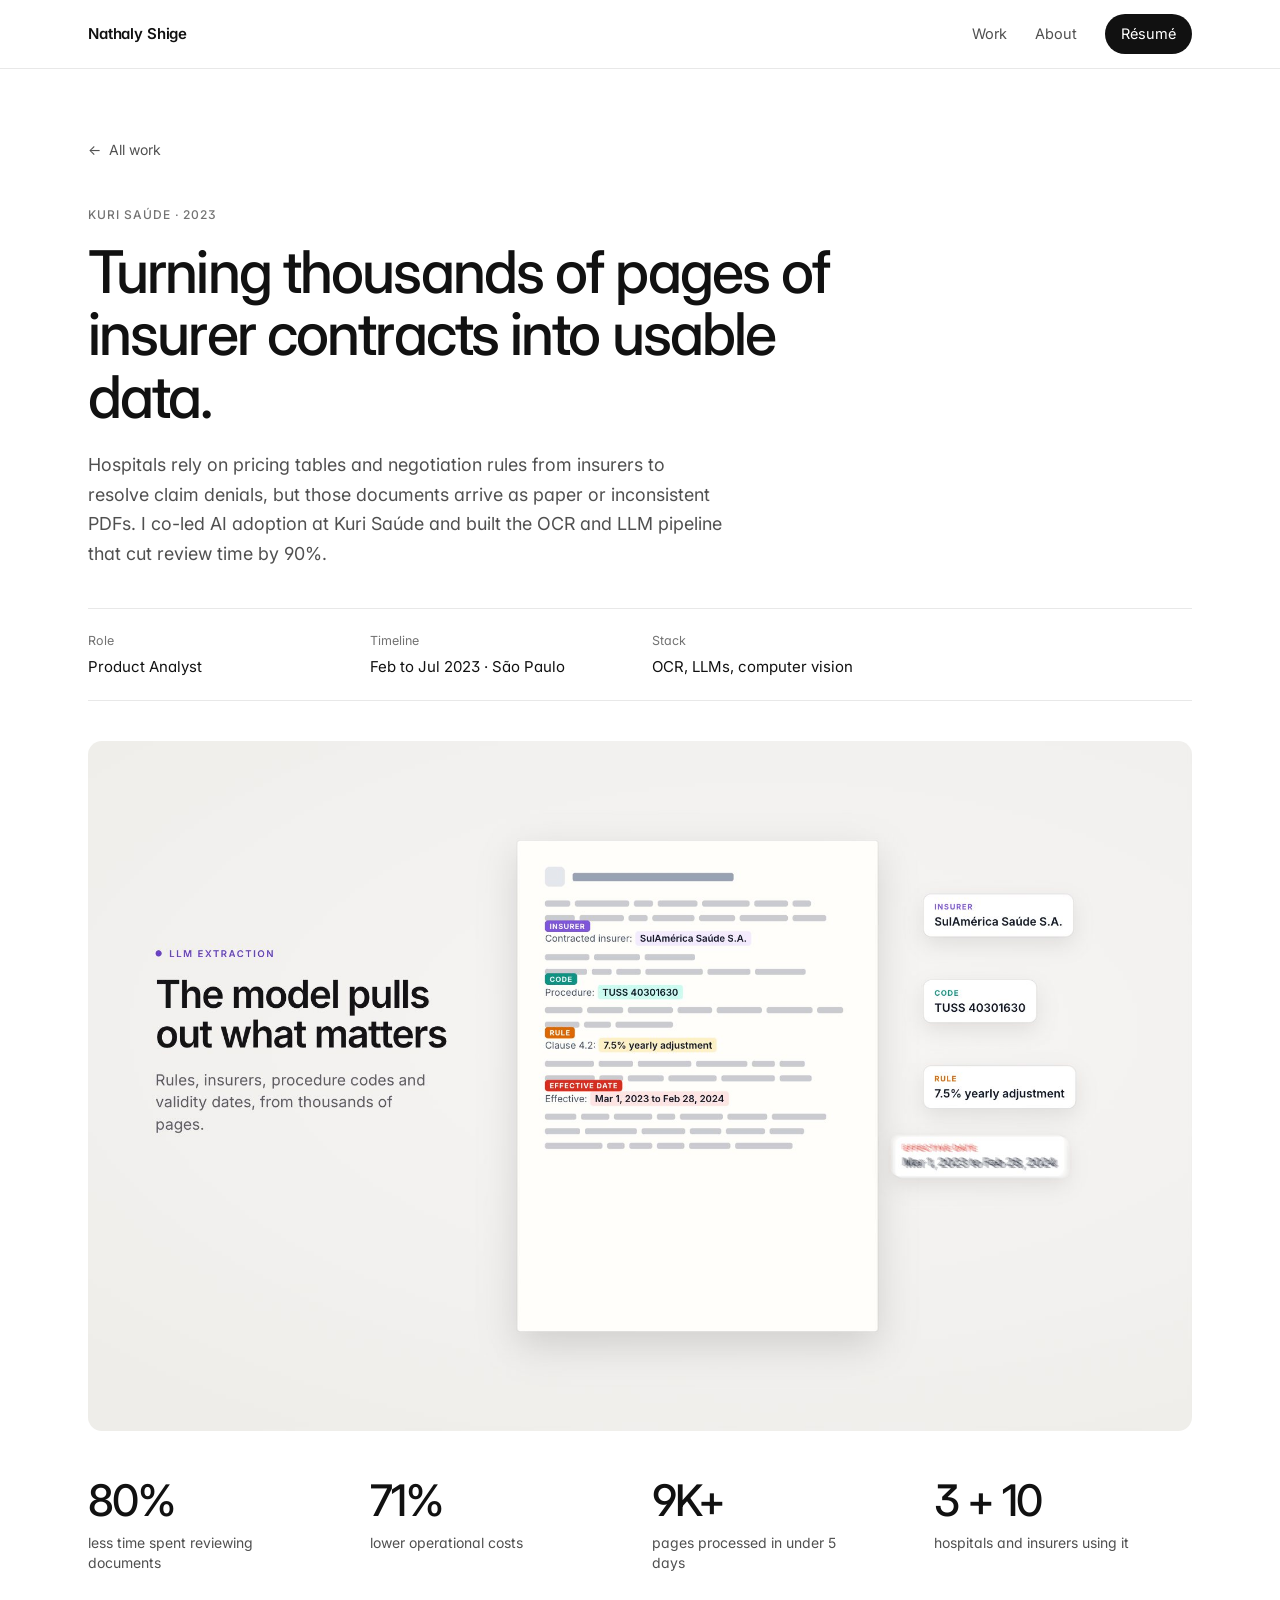
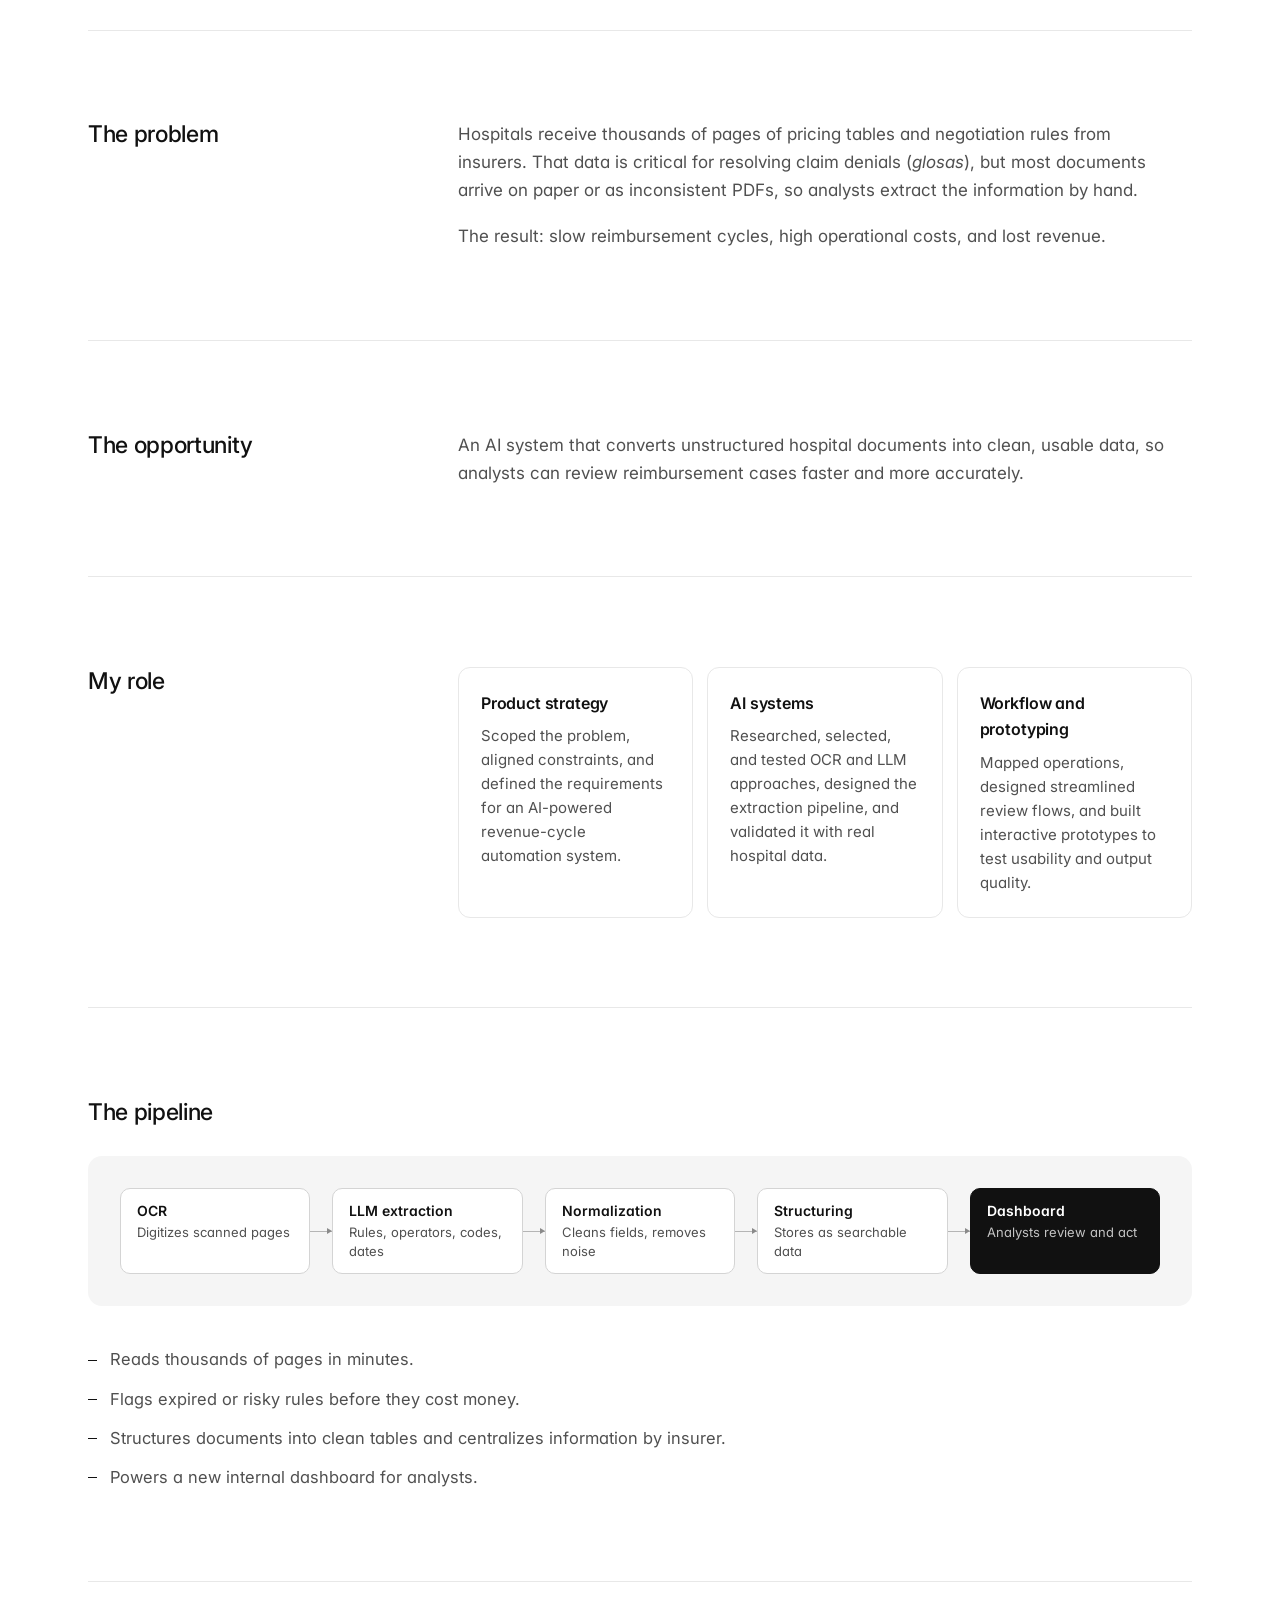
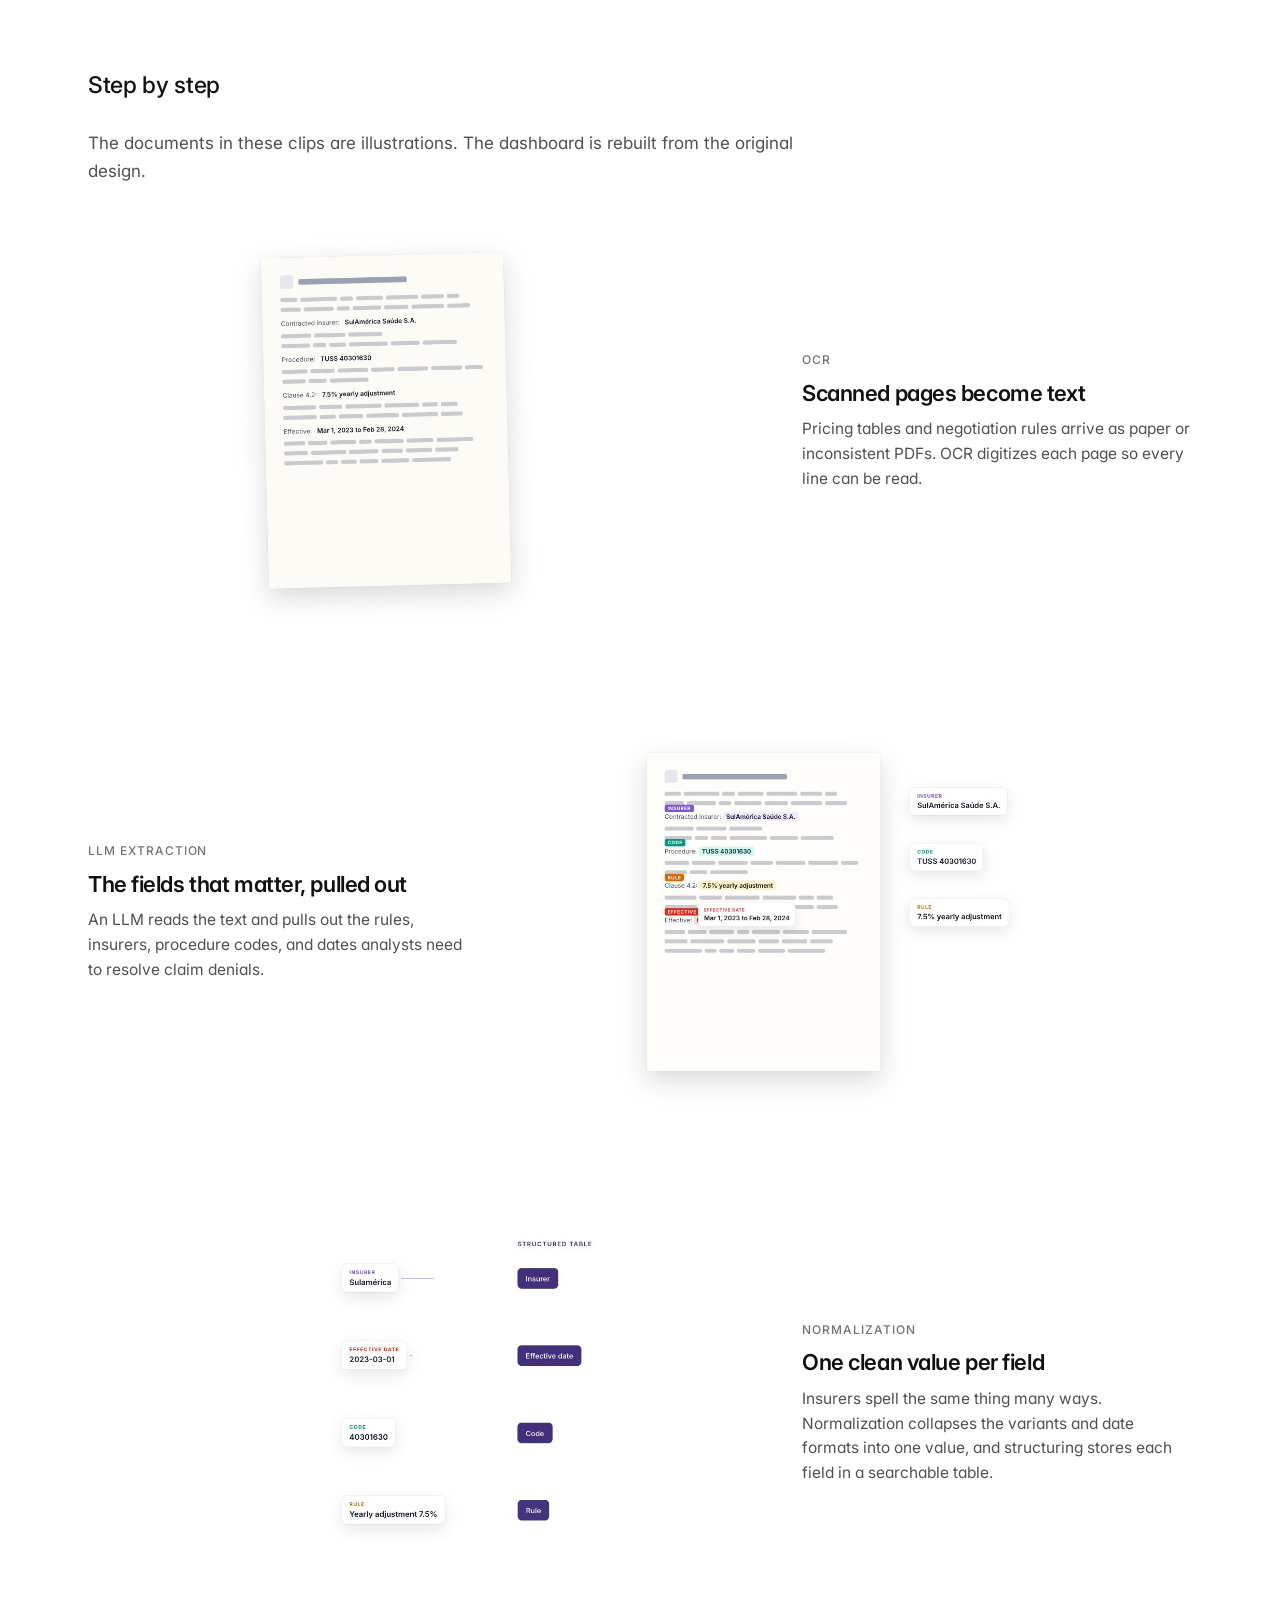
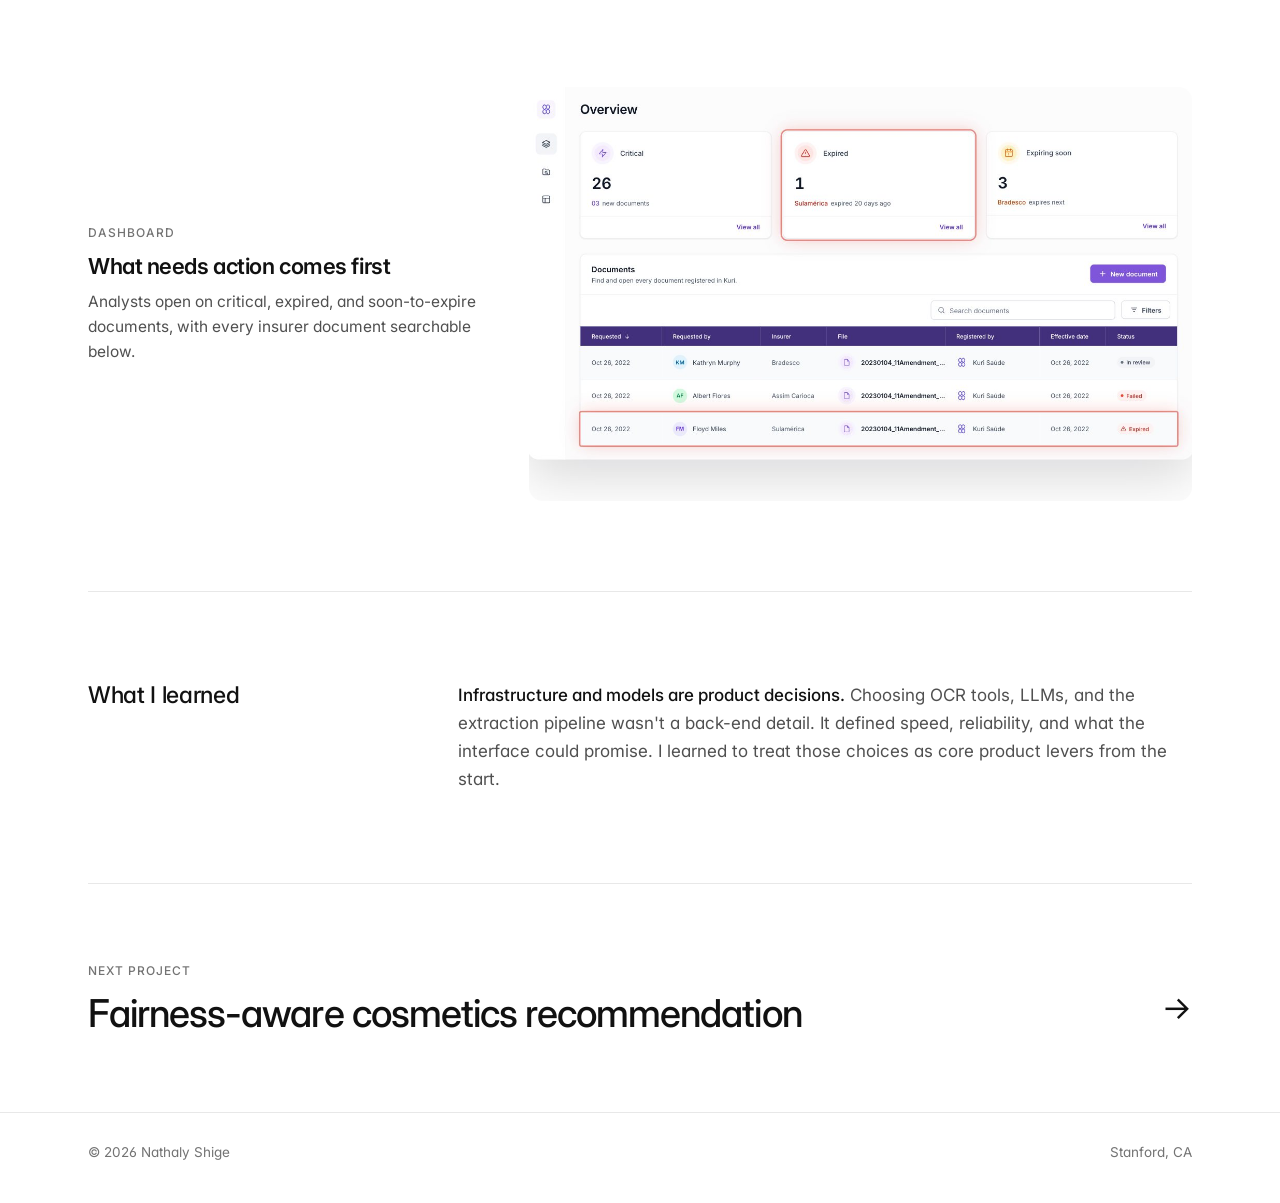
<file: work/kuri-saude.html>
<!DOCTYPE html>
<html lang="en">
<head>
  <meta charset="UTF-8" />
  <meta name="viewport" content="width=device-width, initial-scale=1.0" />
  <title>Kuri Saúde document intelligence · Nathaly Shige</title>
  <meta name="description" content="How Nathaly Shige built an OCR and LLM pipeline at Kuri Saúde that cut document review time by 90% for hospital revenue-cycle teams." />
  <meta name="theme-color" content="#FFFFFF" />
  <link rel="preconnect" href="https://fonts.googleapis.com" />
  <link rel="preconnect" href="https://fonts.gstatic.com" crossorigin />
  <link href="https://fonts.googleapis.com/css2?family=Inter:wght@400;500;600&display=swap" rel="stylesheet" />
  <link rel="stylesheet" href="../styles.css?v=20" />
  <script>document.documentElement.classList.add('js');</script>
</head>
<body>

  <header class="nav">
    <div class="container nav-inner">
      <a href="../index.html" class="wordmark">Nathaly Shige</a>
      <nav class="nav-links">
        <a href="../index.html#work">Work</a>
        <a href="../index.html#about" class="hide-sm">About</a>
        <a href="../Nathaly-Shige-Resume.pdf" target="_blank" rel="noopener" class="nav-cta">Résumé</a>
      </nav>
    </div>
  </header>

  <main>
    <section class="case-hero" data-nav="Overview">
      <div class="container">
        <a class="back" href="../index.html#work"><span aria-hidden="true">←</span> All work</a>
        <p class="eyebrow reveal">Kuri Saúde · 2023</p>
        <h1 class="reveal">Turning thousands of pages of insurer contracts into usable data.</h1>
        <p class="lede reveal">
          Hospitals rely on pricing tables and negotiation rules from insurers to
          resolve claim denials, but those documents arrive as paper or
          inconsistent PDFs. I co-led AI adoption at Kuri Saúde and built the OCR
          and LLM pipeline that cut review time by 90%.
        </p>
        <dl class="case-meta reveal">
          <div><dt>Role</dt><dd>Product Analyst</dd></div>
          <div><dt>Timeline</dt><dd>Feb to Jul 2023 · São Paulo</dd></div>
          <div><dt>Stack</dt><dd>OCR, LLMs, computer vision</dd></div>
        </dl>
      </div>
    </section>

    <div class="container">
      <figure class="reveal">
        <div class="case-cover fill r16-10">
          <video data-autoplay muted loop playsinline preload="metadata" poster="../images/kuri/kuri-poster.jpg?v=2" data-still="../images/kuri-dashboard-en.webp" aria-label="Film of the Kuri Saúde pipeline, drawn as an illustration: insurer contracts arrive as scanned pages, one page is straightened and read word by word, the insurer, procedure code, rule and validity dates are highlighted and lifted out, different spellings and date formats collapse into one value and map onto a structured table, and the analyst dashboard builds itself with the expired Sulamérica document highlighted.">
            <source src="../images/kuri/kuri.mp4?v=2" type="video/mp4" />
          </video>
        </div>
      </figure>

      <ul class="case-stats">
        <li class="reveal"><b>90%</b><span>less time spent reviewing documents</span></li>
        <li class="reveal"><b>80%</b><span>lower operational costs</span></li>
        <li class="reveal"><b>10K+</b><span>pages processed in under 5 days</span></li>
        <li class="reveal"><b>3 + 10</b><span>hospitals and insurers using it</span></li>
      </ul>

      <section class="case-section" data-nav="Problem">
        <h2 class="reveal">The problem</h2>
        <div class="prose reveal">
          <p>
            Hospitals receive thousands of pages of pricing tables and
            negotiation rules from insurers. That data is critical for resolving
            claim denials (<em>glosas</em>), but most documents arrive on paper or
            as inconsistent PDFs, so analysts extract the information by hand.
          </p>
          <p>
            The result: slow reimbursement cycles, high operational costs, and
            lost revenue.
          </p>
        </div>
      </section>

      <section class="case-section" data-nav="Opportunity">
        <h2 class="reveal">The opportunity</h2>
        <div class="prose reveal">
          <p>
            An AI system that converts unstructured hospital documents into clean,
            usable data, so analysts can review reimbursement cases faster and
            more accurately.
          </p>
        </div>
      </section>

      <section class="case-section" data-nav="My role">
        <h2 class="reveal">My role</h2>
        <div class="cards reveal">
          <div class="card">
            <h3>Product strategy</h3>
            <p>Scoped the problem, aligned constraints, and defined the requirements for an AI-powered revenue-cycle automation system.</p>
          </div>
          <div class="card">
            <h3>AI systems</h3>
            <p>Researched, selected, and tested OCR and LLM approaches, designed the extraction pipeline, and validated it with real hospital data.</p>
          </div>
          <div class="card">
            <h3>Workflow and prototyping</h3>
            <p>Mapped operations, designed streamlined review flows, and built interactive prototypes to test usability and output quality.</p>
          </div>
        </div>
      </section>

      <section class="case-section stack" data-nav="Pipeline">
        <h2 class="reveal">The pipeline</h2>
        <div class="reveal">
          <figure>
            <div class="diagram diagram--row">
              <div class="node"><span class="node-k">OCR</span><span class="node-v">Digitizes scanned pages</span></div>
              <span class="wire" aria-hidden="true"></span>
              <div class="node"><span class="node-k">LLM extraction</span><span class="node-v">Rules, operators, codes, dates</span></div>
              <span class="wire" aria-hidden="true"></span>
              <div class="node"><span class="node-k">Normalization</span><span class="node-v">Cleans fields, removes noise</span></div>
              <span class="wire" aria-hidden="true"></span>
              <div class="node"><span class="node-k">Structuring</span><span class="node-v">Stores as searchable data</span></div>
              <span class="wire" aria-hidden="true"></span>
              <div class="node node-out"><span class="node-k">Dashboard</span><span class="node-v">Analysts review and act</span></div>
            </div>
          </figure>
          <ul class="points wide">
            <li>Reads thousands of pages in minutes.</li>
            <li>Flags expired or risky rules before they cost money.</li>
            <li>Structures documents into clean tables and centralizes information by insurer.</li>
            <li>Powers a new internal dashboard for analysts.</li>
          </ul>
        </div>
      </section>

      <section class="case-section stack" data-nav="Step by step">
        <h2 class="reveal">Step by step</h2>
        <div class="prose reveal"><p>The documents in these clips are illustrations. The dashboard is rebuilt from the original design.</p></div>
        <div class="features">
          <article class="feature reveal">
            <video data-autoplay muted loop playsinline preload="none" poster="../images/kuri/f-scan.jpg?v=3" data-still="../images/kuri/f-scan.jpg?v=3" aria-label="A pile of scanned contract pages, then one page straightened while a scan line passes and every word gets a detection box">
              <source src="../images/kuri/f-scan.mp4?v=3" type="video/mp4" />
            </video>
            <div class="feature-text">
              <span class="eyebrow">OCR</span>
              <h3>Scanned pages become text</h3>
              <p>Pricing tables and negotiation rules arrive as paper or inconsistent PDFs. OCR digitizes each page so every line can be read.</p>
            </div>
          </article>
          <article class="feature reveal">
            <video data-autoplay muted loop playsinline preload="none" poster="../images/kuri/f-extract.jpg?v=3" data-still="../images/kuri/f-extract.jpg?v=3" aria-label="The insurer, procedure code, adjustment rule and validity dates are highlighted on the page and lift off as labeled chips">
              <source src="../images/kuri/f-extract.mp4?v=3" type="video/mp4" />
            </video>
            <div class="feature-text">
              <span class="eyebrow">LLM extraction</span>
              <h3>The fields that matter, pulled out</h3>
              <p>An LLM reads the text and pulls out the rules, insurers, procedure codes, and dates analysts need to resolve claim denials.</p>
            </div>
          </article>
          <article class="feature reveal">
            <video data-autoplay muted loop playsinline preload="none" poster="../images/kuri/f-map.jpg?v=3" data-still="../images/kuri/f-map.jpg?v=3" aria-label="Three spellings of SulAmérica collapse into one value, three date formats into one date, and each field is wired into a structured table">
              <source src="../images/kuri/f-map.mp4?v=3" type="video/mp4" />
            </video>
            <div class="feature-text">
              <span class="eyebrow">Normalization</span>
              <h3>One clean value per field</h3>
              <p>Insurers spell the same thing many ways. Normalization collapses the variants and date formats into one value, and structuring stores each field in a searchable table.</p>
            </div>
          </article>
          <article class="feature reveal">
            <video data-autoplay muted loop playsinline preload="none" poster="../images/kuri/f-dash.jpg?v=3" data-still="../images/kuri/f-dash.jpg?v=3" aria-label="The analyst dashboard builds: the three counters count up, documents slide into the list, and the expired Sulamérica document and the Expired card are highlighted">
              <source src="../images/kuri/f-dash.mp4?v=3" type="video/mp4" />
            </video>
            <div class="feature-text">
              <span class="eyebrow">Dashboard</span>
              <h3>What needs action comes first</h3>
              <p>Analysts open on critical, expired, and soon-to-expire documents, with every insurer document searchable below.</p>
            </div>
          </article>
        </div>
      </section>

      <section class="case-section" data-nav="Learnings">
        <h2 class="reveal">What I learned</h2>
        <div class="prose reveal">
          <p>
            <strong>Infrastructure and models are product decisions.</strong>
            Choosing OCR tools, LLMs, and the extraction pipeline wasn't a
            back-end detail. It defined speed, reliability, and what the
            interface could promise. I learned to treat those choices as core
            product levers from the start.
          </p>
        </div>
      </section>

      <a class="next" href="fairness.html">
        <div>
          <p class="eyebrow">Next project</p>
          <p class="next-title">Fairness-aware cosmetics recommendation</p>
        </div>
        <span class="arrow-big" aria-hidden="true">→</span>
      </a>
    </div>
  </main>

  <footer class="footer">
    <div class="container footer-inner">
      <span>© 2026 Nathaly Shige</span>
      <span>Stanford, CA</span>
    </div>
  </footer>

  <script src="../site.js?v=10"></script>
</body>
</html>
</file>
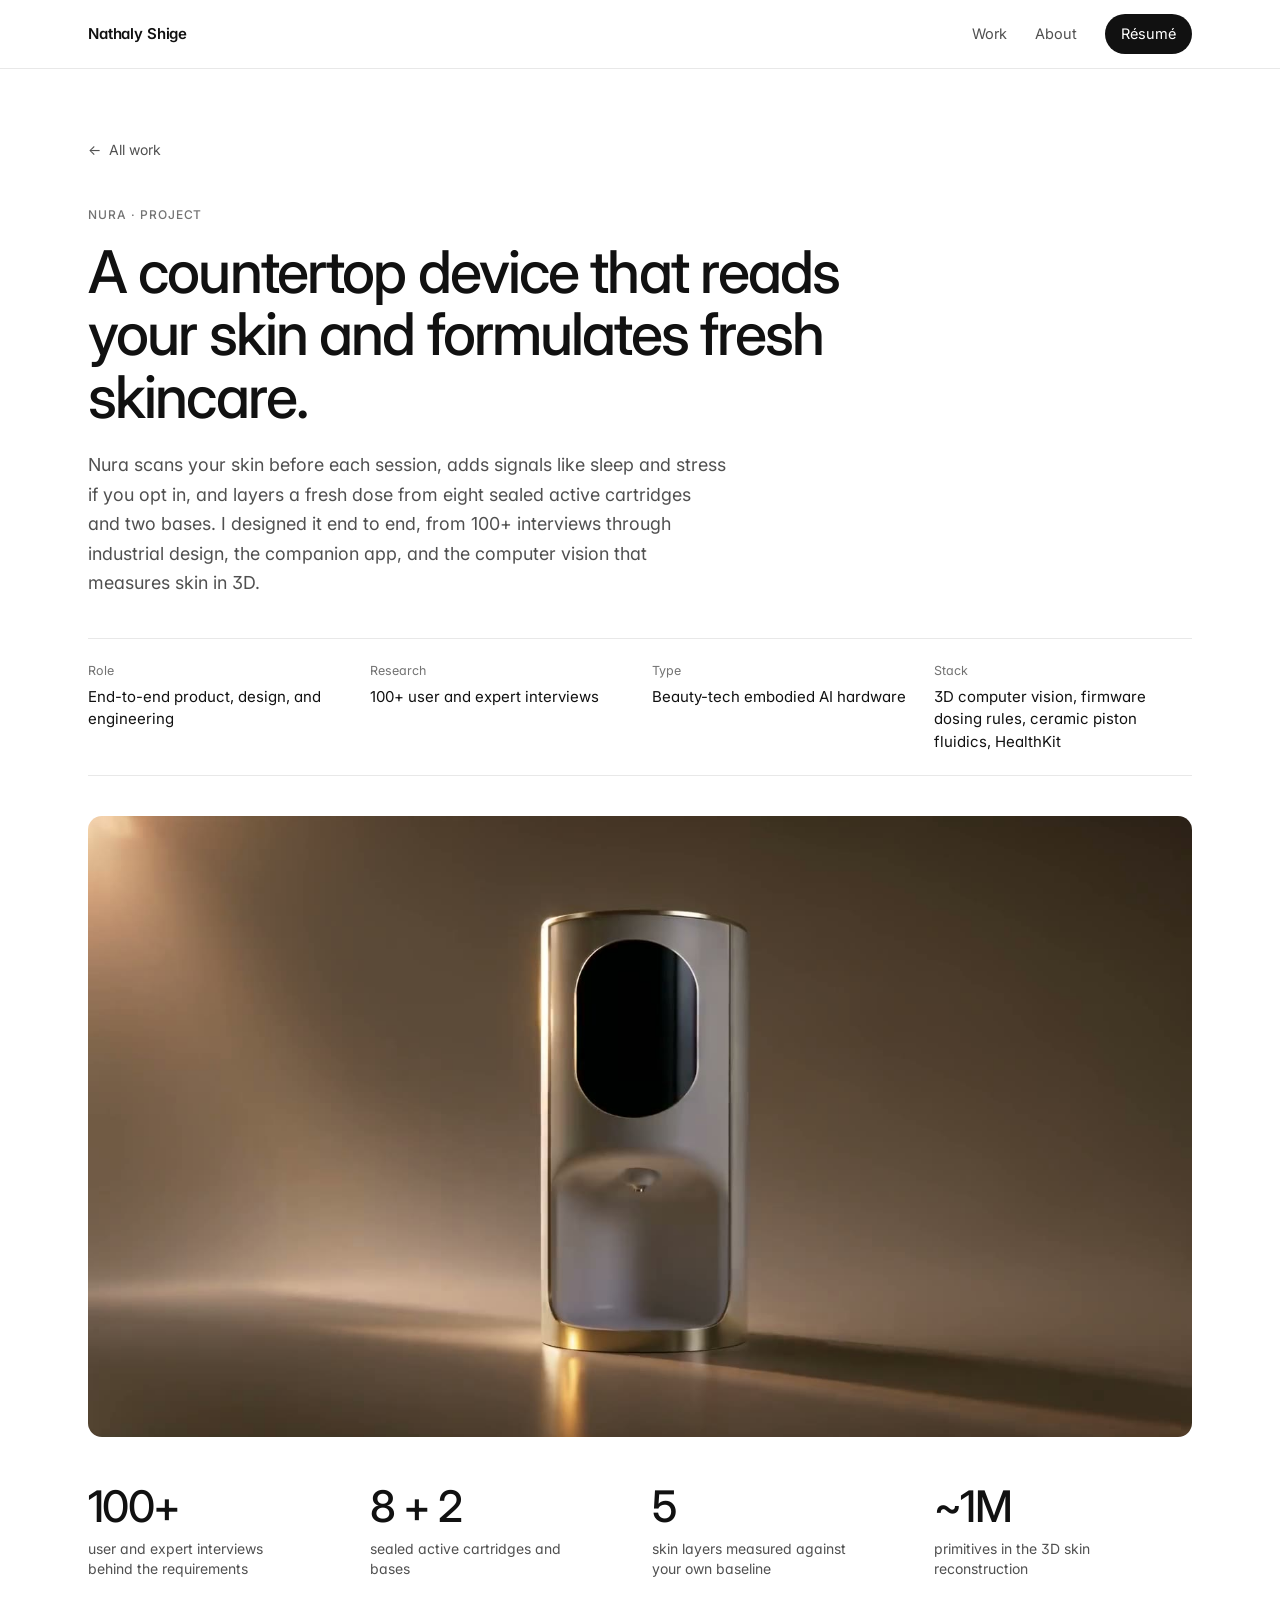
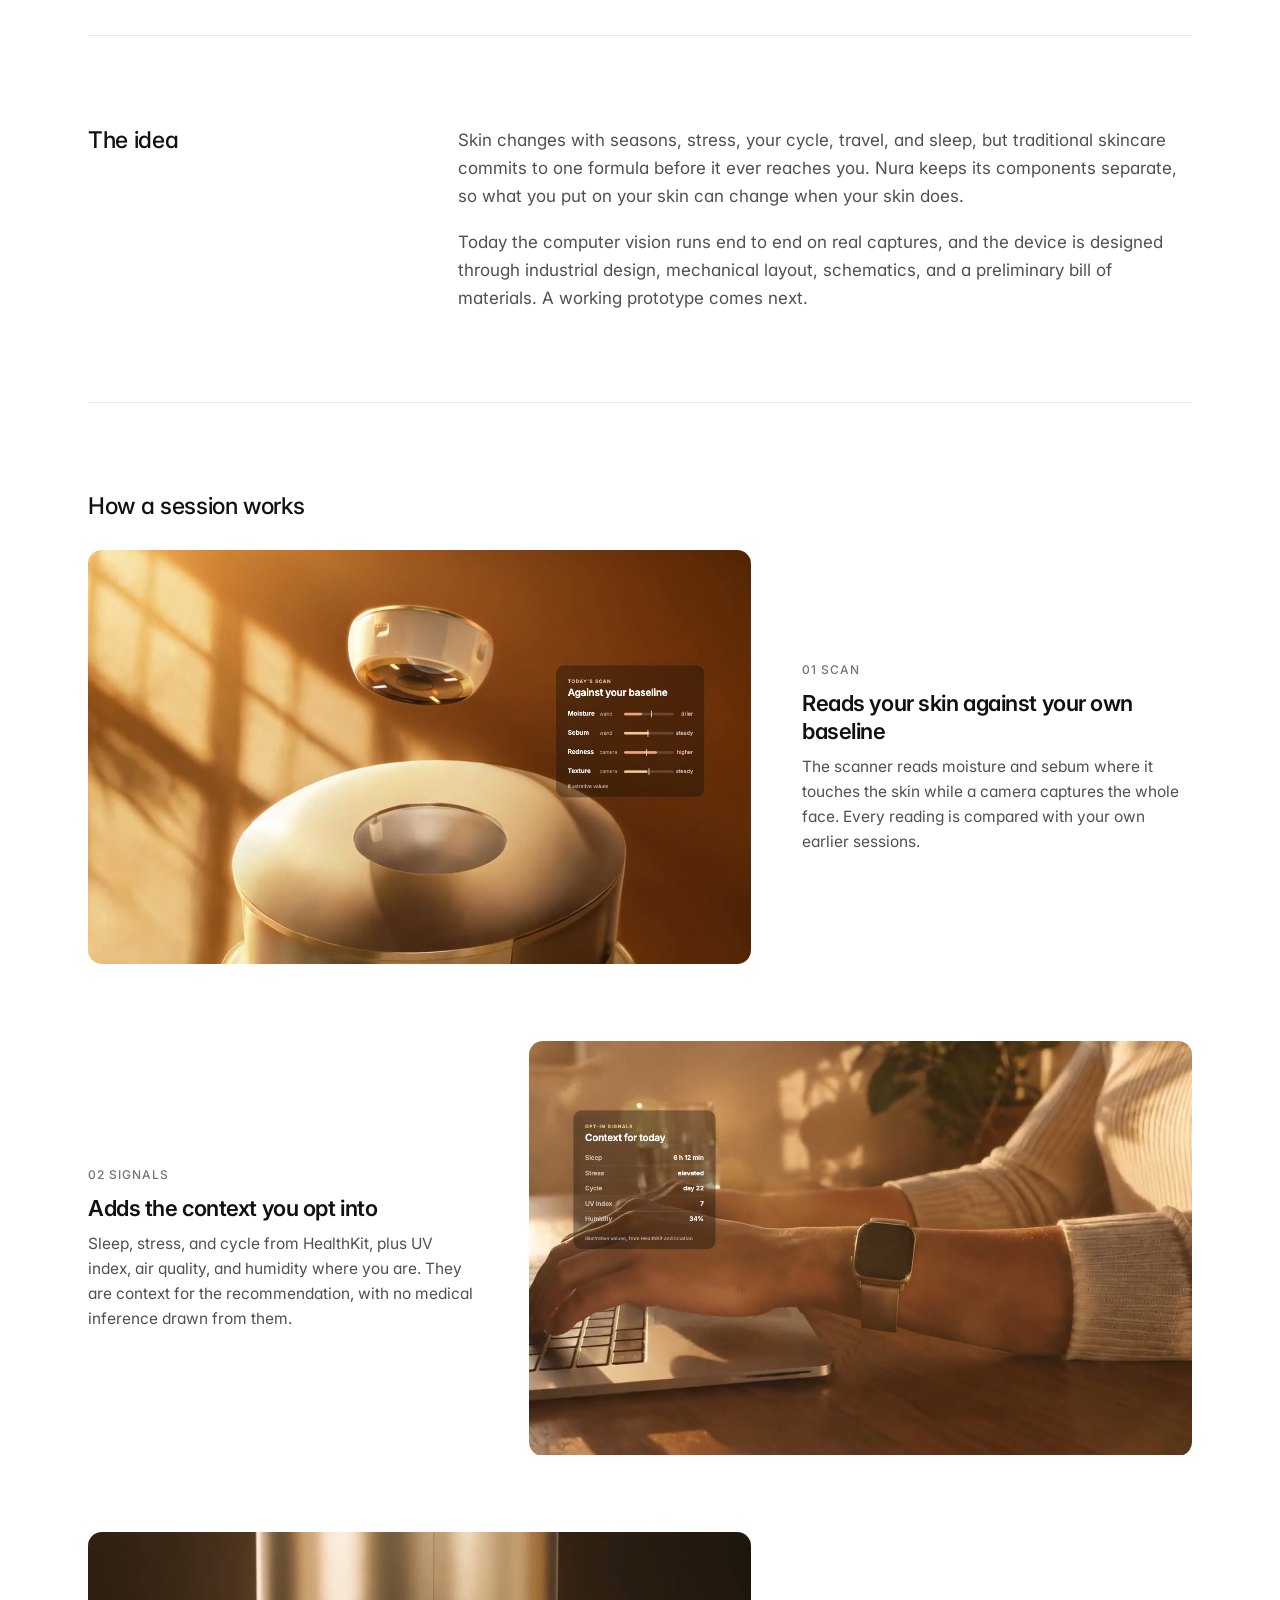
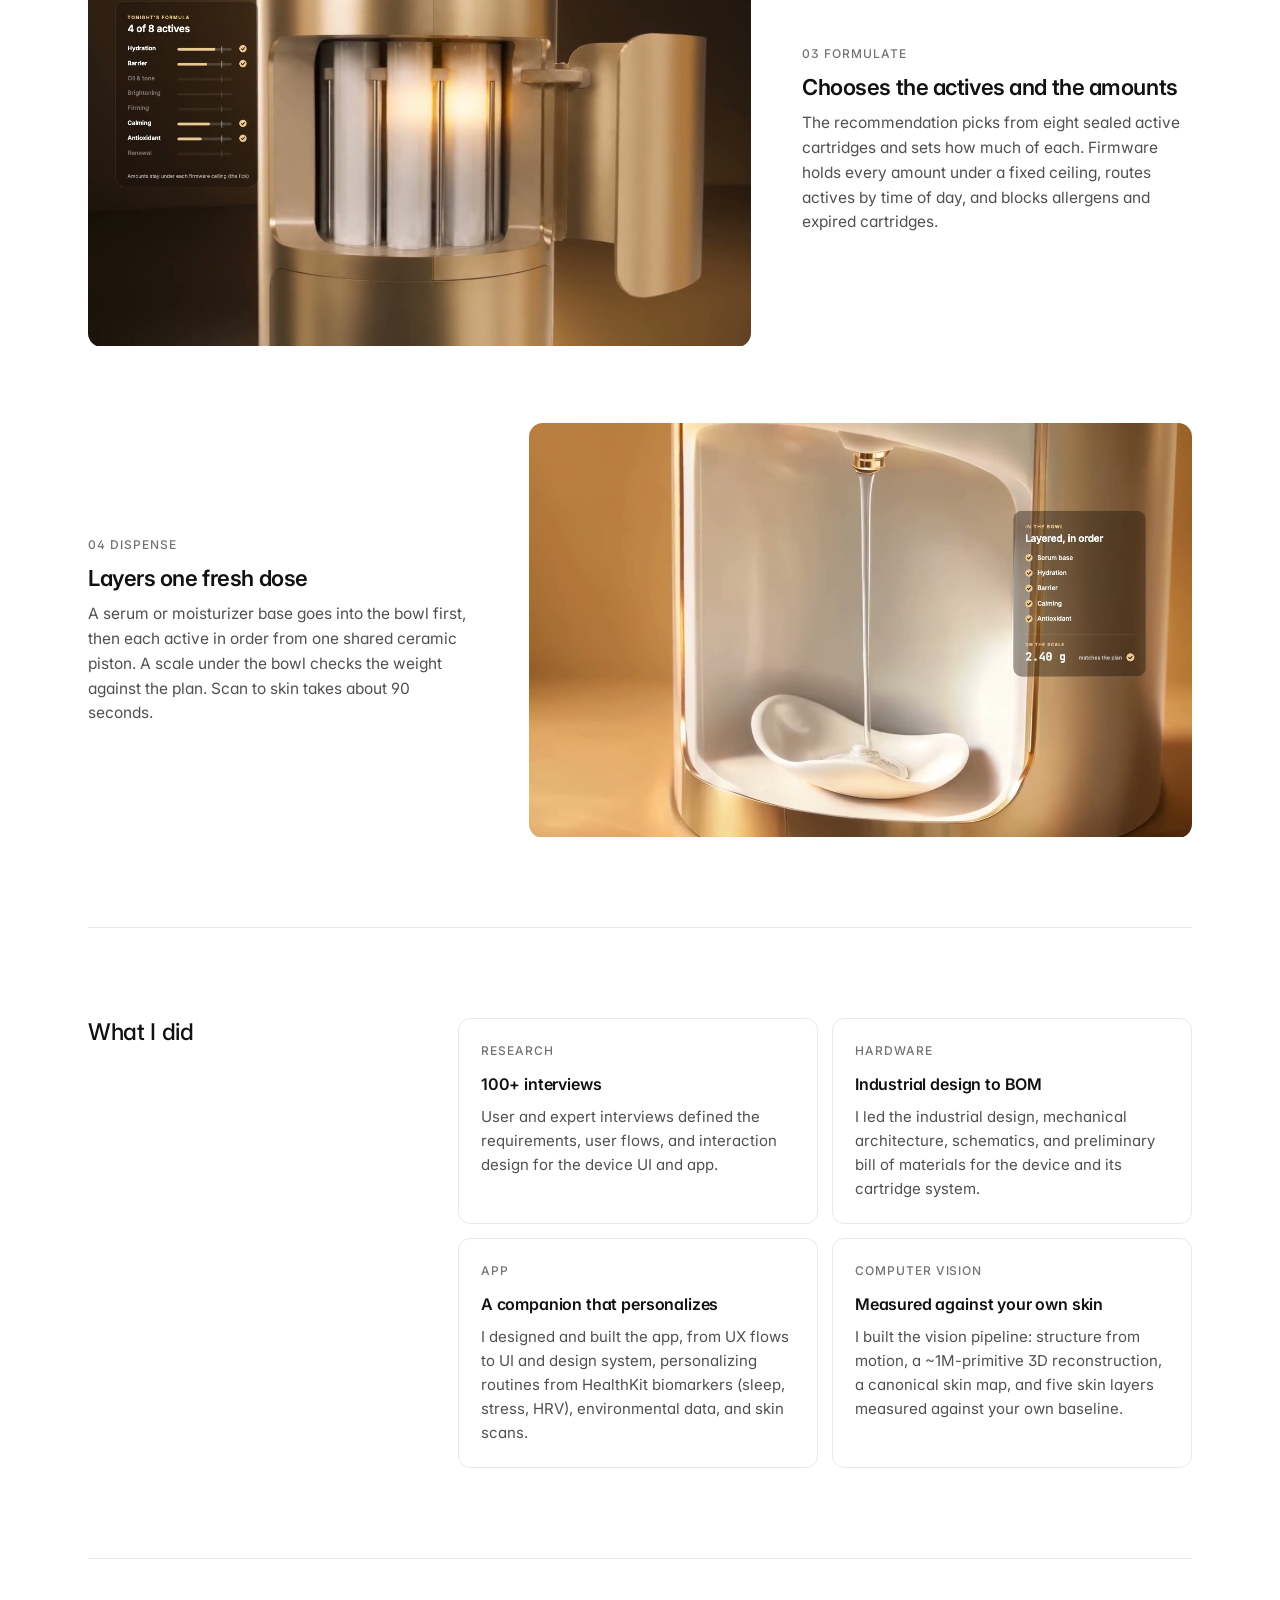
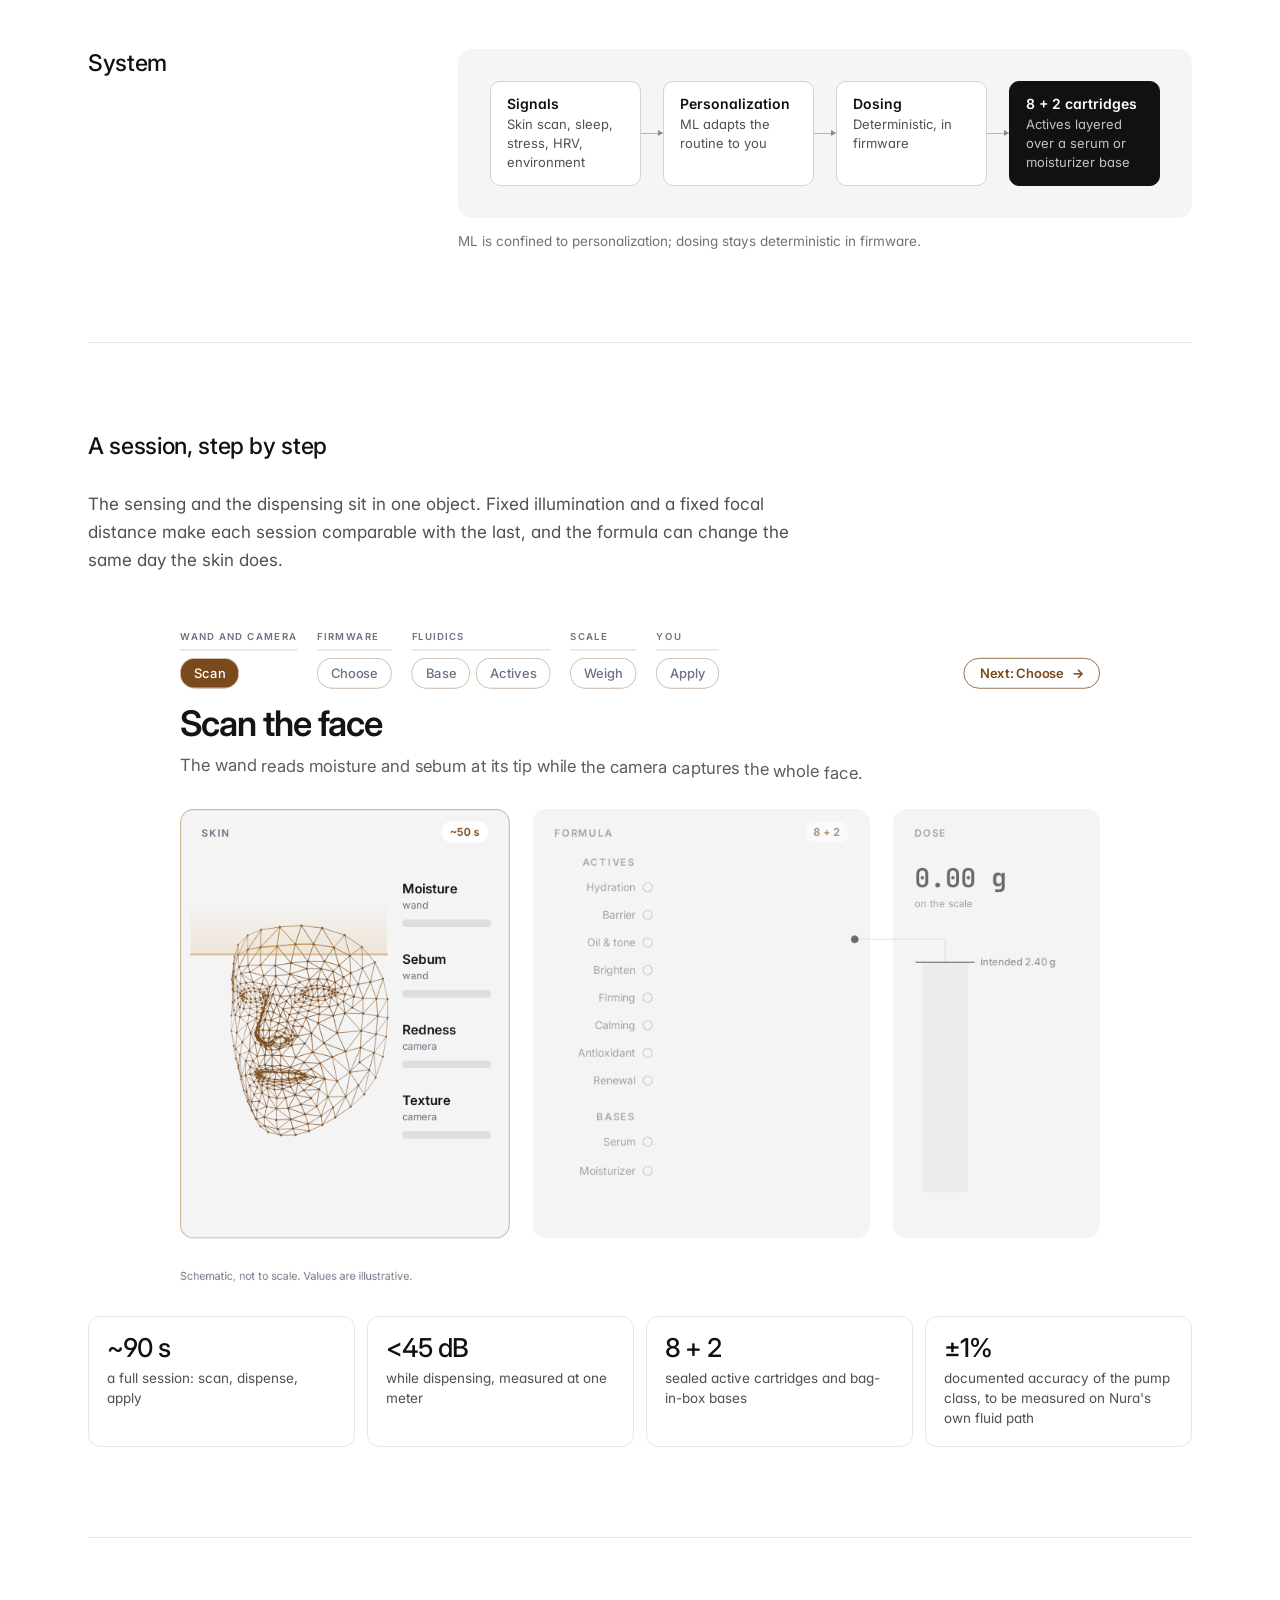
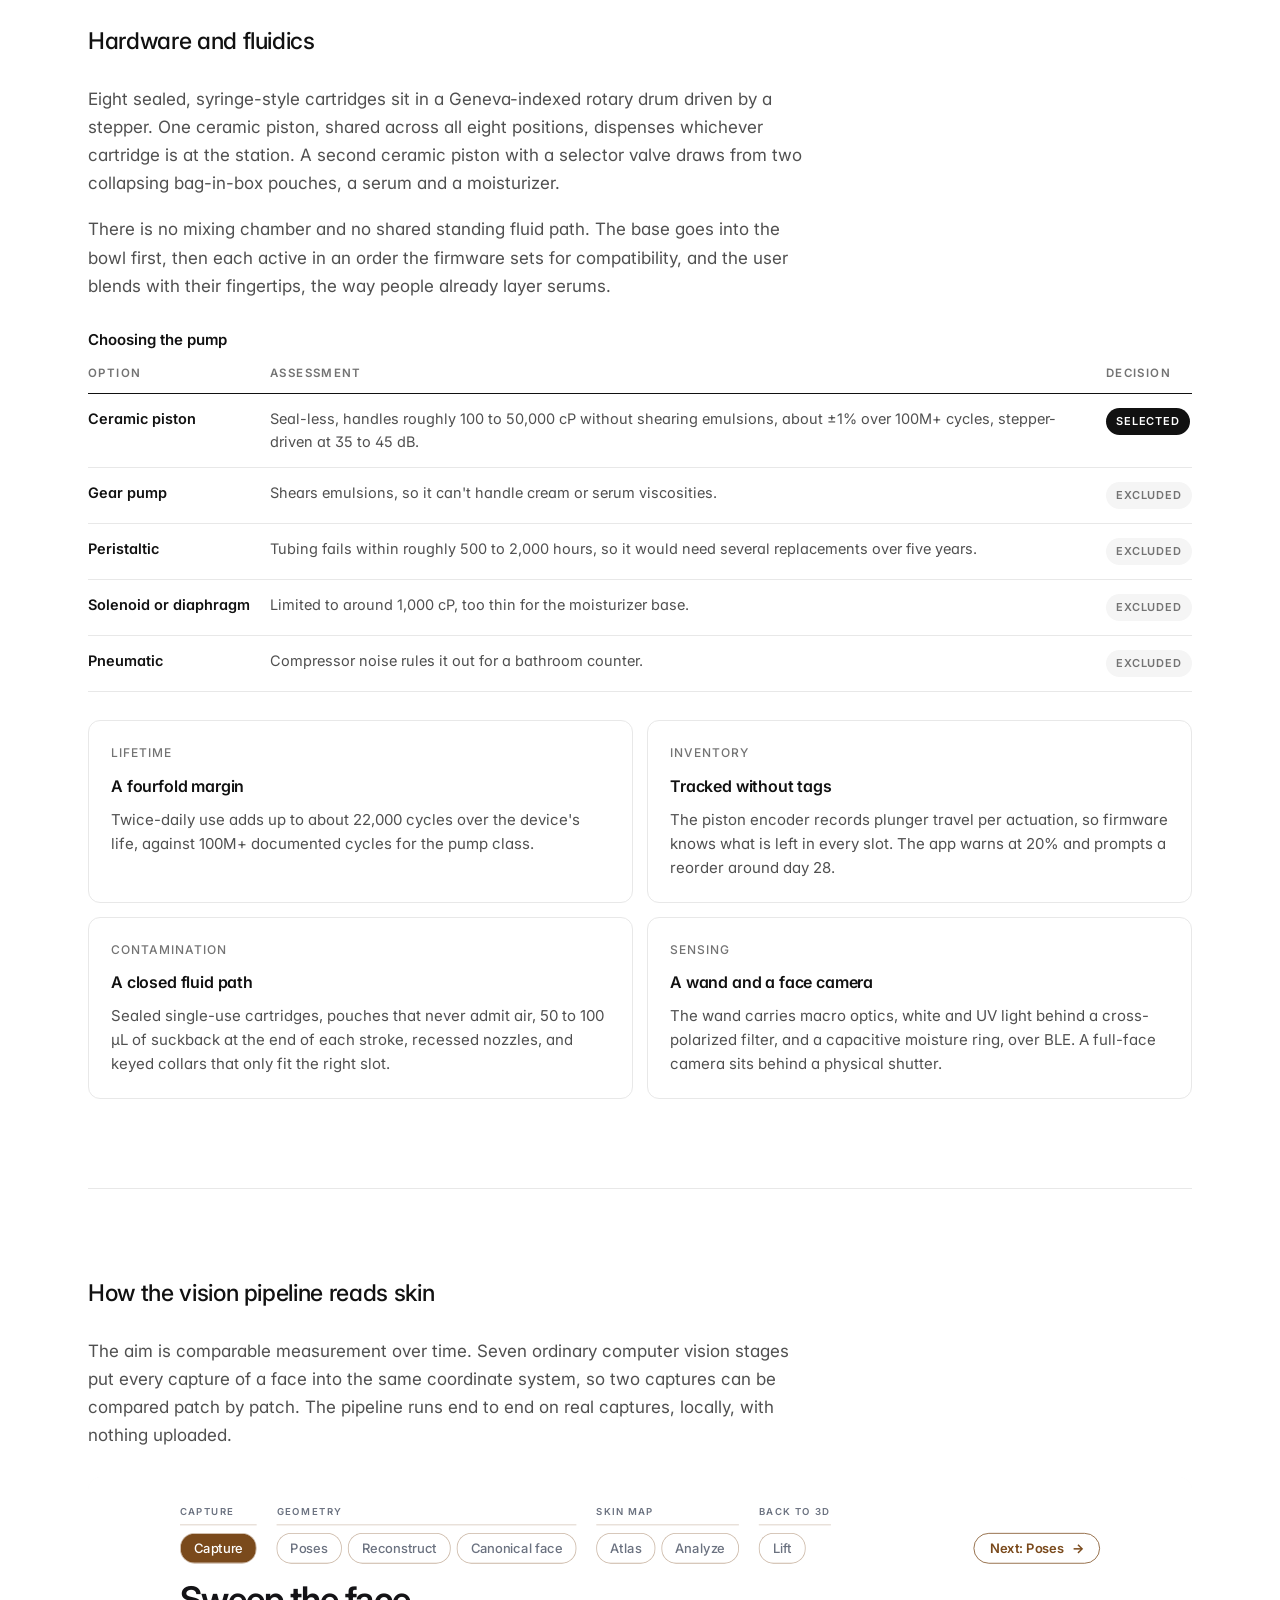
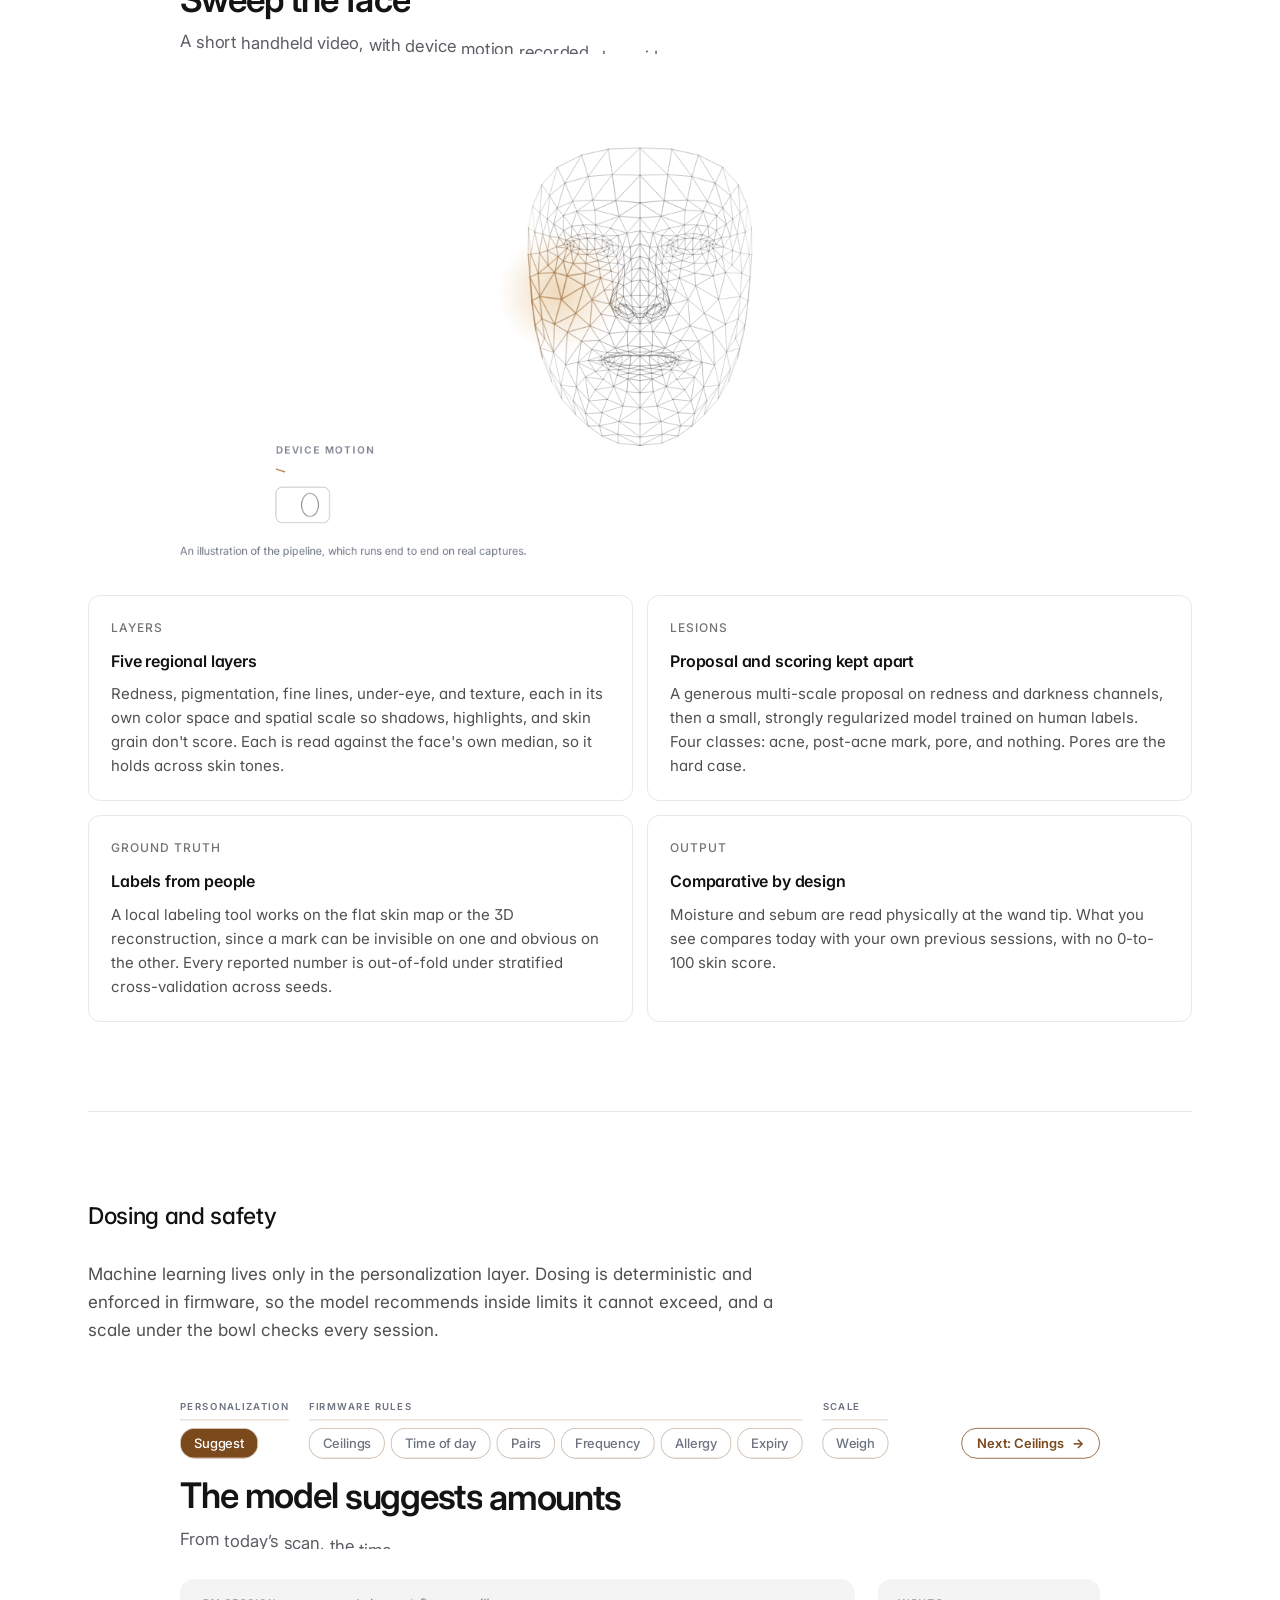
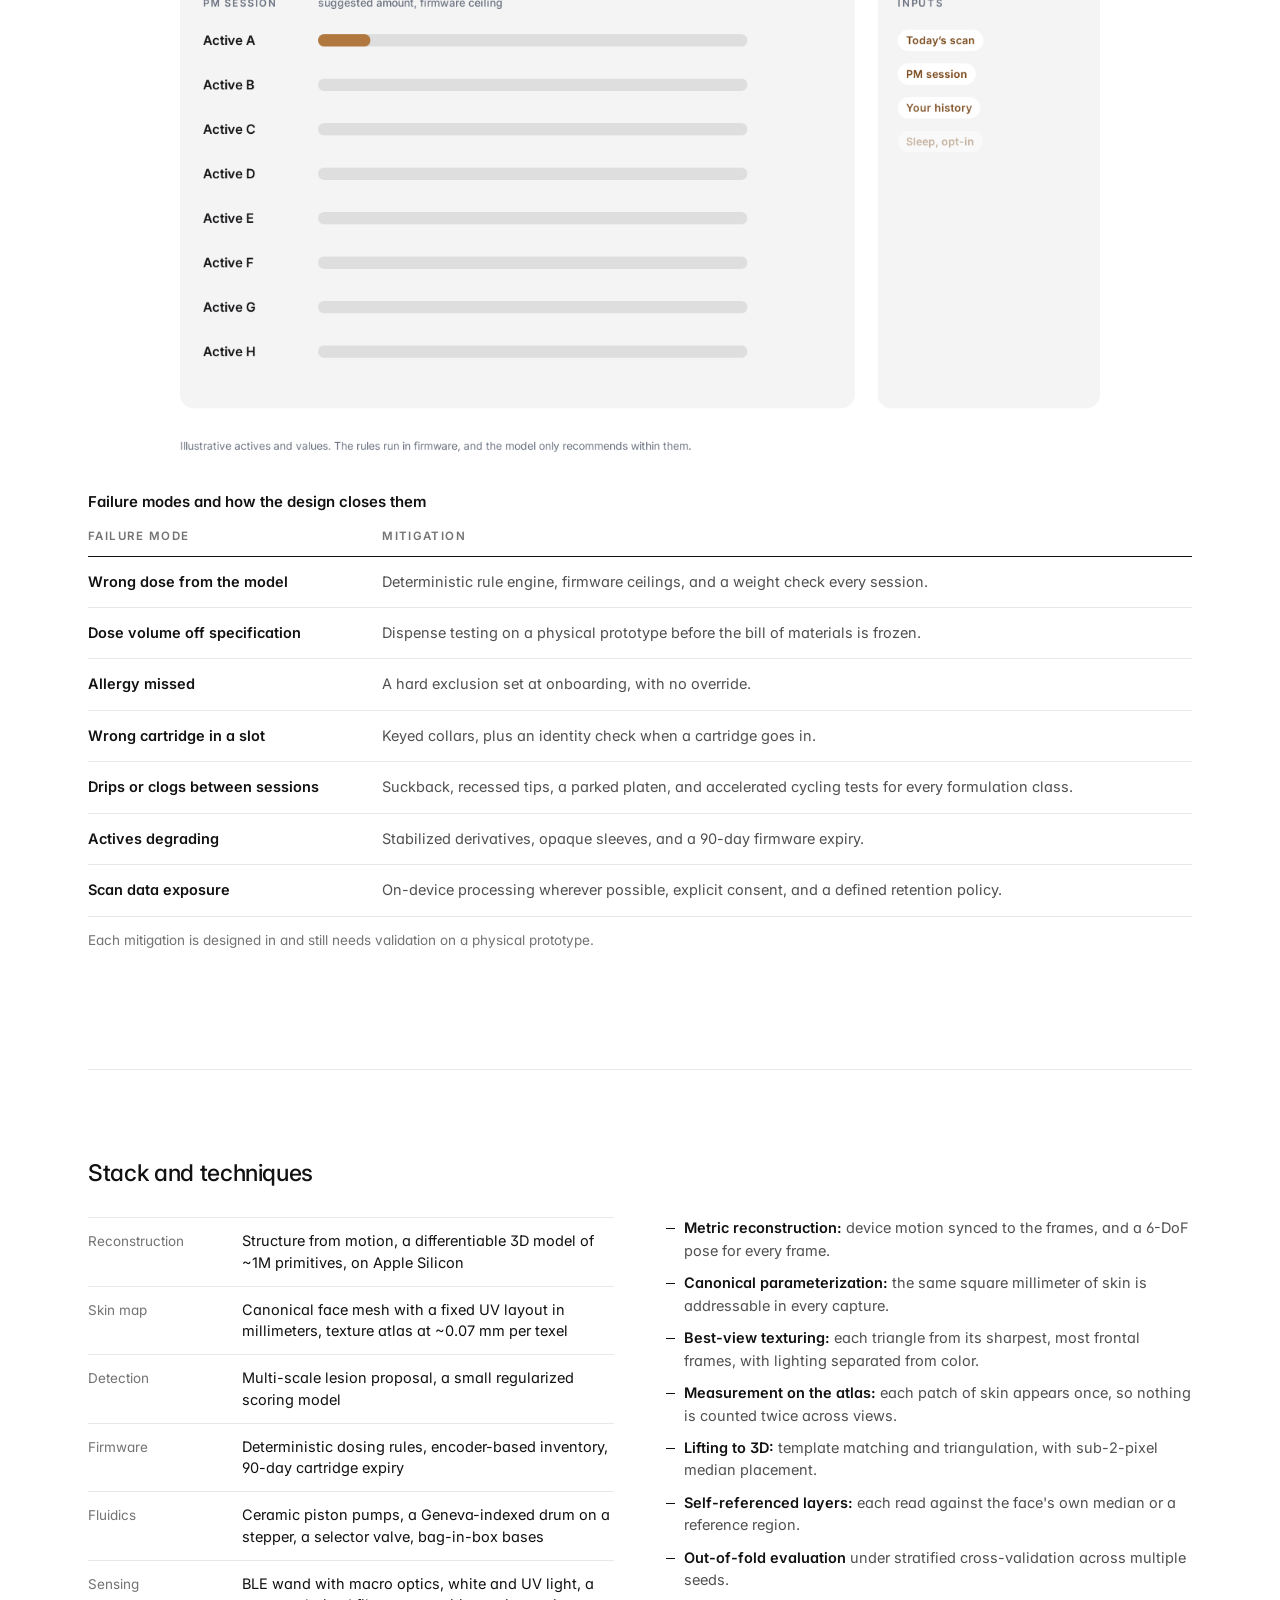
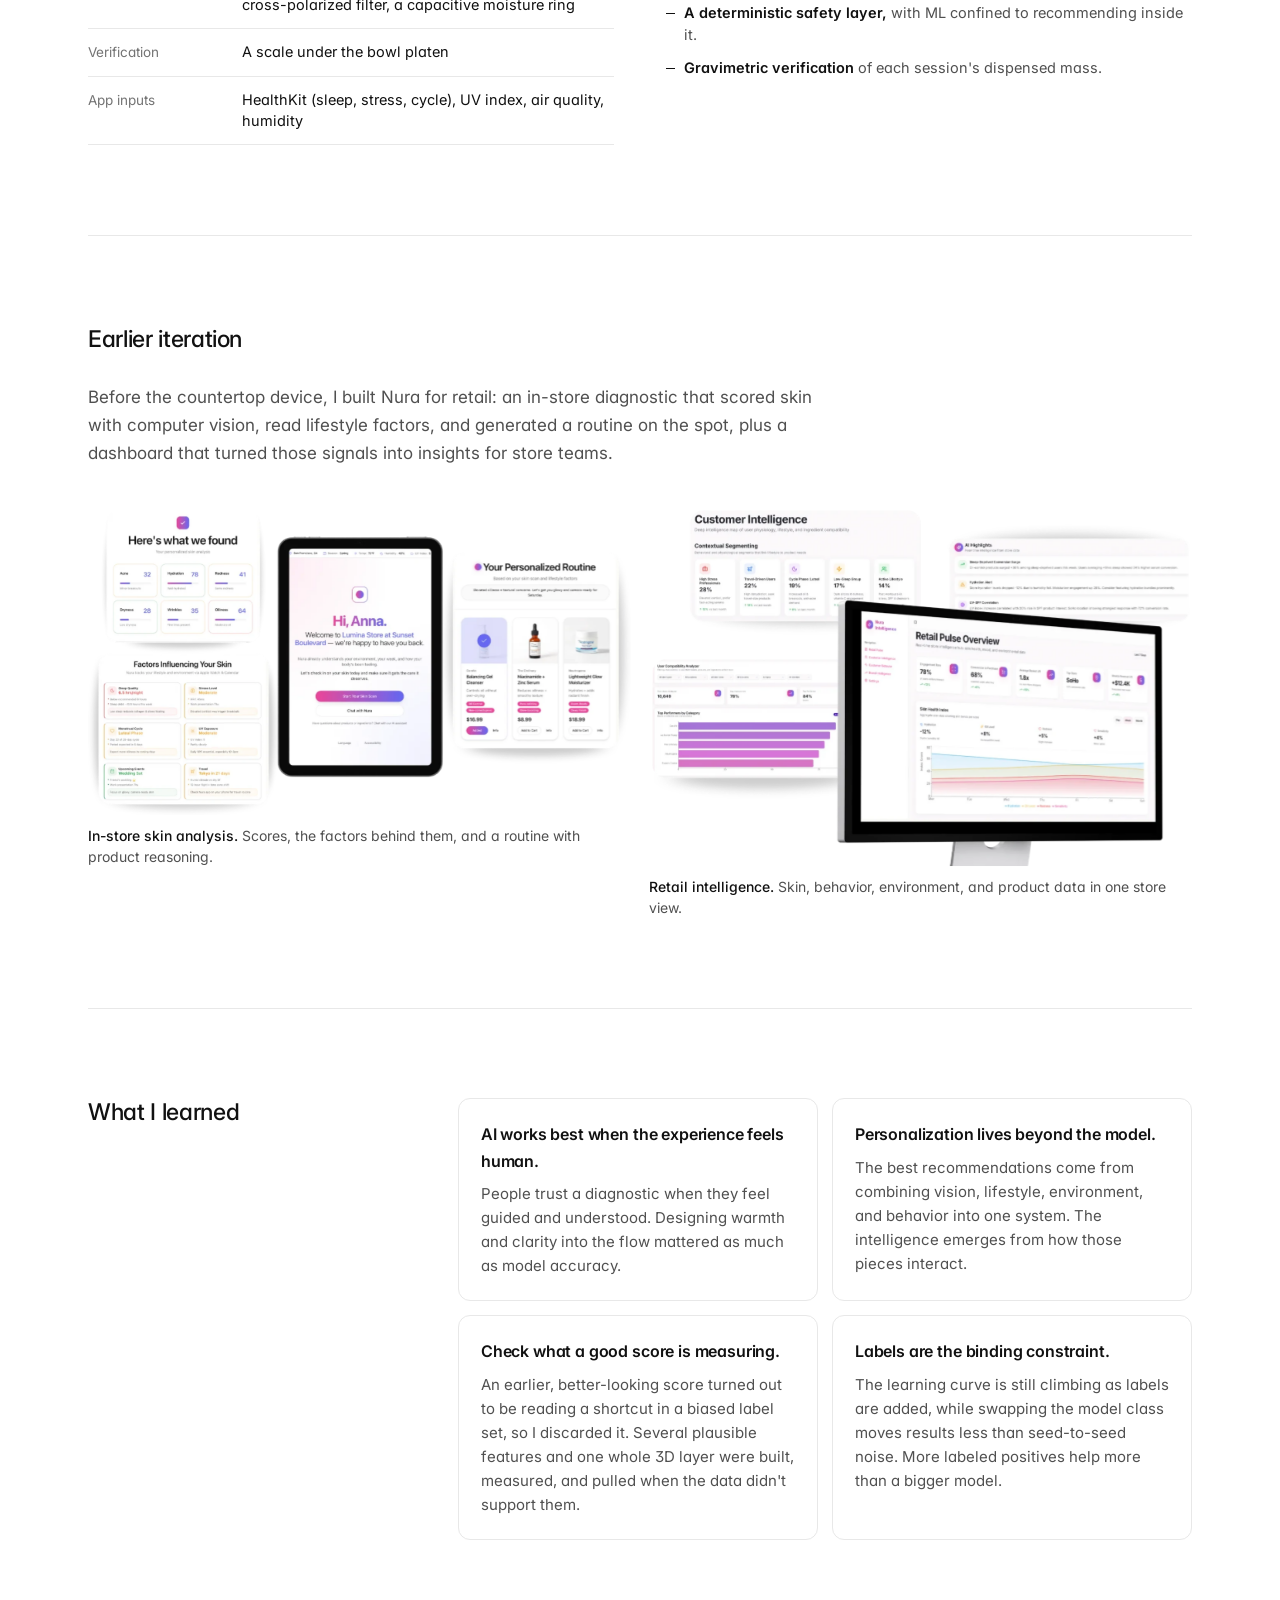
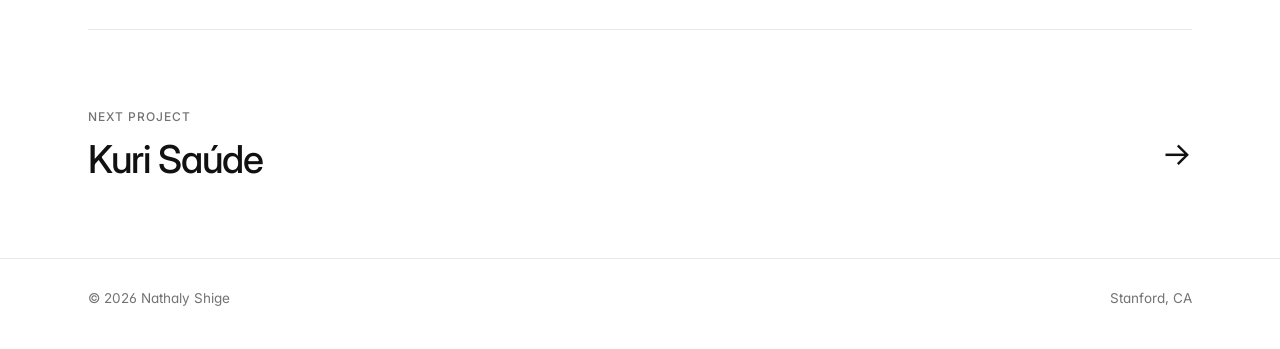
<file: work/nura.html>
<!DOCTYPE html>
<html lang="en">
<head>
  <meta charset="UTF-8" />
  <meta name="viewport" content="width=device-width, initial-scale=1.0" />
  <title>Nura · Nathaly Shige</title>
  <meta name="description" content="Nura, a countertop skincare device that scans your skin and layers a fresh, personalized dose. Designed end to end by Nathaly Shige, with computer vision that measures skin in 3D." />
  <meta name="theme-color" content="#FFFFFF" />
  <link rel="preconnect" href="https://fonts.googleapis.com" />
  <link rel="preconnect" href="https://fonts.gstatic.com" crossorigin />
  <link href="https://fonts.googleapis.com/css2?family=Inter:wght@400;500;600&display=swap" rel="stylesheet" />
  <link rel="stylesheet" href="../styles.css?v=20" />
  <script>document.documentElement.classList.add('js');</script>
</head>
<body>

  <header class="nav">
    <div class="container nav-inner">
      <a href="../index.html" class="wordmark">Nathaly Shige</a>
      <nav class="nav-links">
        <a href="../index.html#work">Work</a>
        <a href="../index.html#about" class="hide-sm">About</a>
        <a href="../Nathaly-Shige-Resume.pdf" target="_blank" rel="noopener" class="nav-cta">Résumé</a>
      </nav>
    </div>
  </header>

  <main>
    <section class="case-hero" data-nav="Overview">
      <div class="container">
        <a class="back" href="../index.html#work"><span aria-hidden="true">←</span> All work</a>
        <p class="eyebrow reveal">Nura · Project</p>
        <h1 class="reveal">A countertop device that reads your skin and formulates fresh skincare.</h1>
        <p class="lede reveal">
          Nura scans your skin before each session, adds signals like sleep and
          stress if you opt in, and layers a fresh dose from eight sealed active
          cartridges and two bases. I designed it end to end, from 100+ interviews
          through industrial design, the companion app, and the computer vision
          that measures skin in 3D.
        </p>
        <dl class="case-meta reveal">
          <div><dt>Role</dt><dd>End-to-end product, design, and engineering</dd></div>
          <div><dt>Research</dt><dd>100+ user and expert interviews</dd></div>
          <div><dt>Type</dt><dd>Beauty-tech embodied AI hardware</dd></div>
          <div><dt>Stack</dt><dd>3D computer vision, firmware dosing rules, ceramic piston fluidics, HealthKit</dd></div>
        </dl>
      </div>
    </section>

    <div class="container">
      <figure class="reveal">
        <div class="case-cover fill">
          <video data-autoplay muted loop playsinline preload="metadata" poster="../images/nura/turn-poster.jpg" aria-label="Product film of the Nura device: a slim cream and gold column with a dark oval window turns slowly in warm light as the camera moves in">
            <source src="../images/nura/turn.mp4" type="video/mp4" />
          </video>
        </div>
      </figure>

      <ul class="case-stats">
        <li class="reveal"><b>100+</b><span>user and expert interviews behind the requirements</span></li>
        <li class="reveal"><b>8 + 2</b><span>sealed active cartridges and bases</span></li>
        <li class="reveal"><b>5</b><span>skin layers measured against your own baseline</span></li>
        <li class="reveal"><b>~1M</b><span>primitives in the 3D skin reconstruction</span></li>
      </ul>

      <section class="case-section" data-nav="Idea">
        <h2 class="reveal">The idea</h2>
        <div class="prose reveal">
          <p>
            Skin changes with seasons, stress, your cycle, travel, and sleep, but
            traditional skincare commits to one formula before it ever reaches
            you. Nura keeps its components separate, so what you put on your skin
            can change when your skin does.
          </p>
          <p>
            Today the computer vision runs end to end on real captures, and the
            device is designed through industrial design, mechanical layout,
            schematics, and a preliminary bill of materials. A working prototype
            comes next.
          </p>
        </div>
      </section>

      <section class="case-section stack" data-nav="How it works">
        <h2 class="reveal">How a session works</h2>
        <div class="features">
          <article class="feature reveal">
            <video data-autoplay muted loop playsinline preload="none" poster="../images/nura/s-scan.jpg?v=2" data-still="../images/nura/s-scan.jpg?v=2" aria-label="The scanner lifts off the top of the device, and a panel lists today's scan against the baseline: moisture drier, sebum steady, redness higher, texture steady. The values are illustrative.">
              <source src="../images/nura/s-scan.mp4?v=2" type="video/mp4" />
            </video>
            <div class="feature-text">
              <span class="eyebrow">01 Scan</span>
              <h3>Reads your skin against your own baseline</h3>
              <p>The scanner reads moisture and sebum where it touches the skin while a camera captures the whole face. Every reading is compared with your own earlier sessions.</p>
            </div>
          </article>
          <article class="feature reveal">
            <video data-autoplay muted loop playsinline preload="none" poster="../images/nura/s-signals.jpg?v=2" data-still="../images/nura/s-signals.jpg?v=2" aria-label="A person typing while wearing a smartwatch, and a panel of opt-in signals: sleep, stress, cycle day, UV index and humidity. The values are illustrative.">
              <source src="../images/nura/s-signals.mp4?v=2" type="video/mp4" />
            </video>
            <div class="feature-text">
              <span class="eyebrow">02 Signals</span>
              <h3>Adds the context you opt into</h3>
              <p>Sleep, stress, and cycle from HealthKit, plus UV index, air quality, and humidity where you are. They are context for the recommendation, with no medical inference drawn from them.</p>
            </div>
          </article>
          <article class="feature reveal">
            <video data-autoplay muted loop playsinline preload="none" poster="../images/nura/s-formulate.jpg?v=2" data-still="../images/nura/s-formulate.jpg?v=2" aria-label="The cartridge bay opens to show the active cartridges, and a panel lists eight actives. Four are chosen, each with an amount below its firmware ceiling.">
              <source src="../images/nura/s-formulate.mp4?v=2" type="video/mp4" />
            </video>
            <div class="feature-text">
              <span class="eyebrow">03 Formulate</span>
              <h3>Chooses the actives and the amounts</h3>
              <p>The recommendation picks from eight sealed active cartridges and sets how much of each. Firmware holds every amount under a fixed ceiling, routes actives by time of day, and blocks allergens and expired cartridges.</p>
            </div>
          </article>
          <article class="feature reveal">
            <video data-autoplay muted loop playsinline preload="none" poster="../images/nura/s-dispense.jpg?v=2" data-still="../images/nura/s-dispense.jpg?v=2" aria-label="The device pours a dose into its bowl while a panel ticks off the serum base and four actives, and the scale reads 2.40 grams, matching the plan.">
              <source src="../images/nura/s-dispense.mp4?v=2" type="video/mp4" />
            </video>
            <div class="feature-text">
              <span class="eyebrow">04 Dispense</span>
              <h3>Layers one fresh dose</h3>
              <p>A serum or moisturizer base goes into the bowl first, then each active in order from one shared ceramic piston. A scale under the bowl checks the weight against the plan. Scan to skin takes about 90 seconds.</p>
            </div>
          </article>
        </div>
      </section>

      <section class="case-section" data-nav="What I did">
        <h2 class="reveal">What I did</h2>
        <div class="cards two reveal">
          <div class="card">
            <span class="eyebrow">Research</span>
            <h3>100+ interviews</h3>
            <p>User and expert interviews defined the requirements, user flows, and interaction design for the device UI and app.</p>
          </div>
          <div class="card">
            <span class="eyebrow">Hardware</span>
            <h3>Industrial design to BOM</h3>
            <p>I led the industrial design, mechanical architecture, schematics, and preliminary bill of materials for the device and its cartridge system.</p>
          </div>
          <div class="card">
            <span class="eyebrow">App</span>
            <h3>A companion that personalizes</h3>
            <p>I designed and built the app, from UX flows to UI and design system, personalizing routines from HealthKit biomarkers (sleep, stress, HRV), environmental data, and skin scans.</p>
          </div>
          <div class="card">
            <span class="eyebrow">Computer vision</span>
            <h3>Measured against your own skin</h3>
            <p>I built the vision pipeline: structure from motion, a ~1M-primitive 3D reconstruction, a canonical skin map, and five skin layers measured against your own baseline.</p>
          </div>
        </div>
      </section>

      <section class="case-section" data-nav="System">
        <h2 class="reveal">System</h2>
        <figure class="reveal">
          <div class="diagram diagram--row">
            <div class="node"><span class="node-k">Signals</span><span class="node-v">Skin scan, sleep, stress, HRV, environment</span></div>
            <span class="wire" aria-hidden="true"></span>
            <div class="node"><span class="node-k">Personalization</span><span class="node-v">ML adapts the routine to you</span></div>
            <span class="wire" aria-hidden="true"></span>
            <div class="node"><span class="node-k">Dosing</span><span class="node-v">Deterministic, in firmware</span></div>
            <span class="wire" aria-hidden="true"></span>
            <div class="node node-out"><span class="node-k">8 + 2 cartridges</span><span class="node-v">Actives layered over a serum or moisturizer base</span></div>
          </div>
          <figcaption class="diagram-caption">ML is confined to personalization; dosing stays deterministic in firmware.</figcaption>
        </figure>
      </section>

      <section class="case-section stack" data-nav="Session">
        <h2 class="reveal">A session, step by step</h2>
        <div class="reveal">
          <div class="prose"><p>The sensing and the dispensing sit in one object. Fixed illumination and a fixed focal distance make each session comparable with the last, and the formula can change the same day the skin does.</p></div>
          <figure class="clip-fig">
            <iframe src="../explainers/nura/?x=session&amp;v=6" title="Step-by-step walkthrough: one session, from scan to application" loading="lazy"></iframe>
          </figure>
          <ul class="tiles four">
            <li><b>~90 s</b><span>a full session: scan, dispense, apply</span></li>
            <li><b>&lt;45 dB</b><span>while dispensing, measured at one meter</span></li>
            <li><b>8 + 2</b><span>sealed active cartridges and bag-in-box bases</span></li>
            <li><b>&plusmn;1%</b><span>documented accuracy of the pump class, to be measured on Nura's own fluid path</span></li>
          </ul>
        </div>
      </section>

      <section class="case-section stack" data-nav="Hardware">
        <h2 class="reveal">Hardware and fluidics</h2>
        <div class="reveal">
          <div class="prose">
            <p>Eight sealed, syringe-style cartridges sit in a Geneva-indexed rotary drum driven by a stepper. One ceramic piston, shared across all eight positions, dispenses whichever cartridge is at the station. A second ceramic piston with a selector valve draws from two collapsing bag-in-box pouches, a serum and a moisturizer.</p>
            <p>There is no mixing chamber and no shared standing fluid path. The base goes into the bowl first, then each active in an order the firmware sets for compatibility, and the user blends with their fingertips, the way people already layer serums.</p>
          </div>
          <div class="table-wrap">
            <table class="spec">
              <caption>Choosing the pump</caption>
              <thead><tr><th>Option</th><th>Assessment</th><th>Decision</th></tr></thead>
              <tbody>
                <tr><td>Ceramic piston</td><td>Seal-less, handles roughly 100 to 50,000 cP without shearing emulsions, about &plusmn;1% over 100M+ cycles, stepper-driven at 35 to 45 dB.</td><td><span class="tag-s on">Selected</span></td></tr>
                <tr><td>Gear pump</td><td>Shears emulsions, so it can't handle cream or serum viscosities.</td><td><span class="tag-s">Excluded</span></td></tr>
                <tr><td>Peristaltic</td><td>Tubing fails within roughly 500 to 2,000 hours, so it would need several replacements over five years.</td><td><span class="tag-s">Excluded</span></td></tr>
                <tr><td>Solenoid or diaphragm</td><td>Limited to around 1,000 cP, too thin for the moisturizer base.</td><td><span class="tag-s">Excluded</span></td></tr>
                <tr><td>Pneumatic</td><td>Compressor noise rules it out for a bathroom counter.</td><td><span class="tag-s">Excluded</span></td></tr>
              </tbody>
            </table>
          </div>
          <div class="cards two">
            <div class="card"><span class="eyebrow">Lifetime</span><h3>A fourfold margin</h3><p>Twice-daily use adds up to about 22,000 cycles over the device's life, against 100M+ documented cycles for the pump class.</p></div>
            <div class="card"><span class="eyebrow">Inventory</span><h3>Tracked without tags</h3><p>The piston encoder records plunger travel per actuation, so firmware knows what is left in every slot. The app warns at 20% and prompts a reorder around day 28.</p></div>
            <div class="card"><span class="eyebrow">Contamination</span><h3>A closed fluid path</h3><p>Sealed single-use cartridges, pouches that never admit air, 50 to 100 &micro;L of suckback at the end of each stroke, recessed nozzles, and keyed collars that only fit the right slot.</p></div>
            <div class="card"><span class="eyebrow">Sensing</span><h3>A wand and a face camera</h3><p>The wand carries macro optics, white and UV light behind a cross-polarized filter, and a capacitive moisture ring, over BLE. A full-face camera sits behind a physical shutter.</p></div>
          </div>
        </div>
      </section>

      <section class="case-section stack" data-nav="Vision">
        <h2 class="reveal">How the vision pipeline reads skin</h2>
        <div class="reveal">
          <div class="prose"><p>The aim is comparable measurement over time. Seven ordinary computer vision stages put every capture of a face into the same coordinate system, so two captures can be compared patch by patch. The pipeline runs end to end on real captures, locally, with nothing uploaded.</p></div>
          <figure class="clip-fig">
            <iframe src="../explainers/nura/?x=vision&amp;v=4" title="Step-by-step walkthrough: the seven stages of the vision pipeline" loading="lazy"></iframe>
          </figure>
          <div class="cards two">
            <div class="card"><span class="eyebrow">Layers</span><h3>Five regional layers</h3><p>Redness, pigmentation, fine lines, under-eye, and texture, each in its own color space and spatial scale so shadows, highlights, and skin grain don't score. Each is read against the face's own median, so it holds across skin tones.</p></div>
            <div class="card"><span class="eyebrow">Lesions</span><h3>Proposal and scoring kept apart</h3><p>A generous multi-scale proposal on redness and darkness channels, then a small, strongly regularized model trained on human labels. Four classes: acne, post-acne mark, pore, and nothing. Pores are the hard case.</p></div>
            <div class="card"><span class="eyebrow">Ground truth</span><h3>Labels from people</h3><p>A local labeling tool works on the flat skin map or the 3D reconstruction, since a mark can be invisible on one and obvious on the other. Every reported number is out-of-fold under stratified cross-validation across seeds.</p></div>
            <div class="card"><span class="eyebrow">Output</span><h3>Comparative by design</h3><p>Moisture and sebum are read physically at the wand tip. What you see compares today with your own previous sessions, with no 0-to-100 skin score.</p></div>
          </div>
        </div>
      </section>

      <section class="case-section stack" data-nav="Safety">
        <h2 class="reveal">Dosing and safety</h2>
        <div class="reveal">
          <div class="prose"><p>Machine learning lives only in the personalization layer. Dosing is deterministic and enforced in firmware, so the model recommends inside limits it cannot exceed, and a scale under the bowl checks every session.</p></div>
          <figure class="clip-fig">
            <iframe src="../explainers/nura/?x=safety&amp;v=4" title="Step-by-step walkthrough: how firmware rules bound the model's suggested doses" loading="lazy"></iframe>
          </figure>
          <div class="table-wrap">
            <table class="spec">
              <caption>Failure modes and how the design closes them</caption>
              <thead><tr><th>Failure mode</th><th>Mitigation</th></tr></thead>
              <tbody>
                <tr><td>Wrong dose from the model</td><td>Deterministic rule engine, firmware ceilings, and a weight check every session.</td></tr>
                <tr><td>Dose volume off specification</td><td>Dispense testing on a physical prototype before the bill of materials is frozen.</td></tr>
                <tr><td>Allergy missed</td><td>A hard exclusion set at onboarding, with no override.</td></tr>
                <tr><td>Wrong cartridge in a slot</td><td>Keyed collars, plus an identity check when a cartridge goes in.</td></tr>
                <tr><td>Drips or clogs between sessions</td><td>Suckback, recessed tips, a parked platen, and accelerated cycling tests for every formulation class.</td></tr>
                <tr><td>Actives degrading</td><td>Stabilized derivatives, opaque sleeves, and a 90-day firmware expiry.</td></tr>
                <tr><td>Scan data exposure</td><td>On-device processing wherever possible, explicit consent, and a defined retention policy.</td></tr>
              </tbody>
            </table>
            <p class="table-note">Each mitigation is designed in and still needs validation on a physical prototype.</p>
          </div>
        </div>
      </section>

      <section class="case-section stack" data-nav="Stack">
        <h2 class="reveal">Stack and techniques</h2>
        <div class="reveal stack-grid">
          <dl class="stack-list">
            <div><dt>Reconstruction</dt><dd>Structure from motion, a differentiable 3D model of ~1M primitives, on Apple Silicon</dd></div>
            <div><dt>Skin map</dt><dd>Canonical face mesh with a fixed UV layout in millimeters, texture atlas at ~0.07 mm per texel</dd></div>
            <div><dt>Detection</dt><dd>Multi-scale lesion proposal, a small regularized scoring model</dd></div>
            <div><dt>Firmware</dt><dd>Deterministic dosing rules, encoder-based inventory, 90-day cartridge expiry</dd></div>
            <div><dt>Fluidics</dt><dd>Ceramic piston pumps, a Geneva-indexed drum on a stepper, a selector valve, bag-in-box bases</dd></div>
            <div><dt>Sensing</dt><dd>BLE wand with macro optics, white and UV light, a cross-polarized filter, a capacitive moisture ring</dd></div>
            <div><dt>Verification</dt><dd>A scale under the bowl platen</dd></div>
            <div><dt>App inputs</dt><dd>HealthKit (sleep, stress, cycle), UV index, air quality, humidity</dd></div>
          </dl>
          <ul class="tech-list">
            <li><b>Metric reconstruction:</b> device motion synced to the frames, and a 6-DoF pose for every frame.</li>
            <li><b>Canonical parameterization:</b> the same square millimeter of skin is addressable in every capture.</li>
            <li><b>Best-view texturing:</b> each triangle from its sharpest, most frontal frames, with lighting separated from color.</li>
            <li><b>Measurement on the atlas:</b> each patch of skin appears once, so nothing is counted twice across views.</li>
            <li><b>Lifting to 3D:</b> template matching and triangulation, with sub-2-pixel median placement.</li>
            <li><b>Self-referenced layers:</b> each read against the face's own median or a reference region.</li>
            <li><b>Out-of-fold evaluation</b> under stratified cross-validation across multiple seeds.</li>
            <li><b>A deterministic safety layer,</b> with ML confined to recommending inside it.</li>
            <li><b>Gravimetric verification</b> of each session's dispensed mass.</li>
          </ul>
        </div>
      </section>

      <section class="case-section stack" data-nav="Earlier version">
        <h2 class="reveal">Earlier iteration</h2>
        <div class="reveal">
          <div class="prose">
            <p>
              Before the countertop device, I built Nura for retail: an in-store
              diagnostic that scored skin with computer vision, read lifestyle
              factors, and generated a routine on the spot, plus a dashboard that
              turned those signals into insights for store teams.
            </p>
          </div>
          <div class="media-grid two wide">
            <figure>
              <div class="panel-shot"><img src="../images/nura-totem.webp" width="1407" height="798" loading="lazy" alt="Nura in-store interface: a skin analysis, the lifestyle factors behind it, a welcome screen, and a personalized routine" /></div>
              <figcaption><b>In-store skin analysis.</b> Scores, the factors behind them, and a routine with product reasoning.</figcaption>
            </figure>
            <figure>
              <div class="panel-shot"><img src="../images/nura-retail.webp" width="1313" height="868" loading="lazy" alt="Nura Retail Intelligence dashboard with customer segments, AI highlights, and a store skin health index" /></div>
              <figcaption><b>Retail intelligence.</b> Skin, behavior, environment, and product data in one store view.</figcaption>
            </figure>
          </div>
        </div>
      </section>

      <section class="case-section" data-nav="Learnings">
        <h2 class="reveal">What I learned</h2>
        <div class="cards two reveal">
          <div class="card">
            <h3>AI works best when the experience feels human.</h3>
            <p>People trust a diagnostic when they feel guided and understood. Designing warmth and clarity into the flow mattered as much as model accuracy.</p>
          </div>
          <div class="card">
            <h3>Personalization lives beyond the model.</h3>
            <p>The best recommendations come from combining vision, lifestyle, environment, and behavior into one system. The intelligence emerges from how those pieces interact.</p>
          </div>
          <div class="card">
            <h3>Check what a good score is measuring.</h3>
            <p>An earlier, better-looking score turned out to be reading a shortcut in a biased label set, so I discarded it. Several plausible features and one whole 3D layer were built, measured, and pulled when the data didn't support them.</p>
          </div>
          <div class="card">
            <h3>Labels are the binding constraint.</h3>
            <p>The learning curve is still climbing as labels are added, while swapping the model class moves results less than seed-to-seed noise. More labeled positives help more than a bigger model.</p>
          </div>
        </div>
      </section>

      <a class="next" href="kuri-saude.html">
        <div>
          <p class="eyebrow">Next project</p>
          <p class="next-title">Kuri Saúde</p>
        </div>
        <span class="arrow-big" aria-hidden="true">→</span>
      </a>
    </div>
  </main>

  <footer class="footer">
    <div class="container footer-inner">
      <span>© 2026 Nathaly Shige</span>
      <span>Stanford, CA</span>
    </div>
  </footer>

  <script src="../site.js?v=10"></script>
</body>
</html>
</file>
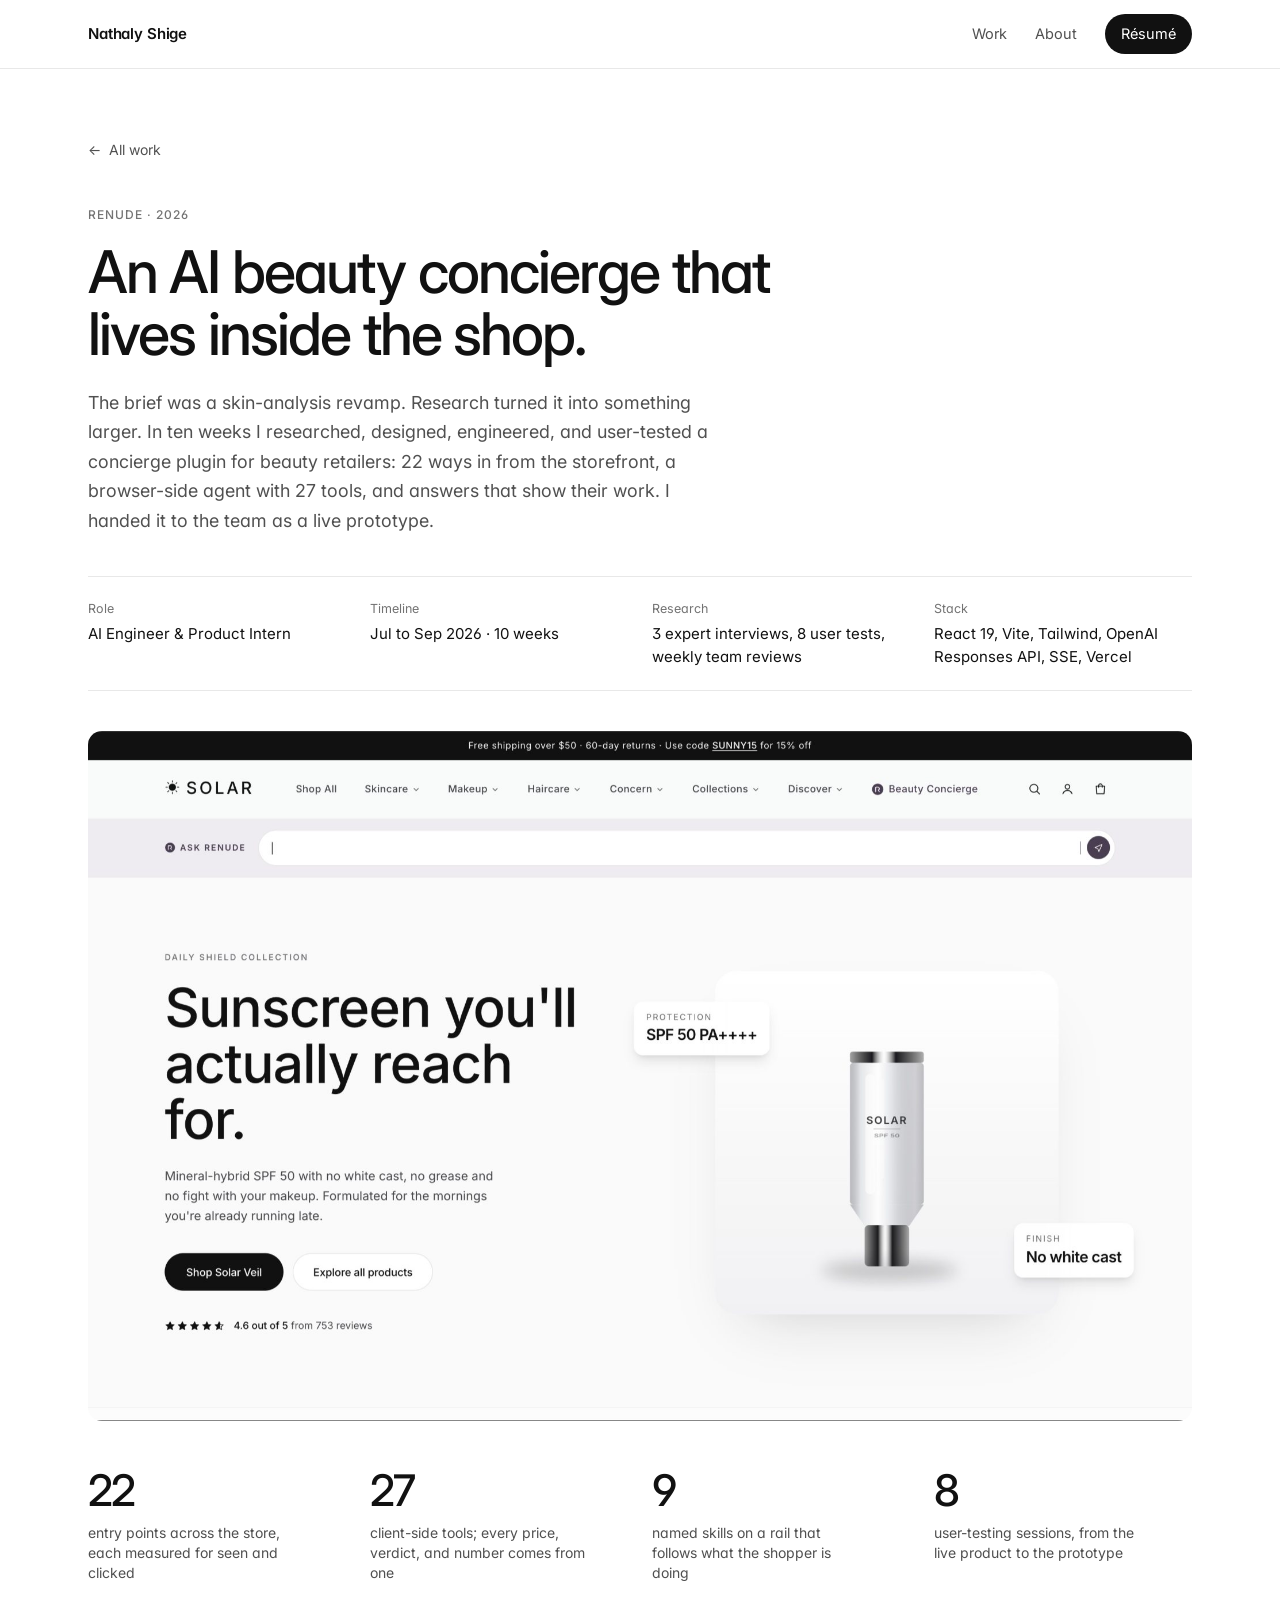
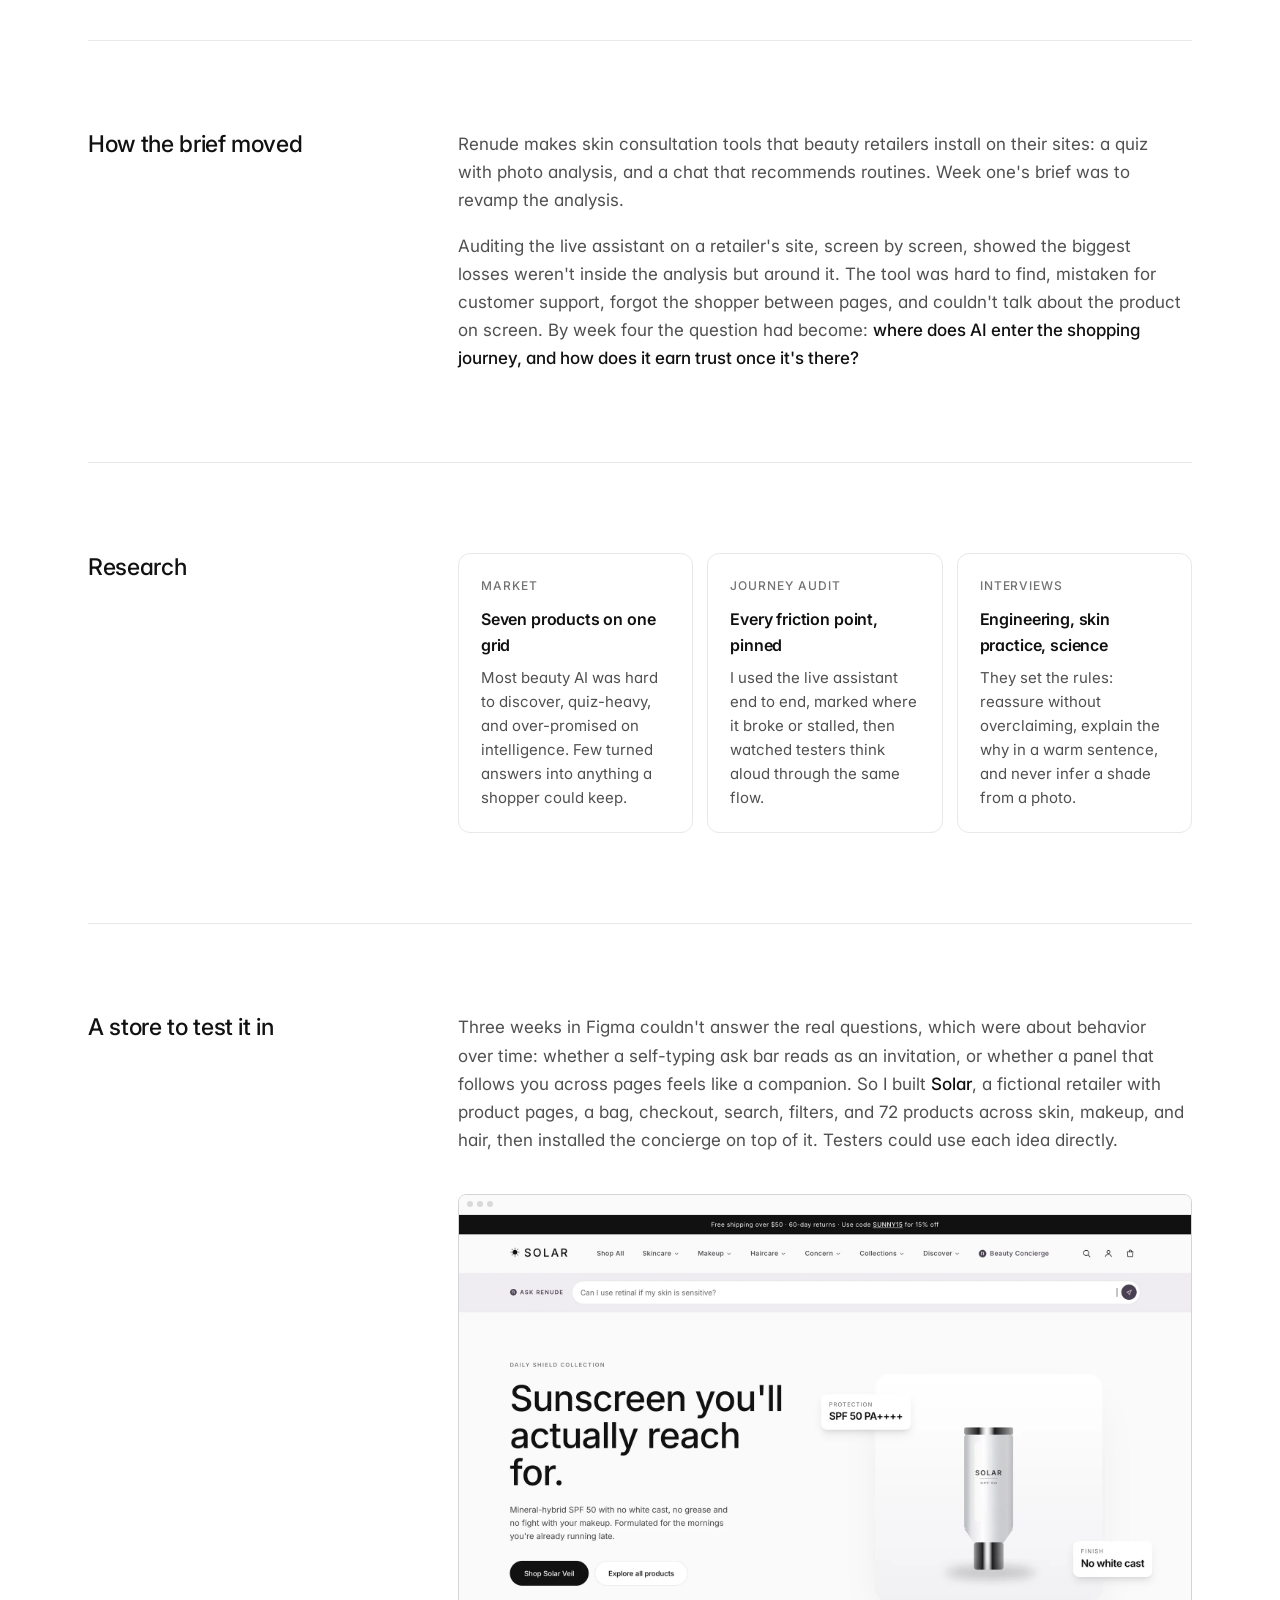
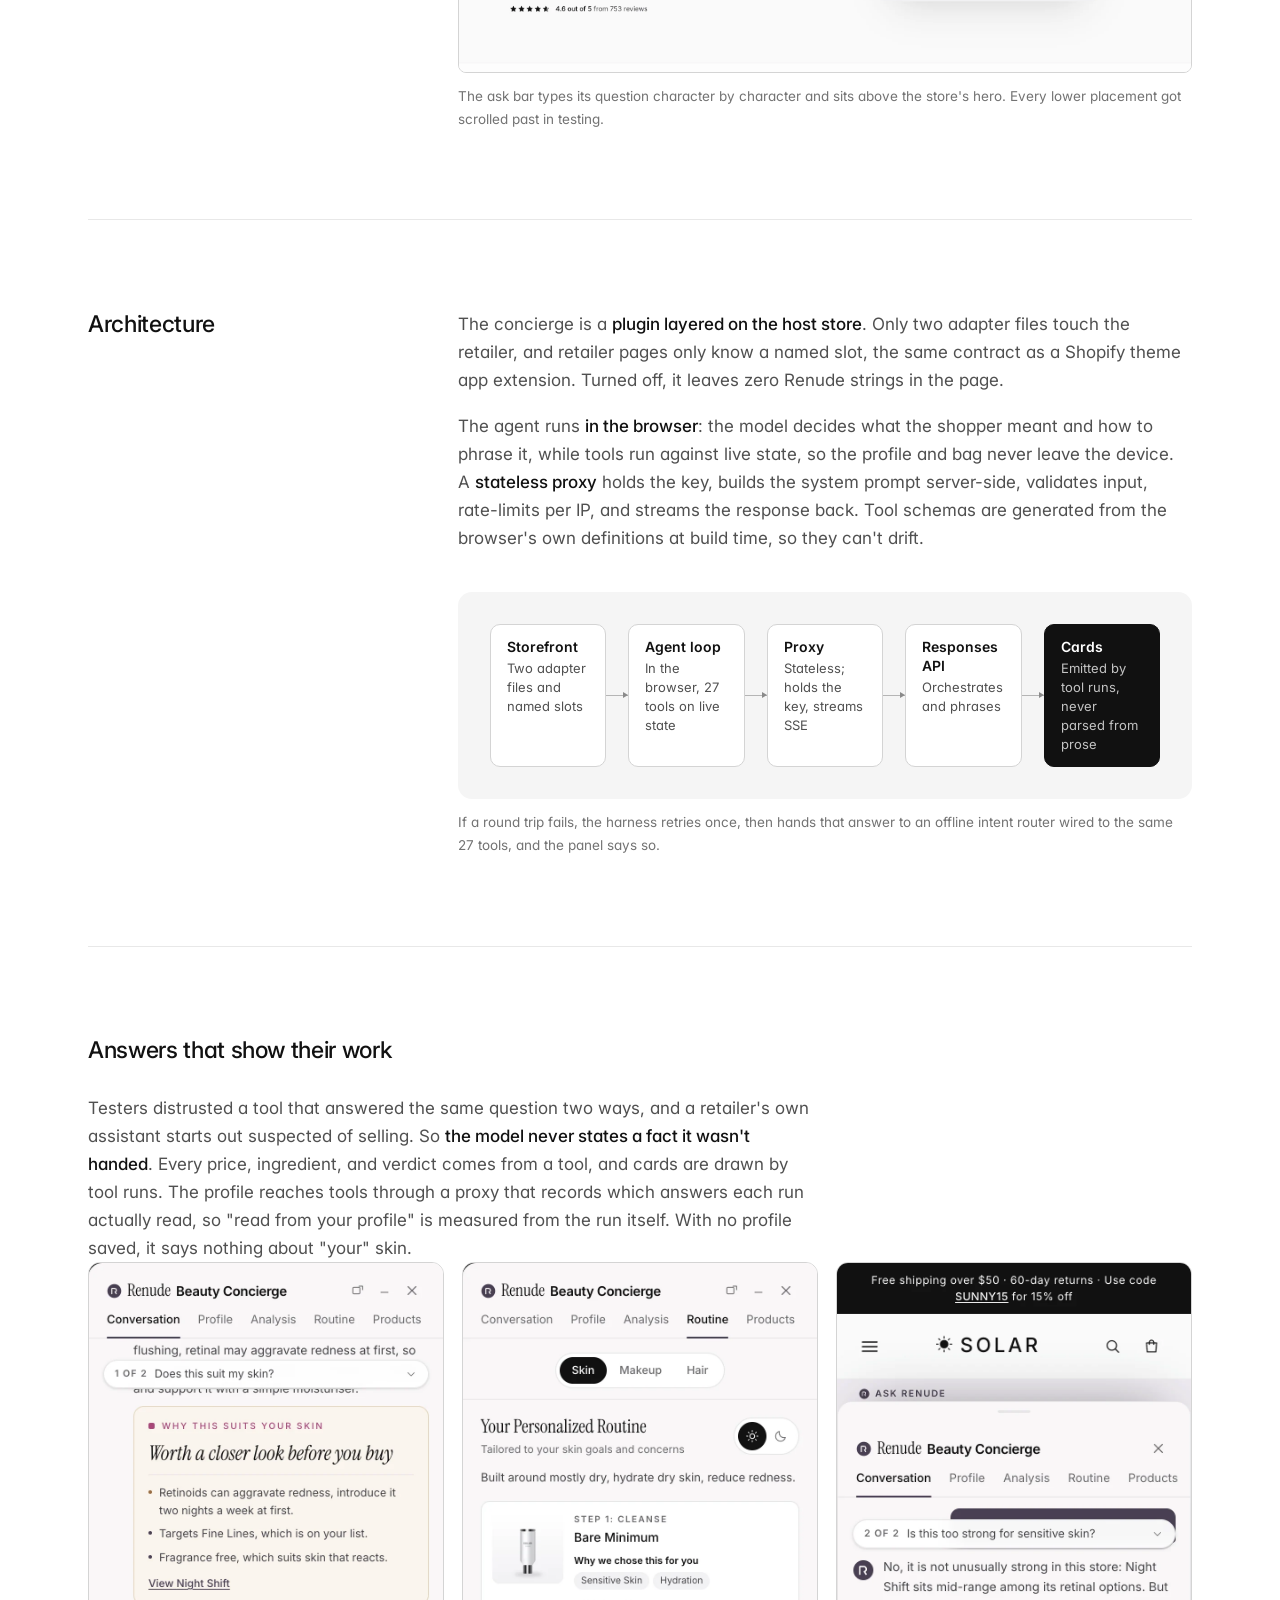
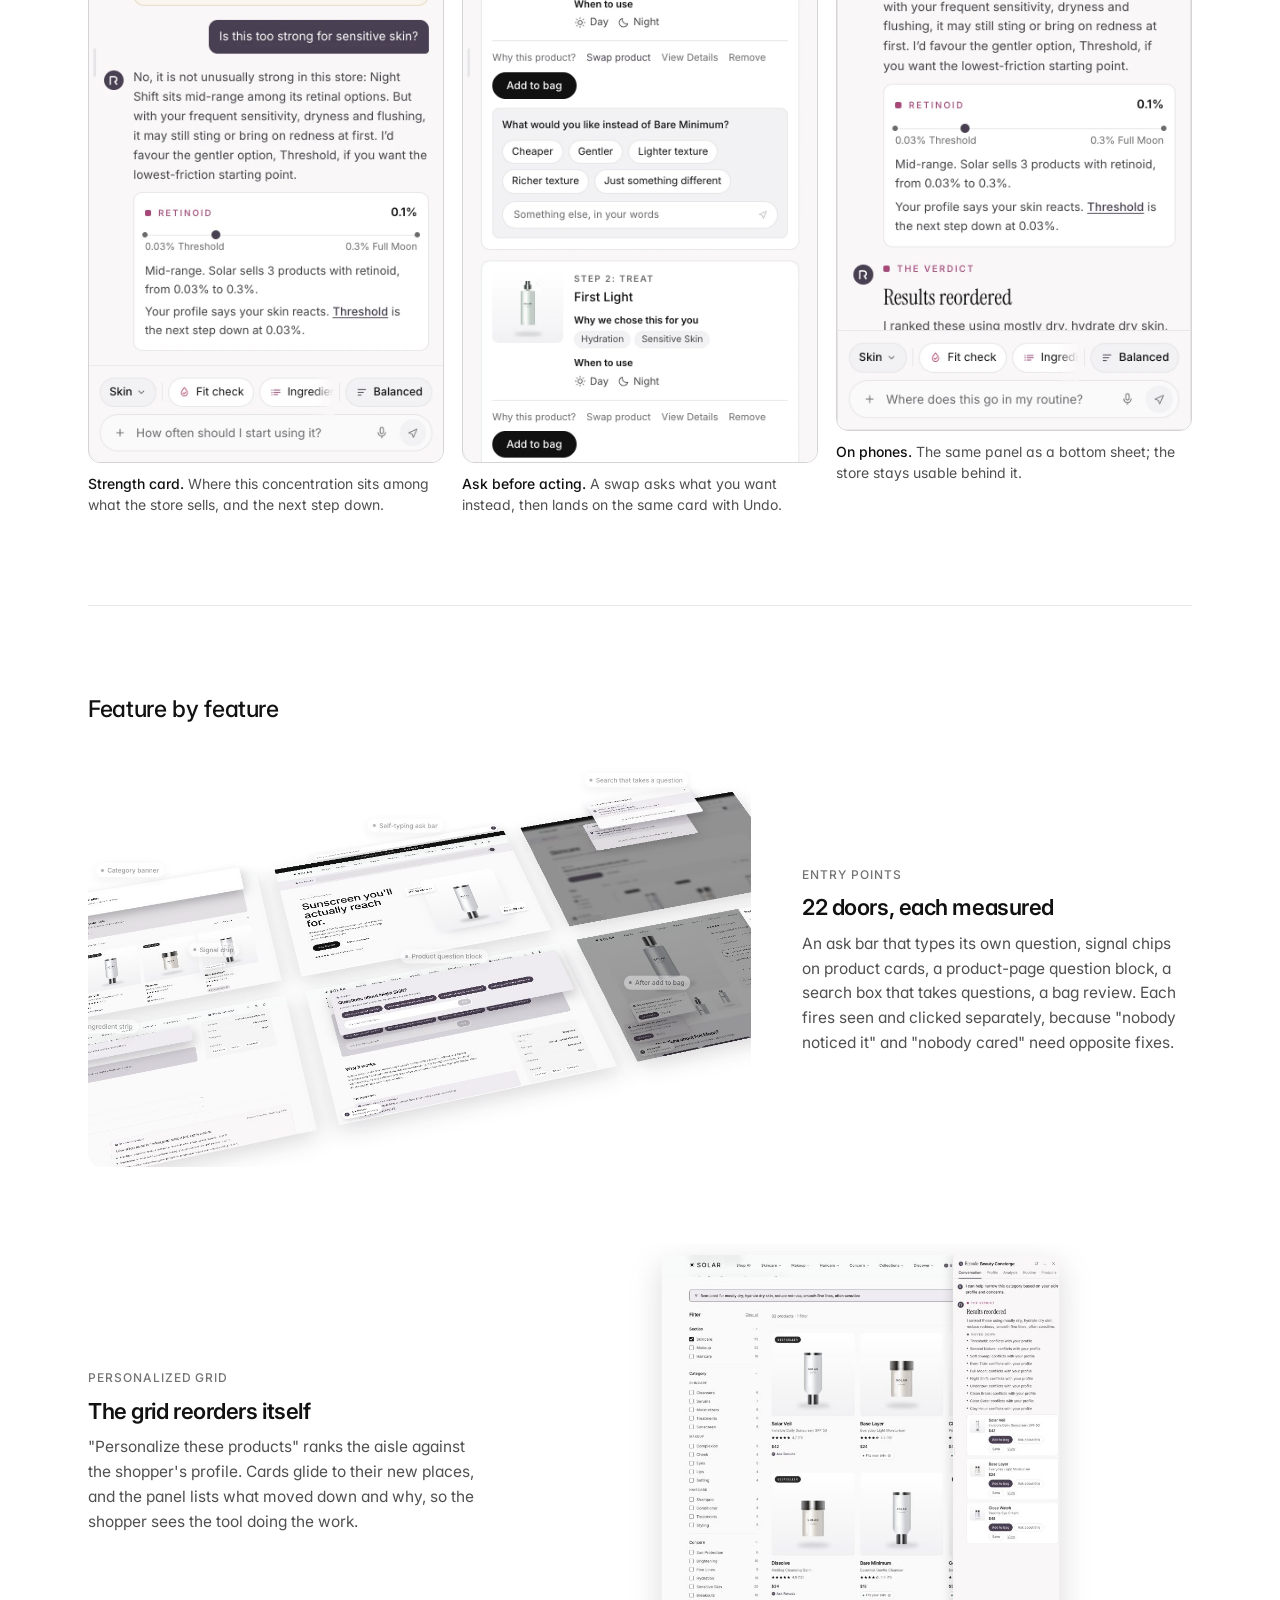
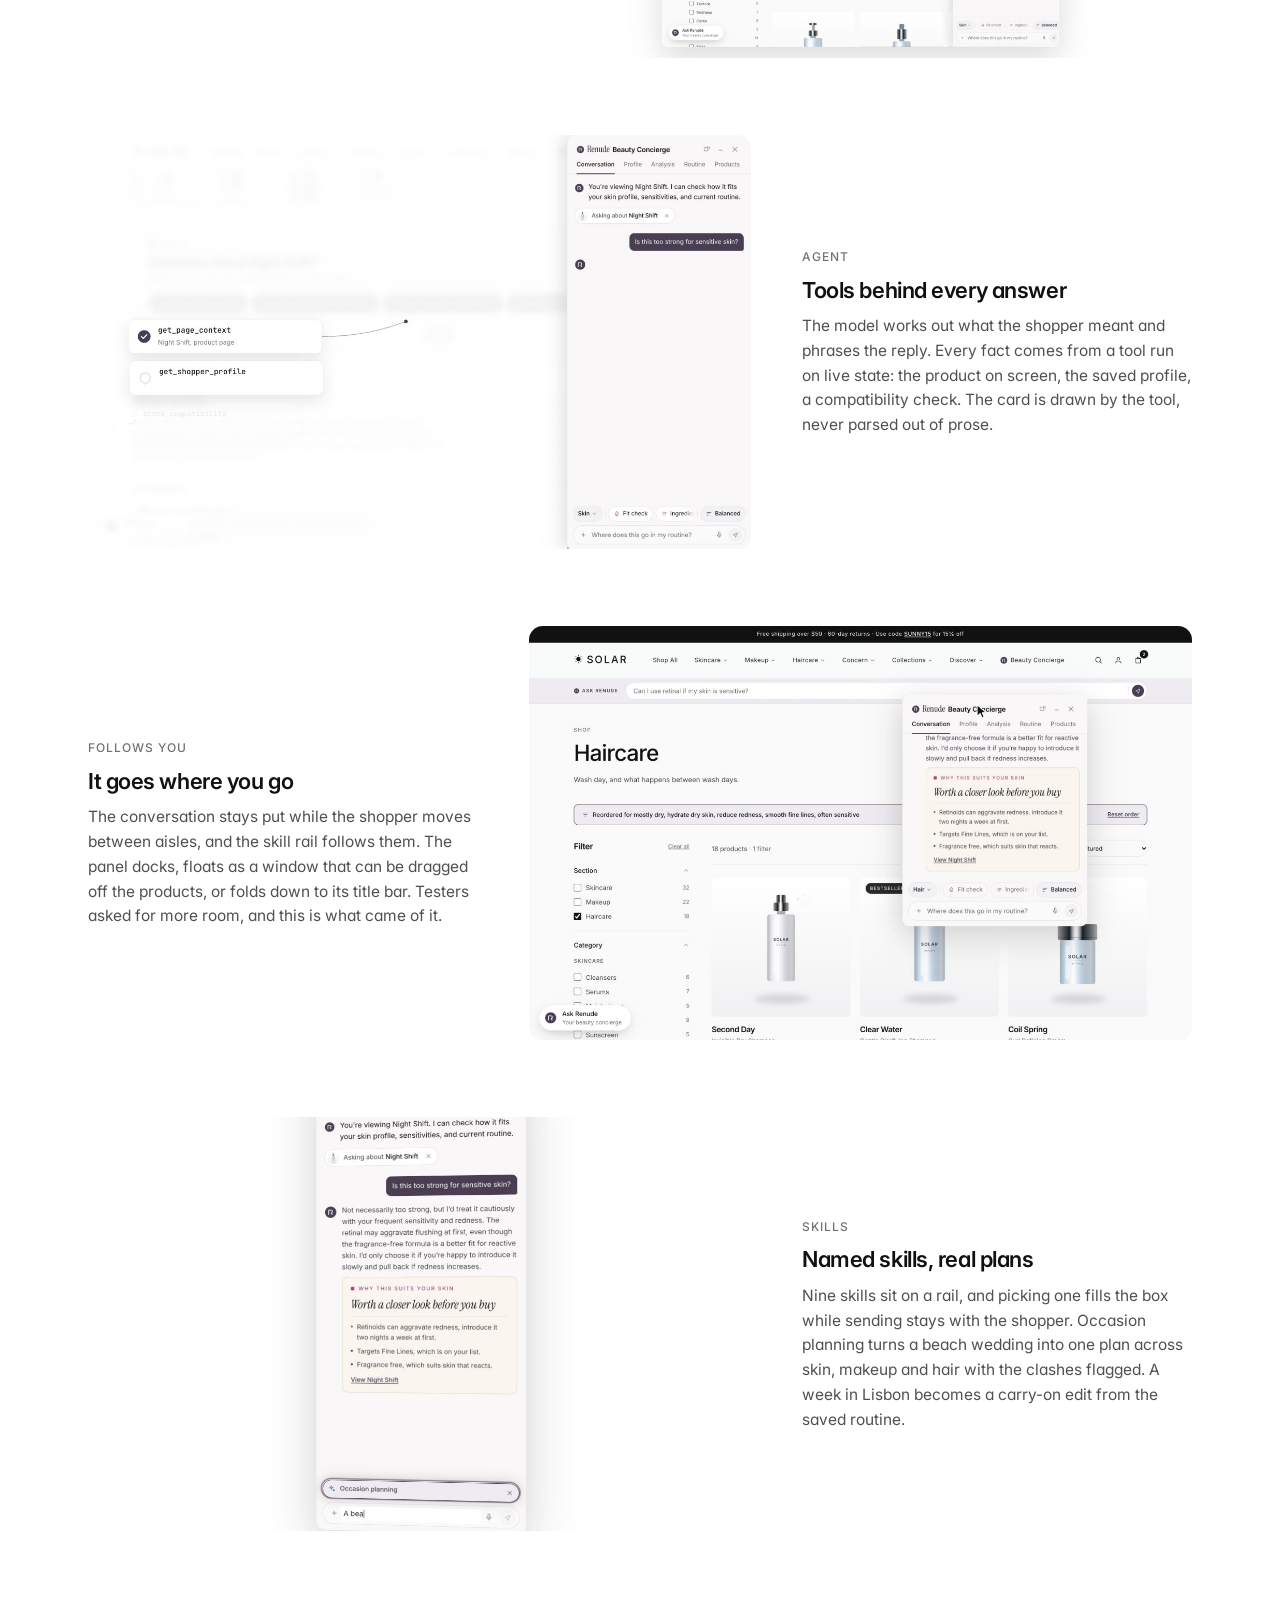
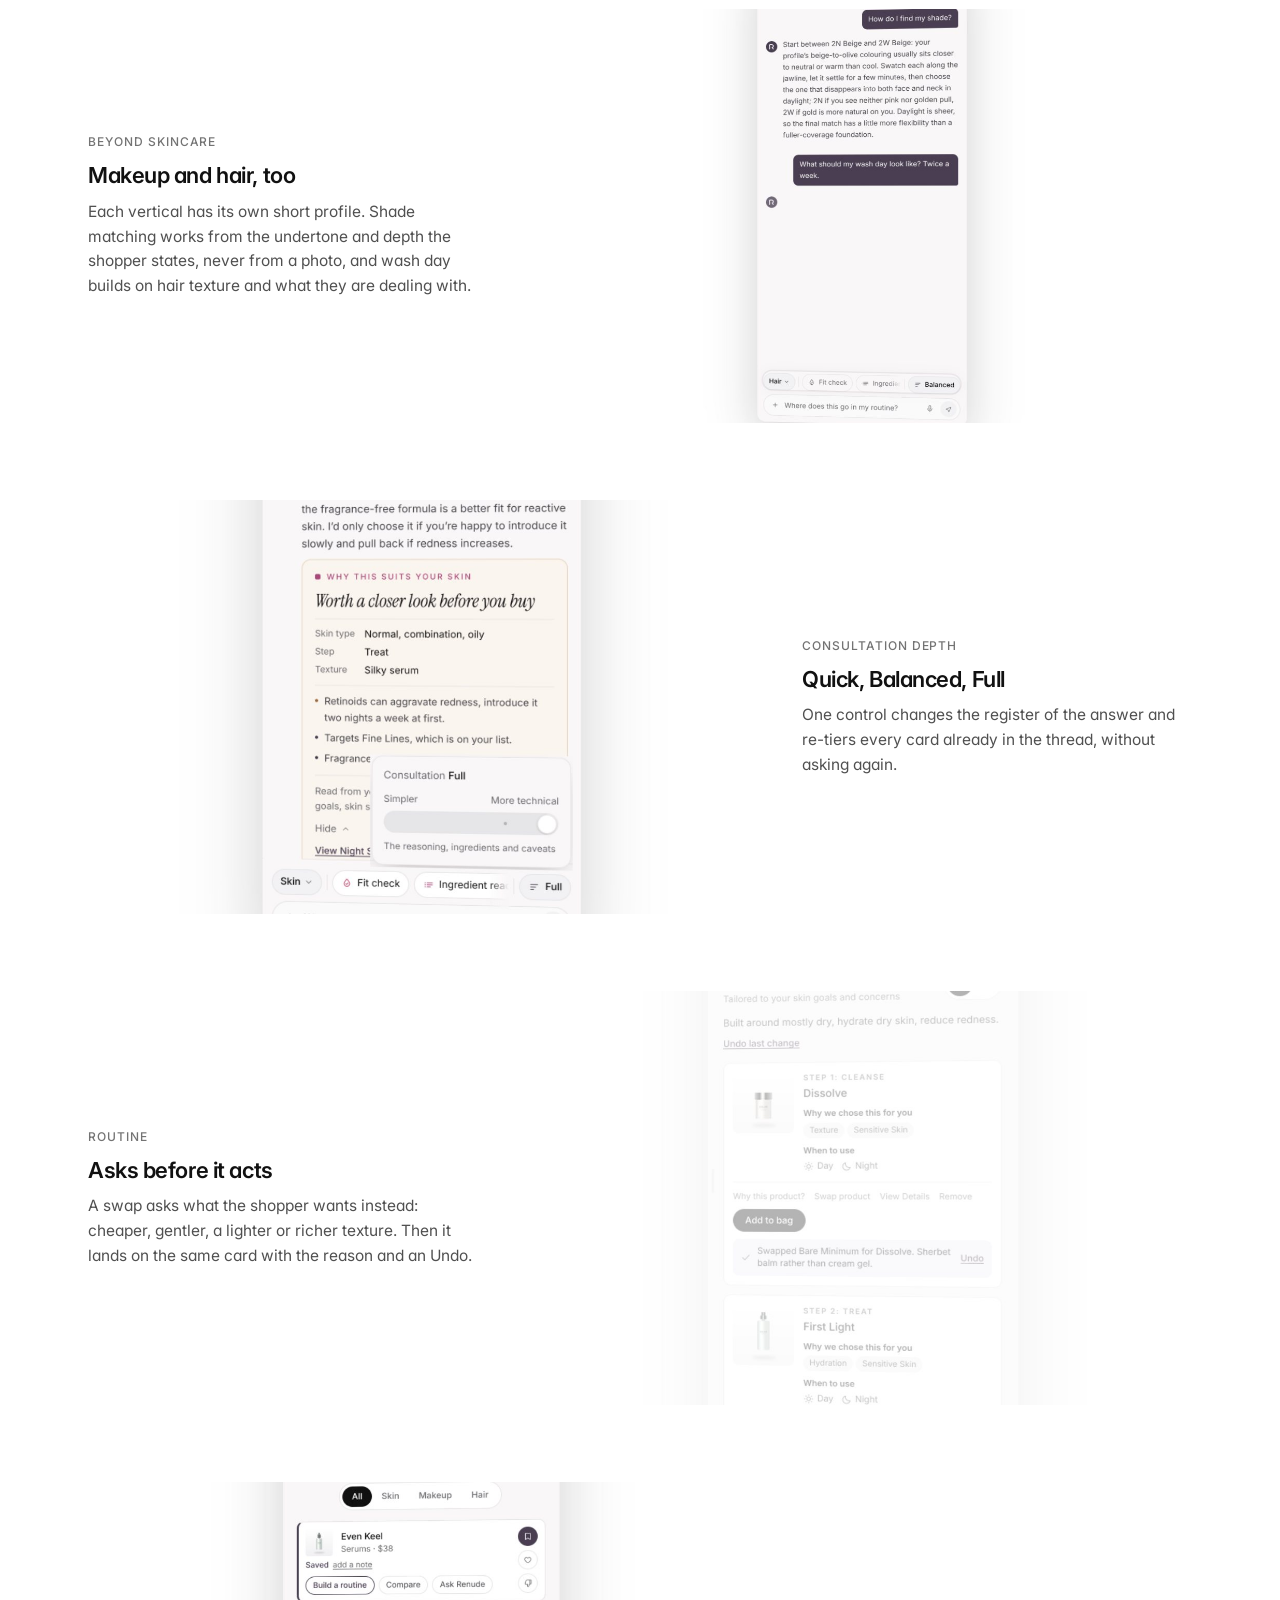
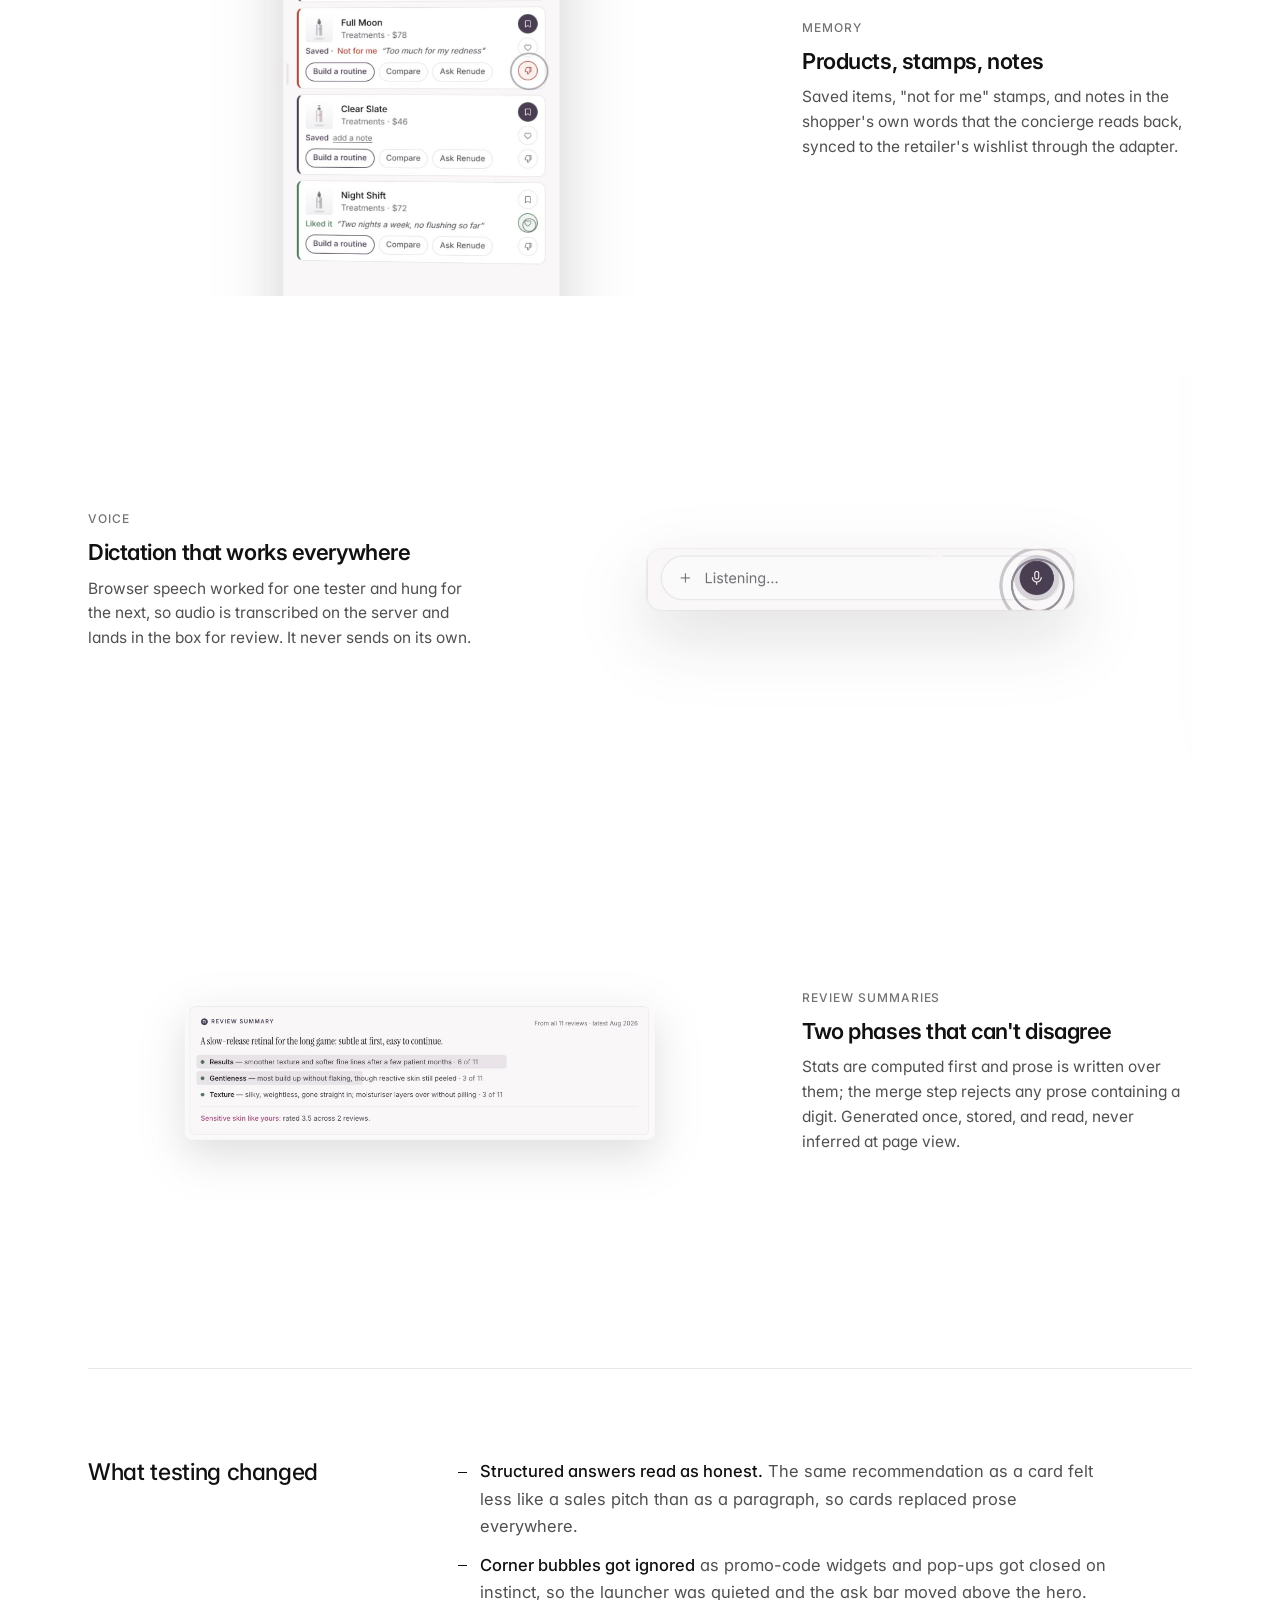
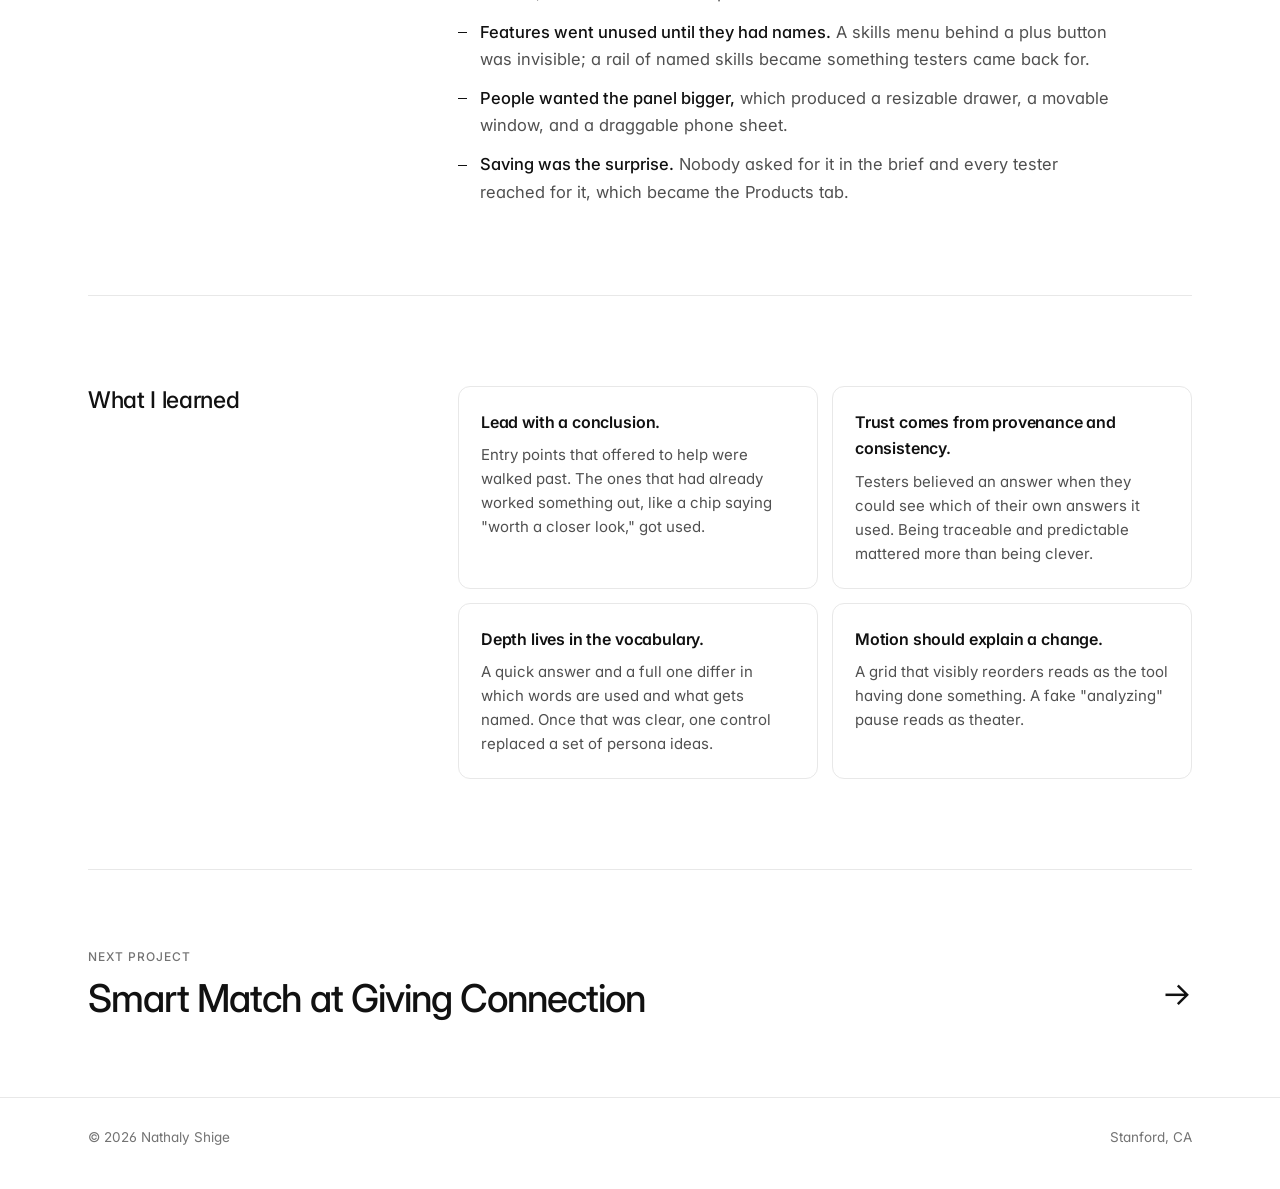
<file: work/renude.html>
<!DOCTYPE html>
<html lang="en">
<head>
  <meta charset="UTF-8" />
  <meta name="viewport" content="width=device-width, initial-scale=1.0" />
  <title>Renude Beauty Concierge · Nathaly Shige</title>
  <meta name="description" content="How Nathaly Shige researched, designed, built, and tested Renude's AI beauty concierge: a storefront plugin with 22 entry points, a 27-tool browser-side agent, and answers that show their work." />
  <meta name="theme-color" content="#FFFFFF" />
  <link rel="preconnect" href="https://fonts.googleapis.com" />
  <link rel="preconnect" href="https://fonts.gstatic.com" crossorigin />
  <link href="https://fonts.googleapis.com/css2?family=Inter:wght@400;500;600&display=swap" rel="stylesheet" />
  <link rel="stylesheet" href="../styles.css?v=20" />
  <script>document.documentElement.classList.add('js');</script>
</head>
<body>

  <header class="nav">
    <div class="container nav-inner">
      <a href="../index.html" class="wordmark">Nathaly Shige</a>
      <nav class="nav-links">
        <a href="../index.html#work">Work</a>
        <a href="../index.html#about" class="hide-sm">About</a>
        <a href="../Nathaly-Shige-Resume.pdf" target="_blank" rel="noopener" class="nav-cta">Résumé</a>
      </nav>
    </div>
  </header>

  <main>
    <section class="case-hero" data-nav="Overview">
      <div class="container">
        <a class="back" href="../index.html#work"><span aria-hidden="true">←</span> All work</a>
        <p class="eyebrow reveal">Renude · 2026</p>
        <h1 class="reveal">An AI beauty concierge that lives inside the shop.</h1>
        <p class="lede reveal">
          The brief was a skin-analysis revamp. Research turned it into
          something larger. In ten weeks I researched, designed, engineered, and
          user-tested a concierge plugin for beauty retailers: 22 ways in from
          the storefront, a browser-side agent with 27 tools, and answers that
          show their work. I handed it to the team as a live prototype.
        </p>
        <dl class="case-meta reveal">
          <div><dt>Role</dt><dd>AI Engineer &amp; Product Intern</dd></div>
          <div><dt>Timeline</dt><dd>Jul to Sep 2026 · 10 weeks</dd></div>
          <div><dt>Research</dt><dd>3 expert interviews, 8 user tests, weekly team reviews</dd></div>
          <div><dt>Stack</dt><dd>React 19, Vite, Tailwind, OpenAI Responses API, SSE, Vercel</dd></div>
        </dl>
      </div>
    </section>

    <div class="container">
      <figure class="reveal">
        <div class="case-cover fill r16-10">
          <video data-autoplay muted loop playsinline preload="metadata" poster="../images/renude/concierge-poster.jpg" data-still="../images/renude/concierge-still.webp" aria-label="Feature film of the Renude Beauty Concierge. Seven of the 22 entry points lift off the store's pages. The skincare grid reorders itself against the shopper's profile. A product-page question is answered while three tool calls resolve, and a fit card lands. The panel follows the shopper from aisle to aisle, floats as a window, is dragged across the products and folds to its title bar. Nine named skills fan out of the rail, occasion planning builds a beach-wedding plan across skin, makeup and hair, and a travel question returns a carry-on edit. Shade matching and a wash-day plan show makeup and hair. The depth control re-tiers a card, a routine swap lands with Undo, saved products carry stamps and notes, voice input fills the box, and a review summary highlights its counted themes. It ends on the concierge on desktop and phone.">
            <source src="../images/renude/concierge.mp4" type="video/mp4" />
          </video>
        </div>
      </figure>

      <ul class="case-stats">
        <li class="reveal"><b>22</b><span>entry points across the store, each measured for seen and clicked</span></li>
        <li class="reveal"><b>27</b><span>client-side tools; every price, verdict, and number comes from one</span></li>
        <li class="reveal"><b>9</b><span>named skills on a rail that follows what the shopper is doing</span></li>
        <li class="reveal"><b>8</b><span>user-testing sessions, from the live product to the prototype</span></li>
      </ul>

      <section class="case-section" data-nav="The brief">
        <h2 class="reveal">How the brief moved</h2>
        <div class="prose reveal">
          <p>
            Renude makes skin consultation tools that beauty retailers install
            on their sites: a quiz with photo analysis, and a chat that
            recommends routines. Week one's brief was to revamp the analysis.
          </p>
          <p>
            Auditing the live assistant on a retailer's site, screen by screen,
            showed the biggest losses weren't inside the analysis but around it.
            The tool was hard to find, mistaken for customer support, forgot the
            shopper between pages, and couldn't talk about the product on screen.
            By week four the question had become: <strong>where does AI enter
            the shopping journey, and how does it earn trust once it's there?</strong>
          </p>
        </div>
      </section>

      <section class="case-section" data-nav="Research">
        <h2 class="reveal">Research</h2>
        <div class="cards reveal">
          <div class="card">
            <span class="eyebrow">Market</span>
            <h3>Seven products on one grid</h3>
            <p>Most beauty AI was hard to discover, quiz-heavy, and over-promised on intelligence. Few turned answers into anything a shopper could keep.</p>
          </div>
          <div class="card">
            <span class="eyebrow">Journey audit</span>
            <h3>Every friction point, pinned</h3>
            <p>I used the live assistant end to end, marked where it broke or stalled, then watched testers think aloud through the same flow.</p>
          </div>
          <div class="card">
            <span class="eyebrow">Interviews</span>
            <h3>Engineering, skin practice, science</h3>
            <p>They set the rules: reassure without overclaiming, explain the why in a warm sentence, and never infer a shade from a photo.</p>
          </div>
        </div>
      </section>

      <section class="case-section" data-nav="Test store">
        <h2 class="reveal">A store to test it in</h2>
        <div class="reveal">
          <div class="prose">
            <p>
              Three weeks in Figma couldn't answer the real questions, which were
              about behavior over time: whether a self-typing ask bar reads as an
              invitation, or whether a panel that follows you across pages feels
              like a companion. So I built <strong>Solar</strong>, a fictional
              retailer with product pages, a bag, checkout, search, filters, and
              72 products across skin, makeup, and hair, then installed the
              concierge on top of it. Testers could use each idea directly.
            </p>
          </div>
          <figure class="wide">
            <div class="browser browser-sm">
              <div class="browser-bar" aria-hidden="true"><span class="dots"><i></i><i></i><i></i></span></div>
              <img src="../images/renude/store-home.webp" width="2000" height="1250" loading="lazy" alt="Solar's homepage, with an Ask Renude bar typing a question beneath the navigation, above the store's own sunscreen hero" />
            </div>
            <figcaption class="diagram-caption">The ask bar types its question character by character and sits above the store's hero. Every lower placement got scrolled past in testing.</figcaption>
          </figure>
        </div>
      </section>

      <section class="case-section" data-nav="Architecture">
        <h2 class="reveal">Architecture</h2>
        <div class="reveal">
          <div class="prose">
            <p>
              The concierge is a <strong>plugin layered on the host store</strong>.
              Only two adapter files touch the retailer, and retailer pages only
              know a named slot, the same contract as a Shopify theme app
              extension. Turned off, it leaves zero Renude strings in the page.
            </p>
            <p>
              The agent runs <strong>in the browser</strong>: the model decides
              what the shopper meant and how to phrase it, while tools run
              against live state, so the profile and bag never leave the device.
              A <strong>stateless proxy</strong> holds the key, builds the system
              prompt server-side, validates input, rate-limits per IP, and streams
              the response back. Tool schemas are generated from the browser's own
              definitions at build time, so they can't drift.
            </p>
          </div>
          <figure class="wide">
            <div class="diagram diagram--row">
              <div class="node"><span class="node-k">Storefront</span><span class="node-v">Two adapter files and named slots</span></div>
              <span class="wire" aria-hidden="true"></span>
              <div class="node"><span class="node-k">Agent loop</span><span class="node-v">In the browser, 27 tools on live state</span></div>
              <span class="wire" aria-hidden="true"></span>
              <div class="node"><span class="node-k">Proxy</span><span class="node-v">Stateless; holds the key, streams SSE</span></div>
              <span class="wire" aria-hidden="true"></span>
              <div class="node"><span class="node-k">Responses API</span><span class="node-v">Orchestrates and phrases</span></div>
              <span class="wire" aria-hidden="true"></span>
              <div class="node node-out"><span class="node-k">Cards</span><span class="node-v">Emitted by tool runs, never parsed from prose</span></div>
            </div>
            <figcaption class="diagram-caption">If a round trip fails, the harness retries once, then hands that answer to an offline intent router wired to the same 27 tools, and the panel says so.</figcaption>
          </figure>
        </div>
      </section>

      <section class="case-section stack" data-nav="Answers">
        <h2 class="reveal">Answers that show their work</h2>
        <div class="reveal">
          <div class="prose">
            <p>
              Testers distrusted a tool that answered the same question two ways,
              and a retailer's own assistant starts out suspected of selling. So
              <strong>the model never states a fact it wasn't handed</strong>.
              Every price, ingredient, and verdict comes from a tool, and cards
              are drawn by tool runs. The profile reaches tools through a proxy
              that records which answers each run actually read, so "read from
              your profile" is measured from the run itself.
              With no profile saved, it says nothing about "your" skin.
            </p>
          </div>
          <div class="media-grid three tall">
            <figure>
              <div class="panel-shot framed"><img src="../images/renude/panel-strength.webp" width="798" height="1800" loading="lazy" alt="Concierge panel: after a fit check, the shopper asks if Night Shift is too strong for sensitive skin. A strength card places its 0.1% retinal between the store's 0.03% and 0.3% options and points to the gentler one." /></div>
              <figcaption><b>Strength card.</b> Where this concentration sits among what the store sells, and the next step down.</figcaption>
            </figure>
            <figure>
              <div class="panel-shot framed"><img src="../images/renude/panel-swap.webp" width="798" height="1800" loading="lazy" alt="Routine tab with a day and night toggle. Under the cleanser, Swap product asks what the shopper wants instead: cheaper, gentler, lighter texture, richer texture, or something different." /></div>
              <figcaption><b>Ask before acting.</b> A swap asks what you want instead, then lands on the same card with Undo.</figcaption>
            </figure>
            <figure>
              <div class="panel-shot framed"><img src="../images/renude/phone-strength.webp" width="780" height="1688" loading="lazy" alt="The same conversation on a phone, shown as a bottom sheet over the store, with the strength card and a thread anchor at the top" /></div>
              <figcaption><b>On phones.</b> The same panel as a bottom sheet; the store stays usable behind it.</figcaption>
            </figure>
          </div>
        </div>
      </section>

      <section class="case-section stack" data-nav="Features">
        <h2 class="reveal">Feature by feature</h2>
        <div class="features">
          <article class="feature reveal">
            <video data-autoplay muted loop playsinline preload="none" poster="../images/renude/f-entry.jpg?v=3" data-still="../images/renude/f-entry.jpg?v=3" aria-label="The store's pages tilted into a wall, with seven entry points lifting off them: the self-typing ask bar, category banner, signal chip, search that takes a question, ingredient strip, product question block, and the prompt after adding to bag">
              <source src="../images/renude/f-entry.mp4?v=3" type="video/mp4" />
            </video>
            <div class="feature-text">
              <span class="eyebrow">Entry points</span>
              <h3>22 doors, each measured</h3>
              <p>An ask bar that types its own question, signal chips on product cards, a product-page question block, a search box that takes questions, a bag review. Each fires seen and clicked separately, because "nobody noticed it" and "nobody cared" need opposite fixes.</p>
            </div>
          </article>
          <article class="feature reveal">
            <video data-autoplay muted loop playsinline preload="none" poster="../images/renude/f-reorder.jpg?v=3" data-still="../images/renude/f-reorder.jpg?v=3" aria-label="The skincare grid after Personalize these products: cards glide into a new order and the concierge panel slides in with Results reordered and the products moved down">
              <source src="../images/renude/f-reorder.mp4?v=3" type="video/mp4" />
            </video>
            <div class="feature-text">
              <span class="eyebrow">Personalized grid</span>
              <h3>The grid reorders itself</h3>
              <p>"Personalize these products" ranks the aisle against the shopper's profile. Cards glide to their new places, and the panel lists what moved down and why, so the shopper sees the tool doing the work.</p>
            </div>
          </article>
          <article class="feature reveal">
            <video data-autoplay muted loop playsinline preload="none" poster="../images/renude/f-agent.jpg?v=3" data-still="../images/renude/f-agent.jpg?v=3" aria-label="A question asked from the product page: the panel opens, three tool calls resolve one after another, and the answer streams in above a fit card">
              <source src="../images/renude/f-agent.mp4?v=3" type="video/mp4" />
            </video>
            <div class="feature-text">
              <span class="eyebrow">Agent</span>
              <h3>Tools behind every answer</h3>
              <p>The model works out what the shopper meant and phrases the reply. Every fact comes from a tool run on live state: the product on screen, the saved profile, a compatibility check. The card is drawn by the tool, never parsed out of prose.</p>
            </div>
          </article>
          <article class="feature reveal">
            <video data-autoplay muted loop playsinline preload="none" poster="../images/renude/f-follow.jpg?v=3" data-still="../images/renude/f-follow.jpg?v=3" aria-label="The panel stays docked as the store moves from a product page to the makeup and haircare aisles, then undocks into a window, is dragged across the products, and folds to its title bar">
              <source src="../images/renude/f-follow.mp4?v=3" type="video/mp4" />
            </video>
            <div class="feature-text">
              <span class="eyebrow">Follows you</span>
              <h3>It goes where you go</h3>
              <p>The conversation stays put while the shopper moves between aisles, and the skill rail follows them. The panel docks, floats as a window that can be dragged off the products, or folds down to its title bar. Testers asked for more room, and this is what came of it.</p>
            </div>
          </article>
          <article class="feature reveal">
            <video data-autoplay muted loop playsinline preload="none" poster="../images/renude/f-skills.jpg?v=3" data-still="../images/renude/f-skills.jpg?v=3" aria-label="Nine named skills fan out of the rail; then Occasion planning plans a beach wedding across skin, makeup and hair with two warnings, and a travel question returns a seven-day carry-on edit">
              <source src="../images/renude/f-skills.mp4?v=3" type="video/mp4" />
            </video>
            <div class="feature-text">
              <span class="eyebrow">Skills</span>
              <h3>Named skills, real plans</h3>
              <p>Nine skills sit on a rail, and picking one fills the box while sending stays with the shopper. Occasion planning turns a beach wedding into one plan across skin, makeup and hair with the clashes flagged. A week in Lisbon becomes a carry-on edit from the saved routine.</p>
            </div>
          </article>
          <article class="feature reveal">
            <video data-autoplay muted loop playsinline preload="none" poster="../images/renude/f-aisles.jpg?v=3" data-still="../images/renude/f-aisles.jpg?v=3" aria-label="With the rail on Makeup, a shade question is answered from the saved undertone; with the rail on Hair, Wash day returns a routine and three products">
              <source src="../images/renude/f-aisles.mp4?v=3" type="video/mp4" />
            </video>
            <div class="feature-text">
              <span class="eyebrow">Beyond skincare</span>
              <h3>Makeup and hair, too</h3>
              <p>Each vertical has its own short profile. Shade matching works from the undertone and depth the shopper states, never from a photo, and wash day builds on hair texture and what they are dealing with.</p>
            </div>
          </article>
          <article class="feature reveal">
            <video data-autoplay muted loop playsinline preload="none" poster="../images/renude/f-depth.jpg?v=3" data-still="../images/renude/f-depth.jpg?v=3" aria-label="The depth slider moves from Balanced to Quick, folding the card to its verdict, then to Full, which adds the specification and what was read from the profile">
              <source src="../images/renude/f-depth.mp4?v=3" type="video/mp4" />
            </video>
            <div class="feature-text">
              <span class="eyebrow">Consultation depth</span>
              <h3>Quick, Balanced, Full</h3>
              <p>One control changes the register of the answer and re-tiers every card already in the thread, without asking again.</p>
            </div>
          </article>
          <article class="feature reveal">
            <video data-autoplay muted loop playsinline preload="none" poster="../images/renude/f-swap.jpg?v=3" data-still="../images/renude/f-swap.jpg?v=3" aria-label="In the routine, Swap product opens a question about what to use instead; choosing Richer texture swaps the cleanser and shows the reason with Undo">
              <source src="../images/renude/f-swap.mp4?v=3" type="video/mp4" />
            </video>
            <div class="feature-text">
              <span class="eyebrow">Routine</span>
              <h3>Asks before it acts</h3>
              <p>A swap asks what the shopper wants instead: cheaper, gentler, a lighter or richer texture. Then it lands on the same card with the reason and an Undo.</p>
            </div>
          </article>
          <article class="feature reveal">
            <video data-autoplay muted loop playsinline preload="none" poster="../images/renude/f-memory.jpg?v=3" data-still="../images/renude/f-memory.jpg?v=3" aria-label="The Products tab: saved products slide in, one stamped Not for me with a note, one stamped Liked it with a note">
              <source src="../images/renude/f-memory.mp4?v=3" type="video/mp4" />
            </video>
            <div class="feature-text">
              <span class="eyebrow">Memory</span>
              <h3>Products, stamps, notes</h3>
              <p>Saved items, "not for me" stamps, and notes in the shopper's own words that the concierge reads back, synced to the retailer's wishlist through the adapter.</p>
            </div>
          </article>
          <article class="feature reveal">
            <video data-autoplay muted loop playsinline preload="none" poster="../images/renude/f-voice.jpg?v=3" data-still="../images/renude/f-voice.jpg?v=3" aria-label="The microphone is tapped, the box shows Listening with a pulsing ring, then the transcribed question appears in the box, unsent">
              <source src="../images/renude/f-voice.mp4?v=3" type="video/mp4" />
            </video>
            <div class="feature-text">
              <span class="eyebrow">Voice</span>
              <h3>Dictation that works everywhere</h3>
              <p>Browser speech worked for one tester and hung for the next, so audio is transcribed on the server and lands in the box for review. It never sends on its own.</p>
            </div>
          </article>
          <article class="feature reveal">
            <video data-autoplay muted loop playsinline preload="none" poster="../images/renude/f-reviews.jpg?v=3" data-still="../images/renude/f-reviews.jpg?v=3" aria-label="A review summary on a product page: its three counted themes and the line for reviewers with sensitive skin highlight in turn">
              <source src="../images/renude/f-reviews.mp4?v=3" type="video/mp4" />
            </video>
            <div class="feature-text">
              <span class="eyebrow">Review summaries</span>
              <h3>Two phases that can't disagree</h3>
              <p>Stats are computed first and prose is written over them; the merge step rejects any prose containing a digit. Generated once, stored, and read, never inferred at page view.</p>
            </div>
          </article>
        </div>
      </section>

      <section class="case-section" data-nav="Testing">
        <h2 class="reveal">What testing changed</h2>
        <div class="reveal">
          <ul class="points">
            <li><strong>Structured answers read as honest.</strong> The same recommendation as a card felt less like a sales pitch than as a paragraph, so cards replaced prose everywhere.</li>
            <li><strong>Corner bubbles got ignored</strong> as promo-code widgets and pop-ups got closed on instinct, so the launcher was quieted and the ask bar moved above the hero.</li>
            <li><strong>Features went unused until they had names.</strong> A skills menu behind a plus button was invisible; a rail of named skills became something testers came back for.</li>
            <li><strong>People wanted the panel bigger,</strong> which produced a resizable drawer, a movable window, and a draggable phone sheet.</li>
            <li><strong>Saving was the surprise.</strong> Nobody asked for it in the brief and every tester reached for it, which became the Products tab.</li>
          </ul>
        </div>
      </section>

      <section class="case-section" data-nav="Learnings">
        <h2 class="reveal">What I learned</h2>
        <div class="cards two reveal">
          <div class="card">
            <h3>Lead with a conclusion.</h3>
            <p>Entry points that offered to help were walked past. The ones that had already worked something out, like a chip saying "worth a closer look," got used.</p>
          </div>
          <div class="card">
            <h3>Trust comes from provenance and consistency.</h3>
            <p>Testers believed an answer when they could see which of their own answers it used. Being traceable and predictable mattered more than being clever.</p>
          </div>
          <div class="card">
            <h3>Depth lives in the vocabulary.</h3>
            <p>A quick answer and a full one differ in which words are used and what gets named. Once that was clear, one control replaced a set of persona ideas.</p>
          </div>
          <div class="card">
            <h3>Motion should explain a change.</h3>
            <p>A grid that visibly reorders reads as the tool having done something. A fake "analyzing" pause reads as theater.</p>
          </div>
        </div>
      </section>

      <a class="next" href="smart-match.html">
        <div>
          <p class="eyebrow">Next project</p>
          <p class="next-title">Smart Match at Giving Connection</p>
        </div>
        <span class="arrow-big" aria-hidden="true">→</span>
      </a>
    </div>
  </main>

  <footer class="footer">
    <div class="container footer-inner">
      <span>© 2026 Nathaly Shige</span>
      <span>Stanford, CA</span>
    </div>
  </footer>

  <script src="../site.js?v=10"></script>
</body>
</html>
</file>
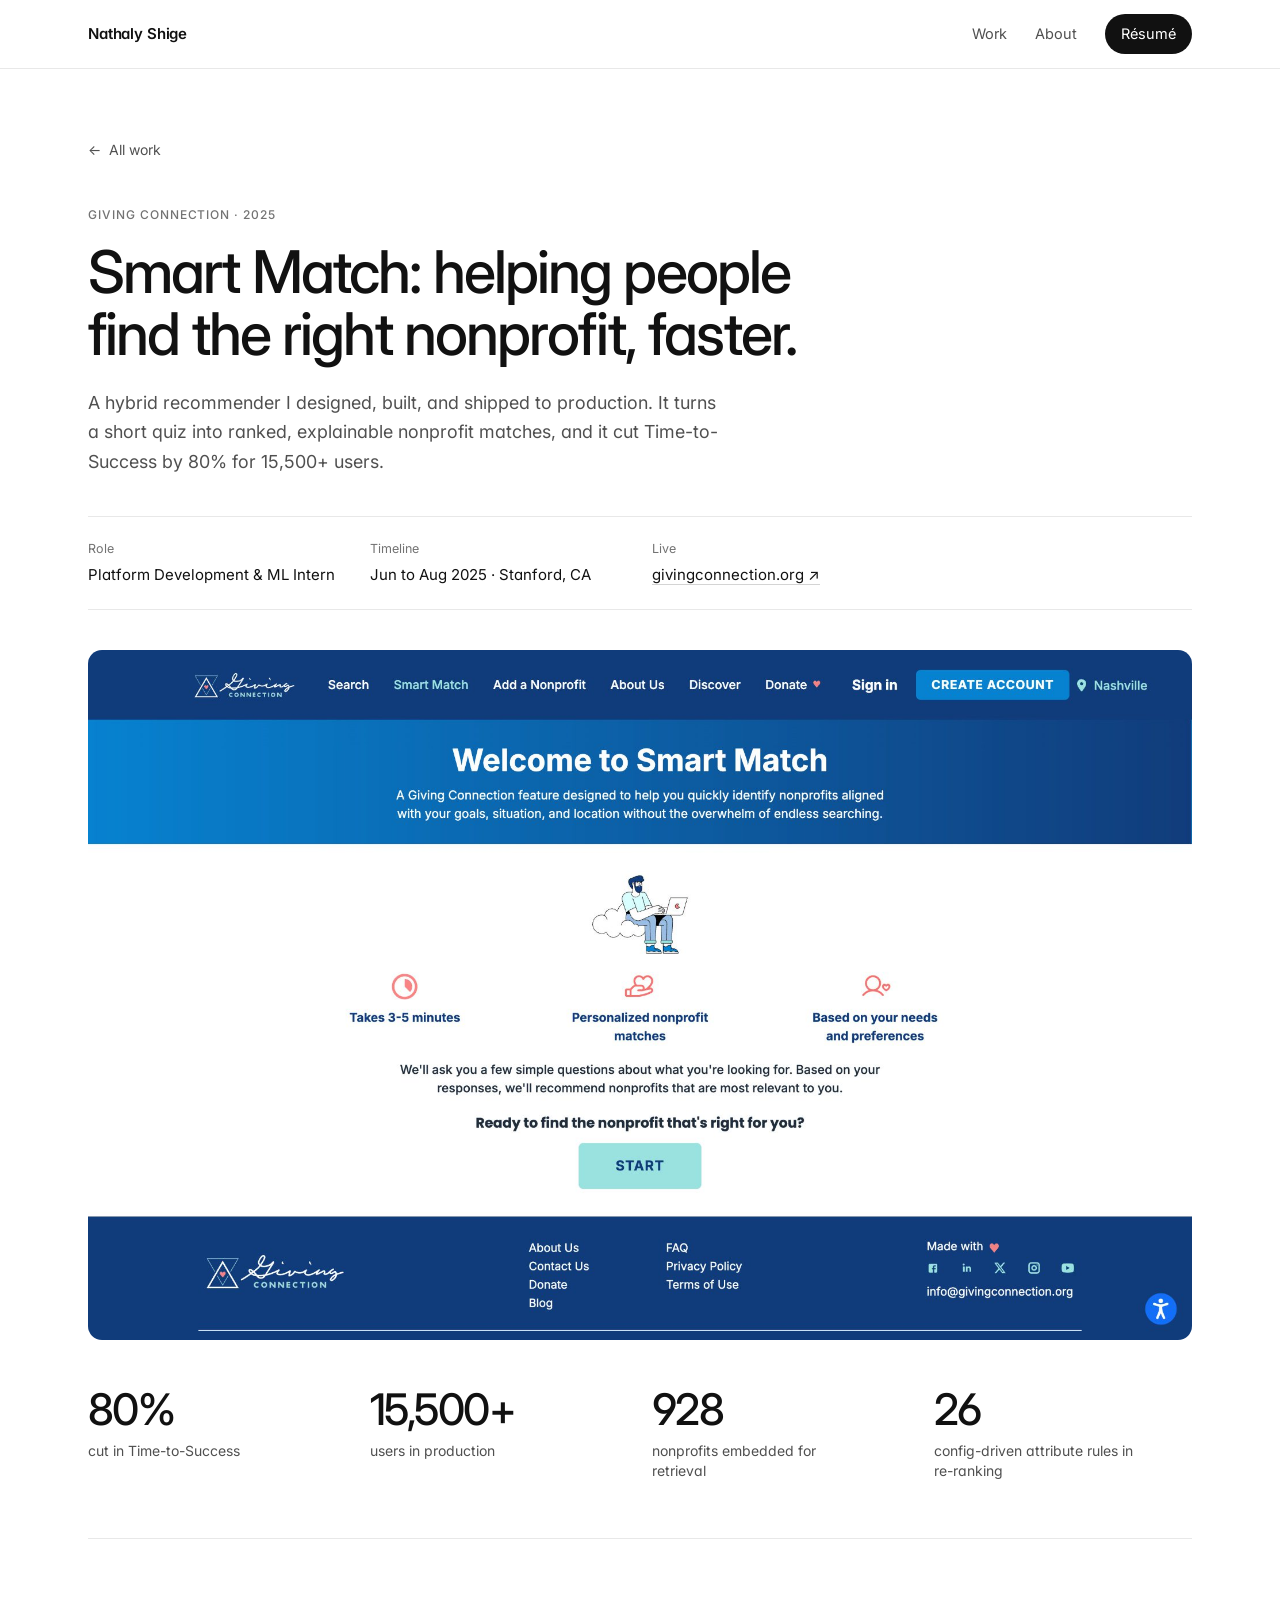
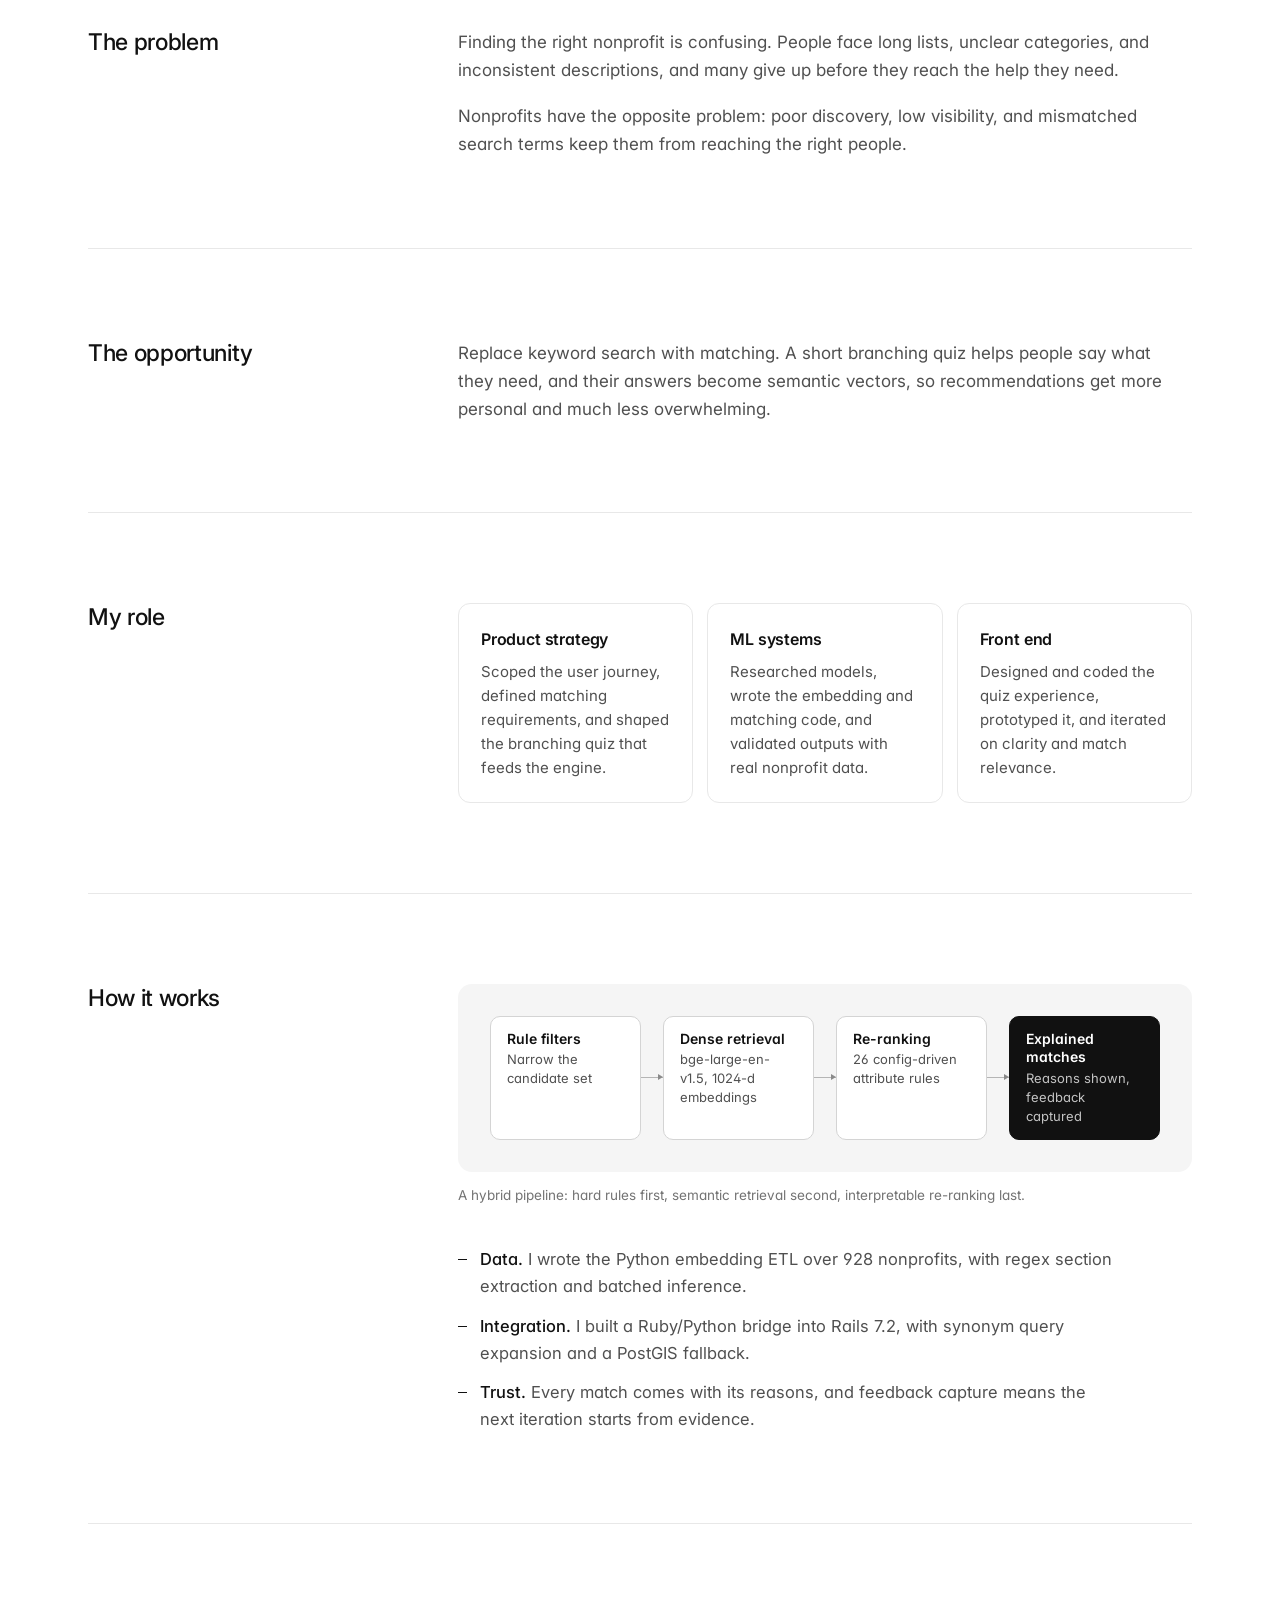
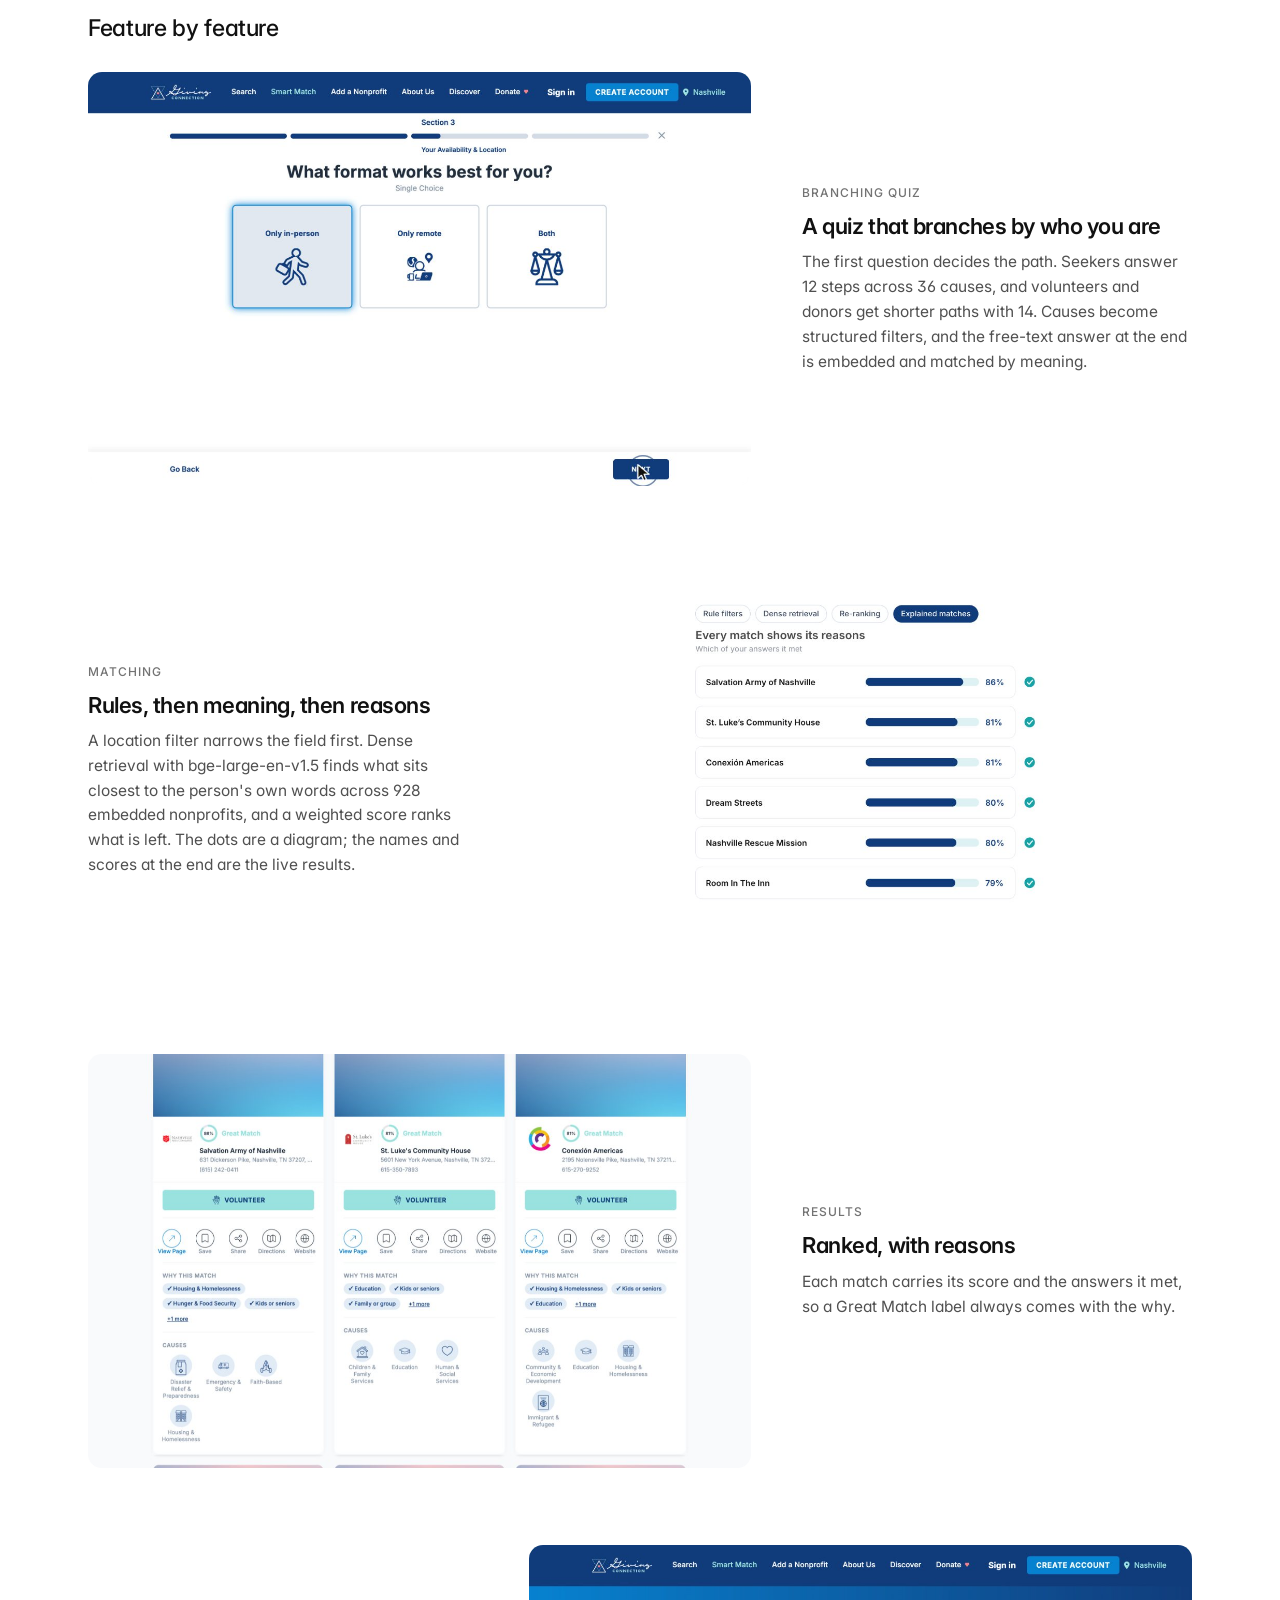
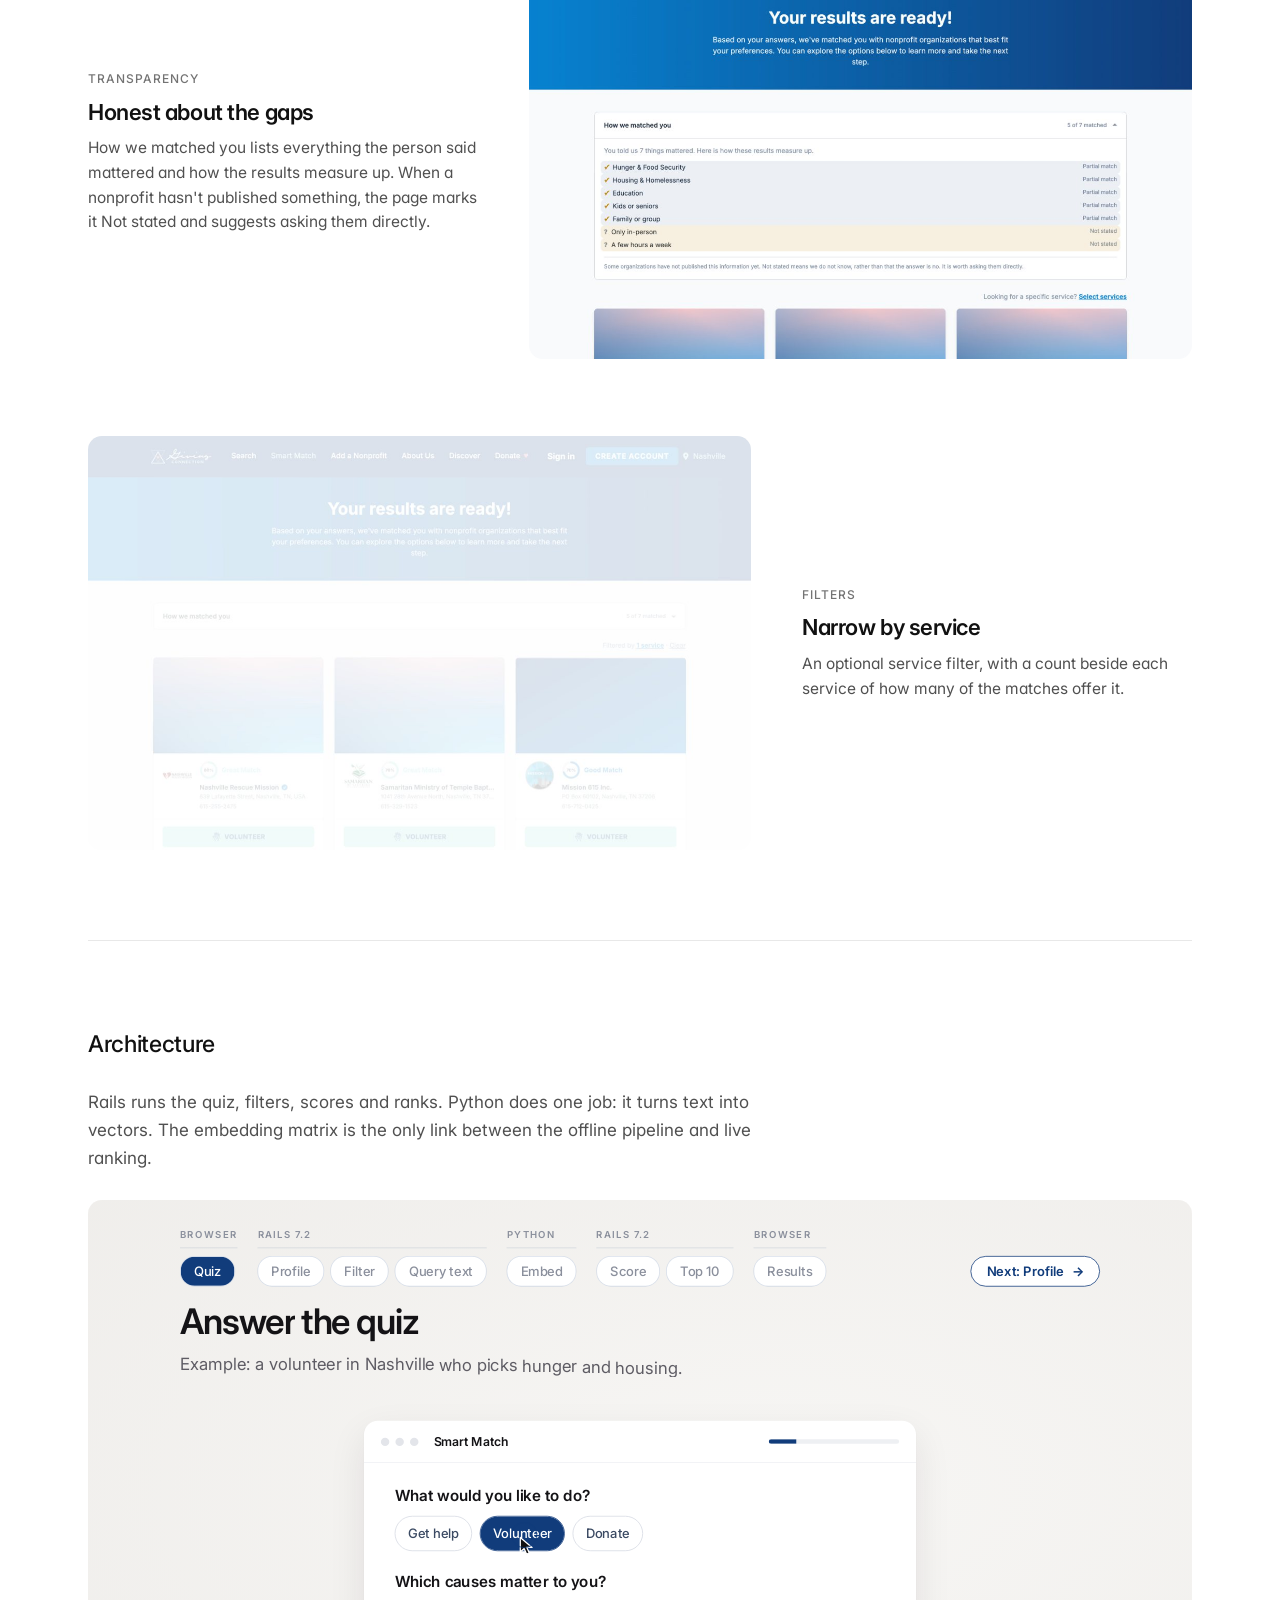
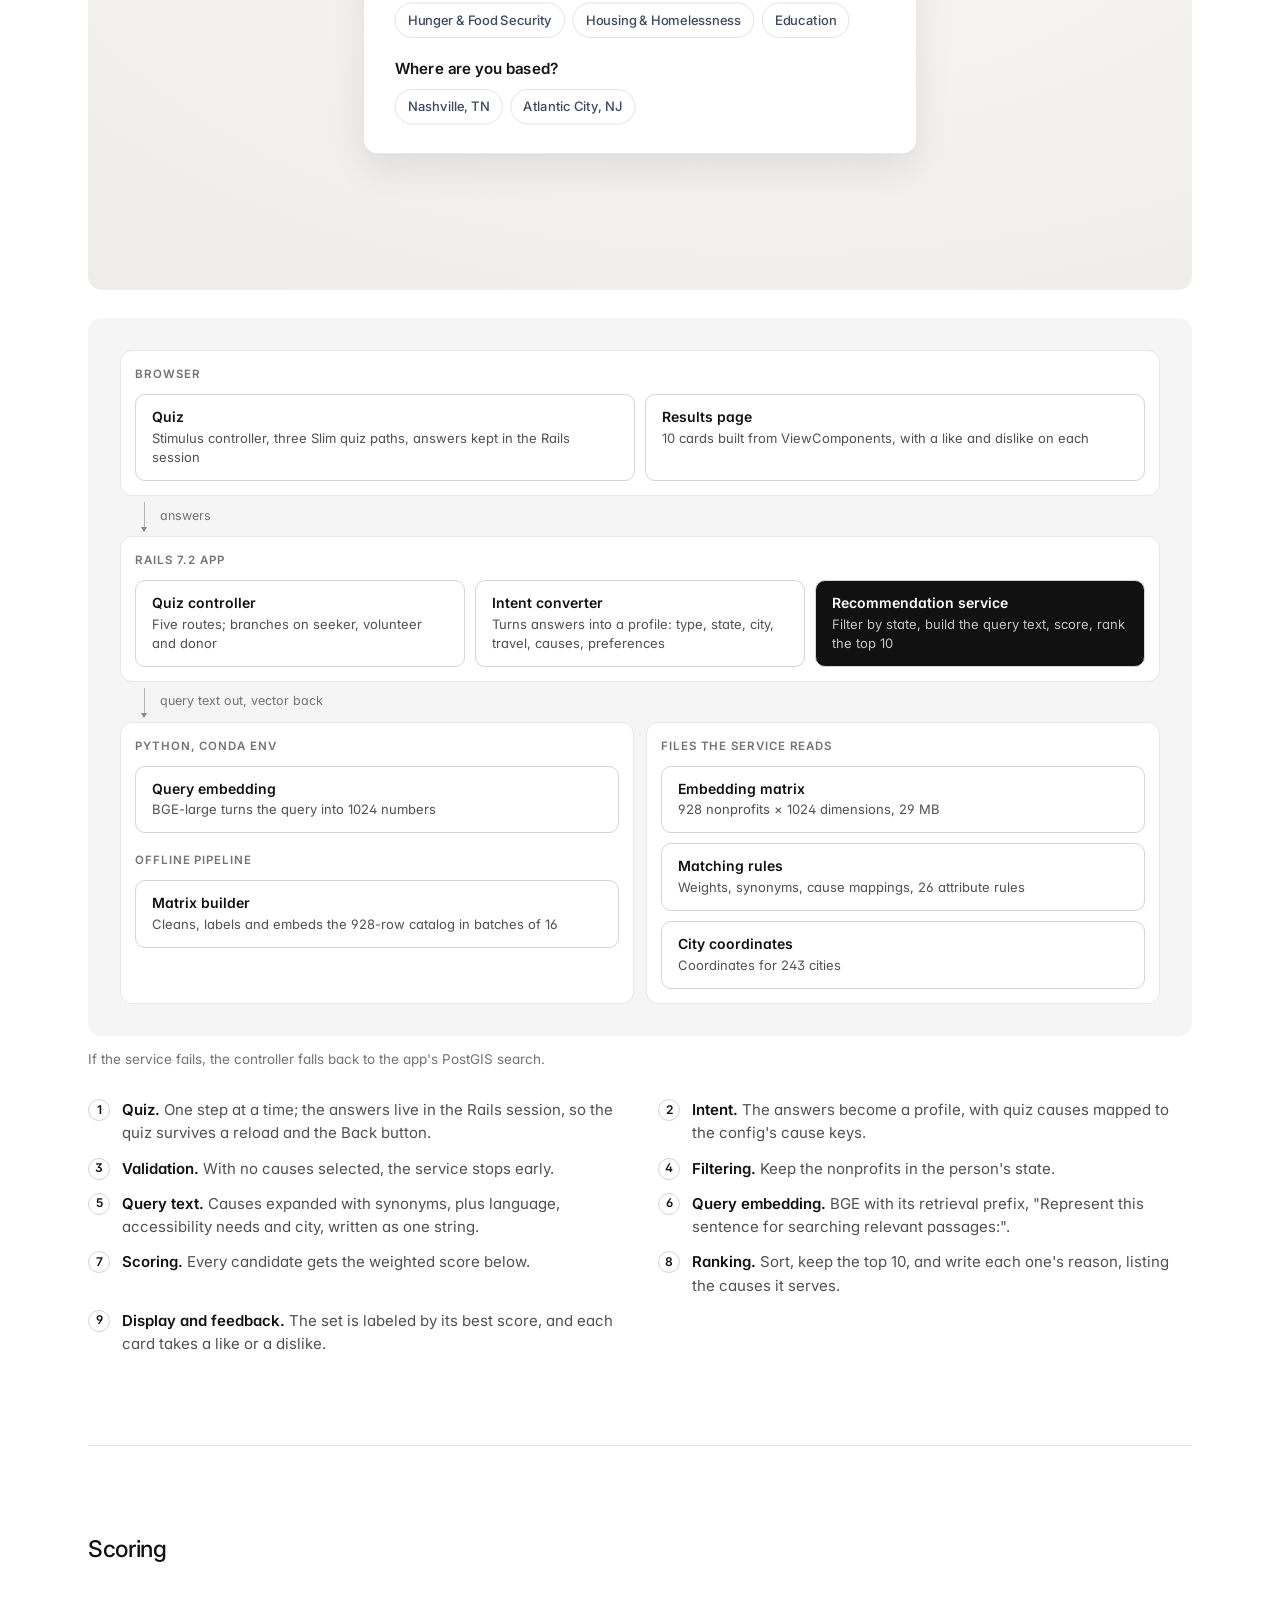
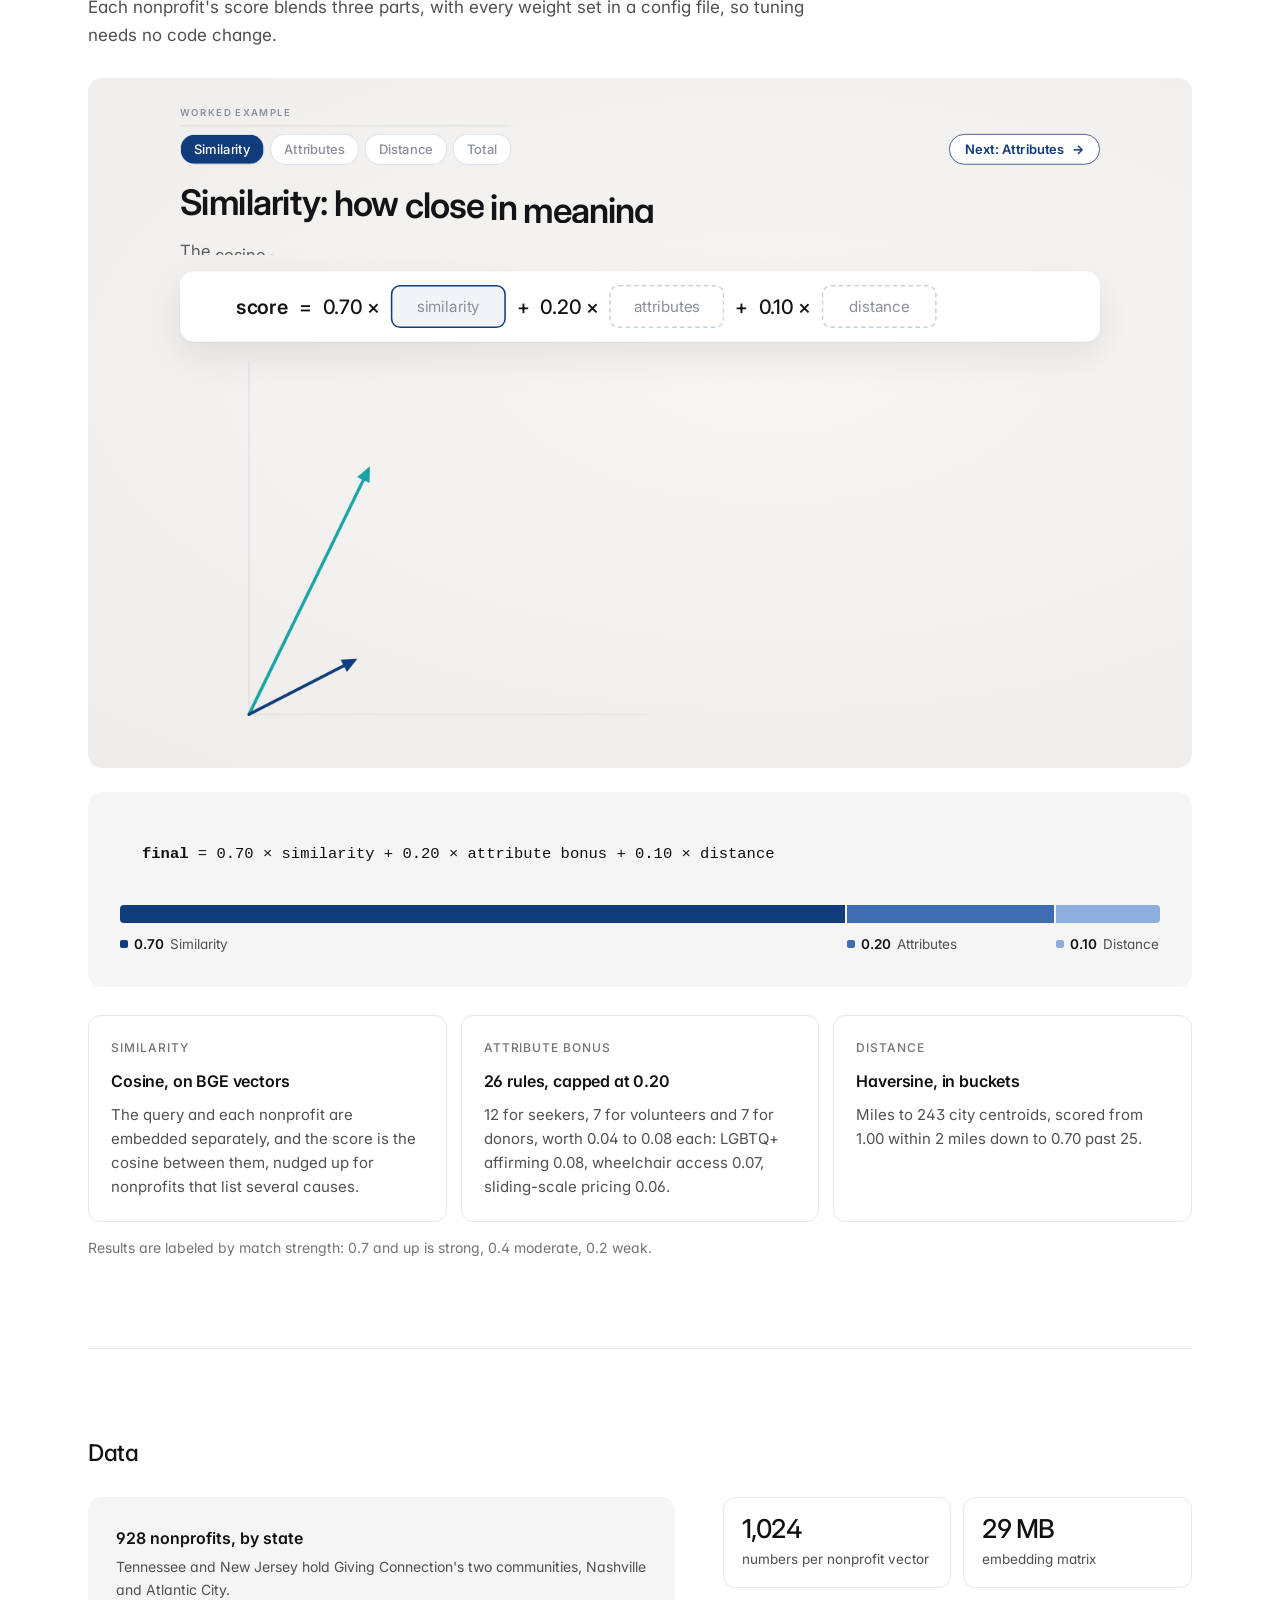
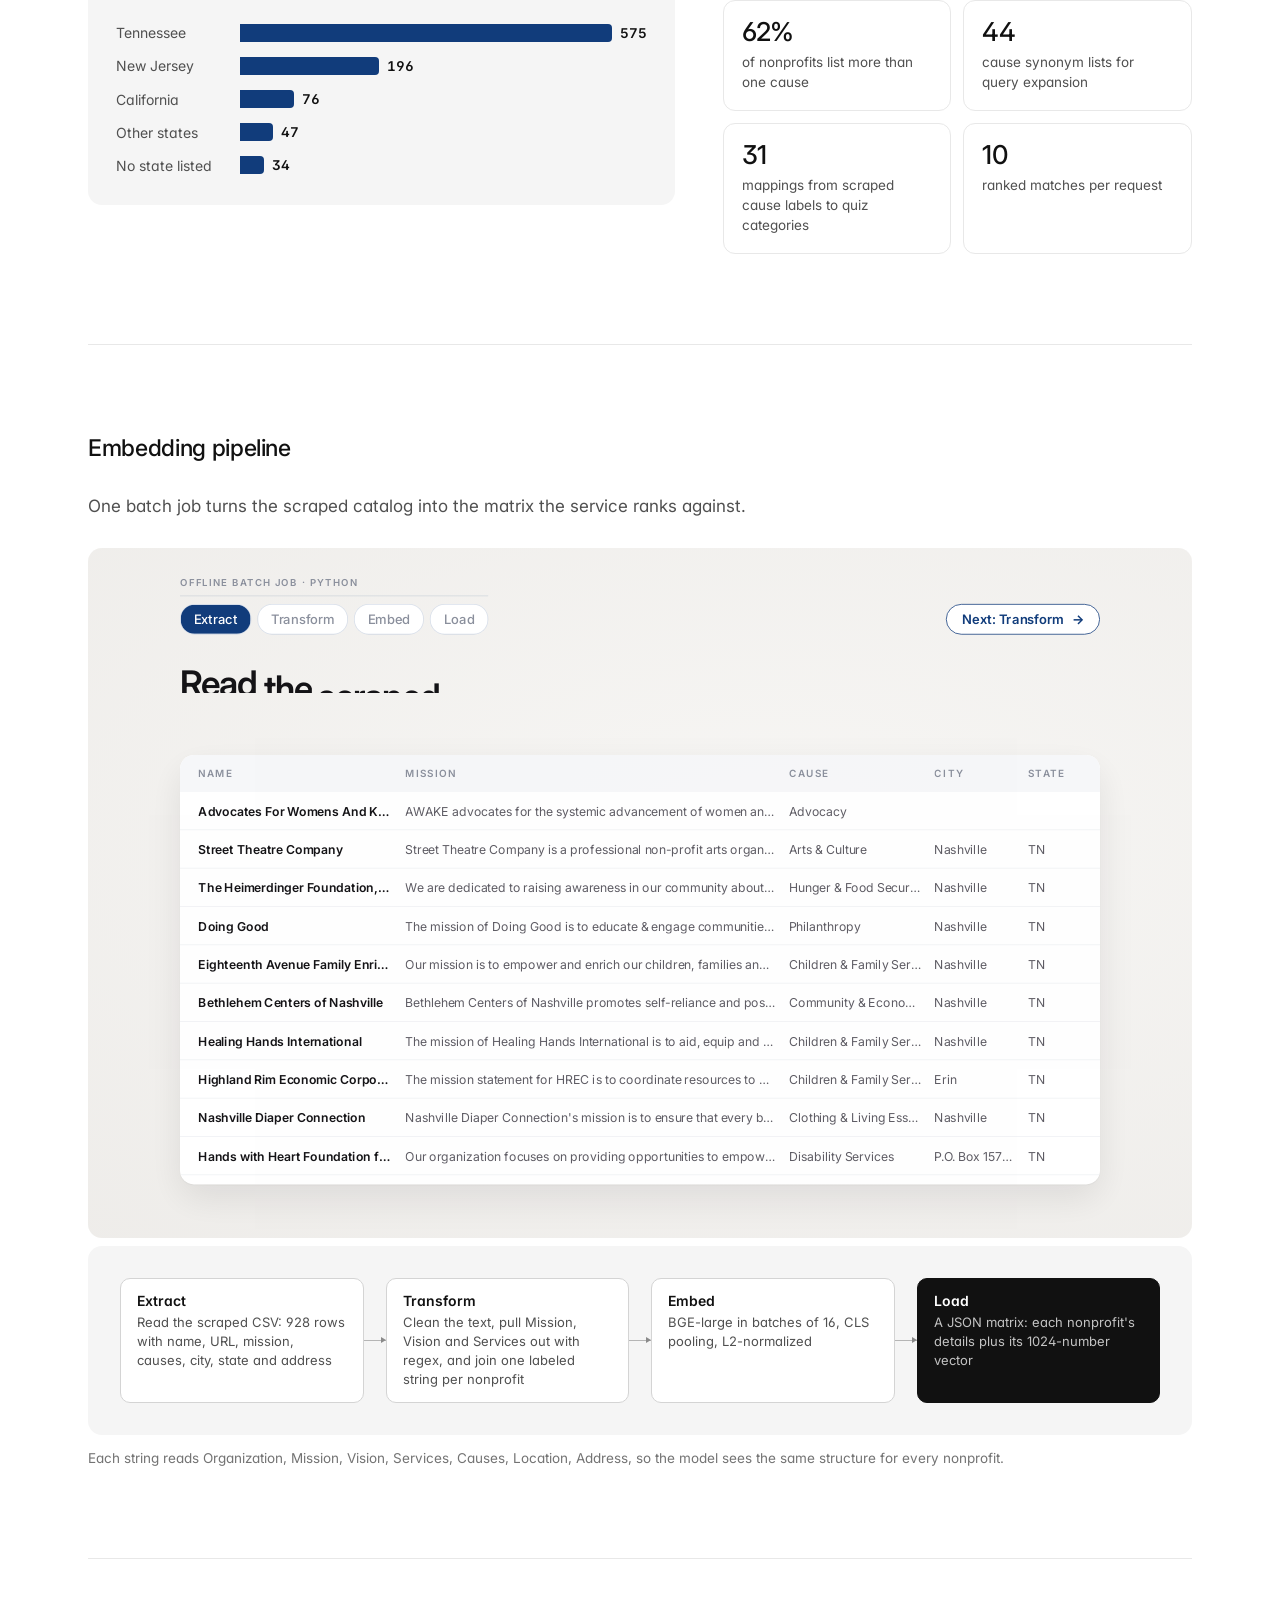
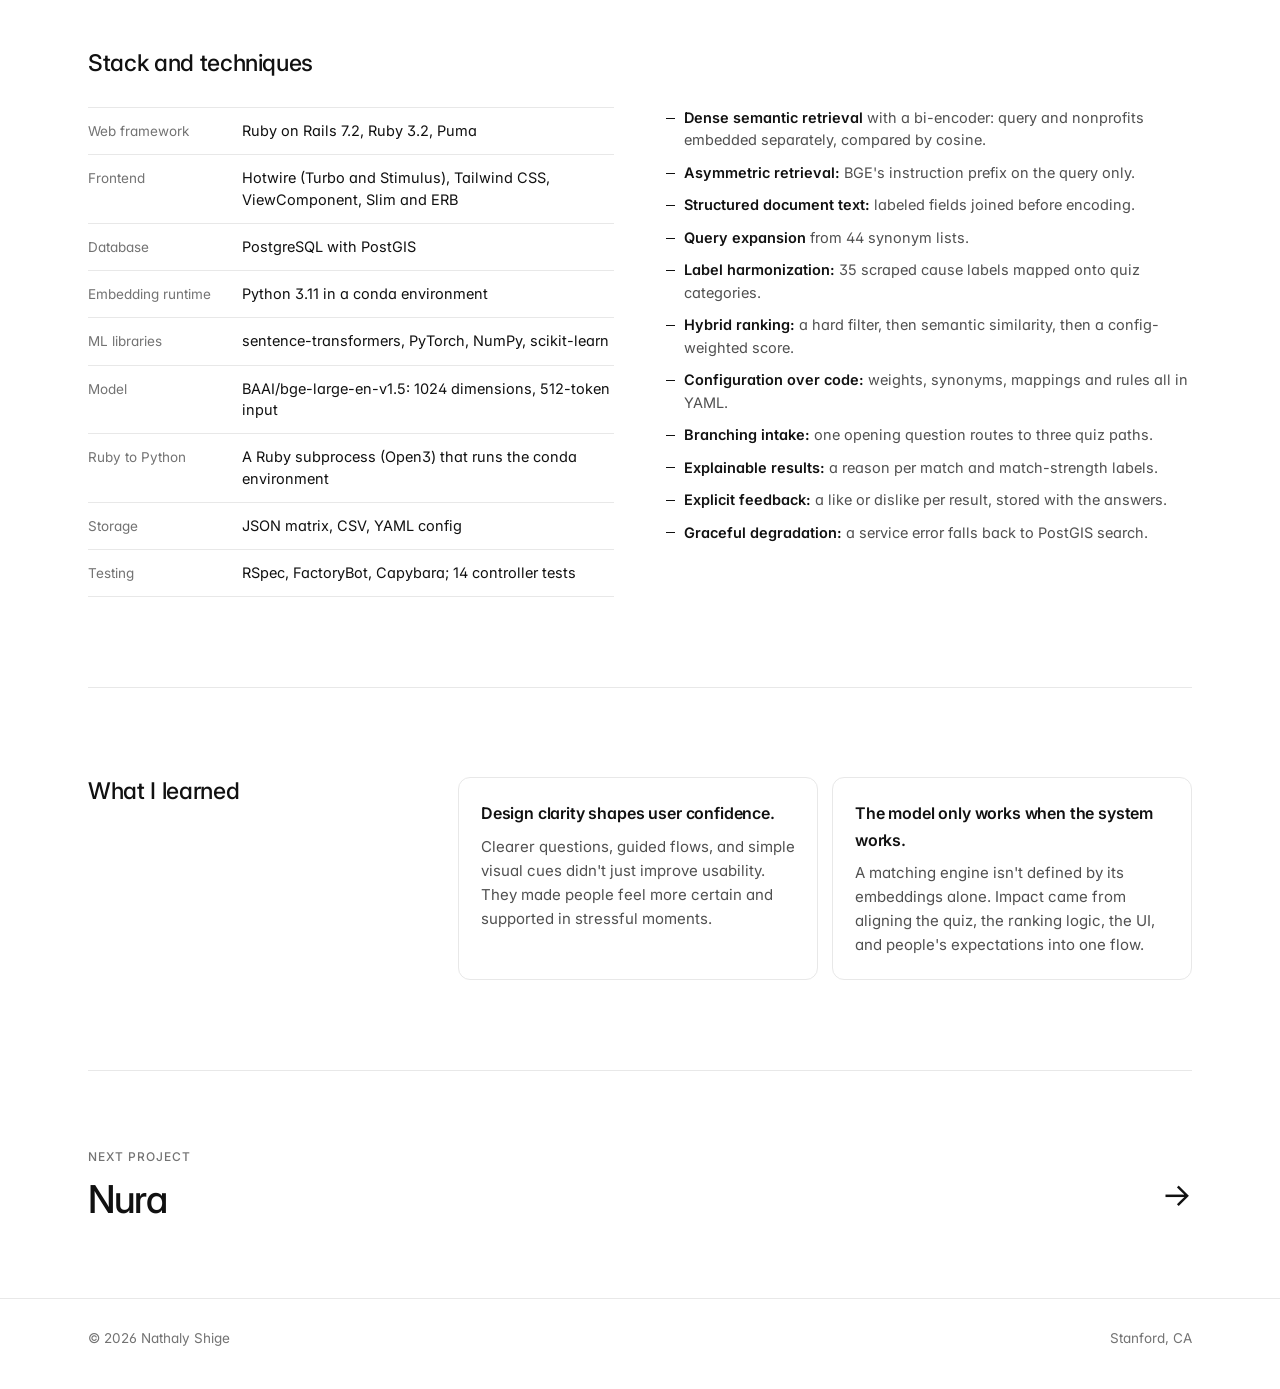
<file: work/smart-match.html>
<!DOCTYPE html>
<html lang="en">
<head>
  <meta charset="UTF-8" />
  <meta name="viewport" content="width=device-width, initial-scale=1.0" />
  <title>Smart Match at Giving Connection · Nathaly Shige</title>
  <meta name="description" content="How Nathaly Shige designed, built, and shipped Smart Match, a hybrid nonprofit recommender that cut Time-to-Success by 80% for 15,500+ users." />
  <meta name="theme-color" content="#FFFFFF" />
  <link rel="preconnect" href="https://fonts.googleapis.com" />
  <link rel="preconnect" href="https://fonts.gstatic.com" crossorigin />
  <link href="https://fonts.googleapis.com/css2?family=Inter:wght@400;500;600&display=swap" rel="stylesheet" />
  <link rel="stylesheet" href="../styles.css?v=20" />
  <script>document.documentElement.classList.add('js');</script>
</head>
<body>

  <header class="nav">
    <div class="container nav-inner">
      <a href="../index.html" class="wordmark">Nathaly Shige</a>
      <nav class="nav-links">
        <a href="../index.html#work">Work</a>
        <a href="../index.html#about" class="hide-sm">About</a>
        <a href="../Nathaly-Shige-Resume.pdf" target="_blank" rel="noopener" class="nav-cta">Résumé</a>
      </nav>
    </div>
  </header>

  <main>
    <section class="case-hero" data-nav="Overview">
      <div class="container">
        <a class="back" href="../index.html#work"><span aria-hidden="true">←</span> All work</a>
        <p class="eyebrow reveal">Giving Connection · 2025</p>
        <h1 class="reveal">Smart Match: helping people find the right nonprofit, faster.</h1>
        <p class="lede reveal">
          A hybrid recommender I designed, built, and shipped to production. It
          turns a short quiz into ranked, explainable nonprofit matches, and it
          cut Time-to-Success by 80% for 15,500+ users.
        </p>
        <dl class="case-meta reveal">
          <div><dt>Role</dt><dd>Platform Development &amp; ML Intern</dd></div>
          <div><dt>Timeline</dt><dd>Jun to Aug 2025 · Stanford, CA</dd></div>
          <div><dt>Live</dt><dd><a href="https://www.givingconnection.org/smart_match" target="_blank" rel="noopener">givingconnection.org ↗</a></dd></div>
        </dl>
      </div>
    </section>

    <div class="container">
      <figure class="reveal">
        <div class="case-cover fill r16-10">
          <video data-autoplay muted loop playsinline preload="metadata" poster="../images/smart-match/match-poster.jpg" data-still="../images/smart-match/match-still.webp" aria-label="Film of Smart Match on givingconnection.org. From the landing page, the quiz is answered: volunteering, food security and housing, and a free-text line about food drives and tutoring. A diagram shows a location filter narrowing 928 nonprofits, embeddings finding the closest to the free text, and a weighted score ranking the live results, from Salvation Army of Nashville at 86% down. The results page shows each match with its score and the answers it met, How we matched you lists what matched and what is not stated, and a service filter narrows the list.">
            <source src="../images/smart-match/match.mp4" type="video/mp4" />
          </video>
        </div>
      </figure>

      <ul class="case-stats">
        <li class="reveal"><b>80%</b><span>cut in Time-to-Success</span></li>
        <li class="reveal"><b>15,500+</b><span>users in production</span></li>
        <li class="reveal"><b>928</b><span>nonprofits embedded for retrieval</span></li>
        <li class="reveal"><b>26</b><span>config-driven attribute rules in re-ranking</span></li>
      </ul>

      <section class="case-section" data-nav="Problem">
        <h2 class="reveal">The problem</h2>
        <div class="prose reveal">
          <p>
            Finding the right nonprofit is confusing. People face long lists,
            unclear categories, and inconsistent descriptions, and many give up
            before they reach the help they need.
          </p>
          <p>
            Nonprofits have the opposite problem: poor discovery, low visibility,
            and mismatched search terms keep them from reaching the right people.
          </p>
        </div>
      </section>

      <section class="case-section" data-nav="Opportunity">
        <h2 class="reveal">The opportunity</h2>
        <div class="prose reveal">
          <p>
            Replace keyword search with matching. A short branching quiz helps
            people say what they need, and their answers become semantic vectors,
            so recommendations get more personal and much less overwhelming.
          </p>
        </div>
      </section>

      <section class="case-section" data-nav="My role">
        <h2 class="reveal">My role</h2>
        <div class="cards reveal">
          <div class="card">
            <h3>Product strategy</h3>
            <p>Scoped the user journey, defined matching requirements, and shaped the branching quiz that feeds the engine.</p>
          </div>
          <div class="card">
            <h3>ML systems</h3>
            <p>Researched models, wrote the embedding and matching code, and validated outputs with real nonprofit data.</p>
          </div>
          <div class="card">
            <h3>Front end</h3>
            <p>Designed and coded the quiz experience, prototyped it, and iterated on clarity and match relevance.</p>
          </div>
        </div>
      </section>

      <section class="case-section" data-nav="How it works">
        <h2 class="reveal">How it works</h2>
        <div class="reveal">
          <figure>
            <div class="diagram diagram--row">
              <div class="node"><span class="node-k">Rule filters</span><span class="node-v">Narrow the candidate set</span></div>
              <span class="wire" aria-hidden="true"></span>
              <div class="node"><span class="node-k">Dense retrieval</span><span class="node-v">bge-large-en-v1.5, 1024-d embeddings</span></div>
              <span class="wire" aria-hidden="true"></span>
              <div class="node"><span class="node-k">Re-ranking</span><span class="node-v">26 config-driven attribute rules</span></div>
              <span class="wire" aria-hidden="true"></span>
              <div class="node node-out"><span class="node-k">Explained matches</span><span class="node-v">Reasons shown, feedback captured</span></div>
            </div>
            <figcaption class="diagram-caption">A hybrid pipeline: hard rules first, semantic retrieval second, interpretable re-ranking last.</figcaption>
          </figure>
          <ul class="points wide">
            <li><strong>Data.</strong> I wrote the Python embedding ETL over 928 nonprofits, with regex section extraction and batched inference.</li>
            <li><strong>Integration.</strong> I built a Ruby/Python bridge into Rails 7.2, with synonym query expansion and a PostGIS fallback.</li>
            <li><strong>Trust.</strong> Every match comes with its reasons, and feedback capture means the next iteration starts from evidence.</li>
          </ul>
        </div>
      </section>

      <section class="case-section stack" data-nav="Features">
        <h2 class="reveal">Feature by feature</h2>
        <div class="features">
          <article class="feature reveal">
            <video data-autoplay muted loop playsinline preload="none" poster="../images/smart-match/f-quiz.jpg?v=3" data-still="../images/smart-match/f-quiz.jpg?v=3" aria-label="The quiz in a browser window: volunteering is chosen, then food security and housing, a run of steps from format to time, and a free-text answer typed before Find my matches">
              <source src="../images/smart-match/f-quiz.mp4?v=3" type="video/mp4" />
            </video>
            <div class="feature-text">
              <span class="eyebrow">Branching quiz</span>
              <h3>A quiz that branches by who you are</h3>
              <p>The first question decides the path. Seekers answer 12 steps across 36 causes, and volunteers and donors get shorter paths with 14. Causes become structured filters, and the free-text answer at the end is embedded and matched by meaning.</p>
            </div>
          </article>
          <article class="feature reveal">
            <video data-autoplay muted loop playsinline preload="none" poster="../images/smart-match/f-pipe.jpg?v=3" data-still="../images/smart-match/f-pipe.jpg?v=3" aria-label="A diagram: 928 dots thin out under the location filter, the rest spread into an embedding space around the free-text answer, and the closest become six ranked rows with live names and scores, each marked with a check">
              <source src="../images/smart-match/f-pipe.mp4?v=3" type="video/mp4" />
            </video>
            <div class="feature-text">
              <span class="eyebrow">Matching</span>
              <h3>Rules, then meaning, then reasons</h3>
              <p>A location filter narrows the field first. Dense retrieval with bge-large-en-v1.5 finds what sits closest to the person's own words across 928 embedded nonprofits, and a weighted score ranks what is left. The dots are a diagram; the names and scores at the end are the live results.</p>
            </div>
          </article>
          <article class="feature reveal">
            <video data-autoplay muted loop playsinline preload="none" poster="../images/smart-match/f-results.jpg?v=3" data-still="../images/smart-match/f-results.jpg?v=3" aria-label="The results page loads, six match cards rise in with their scores, and the page scrolls to the Why this match chips">
              <source src="../images/smart-match/f-results.mp4?v=3" type="video/mp4" />
            </video>
            <div class="feature-text">
              <span class="eyebrow">Results</span>
              <h3>Ranked, with reasons</h3>
              <p>Each match carries its score and the answers it met, so a Great Match label always comes with the why.</p>
            </div>
          </article>
          <article class="feature reveal">
            <video data-autoplay muted loop playsinline preload="none" poster="../images/smart-match/f-explain.jpg?v=3" data-still="../images/smart-match/f-explain.jpg?v=3" aria-label="How we matched you opens: five answers marked as partial matches and two marked not stated, highlighted in turn">
              <source src="../images/smart-match/f-explain.mp4?v=3" type="video/mp4" />
            </video>
            <div class="feature-text">
              <span class="eyebrow">Transparency</span>
              <h3>Honest about the gaps</h3>
              <p>How we matched you lists everything the person said mattered and how the results measure up. When a nonprofit hasn't published something, the page marks it Not stated and suggests asking them directly.</p>
            </div>
          </article>
          <article class="feature reveal">
            <video data-autoplay muted loop playsinline preload="none" poster="../images/smart-match/f-filter.jpg?v=3" data-still="../images/smart-match/f-filter.jpg?v=3" aria-label="The service dialog opens over the results, Clothing Collection is chosen, and the list narrows to the matches that offer it">
              <source src="../images/smart-match/f-filter.mp4?v=3" type="video/mp4" />
            </video>
            <div class="feature-text">
              <span class="eyebrow">Filters</span>
              <h3>Narrow by service</h3>
              <p>An optional service filter, with a count beside each service of how many of the matches offer it.</p>
            </div>
          </article>
        </div>
      </section>

      <section class="case-section stack" data-nav="Architecture">
        <h2 class="reveal">Architecture</h2>
        <div class="reveal">
          <div class="prose"><p>Rails runs the quiz, filters, scores and ranks. Python does one job: it turns text into vectors. The embedding matrix is the only link between the offline pipeline and live ranking.</p></div>
          <figure class="clip-fig">
            <iframe src="../explainers/smart-match/?x=arch" title="Step-by-step walkthrough: one request, end to end" loading="lazy"></iframe>
          </figure>
          <figure class="arch-fig">
            <div class="diagram arch">
              <div class="arch-group">
                <p class="arch-label">Browser</p>
                <div class="arch-row">
                  <div class="node"><span class="node-k">Quiz</span><span class="node-v">Stimulus controller, three Slim quiz paths, answers kept in the Rails session</span></div>
                  <div class="node"><span class="node-k">Results page</span><span class="node-v">10 cards built from ViewComponents, with a like and dislike on each</span></div>
                </div>
              </div>
              <span class="arch-wire" aria-hidden="true">answers</span>
              <div class="arch-group">
                <p class="arch-label">Rails 7.2 app</p>
                <div class="arch-row">
                  <div class="node"><span class="node-k">Quiz controller</span><span class="node-v">Five routes; branches on seeker, volunteer and donor</span></div>
                  <div class="node"><span class="node-k">Intent converter</span><span class="node-v">Turns answers into a profile: type, state, city, travel, causes, preferences</span></div>
                  <div class="node node-out"><span class="node-k">Recommendation service</span><span class="node-v">Filter by state, build the query text, score, rank the top 10</span></div>
                </div>
              </div>
              <span class="arch-wire" aria-hidden="true">query text out, vector back</span>
              <div class="arch-split">
                <div class="arch-group">
                  <p class="arch-label">Python, conda env</p>
                  <div class="node"><span class="node-k">Query embedding</span><span class="node-v">BGE-large turns the query into 1024 numbers</span></div>
                  <p class="arch-label arch-label--gap">Offline pipeline</p>
                  <div class="node"><span class="node-k">Matrix builder</span><span class="node-v">Cleans, labels and embeds the 928-row catalog in batches of 16</span></div>
                </div>
                <div class="arch-group">
                  <p class="arch-label">Files the service reads</p>
                  <div class="node"><span class="node-k">Embedding matrix</span><span class="node-v">928 nonprofits &times; 1024 dimensions, 29 MB</span></div>
                  <div class="node"><span class="node-k">Matching rules</span><span class="node-v">Weights, synonyms, cause mappings, 26 attribute rules</span></div>
                  <div class="node"><span class="node-k">City coordinates</span><span class="node-v">Coordinates for 243 cities</span></div>
                </div>
              </div>
            </div>
            <figcaption class="diagram-caption">If the service fails, the controller falls back to the app's PostGIS search.</figcaption>
          </figure>
          <ol class="flow">
            <li><b>Quiz.</b> One step at a time; the answers live in the Rails session, so the quiz survives a reload and the Back button.</li>
            <li><b>Intent.</b> The answers become a profile, with quiz causes mapped to the config's cause keys.</li>
            <li><b>Validation.</b> With no causes selected, the service stops early.</li>
            <li><b>Filtering.</b> Keep the nonprofits in the person's state.</li>
            <li><b>Query text.</b> Causes expanded with synonyms, plus language, accessibility needs and city, written as one string.</li>
            <li><b>Query embedding.</b> BGE with its retrieval prefix, "Represent this sentence for searching relevant passages:".</li>
            <li><b>Scoring.</b> Every candidate gets the weighted score below.</li>
            <li><b>Ranking.</b> Sort, keep the top 10, and write each one's reason, listing the causes it serves.</li>
            <li><b>Display and feedback.</b> The set is labeled by its best score, and each card takes a like or a dislike.</li>
          </ol>
        </div>
      </section>

      <section class="case-section stack" data-nav="Scoring">
        <h2 class="reveal">Scoring</h2>
        <div class="reveal">
          <div class="prose"><p>Each nonprofit's score blends three parts, with every weight set in a config file, so tuning needs no code change.</p></div>
          <figure class="clip-fig">
            <iframe src="../explainers/smart-match/?x=score" title="Step-by-step walkthrough: a worked scoring example" loading="lazy"></iframe>
          </figure>
          <figure class="score-fig" data-score>
            <p class="formula"><span>final</span> = 0.70 &times; similarity + 0.20 &times; attribute bonus + 0.10 &times; distance</p>
            <div class="weights" role="img" aria-label="Score weights: similarity 70 percent, attribute bonus 20 percent, distance 10 percent">
              <span style="flex:70;background:#113C7B;--i:0" title="Similarity, 0.70"></span><span style="flex:20;background:#3F6CB3;--i:1" title="Attribute bonus, 0.20"></span><span style="flex:10;background:#8EAEDD;--i:2" title="Distance, 0.10"></span>
            </div>
            <div class="weights-key">
              <span style="flex:70"><i style="background:#113C7B"></i><b>0.70</b> Similarity</span><span style="flex:20"><i style="background:#3F6CB3"></i><b>0.20</b> Attributes</span><span style="flex:10"><i style="background:#8EAEDD"></i><b>0.10</b> Distance</span>
            </div>
          </figure>
          <div class="cards">
            <div class="card"><span class="eyebrow">Similarity</span><h3>Cosine, on BGE vectors</h3><p>The query and each nonprofit are embedded separately, and the score is the cosine between them, nudged up for nonprofits that list several causes.</p></div>
            <div class="card"><span class="eyebrow">Attribute bonus</span><h3>26 rules, capped at 0.20</h3><p>12 for seekers, 7 for volunteers and 7 for donors, worth 0.04 to 0.08 each: LGBTQ+ affirming 0.08, wheelchair access 0.07, sliding-scale pricing 0.06.</p></div>
            <div class="card"><span class="eyebrow">Distance</span><h3>Haversine, in buckets</h3><p>Miles to 243 city centroids, scored from 1.00 within 2 miles down to 0.70 past 25.</p></div>
          </div>
          <p class="score-note">Results are labeled by match strength: 0.7 and up is strong, 0.4 moderate, 0.2 weak.</p>
        </div>
      </section>

      <section class="case-section stack" data-nav="Data">
        <h2 class="reveal">Data</h2>
        <div class="reveal">
          <div class="data-grid">
            <figure class="bars-fig">
              <p class="bars-title">928 nonprofits, by state</p>
              <p class="bars-sub">Tennessee and New Jersey hold Giving Connection's two communities, Nashville and Atlantic City.</p>
              <dl class="bars">
                <div class="bar-row" title="Tennessee: 575 nonprofits"><dt>Tennessee</dt><dd><span class="bar" style="width:100%;--i:0"></span><span class="bar-val">575</span></dd></div>
                <div class="bar-row" title="New Jersey: 196 nonprofits"><dt>New Jersey</dt><dd><span class="bar" style="width:34.1%;--i:1"></span><span class="bar-val">196</span></dd></div>
                <div class="bar-row" title="California: 76 nonprofits"><dt>California</dt><dd><span class="bar" style="width:13.2%;--i:2"></span><span class="bar-val">76</span></dd></div>
                <div class="bar-row" title="Other states: 47 nonprofits"><dt>Other states</dt><dd><span class="bar" style="width:8.2%;--i:3"></span><span class="bar-val">47</span></dd></div>
                <div class="bar-row" title="No state listed: 34 nonprofits"><dt>No state listed</dt><dd><span class="bar" style="width:5.9%;--i:4"></span><span class="bar-val">34</span></dd></div>
              </dl>
            </figure>
            <ul class="tiles">
              <li><b>1,024</b><span>numbers per nonprofit vector</span></li>
              <li><b>29 MB</b><span>embedding matrix</span></li>
              <li><b>62%</b><span>of nonprofits list more than one cause</span></li>
              <li><b>44</b><span>cause synonym lists for query expansion</span></li>
              <li><b>31</b><span>mappings from scraped cause labels to quiz categories</span></li>
              <li><b>10</b><span>ranked matches per request</span></li>
            </ul>
          </div>
        </div>
      </section>

      <section class="case-section stack" data-nav="Embeddings">
        <h2 class="reveal">Embedding pipeline</h2>
        <div class="reveal">
          <div class="prose"><p>One batch job turns the scraped catalog into the matrix the service ranks against.</p></div>
          <figure class="clip-fig">
            <iframe src="../explainers/smart-match/?x=etl" title="Step-by-step walkthrough: the embedding pipeline" loading="lazy"></iframe>
          </figure>
          <figure>
            <div class="diagram diagram--row">
              <div class="node"><span class="node-k">Extract</span><span class="node-v">Read the scraped CSV: 928 rows with name, URL, mission, causes, city, state and address</span></div>
              <span class="wire" aria-hidden="true"></span>
              <div class="node"><span class="node-k">Transform</span><span class="node-v">Clean the text, pull Mission, Vision and Services out with regex, and join one labeled string per nonprofit</span></div>
              <span class="wire" aria-hidden="true"></span>
              <div class="node"><span class="node-k">Embed</span><span class="node-v">BGE-large in batches of 16, CLS pooling, L2-normalized</span></div>
              <span class="wire" aria-hidden="true"></span>
              <div class="node node-out"><span class="node-k">Load</span><span class="node-v">A JSON matrix: each nonprofit's details plus its 1024-number vector</span></div>
            </div>
            <figcaption class="diagram-caption">Each string reads Organization, Mission, Vision, Services, Causes, Location, Address, so the model sees the same structure for every nonprofit.</figcaption>
          </figure>
        </div>
      </section>

      <section class="case-section stack" data-nav="Stack">
        <h2 class="reveal">Stack and techniques</h2>
        <div class="reveal stack-grid">
          <dl class="stack-list">
            <div><dt>Web framework</dt><dd>Ruby on Rails 7.2, Ruby 3.2, Puma</dd></div>
            <div><dt>Frontend</dt><dd>Hotwire (Turbo and Stimulus), Tailwind CSS, ViewComponent, Slim and ERB</dd></div>
            <div><dt>Database</dt><dd>PostgreSQL with PostGIS</dd></div>
            <div><dt>Embedding runtime</dt><dd>Python 3.11 in a conda environment</dd></div>
            <div><dt>ML libraries</dt><dd>sentence-transformers, PyTorch, NumPy, scikit-learn</dd></div>
            <div><dt>Model</dt><dd>BAAI/bge-large-en-v1.5: 1024 dimensions, 512-token input</dd></div>
            <div><dt>Ruby to Python</dt><dd>A Ruby subprocess (Open3) that runs the conda environment</dd></div>
            <div><dt>Storage</dt><dd>JSON matrix, CSV, YAML config</dd></div>
            <div><dt>Testing</dt><dd>RSpec, FactoryBot, Capybara; 14 controller tests</dd></div>
          </dl>
          <ul class="tech-list">
            <li><b>Dense semantic retrieval</b> with a bi-encoder: query and nonprofits embedded separately, compared by cosine.</li>
            <li><b>Asymmetric retrieval:</b> BGE's instruction prefix on the query only.</li>
            <li><b>Structured document text:</b> labeled fields joined before encoding.</li>
            <li><b>Query expansion</b> from 44 synonym lists.</li>
            <li><b>Label harmonization:</b> 35 scraped cause labels mapped onto quiz categories.</li>
            <li><b>Hybrid ranking:</b> a hard filter, then semantic similarity, then a config-weighted score.</li>
            <li><b>Configuration over code:</b> weights, synonyms, mappings and rules all in YAML.</li>
            <li><b>Branching intake:</b> one opening question routes to three quiz paths.</li>
            <li><b>Explainable results:</b> a reason per match and match-strength labels.</li>
            <li><b>Explicit feedback:</b> a like or dislike per result, stored with the answers.</li>
            <li><b>Graceful degradation:</b> a service error falls back to PostGIS search.</li>
          </ul>
        </div>
      </section>

      <section class="case-section" data-nav="Learnings">
        <h2 class="reveal">What I learned</h2>
        <div class="cards two reveal">
          <div class="card">
            <h3>Design clarity shapes user confidence.</h3>
            <p>Clearer questions, guided flows, and simple visual cues didn't just improve usability. They made people feel more certain and supported in stressful moments.</p>
          </div>
          <div class="card">
            <h3>The model only works when the system works.</h3>
            <p>A matching engine isn't defined by its embeddings alone. Impact came from aligning the quiz, the ranking logic, the UI, and people's expectations into one flow.</p>
          </div>
        </div>
      </section>

      <a class="next" href="nura.html">
        <div>
          <p class="eyebrow">Next project</p>
          <p class="next-title">Nura</p>
        </div>
        <span class="arrow-big" aria-hidden="true">→</span>
      </a>
    </div>
  </main>

  <footer class="footer">
    <div class="container footer-inner">
      <span>© 2026 Nathaly Shige</span>
      <span>Stanford, CA</span>
    </div>
  </footer>

  <script src="../site.js?v=10"></script>
</body>
</html>
</file>
<file: styles.css>
*, *::before, *::after { box-sizing: border-box; margin: 0; padding: 0; }

:root {
  --bg: #FFFFFF;
  --panel: #F5F5F5;
  --panel-2: #EDEDED;
  --ink: #111111;
  --ink-2: #505050;
  --ink-3: #737373;
  --rule: #E8E8E8;
  --rule-2: #D4D4D4;
  --container: 1200px;
  --gutter: clamp(20px, 4vw, 48px);
  --radius: 14px;
  --ease: cubic-bezier(0.22, 0.61, 0.36, 1);
}

html { scroll-behavior: smooth; scroll-padding-top: 88px; }

body {
  font-family: 'Inter', system-ui, -apple-system, sans-serif;
  font-feature-settings: "cv11", "ss01";
  font-size: 16.5px;
  line-height: 1.65;
  color: var(--ink);
  background: var(--bg);
  -webkit-font-smoothing: antialiased;
  overflow-x: hidden;
}

::selection { background: #E2E2E2; }

a { color: inherit; text-decoration: none; }
:focus-visible { outline: 2px solid var(--ink); outline-offset: 3px; border-radius: 4px; }
ol, ul { list-style: none; }
img, video { display: block; max-width: 100%; }

.container { max-width: var(--container); margin: 0 auto; padding: 0 var(--gutter); }

.eyebrow {
  font-size: 12px;
  font-weight: 500;
  letter-spacing: 0.08em;
  text-transform: uppercase;
  color: var(--ink-3);
}


/* Buttons and links */
.btn {
  display: inline-flex;
  align-items: center;
  gap: 8px;
  padding: 12px 22px;
  font-size: 15px;
  font-weight: 500;
  line-height: 1.2;
  border-radius: 100px;
  border: 1px solid transparent;
  transition: background 0.2s, border-color 0.2s, color 0.2s;
}

.btn--dark { background: var(--ink); color: #fff; }
.btn--dark:hover { background: #333; }
.btn--line { border-color: var(--rule-2); color: var(--ink); }
.btn--line:hover { border-color: var(--ink); }

.link {
  color: var(--ink-2);
  border-bottom: 1px solid var(--rule-2);
  padding-bottom: 1px;
  transition: color 0.2s, border-color 0.2s;
}

.link:hover { color: var(--ink); border-color: var(--ink); }

.arrow-link { display: inline-flex; align-items: center; gap: 8px; font-size: 15px; font-weight: 500; }
.arrow-link span { transition: transform 0.3s var(--ease); }
.arrow-link:hover span { transform: translateX(4px); }

/* Nav */
.nav {
  position: fixed;
  top: 0; left: 0; right: 0;
  z-index: 50;
  background: rgba(255, 255, 255, 0.86);
  backdrop-filter: blur(14px);
  -webkit-backdrop-filter: blur(14px);
  border-bottom: 1px solid var(--rule);
}

.nav-inner { display: flex; align-items: center; justify-content: space-between; gap: 20px; height: 68px; }
.wordmark { font-size: 15px; font-weight: 600; letter-spacing: -0.01em; white-space: nowrap; }
.nav-links { display: flex; align-items: center; gap: 28px; }
.nav-links a { font-size: 14.5px; color: var(--ink-2); transition: color 0.2s; }
.nav-links a:hover { color: var(--ink); }
.nav-links .nav-cta { color: #fff; background: var(--ink); padding: 8px 16px; border-radius: 100px; }
.nav-links .nav-cta:hover { color: #fff; background: #333; }

/* Home hero */
.hero { padding: 168px 0 104px; }

.hero h1 {
  font-size: clamp(40px, 5.2vw, 68px);
  font-weight: 500;
  letter-spacing: -0.035em;
  line-height: 1.04;
  max-width: 17ch;
  margin: 20px 0 28px;
}

.lede { font-size: clamp(17px, 1.4vw, 19px); color: var(--ink-2); max-width: 58ch; margin-bottom: 30px; }
.lede strong { color: var(--ink); font-weight: 500; }

.hero-actions { display: flex; flex-wrap: wrap; align-items: center; gap: 12px 24px; }
.hero-actions .link { font-size: 15px; }

/* Sections */
.section { padding: clamp(80px, 9vw, 128px) 0; border-top: 1px solid var(--rule); }
.section-head { margin-bottom: 52px; }

.section-title {
  font-size: clamp(28px, 3vw, 40px);
  font-weight: 500;
  letter-spacing: -0.025em;
  line-height: 1.15;
  max-width: 26ch;
  margin-top: 12px;
}

.split {
  display: grid;
  grid-template-columns: minmax(0, 1fr) minmax(0, 2fr);
  gap: clamp(32px, 5vw, 72px);
  align-items: start;
}

.split > .section-head { position: sticky; top: 104px; margin-bottom: 0; }

/* Work index */
.work-list { display: grid; gap: clamp(64px, 8vw, 112px); }

.work-row {
  display: grid;
  grid-template-columns: minmax(0, 1.75fr) minmax(0, 1fr);
  gap: clamp(32px, 4.5vw, 64px);
  align-items: center;
}

.work-row:nth-child(even) { grid-template-columns: minmax(0, 1fr) minmax(0, 1.75fr); }
.work-row:nth-child(even) .work-media { order: 2; }

.work-media {
  position: relative;
  display: block;
  transition: transform 0.5s var(--ease);
}

.work-media:hover { transform: translateY(-4px); }
.work-media > img { width: 100%; height: auto; }
.work-media.fill video { width: 100%; aspect-ratio: 16 / 10; object-fit: cover; border-radius: var(--radius); }

.work-info .eyebrow { margin-bottom: 14px; }

.work-title {
  font-size: clamp(22px, 2.2vw, 30px);
  font-weight: 500;
  letter-spacing: -0.02em;
  line-height: 1.2;
  margin-bottom: 14px;
}

.work-sum { color: var(--ink-2); margin-bottom: 22px; }

.facts {
  display: grid;
  grid-template-columns: 1fr 1fr;
  gap: 16px 24px;
  padding: 16px 0;
  margin-bottom: 22px;
  border-top: 1px solid var(--rule);
  border-bottom: 1px solid var(--rule);
}

.facts dt { font-size: 12.5px; color: var(--ink-3); margin-bottom: 2px; }
.facts dd { font-size: 15px; font-weight: 500; line-height: 1.4; }

/* Browser frame */
.browser {
  width: 100%;
  overflow: hidden;
  background: #fff;
  border: 1px solid var(--rule-2);
  border-radius: 10px;
  box-shadow: 0 24px 50px -32px rgba(0, 0, 0, 0.35);
}

.browser-bar {
  position: relative;
  display: flex;
  align-items: center;
  height: 30px;
  padding: 0 12px;
  background: #FAFAFA;
  border-bottom: 1px solid var(--rule);
}

.dots { display: flex; gap: 6px; }
.dots i { width: 9px; height: 9px; border-radius: 50%; background: #D9D9D9; }

.url {
  position: absolute;
  left: 50%;
  transform: translateX(-50%);
  width: min(320px, 55%);
  padding: 2px 10px;
  font-size: 11px;
  line-height: 1.5;
  color: var(--ink-3);
  text-align: center;
  white-space: nowrap;
  overflow: hidden;
  text-overflow: ellipsis;
  background: #fff;
  border: 1px solid var(--rule);
  border-radius: 100px;
}

.browser img { width: 100%; height: auto; }
.browser video { display: block; width: 100%; height: auto; aspect-ratio: 16 / 10; background: #FAFAFA; }
.browser-sm { box-shadow: none; border-radius: 8px; }
.browser-sm .browser-bar { height: 20px; padding: 0 8px; }
.browser-sm .dots { gap: 4px; }
.browser-sm .dots i { width: 6px; height: 6px; }

/* Rows */
.rows li {
  display: grid;
  grid-template-columns: 1fr 1.4fr 150px;
  gap: 24px;
  align-items: baseline;
  padding: 16px 0;
  border-bottom: 1px solid var(--rule);
  font-size: 15.5px;
  line-height: 1.5;
}

.rows li:first-child { border-top: 1px solid var(--rule); }
.rows .org { font-weight: 500; }
.rows .role { color: var(--ink-2); }
.rows .when { font-size: 14px; color: var(--ink-3); text-align: right; font-variant-numeric: tabular-nums; }

.sub-head { margin: 56px 0 14px; }

.skills { display: grid; grid-template-columns: 1fr 1fr; gap: 24px 40px; padding-top: 22px; border-top: 1px solid var(--rule); }
.skills h4 { font-size: 15px; font-weight: 500; margin-bottom: 4px; }
.skills p { font-size: 15px; color: var(--ink-2); line-height: 1.6; }

/* Leadership */
.lead-grid { display: grid; grid-template-columns: minmax(0, 1.3fr) minmax(0, 1fr); gap: clamp(32px, 5vw, 72px); align-items: start; }
.lead-name { font-size: clamp(24px, 2.4vw, 32px); font-weight: 500; letter-spacing: -0.02em; line-height: 1.2; margin-bottom: 6px; }
.lead-meta { font-size: 14px; color: var(--ink-3); margin-bottom: 18px; }
.lead-text { font-size: 17px; color: var(--ink-2); max-width: 58ch; margin-bottom: 22px; }
.partners { font-size: 15px; color: var(--ink-2); }
.partners .eyebrow { display: block; margin-bottom: 6px; }

.figures { display: grid; grid-template-columns: 1fr 1fr; gap: 12px; }
.figures li { padding: 22px; background: var(--panel); border-radius: 12px; }
.figures b { display: block; font-size: clamp(30px, 3vw, 40px); font-weight: 500; letter-spacing: -0.035em; line-height: 1; margin-bottom: 8px; }
.figures span { display: block; font-size: 14px; color: var(--ink-2); line-height: 1.4; }

/* Press */
.press-list a {
  display: grid;
  grid-template-columns: 200px 1fr 24px;
  gap: 24px;
  align-items: baseline;
  padding: 16px 0;
  border-bottom: 1px solid var(--rule);
}

.press-list li:first-child a { border-top: 1px solid var(--rule); }
.press-list .outlet { font-size: 13.5px; color: var(--ink-3); }
.press-list .headline { font-size: 15.5px; font-weight: 500; }
.press-list .arrow { color: var(--ink-3); text-align: right; transition: transform 0.3s var(--ease), color 0.2s; }
.press-list a:hover .arrow { color: var(--ink); transform: translate(2px, -2px); }
.press-list a:hover .headline { text-decoration: underline; text-underline-offset: 3px; }

/* About and contact */
.about-cols { display: grid; grid-template-columns: 1fr 1fr; gap: 40px; }
.about-cols p { font-size: 17px; color: var(--ink-2); }
.about-meta { margin-top: 32px; padding-top: 20px; border-top: 1px solid var(--rule); font-size: 14px; color: var(--ink-3); }

.contact-title {
  font-size: clamp(36px, 4.6vw, 60px);
  font-weight: 500;
  letter-spacing: -0.035em;
  line-height: 1.06;
  max-width: 16ch;
  margin: 12px 0 24px;
}

.contact-sub { font-size: 17px; color: var(--ink-2); max-width: 52ch; margin-bottom: 30px; }

/* Footer */
.footer { border-top: 1px solid var(--rule); padding: 28px 0 40px; }
.footer-inner { display: flex; justify-content: space-between; gap: 16px; font-size: 13.5px; color: var(--ink-3); }

/* Case study pages */
.case-hero { padding: 136px 0 40px; }

.back { display: inline-flex; align-items: center; gap: 8px; font-size: 14px; color: var(--ink-2); margin-bottom: 44px; transition: color 0.2s; }
.back:hover { color: var(--ink); }

.case-hero h1 {
  font-size: clamp(34px, 4.6vw, 60px);
  font-weight: 500;
  letter-spacing: -0.032em;
  line-height: 1.06;
  max-width: 21ch;
  margin: 16px 0 22px;
}

.case-meta {
  display: grid;
  grid-template-columns: repeat(4, 1fr);
  gap: 24px;
  padding: 22px 0;
  margin-top: 40px;
  border-top: 1px solid var(--rule);
  border-bottom: 1px solid var(--rule);
}

.case-meta dt { font-size: 12.5px; color: var(--ink-3); margin-bottom: 4px; }
.case-meta dd { font-size: 15px; line-height: 1.5; }
.case-meta dd a { border-bottom: 1px solid var(--rule-2); transition: border-color 0.2s; }
.case-meta dd a:hover { border-color: var(--ink); }

.case-cover { position: relative; display: block; }
.case-cover > img { width: 100%; height: auto; }
.case-cover.fill video { width: 100%; aspect-ratio: 16 / 9; object-fit: cover; background: #222; border-radius: var(--radius); }
.case-cover.fill.r16-10 video { aspect-ratio: 16 / 10; background: #EFEEEB; }
.cover-caption { margin-top: 12px; font-size: 13.5px; color: var(--ink-3); }

.case-stats { display: grid; grid-template-columns: repeat(4, 1fr); gap: 24px; padding: 48px 0 8px; }
.case-stats b { display: block; font-size: clamp(30px, 3.4vw, 46px); font-weight: 500; letter-spacing: -0.035em; line-height: 1; }
.case-stats span { display: block; font-size: 14px; color: var(--ink-2); margin-top: 10px; max-width: 24ch; line-height: 1.45; }

.case-section {
  display: grid;
  grid-template-columns: minmax(0, 1fr) minmax(0, 2.4fr);
  gap: clamp(24px, 5vw, 72px);
  padding: clamp(56px, 7vw, 96px) 0;
  border-top: 1px solid var(--rule);
}

.case-section:first-of-type { margin-top: 48px; }
.case-section > * { min-width: 0; }
.case-section.stack { grid-template-columns: 1fr; gap: 28px; }
.case-section.stack > h2 { position: static; }

/* Scoring: the weights bar fills in */
.score-fig .weights span { transform-origin: 0 50%; transition: transform 0.9s var(--ease) calc(var(--i, 0) * 0.35s); }
.js .score-fig:not(.filled) .weights span { transform: scaleX(0); }

/* Spec tables */
.table-wrap { margin: 28px 0; overflow-x: auto; }
.spec { width: 100%; min-width: 560px; border-collapse: collapse; font-size: 14.5px; }
.spec caption { caption-side: top; text-align: left; font-size: 15px; font-weight: 600; color: var(--ink); margin-bottom: 12px; }
.spec th { text-align: left; font-size: 11.5px; font-weight: 600; letter-spacing: 0.12em; text-transform: uppercase; color: var(--ink-3); padding: 0 20px 10px 0; border-bottom: 1px solid var(--ink); }
.spec td { padding: 14px 20px 14px 0; border-bottom: 1px solid var(--rule); vertical-align: top; color: var(--ink-2); line-height: 1.55; }
.spec td:first-child { color: var(--ink); font-weight: 600; white-space: nowrap; }
.spec td:last-child, .spec th:last-child { padding-right: 0; }
.tag-s { display: inline-block; font-size: 11px; font-weight: 600; letter-spacing: 0.08em; text-transform: uppercase; padding: 5px 10px; border-radius: 999px; background: var(--panel); color: var(--ink-3); white-space: nowrap; }
.tag-s.on { background: var(--ink); color: #fff; }
.table-note { margin-top: 12px; font-size: 13.5px; color: var(--ink-3); }
.tiles.four { grid-template-columns: repeat(4, minmax(0, 1fr)); margin-top: 24px; }
.table-wrap + .cards, .clip-fig + .cards { margin-top: 28px; }
@media (max-width: 760px) { .tiles.four { grid-template-columns: 1fr 1fr; } .spec td:first-child { white-space: normal; } }

/* CS 129 */
.tiles.three { grid-template-columns: repeat(3, minmax(0, 1fr)); }
.bars.rose .bar { background: #A8295F; }
.data-grid .spec { min-width: 0; }
.data-grid .spec td, .data-grid .spec th { padding-right: 14px; }
.prose + .data-grid { margin-top: 32px; }
.tone { display: inline-block; width: 12px; height: 12px; border-radius: 50%; margin-right: 8px; vertical-align: -1px; box-shadow: inset 0 0 0 1px rgba(0, 0, 0, 0.12); }
@media (max-width: 760px) { .tiles.three { grid-template-columns: 1fr 1fr; } }

/* Explainer clips */
.clip-fig { margin: 28px 0 8px; }
.clip-fig iframe { display: block; width: 100%; aspect-ratio: 16 / 10; border: 0; border-radius: var(--radius); background: #EFEEEB; overflow: hidden; }

/* Data bars grow in */
.bars .bar { transform-origin: 0 50%; transition: transform 0.9s var(--ease) calc(0.15s + var(--i, 0) * 0.09s); }
.js .reveal:not(.in) .bars .bar { transform: scaleX(0); }

@media (prefers-reduced-motion: reduce) {
  .js .score-fig:not(.filled) .weights span, .js .reveal:not(.in) .bars .bar { transform: none; }
}

/* Case study section menu */
.toc { position: fixed; left: 22px; top: 50%; z-index: 40; display: flex; flex-direction: column; gap: 4px; padding: 10px 12px 10px 8px;
       border-radius: 12px; transform: translateY(-50%); opacity: 0; visibility: hidden; transition: opacity 0.35s var(--ease), visibility 0.35s, background 0.2s, box-shadow 0.2s; }
.toc.show { opacity: 1; visibility: visible; }
.toc a { display: flex; align-items: center; gap: 10px; height: 22px; font-size: 12.5px; color: var(--ink-3); white-space: nowrap; transition: color 0.2s; }
.toc a i { flex: none; width: 12px; height: 2px; border-radius: 2px; background: var(--rule-2); transition: width 0.3s var(--ease), background 0.3s; }
.toc a span { transition: opacity 0.2s; }
.toc a:hover { color: var(--ink); }
.toc a:hover i { background: var(--ink-3); }
.toc a.on { color: var(--ink); font-weight: 500; }
.toc a.on i { width: 24px; background: var(--ink); }
@media (max-width: 1419px) {
  .toc a span { opacity: 0; pointer-events: none; }
  .toc:hover, .toc:focus-within { background: rgba(255, 255, 255, 0.97); box-shadow: 0 10px 34px rgba(17, 17, 17, 0.10), 0 0 0 1px var(--rule); }
  .toc:hover a span, .toc:focus-within a span { opacity: 1; pointer-events: auto; }
}
@media (max-width: 1099px) { .toc { display: none; } }
@media print { .toc { display: none; } }

/* Smart Match technical sections */
code { font-family: ui-monospace, SFMono-Regular, Menlo, monospace; font-size: 0.86em; background: var(--panel); border: 1px solid var(--rule); border-radius: 5px; padding: 1px 5px; overflow-wrap: anywhere; }
.node code, .arch code { background: none; border: 0; padding: 0; font-size: 12.5px; }
.arch-fig { margin-top: 28px; }
.arch { display: grid; gap: 0; }
.arch-group { background: #fff; border: 1px solid var(--rule); border-radius: 12px; padding: 14px; display: grid; gap: 10px; align-content: start; }
.arch-label { font-size: 11.5px; font-weight: 600; letter-spacing: 0.08em; text-transform: uppercase; color: var(--ink-3); }
.arch-label--gap { margin-top: 8px; }
.arch-row { display: grid; grid-template-columns: repeat(auto-fit, minmax(220px, 1fr)); gap: 10px; }
.arch-split { display: grid; grid-template-columns: 1fr 1fr; gap: 12px; }
.arch .node { border-color: var(--rule-2); }
.arch-wire { position: relative; display: flex; align-items: center; height: 40px; padding-left: 40px; font-size: 12.5px; color: var(--ink-3); }
.arch-wire::before { content: ''; position: absolute; left: 24px; top: 6px; bottom: 6px; width: 1px; background: #B5B5B5; }
.arch-wire::after { content: ''; position: absolute; left: 21px; bottom: 4px; border-left: 3.5px solid transparent; border-right: 3.5px solid transparent; border-top: 5px solid #8A8A8A; }
.flow { margin-top: 28px; display: grid; grid-template-columns: 1fr 1fr; gap: 12px 36px; counter-reset: f; padding: 0; }
.flow li { list-style: none; position: relative; padding-left: 34px; font-size: 15px; color: var(--ink-2); line-height: 1.55; counter-increment: f; }
.flow li::before { content: counter(f); position: absolute; left: 0; top: 1px; width: 22px; height: 22px; border-radius: 50%; border: 1px solid var(--rule-2); font-size: 12px; font-weight: 600; color: var(--ink); display: grid; place-items: center; }
.flow b { color: var(--ink); font-weight: 600; }
.score-fig { margin: 24px 0 28px; padding: clamp(20px, 3vw, 32px); background: var(--panel); border-radius: var(--radius); }
.formula { font-family: ui-monospace, SFMono-Regular, Menlo, monospace; font-size: clamp(14px, 1.6vw, 18px); color: var(--ink); margin-bottom: 20px; overflow-wrap: anywhere; }
.formula span { font-weight: 600; }
.weights { display: flex; gap: 2px; height: 18px; }
.weights span { display: block; min-width: 6px; }
.weights span:first-child { border-radius: 4px 0 0 4px; }
.weights span:last-child { border-radius: 0 4px 4px 0; }
.weights-key { display: flex; gap: 2px; margin-top: 10px; font-size: 13.5px; color: var(--ink-2); }
.weights-key span { display: flex; align-items: baseline; gap: 6px; min-width: 0; white-space: nowrap; }
.weights-key i { width: 8px; height: 8px; border-radius: 2px; display: inline-block; flex: none; transform: translateY(-1px); }
.weights-key b { color: var(--ink); font-weight: 600; }
.score-note { margin-top: 14px; font-size: 14px; color: var(--ink-3); }
.data-grid { display: grid; grid-template-columns: minmax(0, 1.25fr) minmax(0, 1fr); gap: clamp(24px, 4vw, 48px); align-items: start; }
.bars-fig { padding: clamp(20px, 3vw, 28px); background: var(--panel); border-radius: var(--radius); }
.bars-title { font-size: 16px; font-weight: 600; }
.bars-sub { font-size: 14px; color: var(--ink-2); margin: 4px 0 20px; }
.bars { display: grid; gap: 10px; }
.bar-row { display: grid; grid-template-columns: 112px 1fr; align-items: center; gap: 12px; }
.bar-row dt { font-size: 14px; color: var(--ink-2); }
.bar-row dd { display: flex; align-items: center; gap: 8px; min-width: 0; }
.bar { display: block; height: 18px; background: #113C7B; border-radius: 0 4px 4px 0; transition: opacity 0.2s; }
.bar-row:hover .bar { opacity: 0.8; }
.bar-val { font-size: 13.5px; font-weight: 600; color: var(--ink); font-variant-numeric: tabular-nums; }
.tiles { display: grid; grid-template-columns: 1fr 1fr; gap: 12px; padding: 0; }
.tiles li { list-style: none; padding: 18px; border: 1px solid var(--rule); border-radius: 12px; }
.tiles b { display: block; font-size: 26px; font-weight: 500; letter-spacing: -0.03em; line-height: 1; }
.tiles span { display: block; margin-top: 8px; font-size: 13.5px; color: var(--ink-2); line-height: 1.45; }
.stack-grid { display: grid; grid-template-columns: minmax(0, 1fr) minmax(0, 1fr); gap: clamp(24px, 4vw, 56px); align-items: start; }
.stack-list { display: grid; }
.stack-list > div { display: grid; grid-template-columns: 140px 1fr; gap: 14px; padding: 12px 0; border-bottom: 1px solid var(--rule); }
.stack-list > div:first-child { border-top: 1px solid var(--rule); }
.stack-list dt { font-size: 13.5px; color: var(--ink-3); }
.stack-list dd { font-size: 14.5px; color: var(--ink); line-height: 1.5; }
.tech-list { padding: 0; display: grid; gap: 10px; }
.tech-list li { list-style: none; font-size: 14.5px; color: var(--ink-2); line-height: 1.55; padding-left: 18px; position: relative; }
.tech-list li::before { content: ''; position: absolute; left: 0; top: 0.75em; width: 9px; height: 1px; background: var(--ink); }
.tech-list b { color: var(--ink); font-weight: 600; }
@media (max-width: 760px) {
  .arch-split, .flow, .data-grid, .stack-grid { grid-template-columns: 1fr; }
  .weights-key { flex-direction: column; gap: 6px; }
  .bar-row { grid-template-columns: 96px 1fr; }
  .stack-list > div { grid-template-columns: 110px 1fr; }
}

/* Feature-by-feature clips on the Renude case study */
.features { display: grid; gap: clamp(48px, 6vw, 88px); }
.feature { display: grid; grid-template-columns: minmax(0, 1.7fr) minmax(0, 1fr); gap: clamp(24px, 4vw, 56px); align-items: center; }
.feature:nth-child(even) { grid-template-columns: minmax(0, 1fr) minmax(0, 1.7fr); }
.feature:nth-child(even) video { order: 2; }
.feature video { display: block; width: 100%; aspect-ratio: 16 / 10; object-fit: cover; border-radius: var(--radius); background: #fff; }
.feature .eyebrow { display: block; margin-bottom: 10px; }
.feature h3 { font-size: clamp(19px, 1.8vw, 22px); font-weight: 600; letter-spacing: -0.02em; line-height: 1.25; margin-bottom: 10px; }
.feature p { font-size: 15.5px; color: var(--ink-2); line-height: 1.6; max-width: 46ch; }
@media (max-width: 760px) {
  .feature, .feature:nth-child(even) { grid-template-columns: 1fr; gap: 18px; }
  .feature:nth-child(even) video { order: 0; }
}

.case-section > h2 {
  position: sticky;
  top: 100px;
  align-self: start;
  font-size: clamp(20px, 1.8vw, 24px);
  font-weight: 500;
  letter-spacing: -0.015em;
  line-height: 1.3;
}

.prose > * + * { margin-top: 18px; }
.prose p { font-size: 17px; color: var(--ink-2); max-width: 66ch; }
.prose p strong { color: var(--ink); font-weight: 500; }

.points li {
  position: relative;
  padding-left: 22px;
  font-size: 16.5px;
  color: var(--ink-2);
  max-width: 66ch;
}

.points li + li { margin-top: 12px; }
.points li::before { content: ''; position: absolute; left: 0; top: 0.8em; width: 9px; height: 1px; background: var(--ink); }
.points strong { color: var(--ink); font-weight: 500; }

.cards { display: grid; grid-template-columns: repeat(3, 1fr); gap: 14px; }
.cards.two { grid-template-columns: 1fr 1fr; }
.card { padding: 22px; border: 1px solid var(--rule); border-radius: 12px; }
.card h3 { font-size: 16px; font-weight: 600; letter-spacing: -0.01em; margin-bottom: 8px; }
.card p { font-size: 15px; color: var(--ink-2); line-height: 1.6; }
.card .eyebrow { display: block; margin-bottom: 10px; }

.formula {
  padding: 18px 22px;
  font-size: 15.5px;
  color: var(--ink);
  background: var(--panel);
  border-radius: 10px;
  overflow-x: auto;
  white-space: nowrap;
}

.formula i { font-style: italic; }

/* Diagrams */
.diagram { padding: clamp(20px, 3vw, 32px); background: var(--panel); border-radius: var(--radius); }
.diagram-caption { margin-top: 12px; font-size: 13.5px; color: var(--ink-3); }

.node {
  padding: 13px 16px;
  background: #fff;
  border: 1px solid var(--rule-2);
  border-radius: 10px;
}

.node-k { display: block; font-size: 14px; font-weight: 600; line-height: 1.35; }
.node-v { display: block; font-size: 13px; color: var(--ink-2); line-height: 1.45; margin-top: 2px; }
.node-out { background: var(--ink); border-color: var(--ink); color: #fff; }
.node-out .node-v { color: rgba(255, 255, 255, 0.75); }

.wire { position: relative; display: block; width: 1px; height: 22px; margin-left: 24px; background: #B5B5B5; }

.wire::after {
  content: '';
  position: absolute;
  bottom: 0; left: -3px;
  border-left: 3.5px solid transparent;
  border-right: 3.5px solid transparent;
  border-top: 5px solid #8A8A8A;
}

.diagram--row { display: flex; align-items: stretch; }
.diagram--row .node { flex: 1 1 0; min-width: 0; }
.diagram--row .wire { flex: none; align-self: center; width: 22px; height: 1px; margin: 0; }

.diagram--row .wire::after {
  bottom: auto; left: auto;
  right: 0; top: -3px;
  border-top: 3.5px solid transparent;
  border-bottom: 3.5px solid transparent;
  border-left: 5px solid #8A8A8A;
  border-right: 0;
}

/* Media grids */
.media-grid { display: grid; gap: 18px; }
.media-grid.three { grid-template-columns: repeat(3, 1fr); }
.media-grid.four { grid-template-columns: repeat(4, 1fr); }
.media-grid.two { grid-template-columns: 1fr 1fr; }
.media-grid figcaption { margin-top: 10px; font-size: 14px; color: var(--ink-2); line-height: 1.5; }
.media-grid figcaption b { color: var(--ink); font-weight: 500; }
.media-grid video { width: 100%; aspect-ratio: 16 / 9; object-fit: cover; border-radius: 10px; background: #222; }
.panel-shot { display: block; }
.panel-shot img { width: 100%; height: auto; }
.framed img { border: 1px solid var(--rule-2); border-radius: 12px; }

.wide { margin-top: 40px; }

/* Next project */
.next {
  display: grid;
  grid-template-columns: 1fr auto;
  align-items: end;
  gap: 24px;
  padding: clamp(48px, 6vw, 80px) 0;
  border-top: 1px solid var(--rule);
}

.next-title { font-size: clamp(26px, 3vw, 40px); font-weight: 500; letter-spacing: -0.025em; line-height: 1.15; margin-top: 10px; }
.next .arrow-big { font-size: 32px; transition: transform 0.3s var(--ease); }
.next:hover .arrow-big { transform: translateX(6px); }

/* Motion
   Every state below is added by site.js, which skips all of it under
   prefers-reduced-motion, so the page stays fully visible without JS or motion. */
.js .reveal {
  opacity: 0;
  transform: translateY(18px);
  transition: opacity 0.8s var(--ease), transform 0.8s var(--ease);
  transition-delay: var(--base, 0ms);
}
.js .reveal.in { opacity: 1; transform: none; }

/* Headlines rise word by word */
.js .reveal.words { opacity: 1; transform: none; }
.words .wi {
  display: inline-block;
  opacity: 0;
  filter: blur(6px);
  transform: translateY(0.45em);
  transition: opacity 0.7s var(--ease), transform 0.9s var(--ease), filter 0.7s var(--ease);
  transition-delay: calc(var(--base, 0ms) + var(--d, 0) * 45ms);
}
.words.in .wi { opacity: 1; filter: none; transform: none; }

/* Groups arrive one item at a time */
.stagger > * {
  opacity: 0;
  transform: translateY(16px);
  transition: opacity 0.7s var(--ease), transform 0.7s var(--ease);
  transition-delay: calc(var(--base, 0ms) + var(--i, 0) * 80ms);
}
.stagger.in > * { opacity: 1; transform: none; }

/* Media opens from a narrower window */
.clip {
  clip-path: inset(9% 7% 9% 7% round 22px);
  transform: scale(1.05);
  transition: clip-path 1.2s var(--ease), transform 1.6s var(--ease);
}
.clip.in { clip-path: inset(-80px -80px -80px -80px round 0px); transform: none; }

/* Section dividers draw from left to right */
.section.draw { position: relative; border-top-color: transparent; }
.section.draw::before {
  content: '';
  position: absolute;
  top: -1px; left: 0; right: 0;
  height: 1px;
  background: var(--rule);
  transform: scaleX(0);
  transform-origin: left center;
  transition: transform 1.6s var(--ease);
}
.section.draw.in::before { transform: none; }

/* Reading progress along the bottom of the nav */
.nav::after {
  content: '';
  position: absolute;
  left: 0; right: 0; bottom: -1px;
  height: 2px;
  background: var(--ink);
  transform: scaleX(var(--p, 0));
  transform-origin: left center;
  pointer-events: none;
}

@media (prefers-reduced-motion: reduce) {
  html { scroll-behavior: auto; }
  .js .reveal { transition: none; }
  .work-media, .arrow-link span, .next .arrow-big { transition: none; }
  .nav::after { display: none; }
}

/* Responsive */
@media (max-width: 960px) {
  .work-row, .work-row:nth-child(even) { grid-template-columns: 1fr; gap: 24px; }
  .work-row:nth-child(even) .work-media { order: 0; }

  .split { grid-template-columns: 1fr; gap: 36px; }
  .split > .section-head { position: static; }

  .lead-grid { grid-template-columns: 1fr; gap: 36px; }
  .about-cols { grid-template-columns: 1fr; gap: 16px; }

  .case-meta, .case-stats { grid-template-columns: 1fr 1fr; }
  .case-section { grid-template-columns: 1fr; gap: 20px; }
  .case-section > h2 { position: static; }
  .cards { grid-template-columns: 1fr; }
  .media-grid.four { grid-template-columns: 1fr 1fr; }

  .diagram--row { flex-direction: column; }
  .diagram--row .wire { width: 1px; height: 22px; margin-left: 24px; align-self: flex-start; }
  .diagram--row .wire::after {
    right: auto; top: auto; left: -3px; bottom: 0;
    border-left: 3.5px solid transparent;
    border-right: 3.5px solid transparent;
    border-top: 5px solid #8A8A8A;
    border-bottom: 0;
  }
}

@media (max-width: 760px) {
  .nav-inner { height: 60px; }
  .nav-links { gap: 18px; }
  .nav-links a { font-size: 14px; }
  .hide-sm { display: none; }

  .hero { padding: 120px 0 72px; }
  .case-hero { padding: 104px 0 32px; }

  .rows li { grid-template-columns: 1fr auto; gap: 4px 16px; }
  .rows .role { grid-column: 1 / -1; grid-row: 2; }
  .rows .when { grid-row: 1; grid-column: 2; }

  .skills { grid-template-columns: 1fr; }
  .media-grid.three, .media-grid.two { grid-template-columns: 1fr; }
  .media-grid.three.tall {
    grid-template-columns: none;
    grid-auto-flow: column;
    grid-auto-columns: min(72%, 300px);
    overflow-x: auto;
    scroll-snap-type: x mandatory;
    padding-bottom: 8px;
  }
  .media-grid.three.tall > figure { scroll-snap-align: start; }

  .press-list a { grid-template-columns: 1fr 24px; gap: 4px 16px; }
  .press-list .arrow { grid-column: 2; grid-row: 1 / 3; align-self: center; }

  .footer-inner { flex-direction: column; gap: 6px; }
}

@media (max-width: 520px) {
  .facts { grid-template-columns: 1fr; }
  .cards.two { grid-template-columns: 1fr; }
  .case-meta, .case-stats { grid-template-columns: 1fr; }
  .figures { grid-template-columns: 1fr 1fr; }
  .media-grid.four { grid-template-columns: 1fr; }
  .url { position: static; transform: none; flex: 1; width: auto; margin-left: 10px; }
}
</file>
